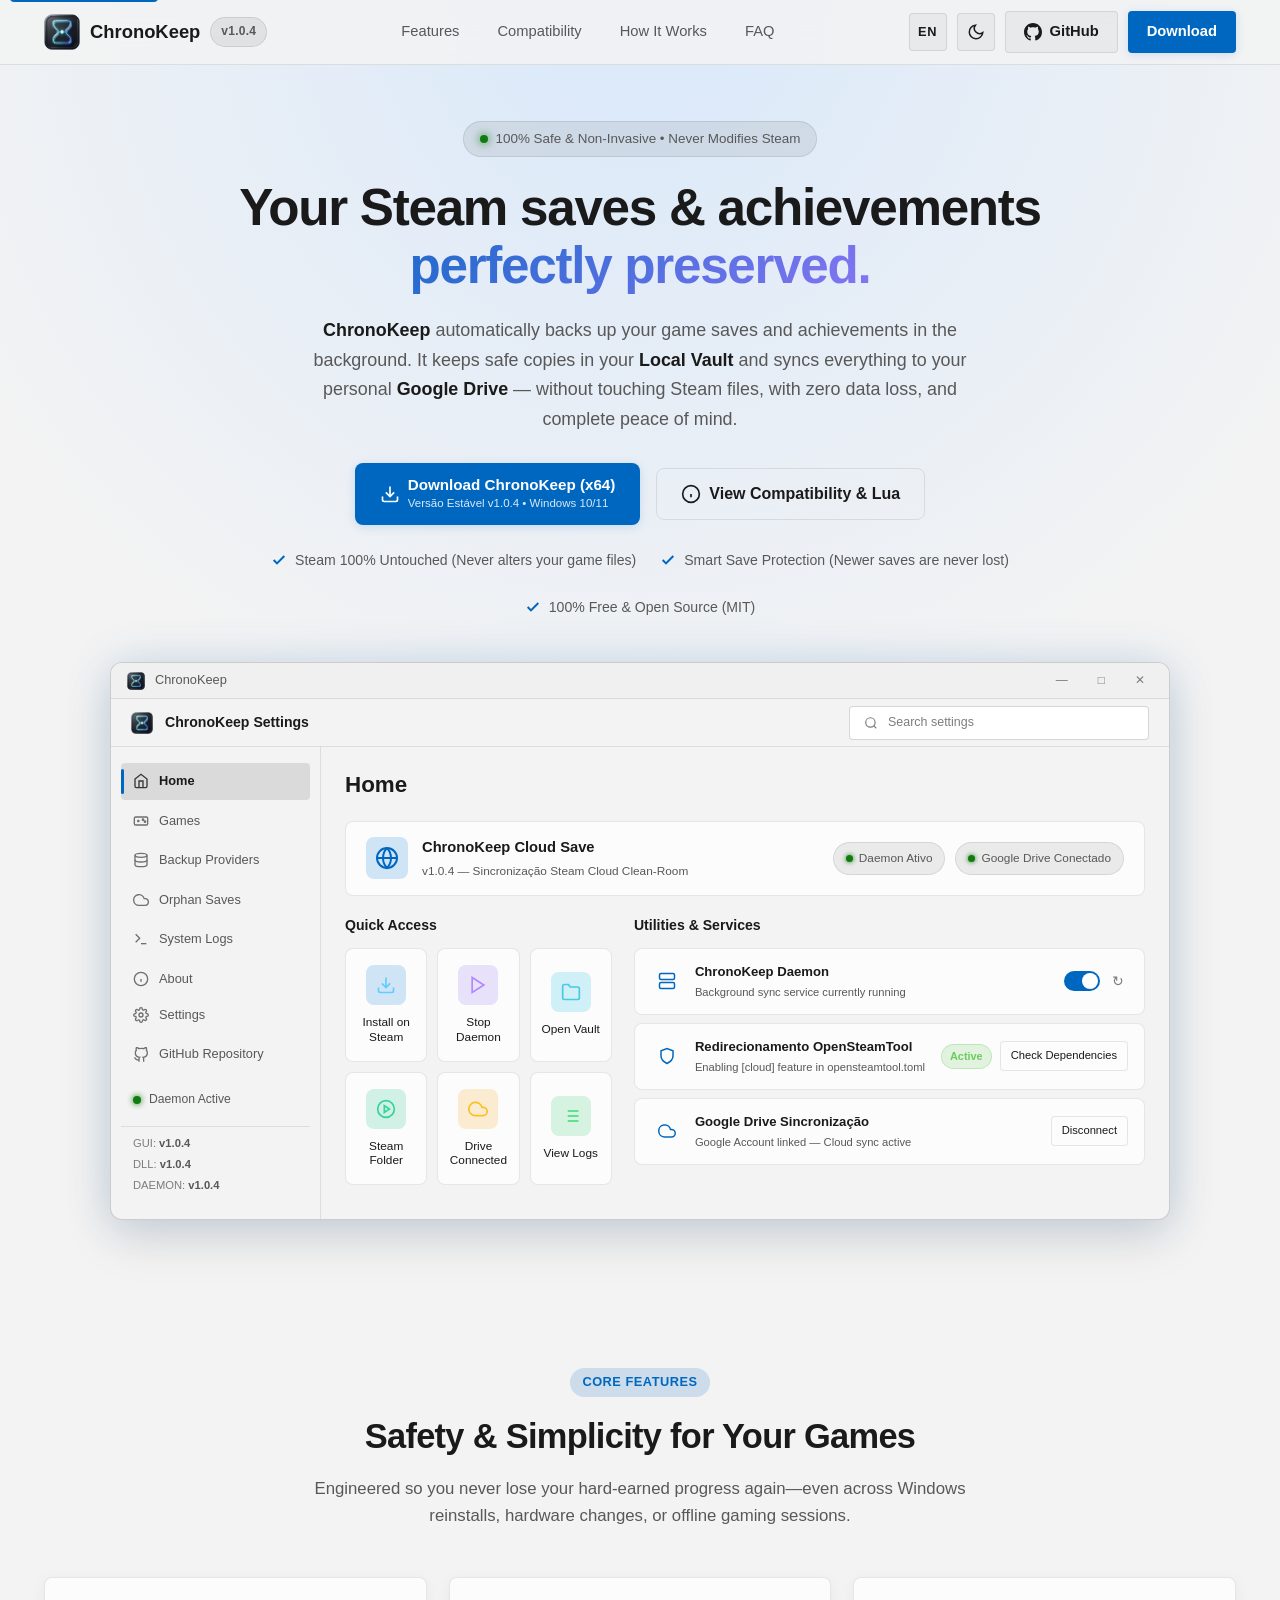
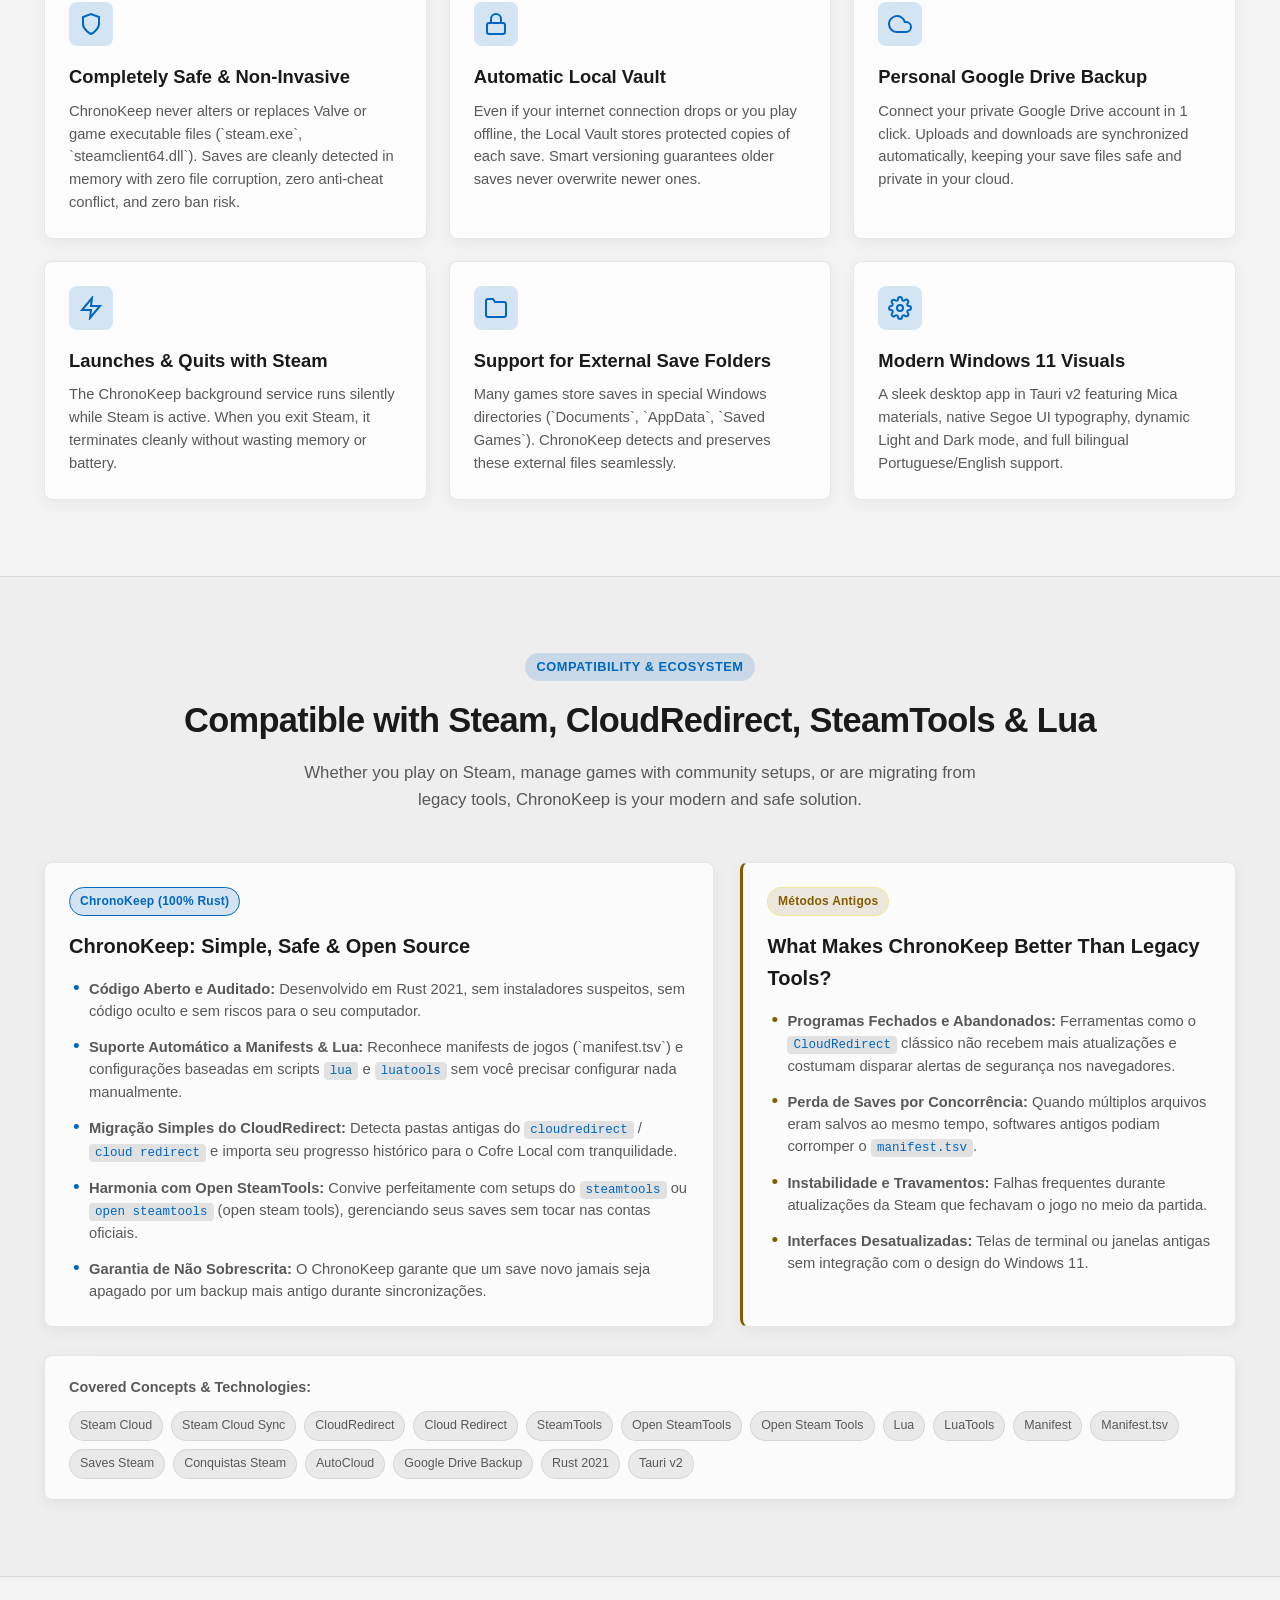
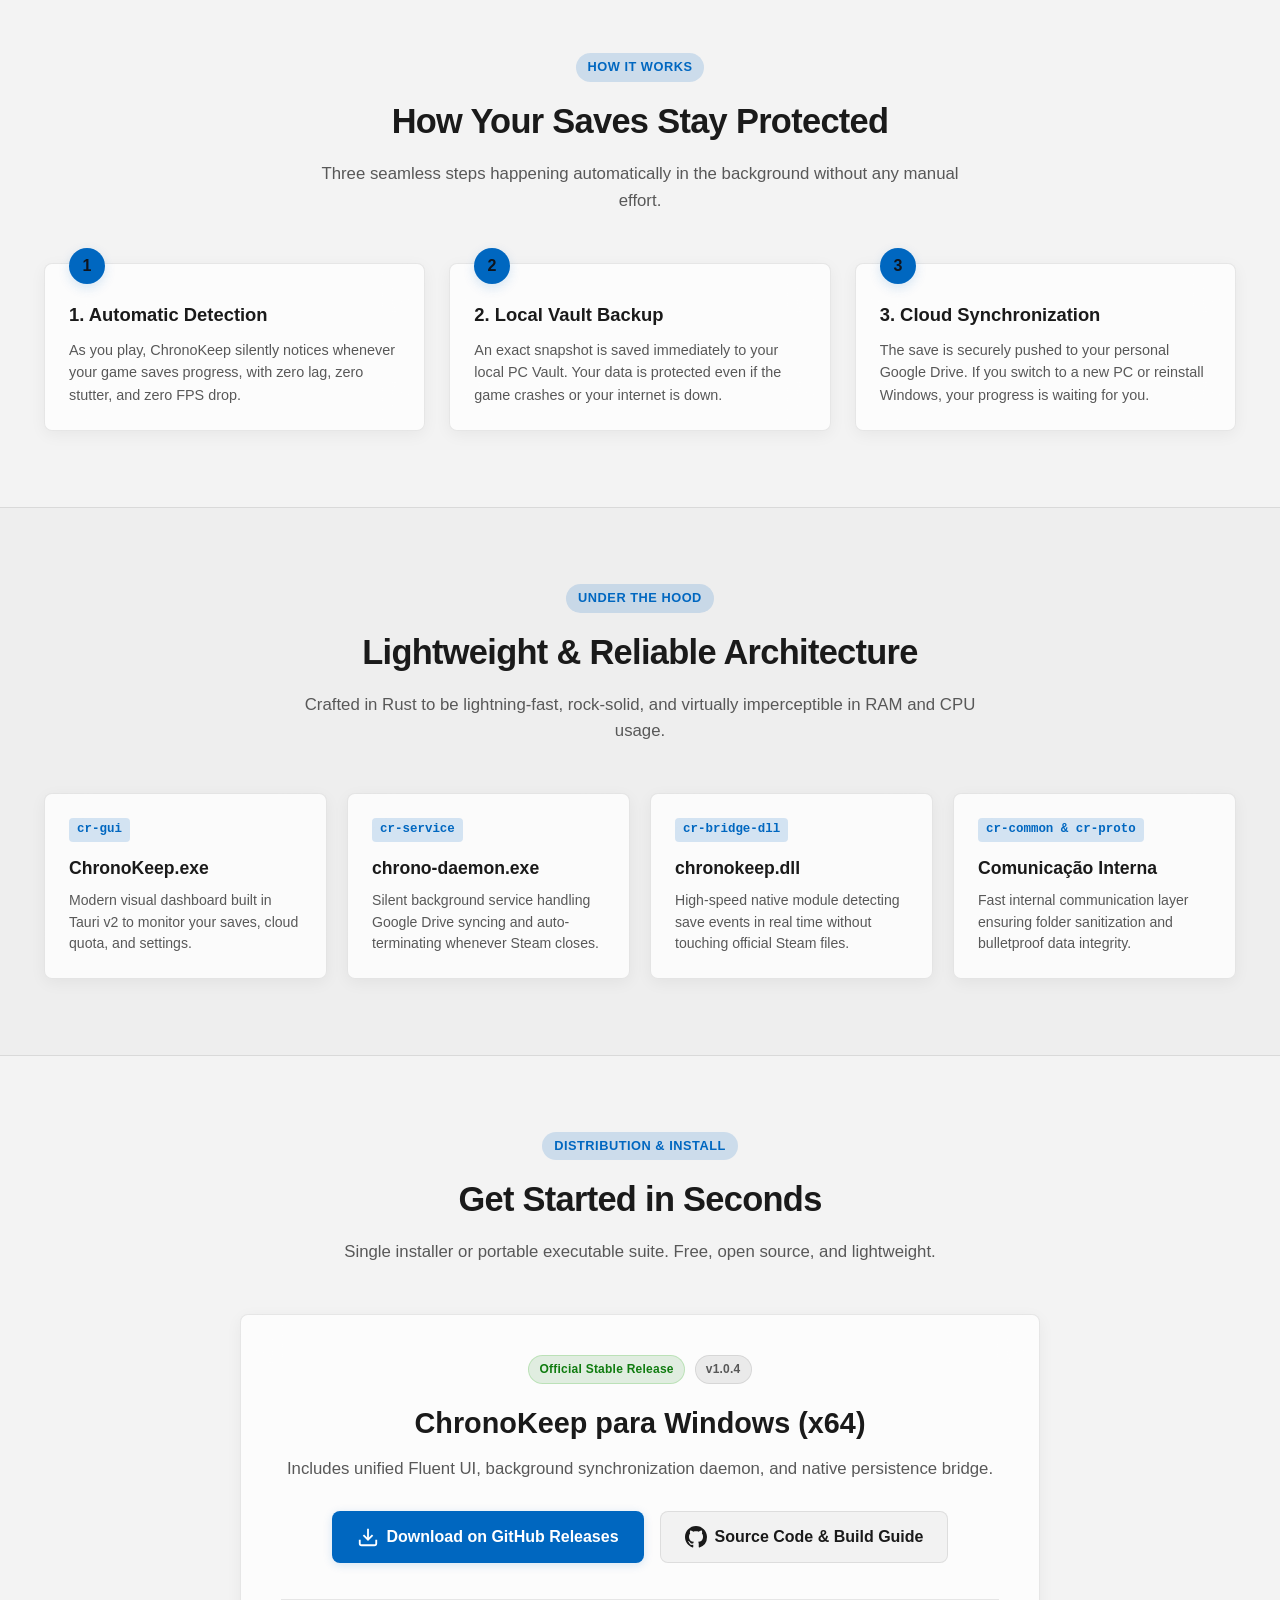
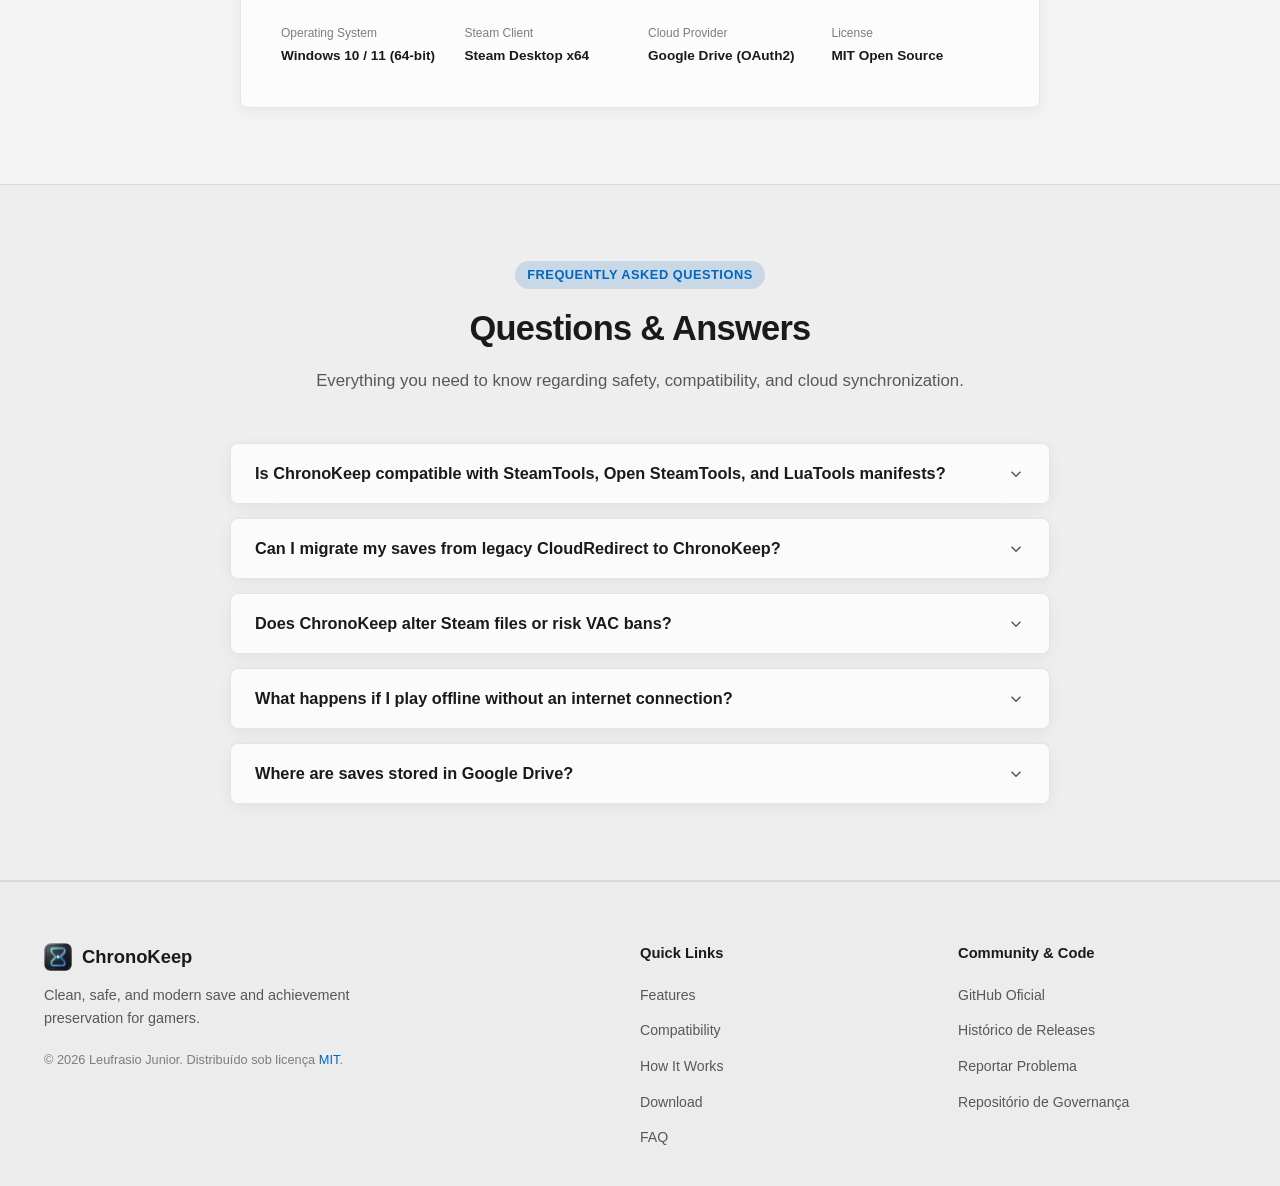
<file: index.html>
<!DOCTYPE html>
<html lang="pt-BR" data-theme="dark">
<head>
  <meta charset="UTF-8">
  <meta name="viewport" content="width=device-width, initial-scale=1.0">
  
  <!-- SEO Primary Meta Tags -->
  <title>ChronoKeep — Preservação & Sincronização Steam Cloud | Alternativa a CloudRedirect, SteamTools e LuaTools</title>
  <meta name="title" content="ChronoKeep — Preservação & Sincronização Steam Cloud | Alternativa a CloudRedirect, SteamTools e LuaTools">
  <meta name="description" content="O ChronoKeep é a solução moderna e segura para sincronizar e preservar seus jogos salvos e conquistas da Steam. Alternativa aberta ao CloudRedirect, SteamTools, Open SteamTools e LuaTools com suporte a scripts Lua, manifests e Google Drive.">
  <meta name="keywords" content="ChronoKeep, steam cloud, steam cloud sync, salvar jogos steam, cloudredirect, cloud redirect, steamtools, open steamtools, open steam tools, luatools, lua, manifest, manifest.tsv, steam save manager, backup steam cloud, conquistas steam, rust tauri">
  <meta name="author" content="Leufrasio Junior">
  <meta name="robots" content="index, follow, max-image-preview:large, max-snippet:-1, max-video-preview:-1">
  <link rel="canonical" href="https://leufrasiojunior.github.io/ChronoKeep/">

  <!-- Open Graph / Facebook -->
  <meta property="og:type" content="website">
  <meta property="og:url" content="https://leufrasiojunior.github.io/ChronoKeep/">
  <meta property="og:title" content="ChronoKeep — Preservação & Sincronização Steam Cloud">
  <meta property="og:description" content="Sincronize e preserve seus saves e conquistas da Steam com total segurança. Alternativa moderna a CloudRedirect e SteamTools. 100% Rust, Cofre Local e Google Drive.">
  <meta property="og:image" content="https://leufrasiojunior.github.io/ChronoKeep/app-logo.png">

  <!-- Twitter Cards -->
  <meta name="twitter:card" content="summary_large_image">
  <meta name="twitter:url" content="https://leufrasiojunior.github.io/ChronoKeep/">
  <meta name="twitter:title" content="ChronoKeep — Steam Cloud Save & Achievement Sync">
  <meta name="twitter:description" content="Steam Cloud and local save preservation suite. Modern open-source alternative to legacy CloudRedirect, Open SteamTools, and LuaTools.">
  <meta name="twitter:image" content="https://leufrasiojunior.github.io/ChronoKeep/app-logo.png">

  <!-- Favicon -->
  <link rel="icon" type="image/x-icon" href="favicon.ico">
  <link rel="apple-touch-icon" href="app-logo.png">

  <!-- Stylesheet -->
  <link rel="stylesheet" href="styles.css">

  <!-- Structured Data (JSON-LD) for Google Search Rich Results -->
  <script type="application/ld+json">
  {
    "@context": "https://schema.org",
    "@type": "SoftwareApplication",
    "name": "ChronoKeep",
    "operatingSystem": "Windows 10, Windows 11 (64-bit)",
    "applicationCategory": "UtilitiesApplication",
    "offers": {
      "@type": "Offer",
      "price": "0",
      "priceCurrency": "USD"
    },
    "description": "Safe, non-invasive Steam Cloud save and achievement synchronization suite developed in Rust and Tauri v2. Modern open-source alternative to CloudRedirect, Open SteamTools, and LuaTools with Lua manifest parsing and Google Drive cloud backup.",
    "softwareVersion": "1.0.4",
    "license": "https://opensource.org/licenses/MIT",
    "url": "https://leufrasiojunior.github.io/ChronoKeep/",
    "downloadUrl": "https://github.com/leufrasiojunior/ChronoKeep/releases/latest",
    "author": {
      "@type": "Person",
      "name": "Leufrasio Junior",
      "url": "https://github.com/leufrasiojunior"
    },
    "keywords": "steam cloud sync, cloudredirect alternative, steamtools, open steamtools, luatools, lua manifest, savegame backup, rust, tauri"
  }
  </script>
</head>
<body class="mica-bg">
  <!-- Skip to content for accessibility -->
  <a href="#main-content" class="skip-link" data-i18n="nav.skip">Pular para o conteúdo</a>

  <!-- Top Glassmorphic Navigation -->
  <header class="navbar-wrapper">
    <nav class="navbar" aria-label="Navegação Principal">
      <div class="nav-brand">
        <a href="#" class="brand-link" aria-label="ChronoKeep Home">
          <img src="app-logo.png" alt="ChronoKeep Logo" class="brand-logo" width="36" height="36">
          <span class="brand-text">ChronoKeep</span>
        </a>
        <span class="badge badge-subtle" id="nav-release-tag">v1.0.4</span>
      </div>

      <!-- Nav Links - Clean & Non-Wrapping -->
      <div class="nav-links" id="nav-links">
        <a href="#features" class="nav-link" data-i18n="nav.features">Recursos</a>
        <a href="#compatibility" class="nav-link" data-i18n="nav.compatibility">Compatibilidade</a>
        <a href="#how-it-works" class="nav-link" data-i18n="nav.how_it_works">Como Funciona</a>
        <a href="#faq" class="nav-link" data-i18n="nav.faq">FAQ</a>
      </div>

      <div class="nav-actions">
        <!-- Language Switcher -->
        <button id="lang-toggle-btn" class="icon-btn" title="Mudar Idioma / Change Language" aria-label="Mudar Idioma">
          <span class="lang-flag" id="lang-current-label">PT</span>
        </button>

        <!-- Theme Toggle -->
        <button id="theme-toggle-btn" class="icon-btn" title="Alternar Tema Claro/Escuro" aria-label="Alternar Tema">
          <svg class="theme-icon-sun" width="18" height="18" viewBox="0 0 24 24" fill="none" stroke="currentColor" stroke-width="2">
            <circle cx="12" cy="12" r="5"></circle>
            <line x1="12" y1="1" x2="12" y2="3"></line>
            <line x1="12" y1="21" x2="12" y2="23"></line>
            <line x1="4.22" y1="4.22" x2="5.64" y2="5.64"></line>
            <line x1="18.36" y1="18.36" x2="19.78" y2="19.78"></line>
            <line x1="1" y1="12" x2="3" y2="12"></line>
            <line x1="21" y1="12" x2="23" y2="12"></line>
            <line x1="4.22" y1="19.78" x2="5.64" y2="18.36"></line>
            <line x1="18.36" y1="5.64" x2="19.78" y2="4.22"></line>
          </svg>
          <svg class="theme-icon-moon" width="18" height="18" viewBox="0 0 24 24" fill="none" stroke="currentColor" stroke-width="2">
            <path d="M21 12.79A9 9 0 1 1 11.21 3 7 7 0 0 0 21 12.79z"></path>
          </svg>
        </button>

        <!-- GitHub Repo -->
        <a href="https://github.com/leufrasiojunior/ChronoKeep" target="_blank" rel="noopener noreferrer" class="btn btn-secondary btn-icon-only-mobile" title="Repositório no GitHub">
          <svg width="18" height="18" viewBox="0 0 24 24" fill="currentColor">
            <path d="M12 0C5.37 0 0 5.37 0 12c0 5.31 3.435 9.795 8.205 11.385.6.105.825-.255.825-.57 0-.285-.015-1.23-.015-2.235-3.015.555-3.795-.735-4.035-1.41-.135-.345-.72-1.41-1.23-1.695-.42-.225-1.02-.78-.015-.795.945-.015 1.62.87 1.845 1.23 1.08 1.815 2.805 1.305 3.495.99.105-.78.42-1.305.765-1.605-2.67-.3-5.46-1.335-5.46-5.925 0-1.305.465-2.385 1.23-3.225-.12-.3-.54-1.53.12-3.18 0 0 1.005-.315 3.3 1.23.96-.27 1.98-.405 3-.405s2.04.135 3 .405c2.295-1.56 3.3-1.23 3.3-1.23.66 1.65.24 2.88.12 3.18.765.84 1.23 1.905 1.23 3.225 0 4.605-2.805 5.625-5.475 5.925.435.375.81 1.095.81 2.22 0 1.605-.015 2.895-.015 3.3 0 .315.225.69.825.57A12.02 12.02 0 0 0 24 12c0-6.63-5.37-12-12-12z"/>
          </svg>
          <span class="btn-text">GitHub</span>
        </a>

        <!-- Download Action -->
        <a href="#download" class="btn btn-primary" data-i18n="nav.download">Baixar</a>

        <!-- Mobile Menu Hamburger -->
        <button id="mobile-menu-btn" class="icon-btn mobile-only" aria-label="Abrir Menu">
          <svg width="22" height="22" viewBox="0 0 24 24" fill="none" stroke="currentColor" stroke-width="2">
            <line x1="3" y1="12" x2="21" y2="12"></line>
            <line x1="3" y1="6" x2="21" y2="6"></line>
            <line x1="3" y1="18" x2="21" y2="18"></line>
          </svg>
        </button>
      </div>
    </nav>
  </header>

  <main id="main-content">
    <!-- Hero Section -->
    <section class="hero-section">
      <div class="container hero-container">
        <div class="hero-content">
          <div class="hero-pill-badge">
            <span class="status-dot"></span>
            <span data-i18n="hero.pill">100% Seguro & Não Invasivo • Sem Modificar a Steam</span>
          </div>
          
          <h1 class="hero-title">
            <span data-i18n="hero.title_part1">Seus saves e conquistas da Steam</span>
            <span class="gradient-text" data-i18n="hero.title_part2">preservados com perfeição.</span>
          </h1>

          <p class="hero-description" data-i18n="hero.desc">
            O <strong>ChronoKeep</strong> salva seus jogos e conquistas automaticamente em segundo plano. Ele guarda cópias seguras no seu <strong>Cofre Local</strong> e sincroniza tudo com o seu <strong>Google Drive</strong> — sem alterar nenhum arquivo da Steam, sem perdas acidentais e com total segurança.
          </p>

          <div class="hero-cta-group">
            <a href="https://github.com/leufrasiojunior/ChronoKeep/releases/latest" id="hero-download-btn" class="btn btn-primary btn-lg" target="_blank" rel="noopener">
              <svg width="20" height="20" viewBox="0 0 24 24" fill="none" stroke="currentColor" stroke-width="2">
                <path d="M21 15v4a2 2 0 0 1-2 2H5a2 2 0 0 1-2-2v-4"></path>
                <polyline points="7 10 12 15 17 10"></polyline>
                <line x1="12" y1="15" x2="12" y2="3"></line>
              </svg>
              <div class="btn-double-text">
                <span class="btn-label" data-i18n="hero.btn_download">Baixar ChronoKeep (x64)</span>
                <span class="btn-subtext" id="hero-version-text">Versão Estável v1.0.4 • Windows 10/11</span>
              </div>
            </a>

            <a href="#compatibility" class="btn btn-subtle btn-lg">
              <svg width="20" height="20" viewBox="0 0 24 24" fill="none" stroke="currentColor" stroke-width="2">
                <circle cx="12" cy="12" r="10"></circle>
                <line x1="12" y1="16" x2="12" y2="12"></line>
                <line x1="12" y1="8" x2="12.01" y2="8"></line>
              </svg>
              <span data-i18n="hero.btn_learn">Ver Compatibilidade & Lua</span>
            </a>
          </div>

          <div class="hero-highlights-row">
            <div class="highlight-item">
              <svg class="check-icon" width="16" height="16" viewBox="0 0 24 24" fill="none" stroke="currentColor" stroke-width="3">
                <polyline points="20 6 9 17 4 12"></polyline>
              </svg>
              <span data-i18n="hero.check1">Steam 100% Intacta (Não altera nenhum arquivo)</span>
            </div>
            <div class="highlight-item">
              <svg class="check-icon" width="16" height="16" viewBox="0 0 24 24" fill="none" stroke="currentColor" stroke-width="3">
                <polyline points="20 6 9 17 4 12"></polyline>
              </svg>
              <span data-i18n="hero.check2">Proteção Inteligente (Saves novos nunca são perdidos)</span>
            </div>
            <div class="highlight-item">
              <svg class="check-icon" width="16" height="16" viewBox="0 0 24 24" fill="none" stroke="currentColor" stroke-width="3">
                <polyline points="20 6 9 17 4 12"></polyline>
              </svg>
              <span data-i18n="hero.check3">100% Gratuito & Código Aberto (MIT)</span>
            </div>
          </div>
        </div>

        <!-- Grand Windows 11 App Window Showcase (1060px Max Width — Full Desktop Space) -->
        <div class="hero-visual" aria-hidden="true">
          <div class="fluent-window-frame">
            <!-- Win11 Titlebar -->
            <div class="window-titlebar">
              <div class="window-info">
                <img src="app-logo.png" alt="" class="window-logo">
                <span class="window-title">ChronoKeep</span>
              </div>
              <div class="window-controls">
                <span class="control-btn minimize">―</span>
                <span class="control-btn maximize">□</span>
                <span class="control-btn close">✕</span>
              </div>
            </div>

            <!-- Integrated App Subheader with Search -->
            <div class="mockup-app-subheader">
              <div class="subheader-brand">
                <img src="app-logo.png" alt="" class="subheader-logo">
                <span class="subheader-title" data-i18n="mockup.app_header">Configurações do ChronoKeep</span>
              </div>
              <div class="mockup-search-box">
                <svg width="14" height="14" viewBox="0 0 24 24" fill="none" stroke="currentColor" stroke-width="2">
                  <circle cx="11" cy="11" r="8"></circle>
                  <line x1="21" y1="21" x2="16.65" y2="16.65"></line>
                </svg>
                <span class="mockup-search-placeholder" data-i18n="mockup.search_placeholder">Pesquisar por configurações</span>
              </div>
            </div>

            <!-- Real App Body Layout -->
            <div class="window-body">
              <!-- Left Sidebar Navigation Rail -->
              <aside class="mockup-sidebar">
                <div class="mockup-nav-group top">
                  <div class="mockup-nav-item active">
                    <span class="mockup-active-bar"></span>
                    <svg width="16" height="16" viewBox="0 0 24 24" fill="none" stroke="currentColor" stroke-width="2">
                      <path d="M3 9l9-7 9 7v11a2 2 0 0 1-2 2H5a2 2 0 0 1-2-2z"></path>
                      <polyline points="9 22 9 12 15 12 15 22"></polyline>
                    </svg>
                    <span data-i18n="mockup.nav_home">Início</span>
                  </div>

                  <div class="mockup-nav-item">
                    <svg width="16" height="16" viewBox="0 0 24 24" fill="none" stroke="currentColor" stroke-width="2">
                      <rect x="2" y="6" width="20" height="12" rx="2"></rect>
                      <path d="M6 12h4m-2-2v4m7-3a1 1 0 1 0 0-2 1 1 0 0 0 0 2zm3 3a1 1 0 1 0 0-2 1 1 0 0 0 0 2z"></path>
                    </svg>
                    <span data-i18n="mockup.nav_games">Jogos</span>
                  </div>

                  <div class="mockup-nav-item">
                    <svg width="16" height="16" viewBox="0 0 24 24" fill="none" stroke="currentColor" stroke-width="2">
                      <ellipse cx="12" cy="5" rx="9" ry="3"></ellipse>
                      <path d="M21 12c0 1.66-4 3-9 3s-9-1.34-9-3"></path>
                      <path d="M3 5v14c0 1.66 4 3 9 3s9-1.34 9-3V5"></path>
                    </svg>
                    <span data-i18n="mockup.nav_providers">Provedores de Backup</span>
                  </div>

                  <div class="mockup-nav-item">
                    <svg width="16" height="16" viewBox="0 0 24 24" fill="none" stroke="currentColor" stroke-width="2">
                      <path d="M18 10h-1.26A8 8 0 1 0 9 20h9a5 5 0 0 0 0-10z"></path>
                    </svg>
                    <span data-i18n="mockup.nav_saves">Saves Órfãos</span>
                  </div>

                  <div class="mockup-nav-item">
                    <svg width="16" height="16" viewBox="0 0 24 24" fill="none" stroke="currentColor" stroke-width="2">
                      <polyline points="4 17 10 11 4 5"></polyline>
                      <line x1="12" y1="19" x2="20" y2="19"></line>
                    </svg>
                    <span data-i18n="mockup.nav_logs">Logs do Sistema</span>
                  </div>

                  <div class="mockup-nav-item">
                    <svg width="16" height="16" viewBox="0 0 24 24" fill="none" stroke="currentColor" stroke-width="2">
                      <circle cx="12" cy="12" r="10"></circle>
                      <line x1="12" y1="16" x2="12" y2="12"></line>
                      <line x1="12" y1="8" x2="12.01" y2="8"></line>
                    </svg>
                    <span data-i18n="mockup.nav_about">Sobre</span>
                  </div>
                </div>

                <div class="mockup-nav-group bottom">
                  <div class="mockup-nav-item">
                    <svg width="16" height="16" viewBox="0 0 24 24" fill="none" stroke="currentColor" stroke-width="2">
                      <circle cx="12" cy="12" r="3"></circle>
                      <path d="M19.4 15a1.65 1.65 0 0 0 .33 1.82l.06.06a2 2 0 0 1 0 2.83 2 2 0 0 1-2.83 0l-.06-.06a1.65 1.65 0 0 0-1.82-.33 1.65 1.65 0 0 0-1 1.51V21a2 2 0 0 1-2 2 2 2 0 0 1-2-2v-.09A1.65 1.65 0 0 0 9 19.4a1.65 1.65 0 0 0-1.82.33l-.06.06a2 2 0 0 1-2.83 0 2 2 0 0 1 0-2.83l.06-.06a1.65 1.65 0 0 0 .33-1.82 1.65 1.65 0 0 0-1.51-1H3a2 2 0 0 1-2-2 2 2 0 0 1 2-2h.09A1.65 1.65 0 0 0 4.6 9a1.65 1.65 0 0 0-.33-1.82l-.06-.06a2 2 0 0 1 0-2.83 2 2 0 0 1 2.83 0l.06.06a1.65 1.65 0 0 0 1.82.33H9a1.65 1.65 0 0 0 1-1.51V3a2 2 0 0 1 2-2 2 2 0 0 1 2 2v.09a1.65 1.65 0 0 0 1 1.51 1.65 1.65 0 0 0 1.82-.33l.06-.06a2 2 0 0 1 2.83 0 2 2 0 0 1 0 2.83l-.06.06a1.65 1.65 0 0 0-.33 1.82V9a1.65 1.65 0 0 0 1.51 1H21a2 2 0 0 1 2 2 2 2 0 0 1-2 2h-.09a1.65 1.65 0 0 0-1.51 1z"></path>
                    </svg>
                    <span data-i18n="mockup.nav_settings">Configurações</span>
                  </div>
                  <div class="mockup-nav-item">
                    <svg width="16" height="16" viewBox="0 0 24 24" fill="none" stroke="currentColor" stroke-width="2">
                      <path d="M9 19c-5 1.5-5-2.5-7-3m14 6v-3.87a3.37 3.37 0 0 0-.94-2.61c3.14-.35 6.44-1.54 6.44-7A5.44 5.44 0 0 0 20 4.77 5.07 5.07 0 0 0 19.91 1S18.73.65 16 2.48a13.38 13.38 0 0 0-7 0C6.27.65 5.09 1 5.09 1A5.07 5.07 0 0 0 5 4.77a5.44 5.44 0 0 0-1.5 3.78c0 5.42 3.3 6.61 6.44 7A3.37 3.37 0 0 0 9 18.13V22"></path>
                    </svg>
                    <span data-i18n="mockup.nav_github">Repositório GitHub</span>
                  </div>

                  <div class="mockup-system-status">
                    <span class="status-dot-mini"></span>
                    <span data-i18n="mockup.daemon_active">Daemon Ativo</span>
                  </div>

                  <div class="mockup-sidebar-versions">
                    <div><span>GUI:</span> <strong>v1.0.4</strong></div>
                    <div><span>DLL:</span> <strong>v1.0.4</strong></div>
                    <div><span>DAEMON:</span> <strong>v1.0.4</strong></div>
                  </div>
                </div>
              </aside>

              <!-- Main Viewport: Exact replica of the Home Screen -->
              <div class="mockup-main">
                <div class="mockup-view-header">
                  <h2 class="mockup-page-title" data-i18n="mockup.page_home">Início</h2>
                </div>

                <!-- Hero Status Card -->
                <div class="mockup-hero-card">
                  <div class="mockup-hero-left">
                    <div class="mockup-globe-icon">
                      <svg width="24" height="24" viewBox="0 0 24 24" fill="none" stroke="currentColor" stroke-width="2">
                        <circle cx="12" cy="12" r="10"></circle>
                        <path d="M12 2a14.5 14.5 0 0 0 0 20 14.5 14.5 0 0 0 0-20"></path>
                        <path d="M2 12h20"></path>
                      </svg>
                    </div>
                    <div>
                      <div class="mockup-hero-title">ChronoKeep Cloud Save</div>
                      <div class="mockup-hero-sub">v1.0.4 — Sincronização Steam Cloud Clean-Room</div>
                    </div>
                  </div>
                  <div class="mockup-hero-badges">
                    <span class="mockup-badge-pill green">
                      <span class="badge-dot-green"></span> Daemon Ativo
                    </span>
                    <span class="mockup-badge-pill green">
                      <span class="badge-dot-green"></span> Google Drive Conectado
                    </span>
                  </div>
                </div>

                <!-- Two-Column Section: Acesso Rápido & Utilitários -->
                <div class="mockup-two-col">
                  <!-- Col 1: Acesso Rápido -->
                  <div class="mockup-col">
                    <div class="mockup-section-heading" data-i18n="mockup.quick_access">Acesso rápido</div>
                    <div class="mockup-quick-grid">
                      <div class="mockup-tile">
                        <div class="tile-icon-box blue">
                          <svg width="20" height="20" viewBox="0 0 24 24" fill="none" stroke="currentColor" stroke-width="2">
                            <path d="M21 15v4a2 2 0 0 1-2 2H5a2 2 0 0 1-2-2v-4"></path>
                            <polyline points="7 10 12 15 17 10"></polyline>
                            <line x1="12" y1="15" x2="12" y2="3"></line>
                          </svg>
                        </div>
                        <span class="mockup-tile-label" data-i18n="mockup.tile_install">Instalar na Steam</span>
                      </div>

                      <div class="mockup-tile">
                        <div class="tile-icon-box purple">
                          <svg width="20" height="20" viewBox="0 0 24 24" fill="none" stroke="currentColor" stroke-width="2">
                            <polygon points="5 3 19 12 5 21 5 3"></polygon>
                          </svg>
                        </div>
                        <span class="mockup-tile-label" data-i18n="mockup.tile_daemon">Parar Daemon</span>
                      </div>

                      <div class="mockup-tile">
                        <div class="tile-icon-box cyan">
                          <svg width="20" height="20" viewBox="0 0 24 24" fill="none" stroke="currentColor" stroke-width="2">
                            <path d="M22 19a2 2 0 0 1-2 2H4a2 2 0 0 1-2-2V5a2 2 0 0 1 2-2h5l2 3h9a2 2 0 0 1 2 2z"></path>
                          </svg>
                        </div>
                        <span class="mockup-tile-label" data-i18n="mockup.tile_vault">Abrir Cofre</span>
                      </div>

                      <div class="mockup-tile">
                        <div class="tile-icon-box teal">
                          <svg width="20" height="20" viewBox="0 0 24 24" fill="none" stroke="currentColor" stroke-width="2">
                            <circle cx="12" cy="12" r="10"></circle>
                            <polygon points="10 8 16 12 10 16 10 8"></polygon>
                          </svg>
                        </div>
                        <span class="mockup-tile-label" data-i18n="mockup.tile_steam">Pasta Steam</span>
                      </div>

                      <div class="mockup-tile">
                        <div class="tile-icon-box orange">
                          <svg width="20" height="20" viewBox="0 0 24 24" fill="none" stroke="currentColor" stroke-width="2">
                            <path d="M18 10h-1.26A8 8 0 1 0 9 20h9a5 5 0 0 0 0-10z"></path>
                          </svg>
                        </div>
                        <span class="mockup-tile-label" data-i18n="mockup.tile_drive">Drive Conectado</span>
                      </div>

                      <div class="mockup-tile">
                        <div class="tile-icon-box green">
                          <svg width="20" height="20" viewBox="0 0 24 24" fill="none" stroke="currentColor" stroke-width="2">
                            <line x1="8" y1="6" x2="21" y2="6"></line>
                            <line x1="8" y1="12" x2="21" y2="12"></line>
                            <line x1="8" y1="18" x2="21" y2="18"></line>
                            <line x1="3" y1="6" x2="3.01" y2="6"></line>
                            <line x1="3" y1="12" x2="3.01" y2="12"></line>
                            <line x1="3" y1="18" x2="3.01" y2="18"></line>
                          </svg>
                        </div>
                        <span class="mockup-tile-label" data-i18n="mockup.tile_logs">Ver Logs</span>
                      </div>
                    </div>
                  </div>

                  <!-- Col 2: Utilitários e Serviços -->
                  <div class="mockup-col">
                    <div class="mockup-section-heading" data-i18n="mockup.utilities">Utilitários e Serviços</div>
                    <div class="mockup-services-list">
                      <!-- Service 1: Daemon -->
                      <div class="mockup-service-card">
                        <div class="service-left">
                          <div class="service-icon-box">
                            <svg width="18" height="18" viewBox="0 0 24 24" fill="none" stroke="currentColor" stroke-width="2">
                              <rect x="2" y="2" width="20" height="8" rx="2" ry="2"></rect>
                              <rect x="2" y="14" width="20" height="8" rx="2" ry="2"></rect>
                              <line x1="6" y1="6" x2="6.01" y2="6"></line>
                              <line x1="6" y1="18" x2="6.01" y2="18"></line>
                            </svg>
                          </div>
                          <div>
                            <div class="service-name">ChronoKeep Daemon</div>
                            <div class="service-desc" data-i18n="mockup.daemon_desc">Serviço de sincronização ativo em segundo plano</div>
                          </div>
                        </div>
                        <div class="service-right">
                          <span class="mockup-switch active"><span class="switch-knob"></span></span>
                          <span class="mockup-refresh-btn">↻</span>
                        </div>
                      </div>

                      <!-- Service 2: OpenSteamTool -->
                      <div class="mockup-service-card">
                        <div class="service-left">
                          <div class="service-icon-box">
                            <svg width="18" height="18" viewBox="0 0 24 24" fill="none" stroke="currentColor" stroke-width="2">
                              <path d="M12 22s8-4 8-10V5l-8-3-8 3v7c0 6 8 10 8 10z"></path>
                            </svg>
                          </div>
                          <div>
                            <div class="service-name">Redirecionamento OpenSteamTool</div>
                            <div class="service-desc" data-i18n="mockup.ost_desc">Habilitação do recurso [cloud] no opensteamtool.toml</div>
                          </div>
                        </div>
                        <div class="service-right">
                          <span class="mockup-pill-active" data-i18n="mockup.active">Ativo</span>
                          <span class="mockup-sm-btn" data-i18n="mockup.check_deps">Verificar Dependências</span>
                        </div>
                      </div>

                      <!-- Service 3: Google Drive -->
                      <div class="mockup-service-card">
                        <div class="service-left">
                          <div class="service-icon-box">
                            <svg width="18" height="18" viewBox="0 0 24 24" fill="none" stroke="currentColor" stroke-width="2">
                              <path d="M18 10h-1.26A8 8 0 1 0 9 20h9a5 5 0 0 0 0-10z"></path>
                            </svg>
                          </div>
                          <div>
                            <div class="service-name">Google Drive Sincronização</div>
                            <div class="service-desc" data-i18n="mockup.gdrive_desc">Conta Google vinculada — Sincronização em nuvem ativa</div>
                          </div>
                        </div>
                        <div class="service-right">
                          <span class="mockup-sm-btn" data-i18n="mockup.disconnect">Desconectar</span>
                        </div>
                      </div>
                    </div>
                  </div>
                </div>

              </div>
            </div>
          </div>
        </div>
      </div>
    </section>

    <!-- Key Features Section -->
    <section class="section" id="features">
      <div class="container">
        <div class="section-header text-center">
          <span class="section-pill" data-i18n="features.pill">Funcionalidades Principais</span>
          <h2 class="section-title" data-i18n="features.title">Segurança e Praticidade para Seus Jogos</h2>
          <p class="section-desc" data-i18n="features.desc">
            Projetado para que você nunca mais perca horas de jogo após formatar o computador, trocar de PC ou jogar sem internet.
          </p>
        </div>

        <div class="features-grid">
          <div class="fluent-card feature-card">
            <div class="feature-icon-wrapper">
              <svg width="24" height="24" viewBox="0 0 24 24" fill="none" stroke="currentColor" stroke-width="2">
                <path d="M12 22s8-4 8-10V5l-8-3-8 3v7c0 6 8 10 8 10z"></path>
              </svg>
            </div>
            <h3 class="feature-title" data-i18n="features.cleanroom_title">Totalmente Seguro e Não Invasivo</h3>
            <p class="feature-text" data-i18n="features.cleanroom_desc">
              O ChronoKeep não altera nem substitui nenhum arquivo da Valve ou dos seus jogos (`steam.exe`, `steamclient64.dll`). O salvamento é detectado de forma limpa na memória, sem risco de corrupção, sem conflitos com anti-cheat e sem banimentos.
            </p>
          </div>

          <div class="fluent-card feature-card">
            <div class="feature-icon-wrapper">
              <svg width="24" height="24" viewBox="0 0 24 24" fill="none" stroke="currentColor" stroke-width="2">
                <rect x="3" y="11" width="18" height="11" rx="2" ry="2"></rect>
                <path d="M7 11V7a5 5 0 0 1 10 0v4"></path>
              </svg>
            </div>
            <h3 class="feature-title" data-i18n="features.vault_title">Cofre Local Automático</h3>
            <p class="feature-text" data-i18n="features.vault_desc">
              Mesmo se sua internet cair ou você jogar offline, o Cofre Local guarda cópias protegidas de cada save. O sistema inteligente impede que um save antigo acabe sobrescrevendo um mais novo.
            </p>
          </div>

          <div class="fluent-card feature-card">
            <div class="feature-icon-wrapper">
              <svg width="24" height="24" viewBox="0 0 24 24" fill="none" stroke="currentColor" stroke-width="2">
                <path d="M18 10h-1.26A8 8 0 1 0 9 20h9a5 5 0 0 0 0-10z"></path>
              </svg>
            </div>
            <h3 class="feature-title" data-i18n="features.gdrive_title">Backup no seu Google Drive</h3>
            <p class="feature-text" data-i18n="features.gdrive_desc">
              Conecte sua própria conta do Google Drive com 1 clique. Os uploads e downloads são organizados automaticamente, garantindo que tudo chegue seguro à sua nuvem pessoal.
            </p>
          </div>

          <div class="fluent-card feature-card">
            <div class="feature-icon-wrapper">
              <svg width="24" height="24" viewBox="0 0 24 24" fill="none" stroke="currentColor" stroke-width="2">
                <polygon points="13 2 3 14 12 14 11 22 21 10 12 10 13 2"></polygon>
              </svg>
            </div>
            <h3 class="feature-title" data-i18n="features.lifecycle_title">Abre e Fecha com a Steam</h3>
            <p class="feature-text" data-i18n="features.lifecycle_desc">
              O serviço do ChronoKeep funciona silenciosamente em segundo plano enquanto a Steam estiver aberta. Quando você fechar a Steam, ele se encerra sozinho sem consumir memória.
            </p>
          </div>

          <div class="fluent-card feature-card">
            <div class="feature-icon-wrapper">
              <svg width="24" height="24" viewBox="0 0 24 24" fill="none" stroke="currentColor" stroke-width="2">
                <path d="M22 19a2 2 0 0 1-2 2H4a2 2 0 0 1-2-2V5a2 2 0 0 1 2-2h5l2 3h9a2 2 0 0 1 2 2z"></path>
              </svg>
            </div>
            <h3 class="feature-title" data-i18n="features.autocloud_title">Suporte a Saves Fora da Pasta Steam</h3>
            <p class="feature-text" data-i18n="features.autocloud_desc">
              Muitos jogos salvam em pastas especiais do Windows (`Documentos`, `AppData`, `Saved Games`). O ChronoKeep localiza e preserva esses arquivos automaticamente.
            </p>
          </div>

          <div class="fluent-card feature-card">
            <div class="feature-icon-wrapper">
              <svg width="24" height="24" viewBox="0 0 24 24" fill="none" stroke="currentColor" stroke-width="2">
                <circle cx="12" cy="12" r="3"></circle>
                <path d="M19.4 15a1.65 1.65 0 0 0 .33 1.82l.06.06a2 2 0 0 1 0 2.83 2 2 0 0 1-2.83 0l-.06-.06a1.65 1.65 0 0 0-1.82-.33 1.65 1.65 0 0 0-1 1.51V21a2 2 0 0 1-2 2 2 2 0 0 1-2-2v-.09A1.65 1.65 0 0 0 9 19.4a1.65 1.65 0 0 0-1.82.33l-.06.06a2 2 0 0 1-2.83 0 2 2 0 0 1 0-2.83l.06-.06a1.65 1.65 0 0 0 .33-1.82 1.65 1.65 0 0 0-1.51-1H3a2 2 0 0 1-2-2 2 2 0 0 1 2-2h.09A1.65 1.65 0 0 0 4.6 9a1.65 1.65 0 0 0-.33-1.82l-.06-.06a2 2 0 0 1 0-2.83 2 2 0 0 1 2.83 0l.06.06a1.65 1.65 0 0 0 1.82.33H9a1.65 1.65 0 0 0 1-1.51V3a2 2 0 0 1 2-2 2 2 0 0 1 2 2v.09a1.65 1.65 0 0 0 1 1.51 1.65 1.65 0 0 0 1.82-.33l.06-.06a2 2 0 0 1 2.83 0 2 2 0 0 1 0 2.83l-.06.06a1.65 1.65 0 0 0-.33 1.82V9a1.65 1.65 0 0 0 1.51 1H21a2 2 0 0 1 2 2 2 2 0 0 1-2 2h-.09a1.65 1.65 0 0 0-1.51 1z"></path>
              </svg>
            </div>
            <h3 class="feature-title" data-i18n="features.ui_title">Visual Moderno do Windows 11</h3>
            <p class="feature-text" data-i18n="features.ui_desc">
              Interface fluida e elegante em Tauri v2 com efeito Mica, fontes nativas do Windows 11, modo Claro e Escuro, e suporte completo em português e inglês.
            </p>
          </div>
        </div>
      </div>
    </section>

    <!-- Compatibility Section: CloudRedirect, SteamTools, Open SteamTools, Lua, Manifests -->
    <section class="section section-alt" id="compatibility">
      <div class="container">
        <div class="section-header text-center">
          <span class="section-pill" data-i18n="compat.pill">Compatibilidade & Termos</span>
          <h2 class="section-title" data-i18n="compat.title">Compatível com Steam, CloudRedirect, SteamTools e Lua</h2>
          <p class="section-desc" data-i18n="compat.desc">
            Se você já utilizava ferramentas comunitárias ou scripts para gerenciar jogos, o ChronoKeep foi construído para ser a sua evolução moderna, transparente e sem riscos.
          </p>
        </div>

        <div class="comparison-grid">
          <div class="fluent-card comparison-card">
            <div class="badge badge-accent">ChronoKeep (100% Rust)</div>
            <h3 class="compat-heading" data-i18n="compat.ck_title">ChronoKeep: Fácil, Seguro e Aberto</h3>
            <ul class="compat-list">
              <li>
                <strong>Código Aberto e Auditado:</strong> Desenvolvido em Rust 2021, sem instaladores suspeitos, sem código oculto e sem riscos para o seu computador.
              </li>
              <li>
                <strong>Suporte Automático a Manifests & Lua:</strong> Reconhece manifests de jogos (`manifest.tsv`) e configurações baseadas em scripts <code>lua</code> e <code>luatools</code> sem você precisar configurar nada manualmente.
              </li>
              <li>
                <strong>Migração Simples do CloudRedirect:</strong> Detecta pastas antigas do <code>cloudredirect</code> / <code>cloud redirect</code> e importa seu progresso histórico para o Cofre Local com tranquilidade.
              </li>
              <li>
                <strong>Harmonia com Open SteamTools:</strong> Convive perfeitamente com setups do <code>steamtools</code> ou <code>open steamtools</code> (open steam tools), gerenciando seus saves sem tocar nas contas oficiais.
              </li>
              <li>
                <strong>Garantia de Não Sobrescrita:</strong> O ChronoKeep garante que um save novo jamais seja apagado por um backup mais antigo durante sincronizações.
              </li>
            </ul>
          </div>

          <div class="fluent-card comparison-card comparison-card-legacy">
            <div class="badge badge-warning">Métodos Antigos</div>
            <h3 class="compat-heading" data-i18n="compat.legacy_title">O Que Muda em Relação a Métodos Antigos?</h3>
            <ul class="compat-list">
              <li>
                <strong>Programas Fechados e Abandonados:</strong> Ferramentas como o <code>CloudRedirect</code> clássico não recebem mais atualizações e costumam disparar alertas de segurança nos navegadores.
              </li>
              <li>
                <strong>Perda de Saves por Concorrência:</strong> Quando múltiplos arquivos eram salvos ao mesmo tempo, softwares antigos podiam corromper o <code>manifest.tsv</code>.
              </li>
              <li>
                <strong>Instabilidade e Travamentos:</strong> Falhas frequentes durante atualizações da Steam que fechavam o jogo no meio da partida.
              </li>
              <li>
                <strong>Interfaces Desatualizadas:</strong> Telas de terminal ou janelas antigas sem integração com o design do Windows 11.
              </li>
            </ul>
          </div>
        </div>

        <!-- Tag Cloud / Search Terms Box for Transparent SEO -->
        <div class="search-keywords-box fluent-card">
          <h4 class="keywords-title" data-i18n="compat.tags_title">Termos & Tecnologias Integradas:</h4>
          <div class="tags-container">
            <span class="tag">Steam Cloud</span>
            <span class="tag">Steam Cloud Sync</span>
            <span class="tag">CloudRedirect</span>
            <span class="tag">Cloud Redirect</span>
            <span class="tag">SteamTools</span>
            <span class="tag">Open SteamTools</span>
            <span class="tag">Open Steam Tools</span>
            <span class="tag">Lua</span>
            <span class="tag">LuaTools</span>
            <span class="tag">Manifest</span>
            <span class="tag">Manifest.tsv</span>
            <span class="tag">Saves Steam</span>
            <span class="tag">Conquistas Steam</span>
            <span class="tag">AutoCloud</span>
            <span class="tag">Google Drive Backup</span>
            <span class="tag">Rust 2021</span>
            <span class="tag">Tauri v2</span>
          </div>
        </div>
      </div>
    </section>

    <!-- How It Works Section -->
    <section class="section" id="how-it-works">
      <div class="container">
        <div class="section-header text-center">
          <span class="section-pill" data-i18n="how.pill">Como Funciona</span>
          <h2 class="section-title" data-i18n="how.title">Como Seus Jogos Ficam Protegidos</h2>
          <p class="section-desc" data-i18n="how.desc">
            Três passos automáticos que acontecem em segundo plano sem que você precise se preocupar com nada.
          </p>
        </div>

        <div class="steps-grid">
          <div class="step-card fluent-card">
            <div class="step-badge">1</div>
            <h3 class="step-title" data-i18n="how.step1_title">1. Detecção Automática</h3>
            <p class="step-text" data-i18n="how.step1_desc">
              Enquanto você joga, o ChronoKeep percebe silenciosamente quando o jogo salva o seu progresso, sem causar travamentos, lentidão ou queda de FPS.
            </p>
          </div>

          <div class="step-card fluent-card">
            <div class="step-badge">2</div>
            <h3 class="step-title" data-i18n="how.step2_title">2. Cópia no Cofre Local</h3>
            <p class="step-text" data-i18n="how.step2_desc">
              Uma cópia exata do save é guardada imediatamente no seu Cofre Local do computador. Seus dados estão seguros mesmo se o jogo travar ou se você estiver sem internet.
            </p>
          </div>

          <div class="step-card fluent-card">
            <div class="step-badge">3</div>
            <h3 class="step-title" data-i18n="how.step3_title">3. Sincronização com a Nuvem</h3>
            <p class="step-text" data-i18n="how.step3_desc">
              O arquivo é enviado para o seu Google Drive pessoal. Se você formatar o PC ou trocar de máquina, seus jogos estarão intactos te esperando.
            </p>
          </div>
        </div>
      </div>
    </section>

    <!-- Architecture Section -->
    <section class="section section-alt" id="architecture">
      <div class="container">
        <div class="section-header text-center">
          <span class="section-pill" data-i18n="arch.pill">Por Dentro do ChronoKeep</span>
          <h2 class="section-title" data-i18n="arch.title">Estrutura Leve e Confiável</h2>
          <p class="section-desc" data-i18n="arch.desc">
            Construído em Rust para ser rápido, estável e gastar praticamente zero de memória RAM e processador.
          </p>
        </div>

        <div class="architecture-grid">
          <div class="fluent-card arch-card">
            <div class="arch-tag">cr-gui</div>
            <h3 class="arch-title">ChronoKeep.exe</h3>
            <p class="arch-desc" data-i18n="arch.gui">
              Painel visual elegante em Tauri v2 para você acompanhar o status dos seus saves, espaço na nuvem e preferências.
            </p>
          </div>

          <div class="fluent-card arch-card">
            <div class="arch-tag">cr-service</div>
            <h3 class="arch-title">chrono-daemon.exe</h3>
            <p class="arch-desc" data-i18n="arch.daemon">
              Serviço em segundo plano que cuida dos backups com o Google Drive e se desliga automaticamente junto com a Steam.
            </p>
          </div>

          <div class="fluent-card arch-card">
            <div class="arch-tag">cr-bridge-dll</div>
            <h3 class="arch-title">chronokeep.dll</h3>
            <p class="arch-desc" data-i18n="arch.bridge">
              Módulo de conexão de alta velocidade que detecta os salvamentos em tempo real sem tocar nos arquivos da Steam.
            </p>
          </div>

          <div class="fluent-card arch-card">
            <div class="arch-tag">cr-common & cr-proto</div>
            <h3 class="arch-title">Comunicação Interna</h3>
            <p class="arch-desc" data-i18n="arch.proto">
              Comunicação interna ultrarrápida que organiza as pastas e garante a integridade de cada save.
            </p>
          </div>
        </div>
      </div>
    </section>

    <!-- Download & Installation Section -->
    <section class="section" id="download">
      <div class="container">
        <div class="section-header text-center">
          <span class="section-pill" data-i18n="dl.pill">Download</span>
          <h2 class="section-title" data-i18n="dl.title">Comece a Usar Gratuitamente</h2>
          <p class="section-desc" data-i18n="dl.desc">
            Baixe e use em poucos segundos. Sem instaladores pesados, sem anúncios e com código aberto.
          </p>
        </div>

        <div class="download-box-wrapper">
          <div class="fluent-card download-card">
            <div class="download-badge-row">
              <span class="badge badge-success" data-i18n="dl.official_badge">Versão Oficial Estável</span>
              <span class="badge badge-subtle" id="dl-tag-badge">v1.0.4</span>
            </div>

            <h3 class="download-product-name">ChronoKeep para Windows (x64)</h3>
            <p class="download-product-desc" data-i18n="dl.summary">
              Inclui o aplicativo visual, serviço de segundo plano e sincronização com o Google Drive.
            </p>

            <div class="download-actions-row">
              <a href="https://github.com/leufrasiojunior/ChronoKeep/releases/latest" id="primary-dl-link" class="btn btn-primary btn-lg" target="_blank" rel="noopener">
                <svg width="22" height="22" viewBox="0 0 24 24" fill="none" stroke="currentColor" stroke-width="2">
                  <path d="M21 15v4a2 2 0 0 1-2 2H5a2 2 0 0 1-2-2v-4"></path>
                  <polyline points="7 10 12 15 17 10"></polyline>
                  <line x1="12" y1="15" x2="12" y2="3"></line>
                </svg>
                <span data-i18n="dl.btn_download_now">Baixar no GitHub Releases</span>
              </a>

              <a href="https://github.com/leufrasiojunior/ChronoKeep" class="btn btn-secondary btn-lg" target="_blank" rel="noopener">
                <svg width="22" height="22" viewBox="0 0 24 24" fill="currentColor">
                  <path d="M12 0C5.37 0 0 5.37 0 12c0 5.31 3.435 9.795 8.205 11.385.6.105.825-.255.825-.57 0-.285-.015-1.23-.015-2.235-3.015.555-3.795-.735-4.035-1.41-.135-.345-.72-1.41-1.23-1.695-.42-.225-1.02-.78-.015-.795.945-.015 1.62.87 1.845 1.23 1.08 1.815 2.805 1.305 3.495.99.105-.78.42-1.305.765-1.605-2.67-.3-5.46-1.335-5.46-5.925 0-1.305.465-2.385 1.23-3.225-.12-.3-.54-1.53.12-3.18 0 0 1.005-.315 3.3 1.23.96-.27 1.98-.405 3-.405s2.04.135 3 .405c2.295-1.56 3.3-1.23 3.3-1.23.66 1.65.24 2.88.12 3.18.765.84 1.23 1.905 1.23 3.225 0 4.605-2.805 5.625-5.475 5.925.435.375.81 1.095.81 2.22 0 1.605-.015 2.895-.015 3.3 0 .315.225.69.825.57A12.02 12.02 0 0 0 24 12c0-6.63-5.37-12-12-12z"/>
                </svg>
                <span data-i18n="dl.btn_source">Código Fonte & Compilação</span>
              </a>
            </div>

            <!-- Requirements details -->
            <div class="dl-requirements-grid">
              <div class="req-item">
                <span class="req-label" data-i18n="dl.req_os">Sistema Operacional</span>
                <span class="req-val">Windows 10 / 11 (64-bit)</span>
              </div>
              <div class="req-item">
                <span class="req-label" data-i18n="dl.req_steam">Steam</span>
                <span class="req-val">Steam Desktop x64</span>
              </div>
              <div class="req-item">
                <span class="req-label" data-i18n="dl.req_cloud">Nuvem Suportada</span>
                <span class="req-val">Google Drive (OAuth2)</span>
              </div>
              <div class="req-item">
                <span class="req-label" data-i18n="dl.req_license">Licença</span>
                <span class="req-val">MIT Open Source</span>
              </div>
            </div>
          </div>
        </div>
      </div>
    </section>

    <!-- FAQ Section -->
    <section class="section section-alt" id="faq">
      <div class="container">
        <div class="section-header text-center">
          <span class="section-pill" data-i18n="faq.pill">Dúvidas Frequentes</span>
          <h2 class="section-title" data-i18n="faq.title">Perguntas & Respostas</h2>
          <p class="section-desc" data-i18n="faq.desc">
            Tudo o que você precisa saber sobre a segurança e o funcionamento do ChronoKeep.
          </p>
        </div>

        <div class="faq-accordion">
          <div class="fluent-card faq-item">
            <button class="faq-question" aria-expanded="false">
              <span data-i18n="faq.q1">O ChronoKeep é compatível com manifests de SteamTools, Open SteamTools e LuaTools?</span>
              <svg class="faq-chevron" width="18" height="18" viewBox="0 0 24 24" fill="none" stroke="currentColor" stroke-width="2">
                <polyline points="6 9 12 15 18 9"></polyline>
              </svg>
            </button>
            <div class="faq-answer">
              <p data-i18n="faq.a1">
                Sim! O ChronoKeep entende automaticamente manifests de jogos (`manifest.tsv`), scripts Lua (`lua` e ferramentas como `luatools`) e pastas personalizadas. Ele atua como um gerenciador de backup confiável que funciona perfeitamente ao lado de ferramentas comunitárias abertas como Open SteamTools (`open steam tools` / `steamtools`).
              </p>
            </div>
          </div>

          <div class="fluent-card faq-item">
            <button class="faq-question" aria-expanded="false">
              <span data-i18n="faq.q2">Posso migrar meus saves do antigo CloudRedirect para o ChronoKeep?</span>
              <svg class="faq-chevron" width="18" height="18" viewBox="0 0 24 24" fill="none" stroke="currentColor" stroke-width="2">
                <polyline points="6 9 12 15 18 9"></polyline>
              </svg>
            </button>
            <div class="faq-answer">
              <p data-i18n="faq.a2">
                Sim, a migração é simples e automática. O ChronoKeep detecta as pastas criadas pelo CloudRedirect (`cloudredirect` / `cloud redirect`), importa seus saves anteriores para o Cofre Local e envia os manifests atualizados para o seu Google Drive sem perder nada.
              </p>
            </div>
          </div>

          <div class="fluent-card faq-item">
            <button class="faq-question" aria-expanded="false">
              <span data-i18n="faq.q3">O ChronoKeep altera arquivos da Steam ou pode causar ban no VAC?</span>
              <svg class="faq-chevron" width="18" height="18" viewBox="0 0 24 24" fill="none" stroke="currentColor" stroke-width="2">
                <polyline points="6 9 12 15 18 9"></polyline>
              </svg>
            </button>
            <div class="faq-answer">
              <p data-i18n="faq.a3">
                Não. O ChronoKeep é 100% não invasivo. Ele jamais altera arquivos executáveis da Steam (`steam.exe`, `steamclient64.dll`) ou dos seus jogos. Jogos oficiais e proteções anti-cheat continuam funcionando normalmente sem qualquer interferência.
              </p>
            </div>
          </div>

          <div class="fluent-card faq-item">
            <button class="faq-question" aria-expanded="false">
              <span data-i18n="faq.q4">O que acontece se eu jogar sem internet (modo offline)?</span>
              <svg class="faq-chevron" width="18" height="18" viewBox="0 0 24 24" fill="none" stroke="currentColor" stroke-width="2">
                <polyline points="6 9 12 15 18 9"></polyline>
              </svg>
            </button>
            <div class="faq-answer">
              <p data-i18n="faq.a4">
                Seus saves continuam 100% seguros! O Cofre Local armazena o progresso no seu próprio disco rígido. Assim que você se conectar à internet novamente, o ChronoKeep faz o envio para o Google Drive automaticamente sem sobrescrever arquivos mais novos.
              </p>
            </div>
          </div>

          <div class="fluent-card faq-item">
            <button class="faq-question" aria-expanded="false">
              <span data-i18n="faq.q5">Onde os saves ficam guardados no Google Drive?</span>
              <svg class="faq-chevron" width="18" height="18" viewBox="0 0 24 24" fill="none" stroke="currentColor" stroke-width="2">
                <polyline points="6 9 12 15 18 9"></polyline>
              </svg>
            </button>
            <div class="faq-answer">
              <p data-i18n="faq.a5">
                Eles ficam salvos diretamente na sua conta particular do Google Drive, dentro de uma pasta segura chamada ChronoKeep, organizada por jogo e conta. Só você tem acesso aos seus arquivos.
              </p>
            </div>
          </div>
        </div>
      </div>
    </section>
  </main>

  <!-- Footer -->
  <footer class="app-footer">
    <div class="container footer-container">
      <div class="footer-brand">
        <div class="brand-link">
          <img src="app-logo.png" alt="ChronoKeep Logo" class="brand-logo" width="28" height="28">
          <span class="brand-text">ChronoKeep</span>
        </div>
        <p class="footer-tagline" data-i18n="footer.tagline">
          Preservação limpa, segura e moderna de saves e conquistas para quem ama jogar.
        </p>
        <p class="footer-copyright">
          © 2026 Leufrasio Junior. Distribuído sob licença <a href="https://opensource.org/licenses/MIT" target="_blank" rel="noopener">MIT</a>.
        </p>
      </div>

      <div class="footer-col">
        <h4 class="footer-heading" data-i18n="footer.links_title">Links Rápidos</h4>
        <ul class="footer-links">
          <li><a href="#features" data-i18n="nav.features">Recursos</a></li>
          <li><a href="#compatibility" data-i18n="nav.compatibility">Compatibilidade</a></li>
          <li><a href="#how-it-works" data-i18n="nav.how_it_works">Como Funciona</a></li>
          <li><a href="#download" data-i18n="nav.download">Baixar</a></li>
          <li><a href="#faq" data-i18n="nav.faq">FAQ</a></li>
        </ul>
      </div>

      <div class="footer-col">
        <h4 class="footer-heading" data-i18n="footer.community_title">Comunidade & Código</h4>
        <ul class="footer-links">
          <li><a href="https://github.com/leufrasiojunior/ChronoKeep" target="_blank" rel="noopener">GitHub Oficial</a></li>
          <li><a href="https://github.com/leufrasiojunior/ChronoKeep/releases" target="_blank" rel="noopener">Histórico de Releases</a></li>
          <li><a href="https://github.com/leufrasiojunior/ChronoKeep/issues" target="_blank" rel="noopener">Reportar Problema</a></li>
          <li><a href="https://github.com/leufrasiojunior/ChronoKeep-Context" target="_blank" rel="noopener">Repositório de Governança</a></li>
        </ul>
      </div>
    </div>
  </footer>

  <!-- Core Javascript -->
  <script src="app.js"></script>
</body>
</html>
</file>
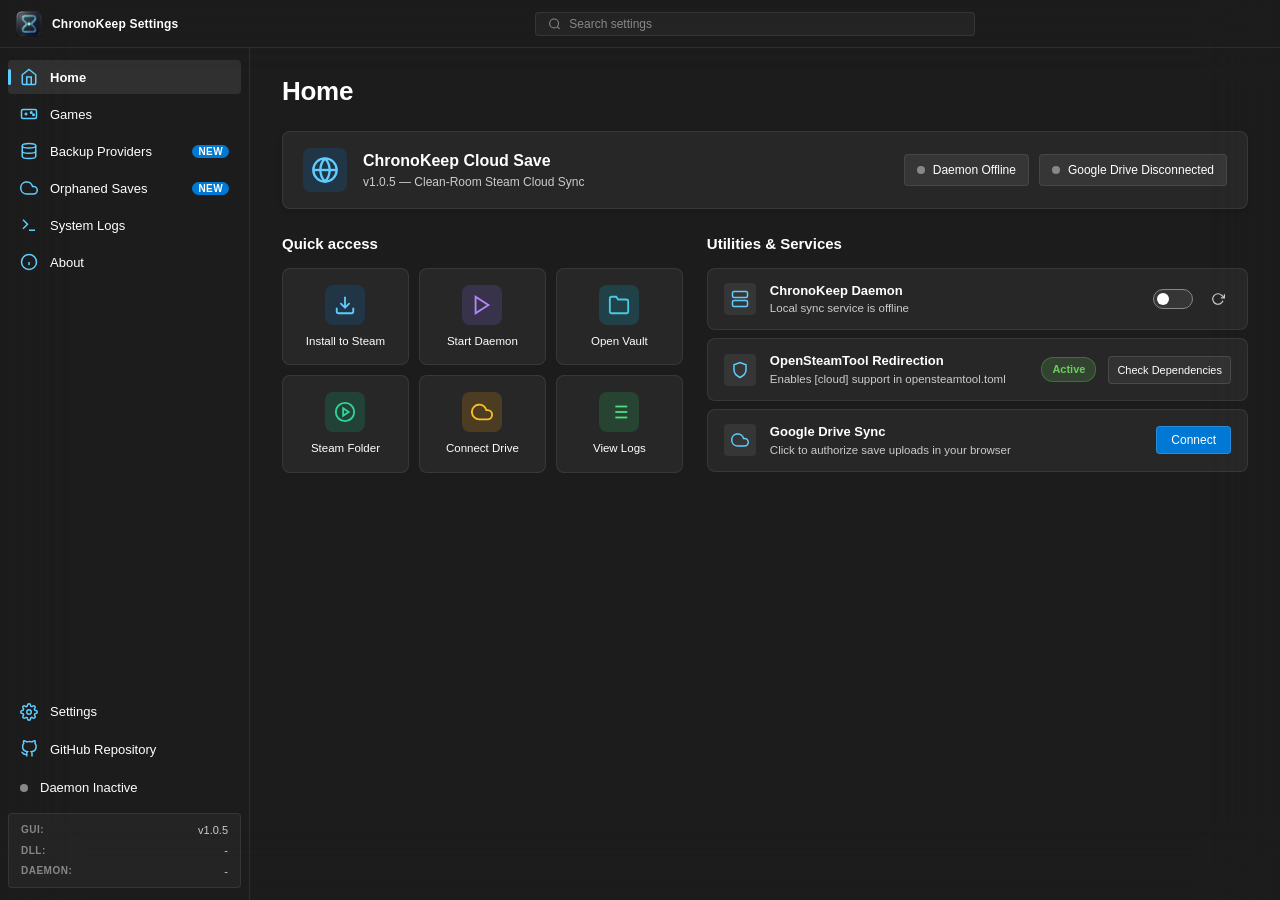
<file: crates/cr-gui/ui/index.html>
<!DOCTYPE html>
<html lang="en-US" data-theme="dark">
<head>
  <meta charset="UTF-8">
  <meta name="viewport" content="width=device-width, initial-scale=1.0">
  <title>ChronoKeep Settings</title>
  <link rel="icon" type="image/x-icon" href="favicon.ico">
  <link rel="stylesheet" href="styles.css">
</head>
<body class="mica-bg">
  <!-- Top App Header / Integrated Titlebar -->
  <header class="app-header">
    <div class="header-left">
      <div class="app-logo">
        <img src="app-logo.png" alt="ChronoKeep Logo" class="app-logo-img">
      </div>
      <span class="app-title" data-i18n="app.title">Configurações do ChronoKeep</span>
    </div>

    <div class="header-center">
      <div class="search-box">
        <svg class="search-icon" width="14" height="14" viewBox="0 0 24 24" fill="none" stroke="currentColor" stroke-width="2">
          <circle cx="11" cy="11" r="8"></circle>
          <line x1="21" y1="21" x2="16.65" y2="16.65"></line>
        </svg>
        <input type="text" id="global-search" data-i18n-placeholder="app.search_placeholder" placeholder="Pesquisar por configurações" autocomplete="off">
      </div>
    </div>

    <div class="header-right">
      <!-- Window controls handled by OS decorations -->
    </div>
  </header>

  <div class="app-layout">
    <!-- Left Navigation Rail (NavigationView) -->
    <nav class="nav-rail">
      <div class="nav-group top-group">
        <button class="nav-item active" data-page="home">
          <div class="nav-indicator"></div>
          <svg class="nav-icon" width="18" height="18" viewBox="0 0 24 24" fill="none" stroke="currentColor" stroke-width="2">
            <path d="M3 9l9-7 9 7v11a2 2 0 0 1-2 2H5a2 2 0 0 1-2-2z"></path>
            <polyline points="9 22 9 12 15 12 15 22"></polyline>
          </svg>
          <span class="nav-label" data-i18n="nav.home">Início</span>
        </button>

        <button class="nav-item" data-page="games">
          <div class="nav-indicator"></div>
          <svg class="nav-icon" width="18" height="18" viewBox="0 0 24 24" fill="none" stroke="currentColor" stroke-width="2">
            <rect x="2" y="6" width="20" height="12" rx="2"></rect>
            <path d="M6 12h4m-2-2v4m7-3a1 1 0 1 0 0-2 1 1 0 0 0 0 2zm3 3a1 1 0 1 0 0-2 1 1 0 0 0 0 2z"></path>
          </svg>
          <span class="nav-label" data-i18n="nav.games">Jogos</span>
        </button>

        <button class="nav-item" data-page="providers">
          <div class="nav-indicator"></div>
          <svg class="nav-icon" width="18" height="18" viewBox="0 0 24 24" fill="none" stroke="currentColor" stroke-width="2">
            <ellipse cx="12" cy="5" rx="9" ry="3"></ellipse>
            <path d="M21 12c0 1.66-4 3-9 3s-9-1.34-9-3"></path>
            <path d="M3 5v14c0 1.66 4 3 9 3s9-1.34 9-3V5"></path>
          </svg>
          <span class="nav-label" data-i18n="nav.providers">Provedores de Backup</span>
          <span class="badge-pill" data-i18n="common.new_badge">NOVO</span>
        </button>

        <button class="nav-item" data-page="cloud-saves">
          <div class="nav-indicator"></div>
          <svg class="nav-icon" width="18" height="18" viewBox="0 0 24 24" fill="none" stroke="currentColor" stroke-width="2">
            <path d="M18 10h-1.26A8 8 0 1 0 9 20h9a5 5 0 0 0 0-10z"></path>
          </svg>
          <span class="nav-label" data-i18n="nav.saves">Saves Órfãos</span>
          <span class="badge-pill" data-i18n="common.new_badge">NOVO</span>
        </button>

        <button class="nav-item" data-page="logs">
          <div class="nav-indicator"></div>
          <svg class="nav-icon" width="18" height="18" viewBox="0 0 24 24" fill="none" stroke="currentColor" stroke-width="2">
            <polyline points="4 17 10 11 4 5"></polyline>
            <line x1="12" y1="19" x2="20" y2="19"></line>
          </svg>
          <span class="nav-label" data-i18n="nav.logs">Logs do Sistema</span>
        </button>

        <button class="nav-item" data-page="about">
          <div class="nav-indicator"></div>
          <svg class="nav-icon" width="18" height="18" viewBox="0 0 24 24" fill="none" stroke="currentColor" stroke-width="2">
            <circle cx="12" cy="12" r="10"></circle>
            <line x1="12" y1="16" x2="12" y2="12"></line>
            <line x1="12" y1="8" x2="12.01" y2="8"></line>
          </svg>
          <span class="nav-label" data-i18n="nav.about">Sobre</span>
        </button>
      </div>

      <div class="nav-group bottom-group">
        <button class="nav-item" data-page="settings">
          <div class="nav-indicator"></div>
          <svg class="nav-icon" width="18" height="18" viewBox="0 0 24 24" fill="none" stroke="currentColor" stroke-width="2">
            <circle cx="12" cy="12" r="3"></circle>
            <path d="M19.4 15a1.65 1.65 0 0 0 .33 1.82l.06.06a2 2 0 0 1 0 2.83 2 2 0 0 1-2.83 0l-.06-.06a1.65 1.65 0 0 0-1.82-.33 1.65 1.65 0 0 0-1 1.51V21a2 2 0 0 1-2 2 2 2 0 0 1-2-2v-.09A1.65 1.65 0 0 0 9 19.4a1.65 1.65 0 0 0-1.82.33l-.06.06a2 2 0 0 1-2.83 0 2 2 0 0 1 0-2.83l.06-.06a1.65 1.65 0 0 0 .33-1.82 1.65 1.65 0 0 0-1.51-1H3a2 2 0 0 1-2-2 2 2 0 0 1 2-2h.09A1.65 1.65 0 0 0 4.6 9a1.65 1.65 0 0 0-.33-1.82l-.06-.06a2 2 0 0 1 0-2.83 2 2 0 0 1 2.83 0l.06.06a1.65 1.65 0 0 0 1.82.33H9a1.65 1.65 0 0 0 1-1.51V3a2 2 0 0 1 2-2 2 2 0 0 1 2 2v.09a1.65 1.65 0 0 0 1 1.51 1.65 1.65 0 0 0 1.82-.33l.06-.06a2 2 0 0 1 2.83 0 2 2 0 0 1 0 2.83l-.06.06a1.65 1.65 0 0 0-.33 1.82V9a1.65 1.65 0 0 0 1.51 1H21a2 2 0 0 1 2 2 2 2 0 0 1-2 2h-.09a1.65 1.65 0 0 0-1.51 1z"></path>
          </svg>
          <span class="nav-label" data-i18n="nav.settings">Configurações</span>
        </button>

        <a href="https://github.com/leufrasiojunior/ChronoKeep" id="nav-github-link" class="nav-item external">
          <svg class="nav-icon" width="18" height="18" viewBox="0 0 24 24" fill="none" stroke="currentColor" stroke-width="2">
            <path d="M9 19c-5 1.5-5-2.5-7-3m14 6v-3.87a3.37 3.37 0 0 0-.94-2.61c3.14-.35 6.44-1.54 6.44-7A5.44 5.44 0 0 0 20 4.77 5.07 5.07 0 0 0 19.91 1S18.73.65 16 2.48a13.38 13.38 0 0 0-7 0C6.27.65 5.09 1 5.09 1A5.07 5.07 0 0 0 5 4.77a5.44 5.44 0 0 0-1.5 3.78c0 5.42 3.3 6.61 6.44 7A3.37 3.37 0 0 0 9 18.13V22"></path>
          </svg>
          <span class="nav-label" data-i18n="nav.github">Repositório GitHub</span>
        </a>

        <div class="nav-item" id="nav-system-status">
          <div class="status-dot online" id="global-status-dot"></div>
          <span class="nav-label" id="global-status-text" data-i18n="status.daemon_active">Daemon Ativo</span>
        </div>

        <div class="sidebar-versions" id="sidebar-versions">
          <div class="sidebar-version-item">
            <span class="sidebar-ver-key">GUI:</span>
            <span class="sidebar-ver-val" id="sidebar-ver-gui">v1.0.5</span>
          </div>
          <div class="sidebar-version-item">
            <span class="sidebar-ver-key">DLL:</span>
            <span class="sidebar-ver-val" id="sidebar-ver-dll">-</span>
          </div>
          <div class="sidebar-version-item">
            <span class="sidebar-ver-key">DAEMON:</span>
            <span class="sidebar-ver-val" id="sidebar-ver-daemon">-</span>
          </div>
        </div>
      </div>
    </nav>

    <!-- Main Content Viewport -->
    <main class="content-viewport">
      <!-- PAGE 1: INÍCIO (Home) -->
      <section class="page active" id="page-home">
        <div class="page-title-row">
          <h1 class="page-title" data-i18n="home.title">Início</h1>
        </div>

        <!-- Hero / Banner Row -->
        <div class="hero-card">
          <div class="hero-left">
            <div class="hero-icon-box">
              <svg width="28" height="28" viewBox="0 0 24 24" fill="none" stroke="currentColor" stroke-width="2">
                <circle cx="12" cy="12" r="10"></circle>
                <path d="M12 2a14.5 14.5 0 0 0 0 20 14.5 14.5 0 0 0 0-20"></path>
                <path d="M2 12h20"></path>
              </svg>
            </div>
            <div class="hero-info">
              <h3 class="hero-title" data-i18n="home.hero_title">ChronoKeep Cloud Save</h3>
              <p class="hero-version" id="hero-version">v1.0.5 — Sincronização Steam Cloud Clean-Room</p>
            </div>
          </div>

          <div class="hero-badges">
            <div class="status-badge" id="hero-daemon-badge">
              <span class="badge-dot online"></span>
              <span class="badge-text" id="hero-daemon-text" data-i18n="status.daemon_active">Daemon Ativo</span>
            </div>
            <div class="status-badge" id="hero-gdrive-badge">
              <span class="badge-dot offline"></span>
              <span class="badge-text" id="hero-gdrive-text" data-i18n="status.gdrive_connected_badge">Google Drive Conectado</span>
            </div>
          </div>
        </div>

        <!-- Banner de Incompatibilidade / DLL Legada Detectada -->
        <div class="home-alert-banner warning" id="home-legacy-bridge-banner" style="display: none;">
          <div class="home-alert-content">
            <div class="home-alert-icon">
              <svg width="20" height="20" viewBox="0 0 24 24" fill="none" stroke="currentColor" stroke-width="2">
                <path d="M10.29 3.86L1.82 18a2 2 0 0 0 1.71 3h16.94a2 2 0 0 0 1.71-3L13.71 3.86a2 2 0 0 0-3.42 0z"></path>
                <line x1="12" y1="9" x2="12" y2="13"></line>
                <line x1="12" y1="17" x2="12.01" y2="17"></line>
              </svg>
            </div>
            <div class="home-alert-texts">
              <span class="home-alert-title" data-i18n="home.legacy_bridge_banner_title">Incompatibilidade Detectada na Steam</span>
              <span class="home-alert-desc" data-i18n="home.legacy_bridge_banner_desc">Foi detectada uma versão antiga de outra ferramenta (cloud_redirect.dll legada). Os saves não sincronizarão com a nuvem até que o ChronoKeep seja restaurado por cima.</span>
            </div>
          </div>
          <button class="btn btn-sm btn-primary" id="btn-repair-legacy-bridge" style="background: #D97706; border-color: #F59E0B;" data-i18n="home.legacy_bridge_banner_btn">Reparar e Instalar por Cima</button>
        </div>

        <!-- Banner de Atualização Disponível no Início -->
        <div class="home-update-banner" id="home-update-banner" style="display: none;">
          <div class="home-update-content">
            <div class="home-update-icon">
              <svg width="20" height="20" viewBox="0 0 24 24" fill="none" stroke="currentColor" stroke-width="2">
                <path d="M21 15v4a2 2 0 0 1-2 2H5a2 2 0 0 1-2-2v-4"></path>
                <polyline points="7 10 12 15 17 10"></polyline>
                <line x1="12" y1="15" x2="12" y2="3"></line>
              </svg>
            </div>
            <div class="home-update-texts">
              <span class="home-update-title" data-i18n="home.update_banner_title">Atualizações disponíveis</span>
              <span class="home-update-desc" id="home-update-desc" data-i18n="home.update_banner_desc_default">Novas versões de componentes do ChronoKeep estão prontas para download.</span>
            </div>
          </div>
          <button class="btn btn-sm btn-primary" id="btn-home-check-updates" data-i18n="home.update_banner_btn">Conferir</button>
        </div>

        <!-- 2-Column Section (Acesso Rápido & Utilitários) -->
        <div class="two-column-grid">
          <!-- Coluna 1: Acesso Rápido (Tiles) -->
          <div class="column-block">
            <h2 class="section-title" data-i18n="home.quick_access">Acesso rápido</h2>
            <div class="quick-access-grid">
              <div class="quick-tile" id="tile-install">
                <div class="tile-icon-box blue">
                  <svg width="22" height="22" viewBox="0 0 24 24" fill="none" stroke="currentColor" stroke-width="2">
                    <path d="M21 15v4a2 2 0 0 1-2 2H5a2 2 0 0 1-2-2v-4"></path>
                    <polyline points="7 10 12 15 17 10"></polyline>
                    <line x1="12" y1="15" x2="12" y2="3"></line>
                  </svg>
                </div>
                <span class="tile-label" data-i18n="home.tile_install">Instalar na Steam</span>
              </div>

              <div class="quick-tile" id="tile-daemon">
                <div class="tile-icon-box purple">
                  <svg width="22" height="22" viewBox="0 0 24 24" fill="none" stroke="currentColor" stroke-width="2">
                    <polygon points="5 3 19 12 5 21 5 3"></polygon>
                  </svg>
                </div>
                <span class="tile-label" id="tile-daemon-label" data-i18n="home.tile_start_daemon">Iniciar Daemon</span>
              </div>

              <div class="quick-tile" id="tile-open-vault">
                <div class="tile-icon-box cyan">
                  <svg width="22" height="22" viewBox="0 0 24 24" fill="none" stroke="currentColor" stroke-width="2">
                    <path d="M22 19a2 2 0 0 1-2 2H4a2 2 0 0 1-2-2V5a2 2 0 0 1 2-2h5l2 3h9a2 2 0 0 1 2 2z"></path>
                  </svg>
                </div>
                <span class="tile-label" data-i18n="home.tile_open_vault">Abrir Cofre</span>
              </div>

              <div class="quick-tile" id="tile-open-steam">
                <div class="tile-icon-box teal">
                  <svg width="22" height="22" viewBox="0 0 24 24" fill="none" stroke="currentColor" stroke-width="2">
                    <circle cx="12" cy="12" r="10"></circle>
                    <polygon points="10 8 16 12 10 16 10 8"></polygon>
                  </svg>
                </div>
                <span class="tile-label" data-i18n="home.tile_open_steam">Pasta Steam</span>
              </div>

              <div class="quick-tile" id="tile-gdrive-login">
                <div class="tile-icon-box orange">
                  <svg width="22" height="22" viewBox="0 0 24 24" fill="none" stroke="currentColor" stroke-width="2">
                    <path d="M18 10h-1.26A8 8 0 1 0 9 20h9a5 5 0 0 0 0-10z"></path>
                  </svg>
                </div>
                <span class="tile-label" id="tile-gdrive-label" data-i18n="home.tile_connect_drive">Conectar Drive</span>
              </div>

              <div class="quick-tile" id="tile-view-logs">
                <div class="tile-icon-box green">
                  <svg width="22" height="22" viewBox="0 0 24 24" fill="none" stroke="currentColor" stroke-width="2">
                    <line x1="8" y1="6" x2="21" y2="6"></line>
                    <line x1="8" y1="12" x2="21" y2="12"></line>
                    <line x1="8" y1="18" x2="21" y2="18"></line>
                    <line x1="3" y1="6" x2="3.01" y2="6"></line>
                    <line x1="3" y1="12" x2="3.01" y2="12"></line>
                    <line x1="3" y1="18" x2="3.01" y2="18"></line>
                  </svg>
                </div>
                <span class="tile-label" data-i18n="home.tile_view_logs">Ver Logs</span>
              </div>
            </div>
          </div>

          <!-- Coluna 2: Utilitários (SettingsCard list) -->
          <div class="column-block">
            <div class="section-header-row">
              <h2 class="section-title" data-i18n="home.utilities_title">Utilitários e Serviços</h2>
            </div>

            <div class="settings-card-list">
              <!-- Card 1: ChronoKeep Daemon Service -->
              <div class="settings-card">
                <div class="card-left">
                  <div class="card-icon-box">
                    <svg width="18" height="18" viewBox="0 0 24 24" fill="none" stroke="currentColor" stroke-width="2">
                      <rect x="2" y="2" width="20" height="8" rx="2" ry="2"></rect>
                      <rect x="2" y="14" width="20" height="8" rx="2" ry="2"></rect>
                      <line x1="6" y1="6" x2="6.01" y2="6"></line>
                      <line x1="6" y1="18" x2="6.01" y2="18"></line>
                    </svg>
                  </div>
                  <div class="card-text">
                    <div class="card-name" data-i18n="home.daemon_card_title">ChronoKeep Daemon</div>
                    <div class="card-desc" id="card-desc-daemon" data-i18n="home.daemon_desc_offline">Serviço de sincronização local desligado</div>
                  </div>
                </div>
                <div class="card-right">
                  <label class="toggle-switch">
                    <input type="checkbox" id="toggle-daemon">
                    <span class="slider"></span>
                  </label>
                  <button class="card-chevron" id="btn-restart-daemon" data-i18n-title="home.daemon_restart_title" title="Reiniciar Daemon">
                    <svg width="14" height="14" viewBox="0 0 24 24" fill="none" stroke="currentColor" stroke-width="2">
                      <polyline points="23 4 23 10 17 10"></polyline>
                      <path d="M20.49 15a9 9 0 1 1-2.12-9.36L23 10"></path>
                    </svg>
                  </button>
                </div>
              </div>

              <!-- Card 2: OpenSteamTool Cloud Mode -->
              <div class="settings-card">
                <div class="card-left">
                  <div class="card-icon-box">
                    <svg width="18" height="18" viewBox="0 0 24 24" fill="none" stroke="currentColor" stroke-width="2">
                      <path d="M12 22s8-4 8-10V5l-8-3-8 3v7c0 6 8 10 8 10z"></path>
                    </svg>
                  </div>
                  <div class="card-text">
                    <div class="card-name" data-i18n="home.ost_card_title">Redirecionamento OpenSteamTool</div>
                    <div class="card-desc" id="card-desc-ost" data-i18n="home.ost_card_desc">Habilitação do recurso [cloud] no opensteamtool.toml</div>
                  </div>
                </div>
                <div class="card-right">
                  <span class="status-pill active" id="ost-status-pill" data-i18n="status.ost_active">Ativo</span>
                  <button class="btn btn-primary btn-sm" id="btn-home-enable-ost" data-i18n="home.btn_enable_ost" style="font-size: 11px; padding: 4px 8px; display: none;">Ativar Nuvem</button>
                  <button class="btn btn-secondary btn-sm" id="btn-home-check-deps" data-i18n="home.btn_check_deps" style="font-size: 11px; padding: 4px 8px;">Verificar Dependências</button>
                </div>
              </div>

              <!-- Card 3: Google Drive Sincronização -->
              <div class="settings-card">
                <div class="card-left">
                  <div class="card-icon-box">
                    <svg width="18" height="18" viewBox="0 0 24 24" fill="none" stroke="currentColor" stroke-width="2">
                      <path d="M18 10h-1.26A8 8 0 1 0 9 20h9a5 5 0 0 0 0-10z"></path>
                    </svg>
                  </div>
                  <div class="card-text">
                    <div class="card-name" data-i18n="home.gdrive_card_title">Google Drive Sincronização</div>
                    <div class="card-desc" id="card-desc-gdrive" data-i18n="home.gdrive_desc_disconnected">Clique para autorizar upload de saves no navegador</div>
                  </div>
                </div>
                <div class="card-right">
                  <button class="btn btn-secondary" id="btn-gdrive-action" data-i18n="home.btn_connect">Conectar</button>
                </div>
              </div>

            </div>
          </div>
        </div>
      </section>

      <!-- PAGE: PROVEDORES DE BACKUP -->
      <section class="page" id="page-providers">
        <div class="page-title-row">
          <h1 class="page-title" data-i18n="providers.title">Provedores de Backup</h1>
        </div>

        <div class="sub-header-desc" data-i18n="providers.subtitle">
          Configure para onde seus saves serão sincronizados: nuvem externa (Google Drive) ou cofre local no seu computador.
        </div>

        <div class="settings-group">
          <!-- Dropdown Seleção de Provedor -->
          <div class="settings-card highlight-card">
            <div class="card-left">
              <div class="card-icon-box accent">
                <svg width="18" height="18" viewBox="0 0 24 24" fill="none" stroke="currentColor" stroke-width="2">
                  <ellipse cx="12" cy="5" rx="9" ry="3"></ellipse>
                  <path d="M21 12c0 1.66-4 3-9 3s-9-1.34-9-3"></path>
                  <path d="M3 5v14c0 1.66 4 3 9 3s9-1.34 9-3V5"></path>
                </svg>
              </div>
              <div class="card-text">
                <div class="card-name" data-i18n="providers.active_card_title">Provedor Ativo de Backup</div>
                <div class="card-desc" data-i18n="providers.active_card_desc">Selecione o destino de sincronização para os saves do Steam</div>
              </div>
            </div>
            <div class="card-right">
              <select id="select-backup-provider" class="select-input">
                <option value="gdrive" selected data-i18n="providers.opt_gdrive">Google Drive (Nuvem)</option>
                <option value="local" data-i18n="providers.opt_local">Armazenamento Local (Cofre)</option>
              </select>
            </div>
          </div>

          <!-- PAINEL 1: GOOGLE DRIVE -->
          <div id="panel-provider-gdrive" class="provider-panel">
            <h2 class="group-title" data-i18n="providers.gdrive_group_title">Configurações do Google Drive</h2>

            <!-- Card Conexão Google -->
            <div class="settings-card">
              <div class="card-left">
                <div class="card-icon-box orange">
                  <svg width="18" height="18" viewBox="0 0 24 24" fill="none" stroke="currentColor" stroke-width="2">
                    <path d="M18 10h-1.26A8 8 0 1 0 9 20h9a5 5 0 0 0 0-10z"></path>
                  </svg>
                </div>
                <div class="card-text">
                  <div class="card-name" data-i18n="providers.gdrive_auth_title">Autenticação Google Drive</div>
                  <div class="card-desc" id="provider-card-desc-gdrive" data-i18n="providers.gdrive_auth_desc_disconnected">Conecte sua conta para envio automático de saves e manifestos na nuvem</div>
                </div>
              </div>
              <div class="card-right">
                <span class="status-pill" id="provider-gdrive-status-pill" data-i18n="status.disconnected">Desconectado</span>
                <button class="btn btn-primary" id="btn-provider-gdrive-action" data-i18n="providers.btn_google_login">Fazer Login no Google</button>
              </div>
            </div>

            <!-- Card Limite de Upload Manual (movido de Geral) -->
            <div class="settings-card">
              <div class="card-left">
                <div class="card-icon-box">
                  <svg width="18" height="18" viewBox="0 0 24 24" fill="none" stroke="currentColor" stroke-width="2">
                    <path d="M21 15v4a2 2 0 0 1-2 2H5a2 2 0 0 1-2-2v-4"></path>
                    <polyline points="17 8 12 3 7 8"></polyline>
                    <line x1="12" y1="3" x2="12" y2="15"></line>
                  </svg>
                </div>
                <div class="card-text">
                  <div class="card-name card-name-row">
                    <span data-i18n="providers.upload_limit_title">Limite de Upload Manual por Arquivo</span>
                    <button type="button" class="info-help-btn" id="btn-upload-limit-help" data-i18n-title="common.view_details" title="Ver mais detalhes" aria-label="Ver mais detalhes">
                      <svg width="13" height="13" viewBox="0 0 24 24" fill="none" stroke="currentColor" stroke-width="2.3" stroke-linecap="round" stroke-linejoin="round">
                        <circle cx="12" cy="12" r="10"></circle>
                        <path d="M9.09 9a3 3 0 0 1 5.83 1c0 2-3 3-3 3"></path>
                        <line x1="12" y1="17" x2="12.01" y2="17"></line>
                      </svg>
                    </button>
                  </div>
                  <div class="card-desc" data-i18n="providers.upload_limit_desc">Na sincronização manual, saves maiores que este limite são preservados apenas no Cofre local</div>
                </div>
              </div>
              <div class="card-right">
                <select id="select-max-upload" class="select-input">
                  <option value="128">128 MB</option>
                  <option value="256">256 MB</option>
                  <option value="512" selected data-i18n="providers.opt_512mb_default">512 MB (Padrão)</option>
                  <option value="1024" data-i18n="providers.opt_1024mb">1024 MB (1 GB)</option>
                </select>
              </div>
            </div>
          </div>

          <!-- PAINEL 2: ARMAZENAMENTO LOCAL (COFRE) -->
          <div id="panel-provider-local" class="provider-panel" style="display: none;">
            <h2 class="group-title" data-i18n="providers.local_group_title">Configurações do Cofre Local</h2>

            <!-- Card Pasta do Cofre Local (movido de Geral) -->
            <div class="settings-card">
              <div class="card-left">
                <div class="card-icon-box cyan">
                  <svg width="18" height="18" viewBox="0 0 24 24" fill="none" stroke="currentColor" stroke-width="2">
                    <path d="M22 19a2 2 0 0 1-2 2H4a2 2 0 0 1-2-2V5a2 2 0 0 1 2-2h5l2 3h9a2 2 0 0 1 2 2z"></path>
                  </svg>
                </div>
                <div class="card-text">
                  <div class="card-name" data-i18n="providers.vault_dir_title">Pasta do Cofre Local</div>
                  <div class="card-desc" data-i18n="providers.vault_dir_desc">Diretório onde cópias dos saves e manifestos são preservados localmente</div>
                </div>
              </div>
              <div class="card-right input-group">
                <input type="text" id="input-vault-dir" class="text-input" placeholder="%USERPROFILE%\Saved Games\ChronoKeepVault">
                <button class="btn btn-secondary btn-sm" id="btn-reset-vault-default" data-i18n="providers.vault_reset_btn" data-i18n-title="providers.vault_reset_title" title="Restaurar pasta padrão (%USERPROFILE%\Saved Games\ChronoKeepVault)">
                  Restaurar Padrão
                </button>
                <button class="btn btn-icon" id="btn-explore-vault" data-i18n-title="common.open_in_explorer" title="Abrir pasta no Explorer">
                  <svg width="16" height="16" viewBox="0 0 24 24" fill="none" stroke="currentColor" stroke-width="2">
                    <path d="M22 19a2 2 0 0 1-2 2H4a2 2 0 0 1-2-2V5a2 2 0 0 1 2-2h5l2 3h9a2 2 0 0 1 2 2z"></path>
                  </svg>
                </button>
              </div>
            </div>
          </div>

          <!-- Ações do Formulário de Provedores -->
          <div class="form-actions-row">
            <button class="btn btn-primary" id="btn-save-providers">
              <svg width="16" height="16" viewBox="0 0 24 24" fill="none" stroke="currentColor" stroke-width="2">
                <path d="M19 21H5a2 2 0 0 1-2-2V5a2 2 0 0 1 2-2h11l5 5v11a2 2 0 0 1-2 2z"></path>
                <polyline points="17 21 17 13 7 13 7 21"></polyline>
                <polyline points="7 3 7 8 15 8"></polyline>
              </svg>
              <span data-i18n="common.save_settings">Salvar Configurações</span>
            </button>
            <span class="action-feedback" id="providers-feedback"></span>
          </div>
        </div>
      </section>

      <!-- PAGE: CONFIGURAÇÕES -->
      <section class="page" id="page-settings">
        <div class="page-title-row">
          <h1 class="page-title" data-i18n="settings.title">Configurações</h1>
        </div>

        <div class="settings-group">
          <h2 class="group-title" data-i18n="settings.general_group">Configurações Gerais</h2>

          <!-- Steam Path -->
          <div class="settings-card">
            <div class="card-left">
              <div class="card-icon-box">
                <svg width="18" height="18" viewBox="0 0 24 24" fill="none" stroke="currentColor" stroke-width="2">
                  <circle cx="12" cy="12" r="10"></circle>
                  <polygon points="10 8 16 12 10 16 10 8"></polygon>
                </svg>
              </div>
              <div class="card-text">
                <div class="card-name" data-i18n="settings.steam_dir_title">Pasta de Instalação da Steam</div>
                <div class="card-desc" data-i18n="settings.steam_dir_desc">Local onde se encontra o executável steam.exe e a bridge DLL</div>
              </div>
            </div>
            <div class="card-right input-group">
              <input type="text" id="input-steam-dir" class="text-input" placeholder="C:\Program Files (x86)\Steam">
              <button class="btn btn-icon" id="btn-explore-steam" data-i18n-title="common.open_in_explorer" title="Abrir pasta no Explorer">
                <svg width="16" height="16" viewBox="0 0 24 24" fill="none" stroke="currentColor" stroke-width="2">
                  <path d="M22 19a2 2 0 0 1-2 2H4a2 2 0 0 1-2-2V5a2 2 0 0 1 2-2h5l2 3h9a2 2 0 0 1 2 2z"></path>
                </svg>
              </button>
            </div>
          </div>

          <!-- Language Selector -->
          <div class="settings-card" id="card-language">
            <div class="card-left">
              <div class="card-icon-box">
                <svg width="18" height="18" viewBox="0 0 24 24" fill="none" stroke="currentColor" stroke-width="2">
                  <circle cx="12" cy="12" r="10"></circle>
                  <line x1="2" y1="12" x2="22" y2="12"></line>
                  <path d="M12 2a15.3 15.3 0 0 1 4 10 15.3 15.3 0 0 1-4 10 15.3 15.3 0 0 1-4-10 15.3 15.3 0 0 1 4-10z"></path>
                </svg>
              </div>
              <div class="card-text">
                <div class="card-name" data-i18n="settings.lang_title">Idioma da Interface</div>
                <div class="card-desc" data-i18n="settings.lang_desc">Escolha o idioma de exibição do ChronoKeep (aplicado imediatamente)</div>
              </div>
            </div>
            <div class="card-right">
              <select id="select-language" class="select-input">
                <option value="system" selected data-i18n="settings.lang_system">Seguir Sistema (Automático)</option>
                <option value="pt-BR" data-i18n="settings.lang_pt_br">Português (Brasil)</option>
                <option value="en-US" data-i18n="settings.lang_en_us">English (United States)</option>
              </select>
            </div>
          </div>

          <!-- Theme Selector -->
          <div class="settings-card">
            <div class="card-left">
              <div class="card-icon-box">
                <svg width="18" height="18" viewBox="0 0 24 24" fill="none" stroke="currentColor" stroke-width="2">
                  <circle cx="12" cy="12" r="5"></circle>
                  <line x1="12" y1="1" x2="12" y2="3"></line>
                  <line x1="12" y1="21" x2="12" y2="23"></line>
                  <line x1="4.22" y1="4.22" x2="5.64" y2="5.64"></line>
                  <line x1="18.36" y1="18.36" x2="19.78" y2="19.78"></line>
                  <line x1="1" y1="12" x2="3" y2="12"></line>
                  <line x1="21" y1="12" x2="23" y2="12"></line>
                  <line x1="4.22" y1="19.78" x2="5.64" y2="18.36"></line>
                  <line x1="18.36" y1="5.64" x2="19.78" y2="4.22"></line>
                </svg>
              </div>
              <div class="card-text">
                <div class="card-name" data-i18n="settings.theme_title">Tema da Interface</div>
                <div class="card-desc" data-i18n="settings.theme_desc">Ajuste de cores e contraste do Fluent Design</div>
              </div>
            </div>
            <div class="card-right">
              <select id="select-theme" class="select-input">
                <option value="system" data-i18n="settings.theme_system">Seguir Sistema</option>
                <option value="dark" selected data-i18n="settings.theme_dark">Modo Escuro (Dark)</option>
                <option value="light" data-i18n="settings.theme_light">Modo Claro (Light)</option>
              </select>
            </div>
          </div>

          <!-- Windows Notifications -->
          <div class="settings-card">
            <div class="card-left">
              <div class="card-icon-box blue">
                <svg width="18" height="18" viewBox="0 0 24 24" fill="none" stroke="currentColor" stroke-width="2">
                  <path d="M18 8A6 6 0 0 0 6 8c0 7-3 9-3 9h18s-3-2-3-9"></path>
                  <path d="M13.73 21a2 2 0 0 1-3.46 0"></path>
                </svg>
              </div>
              <div class="card-text">
                <div class="card-name" data-i18n="settings.notifications_title">Notificações do Windows</div>
                <div class="card-desc" data-i18n="settings.notifications_desc">Exibir notificação nativa ao conectar a sincronização Steam Cloud</div>
              </div>
            </div>
            <div class="card-right">
              <label class="toggle-switch">
                <input type="checkbox" id="check-notifications" checked>
                <span class="toggle-slider"></span>
              </label>
            </div>
          </div>

          <!-- Guardian Mode (Auto-Heal & System Tray) -->
          <div class="settings-card">
            <div class="card-left">
              <div class="card-icon-box teal">
                <svg width="18" height="18" viewBox="0 0 24 24" fill="none" stroke="currentColor" stroke-width="2">
                  <path d="M12 22s8-4 8-10V5l-8-3-8 3v7c0 6 8 10 8 10z"></path>
                </svg>
              </div>
              <div class="card-text">
                <div class="card-name" data-i18n="settings.guardian_title">Modo Guardião (Auto-Cura e Bandeja)</div>
                <div class="card-desc" data-i18n="settings.guardian_desc">Minimiza para a bandeja ao fechar e restaura automaticamente a DLL e o opensteamtool.toml caso apps externos (ex: LuaTools) os sobrescrevam</div>
              </div>
            </div>
            <div class="card-right">
              <label class="toggle-switch">
                <input type="checkbox" id="check-guardian" checked>
                <span class="toggle-slider"></span>
              </label>
            </div>
          </div>

          <!-- Windows Autostart -->
          <div class="settings-card">
            <div class="card-left">
              <div class="card-icon-box purple">
                <svg width="18" height="18" viewBox="0 0 24 24" fill="none" stroke="currentColor" stroke-width="2">
                  <polygon points="13 2 3 14 12 14 11 22 21 10 12 10 13 2"></polygon>
                </svg>
              </div>
              <div class="card-text">
                <div class="card-name" data-i18n="settings.autostart_title">Iniciar com o Windows (Minimizado)</div>
                <div class="card-desc" data-i18n="settings.autostart_desc">Inicia o Guardião silenciosamente na bandeja do sistema junto com o Windows</div>
              </div>
            </div>
            <div class="card-right">
              <label class="toggle-switch">
                <input type="checkbox" id="check-autostart">
                <span class="toggle-slider"></span>
              </label>
            </div>
          </div>

          <!-- Steam Web API Key -->
          <div class="settings-card">
            <div class="card-left">
              <div class="card-icon-box amber">
                <svg width="18" height="18" viewBox="0 0 24 24" fill="none" stroke="currentColor" stroke-width="2">
                  <path d="M21 2l-2 2m-7.61 7.61a5.5 5.5 0 1 1-7.778 7.778 5.5 5.5 0 0 1 7.777-7.777zm0 0L15.5 7.5m0 0l3 3L22 7l-3-3m-3.5 3.5L19 4"></path>
                </svg>
              </div>
              <div class="card-text">
                <div class="card-name card-name-row">
                  <span data-i18n="settings.steam_api_key_title">Chave da Steam Web API</span>
                  <a href="https://steamcommunity.com/dev/apikey" id="link-settings-get-key" class="info-help-btn" data-i18n-title="settings.steam_api_key_get" title="Obter chave gratuita na Valve" target="_blank">
                    <svg width="13" height="13" viewBox="0 0 24 24" fill="none" stroke="currentColor" stroke-width="2.3">
                      <circle cx="12" cy="12" r="10"></circle>
                      <path d="M9.09 9a3 3 0 0 1 5.83 1c0 2-3 3-3 3"></path>
                      <line x1="12" y1="17" x2="12.01" y2="17"></line>
                    </svg>
                  </a>
                </div>
                <div class="card-desc" data-i18n="settings.steam_api_key_desc">Utilizada para consultar conquistas e detalhes oficiais na aba Jogos</div>
              </div>
            </div>
            <div class="card-right input-group">
              <input type="password" id="input-settings-steam-api-key" class="text-input" placeholder="Cole sua Steam Web API Key aqui...">
              <button class="btn btn-secondary btn-sm" id="btn-toggle-key-visibility" data-i18n-title="common.toggle_visibility" title="Mostrar/Ocultar chave">
                <svg width="14" height="14" viewBox="0 0 24 24" fill="none" stroke="currentColor" stroke-width="2">
                  <path d="M1 12s4-8 11-8 11 8 11 8-4 8-11 8-11-8-11-8z"></path>
                  <circle cx="12" cy="12" r="3"></circle>
                </svg>
              </button>
              <button class="btn btn-secondary btn-sm" id="btn-test-settings-steam-api-key" data-i18n-title="settings.steam_api_key_test" title="Testar conexão">
                <svg width="14" height="14" viewBox="0 0 24 24" fill="none" stroke="currentColor" stroke-width="2">
                  <path d="M22 11.08V12a10 10 0 1 1-5.93-9.14"></path>
                  <polyline points="22 4 12 14.01 9 11.01"></polyline>
                </svg>
              </button>
              <button class="btn btn-secondary btn-sm" id="btn-clear-settings-steam-api-key" data-i18n-title="settings.steam_api_key_clear" title="Apagar chave">
                <svg width="14" height="14" viewBox="0 0 24 24" fill="none" stroke="currentColor" stroke-width="2">
                  <polyline points="3 6 5 6 21 6"></polyline>
                  <path d="M19 6v14a2 2 0 0 1-2 2H7a2 2 0 0 1-2-2V6m3 0V4a2 2 0 0 1 2-2h4a2 2 0 0 1 2 2v2"></path>
                </svg>
              </button>
            </div>
          </div>

          <div class="form-actions-row">
            <button class="btn btn-primary" id="btn-save-config">
              <svg width="16" height="16" viewBox="0 0 24 24" fill="none" stroke="currentColor" stroke-width="2">
                <path d="M19 21H5a2 2 0 0 1-2-2V5a2 2 0 0 1 2-2h11l5 5v11a2 2 0 0 1-2 2z"></path>
                <polyline points="17 21 17 13 7 13 7 21"></polyline>
                <polyline points="7 3 7 8 15 8"></polyline>
              </svg>
              <span data-i18n="common.save_settings">Salvar Configurações</span>
            </button>
            <span class="action-feedback" id="config-feedback"></span>
          </div>
        </div>

        <!-- Settings Group: Atualizações de Componentes -->
        <div class="settings-group" style="margin-top: 28px;">
          <h2 class="group-title" data-i18n="settings.updates_group">Atualizações de Componentes</h2>

          <div class="update-card" id="card-updates">
            <div class="update-card-header">
              <div>
                <h3 class="card-title" data-i18n="settings.updates_status_title">Status dos Componentes</h3>
                <p class="card-subtitle" data-i18n="settings.updates_status_desc">Verifique e atualize individualmente o Painel, o Serviço Daemon e a Bridge Steam Cloud.</p>
              </div>
              <div class="update-header-actions">
                <button class="btn btn-secondary" id="btn-check-updates">
                  <svg id="icon-check-updates" width="14" height="14" viewBox="0 0 24 24" fill="none" stroke="currentColor" stroke-width="2">
                    <path d="M21.5 2v6h-6M2.5 22v-6h6M2 11.5a10 10 0 0 1 18.8-4.3M22 12.5a10 10 0 0 1-18.8 4.3"/>
                  </svg>
                  <span id="text-check-updates" data-i18n="settings.updates_btn_check">Verificar Atualizações</span>
                </button>
                <button class="btn btn-primary" id="btn-update-all" style="display: none;">
                  <span data-i18n="settings.updates_btn_all">Atualizar Todos</span>
                </button>
              </div>
            </div>

            <div id="update-status-banner" class="update-banner" style="display: none;">
              <span id="update-banner-icon"></span>
              <span id="update-banner-text"></span>
            </div>

            <div class="update-components-list">
              <!-- Item 1: ChronoKeep (GUI) -->
              <div class="update-item" id="update-item-gui">
                <div class="update-item-icon">
                  <svg width="20" height="20" viewBox="0 0 24 24" fill="none" stroke="currentColor" stroke-width="2">
                    <rect x="2" y="3" width="20" height="14" rx="2" ry="2"></rect>
                    <line x1="8" y1="21" x2="16" y2="21"></line>
                    <line x1="12" y1="17" x2="12" y2="21"></line>
                  </svg>
                </div>
                <div class="update-item-info">
                  <div class="update-item-title" data-i18n="settings.comp_gui_title">ChronoKeep (Painel Interface)</div>
                  <div class="update-item-meta">
                    <span class="meta-label" data-i18n="settings.meta_installed_ver">Versão instalada:</span>
                    <span class="meta-val" id="meta-gui-cur">v1.0.5</span>
                    <span class="meta-sep">•</span>
                    <span class="meta-label" data-i18n="settings.meta_latest">Mais recente:</span>
                    <span class="meta-val" id="meta-gui-latest">-</span>
                  </div>
                </div>
                <div class="update-item-action">
                  <span class="badge-tag neutral" id="badge-gui" data-i18n="settings.badge_not_checked">Não Verificado</span>
                  <button class="btn btn-sm btn-primary" id="btn-update-gui" style="display: none;" data-i18n="settings.updates_btn_update">Atualizar</button>
                </div>
              </div>

              <!-- Item 2: chrono-daemon (Serviço) -->
              <div class="update-item" id="update-item-daemon">
                <div class="update-item-icon">
                  <svg width="20" height="20" viewBox="0 0 24 24" fill="none" stroke="currentColor" stroke-width="2">
                    <rect x="2" y="2" width="20" height="8" rx="2" ry="2"></rect>
                    <rect x="2" y="14" width="20" height="8" rx="2" ry="2"></rect>
                    <line x1="6" y1="6" x2="6.01" y2="6"></line>
                    <line x1="6" y1="18" x2="6.01" y2="18"></line>
                  </svg>
                </div>
                <div class="update-item-info">
                  <div class="update-item-title" data-i18n="settings.comp_daemon_title">chrono-daemon (Serviço de Sincronização)</div>
                  <div class="update-item-meta">
                    <span class="meta-label" data-i18n="settings.meta_local_status">Status local:</span>
                    <span class="meta-val" id="meta-daemon-cur">-</span>
                    <span class="meta-sep">•</span>
                    <span class="meta-label" data-i18n="settings.meta_latest">Mais recente:</span>
                    <span class="meta-val" id="meta-daemon-latest">-</span>
                  </div>
                </div>
                <div class="update-item-action">
                  <span class="badge-tag neutral" id="badge-daemon" data-i18n="settings.badge_not_checked">Não Verificado</span>
                  <button class="btn btn-sm btn-primary" id="btn-update-daemon" style="display: none;" data-i18n="settings.updates_btn_update">Atualizar</button>
                </div>
              </div>

              <!-- Item 3: chronokeep.dll (Bridge Steam Cloud) -->
              <div class="update-item" id="update-item-bridge">
                <div class="update-item-icon">
                  <svg width="20" height="20" viewBox="0 0 24 24" fill="none" stroke="currentColor" stroke-width="2">
                    <polygon points="12 2 2 7 12 12 22 7 12 2"></polygon>
                    <polyline points="2 17 12 22 22 17"></polyline>
                    <polyline points="2 12 12 17 22 12"></polyline>
                  </svg>
                </div>
                <div class="update-item-info">
                  <div class="update-item-title" data-i18n="settings.comp_bridge_title">chronokeep.dll (Bridge Steam Cloud)</div>
                  <div class="update-item-meta">
                    <span class="meta-label" data-i18n="settings.meta_local_status">Status local:</span>
                    <span class="meta-val" id="meta-bridge-cur">-</span>
                    <span class="meta-sep">•</span>
                    <span class="meta-label" data-i18n="settings.meta_latest">Mais recente:</span>
                    <span class="meta-val" id="meta-bridge-latest">-</span>
                  </div>
                </div>
                <div class="update-item-action">
                  <span class="badge-tag neutral" id="badge-bridge" data-i18n="settings.badge_not_checked">Não Verificado</span>
                  <button class="btn btn-sm btn-primary" id="btn-update-bridge" style="display: none;" data-i18n="settings.updates_btn_update">Atualizar</button>
                </div>
              </div>
            </div>
          </div>
        </div>

        <!-- Settings Group: Desinstalação / Zona de Perigo -->
        <div class="settings-group" style="margin-top: 28px;">
          <h2 class="group-title" style="color: var(--error-color);" data-i18n="settings.danger_group">Zona de Desinstalação</h2>

          <div class="settings-card" style="border-color: rgba(255, 99, 132, 0.3);">
            <div class="card-left">
              <div class="card-title" data-i18n="settings.uninstall_card_title">Desinstalar ChronoKeep da Steam</div>
              <div class="card-desc" data-i18n="settings.uninstall_card_desc">Remove as DLLs, o serviço de sincronização e desativa os redirecionamentos. Seus saves no Cofre local e no Google Drive são preservados.</div>
            </div>
            <div class="card-right">
              <button class="btn btn-secondary" id="btn-open-uninstall-modal" style="color: var(--error-color); border-color: rgba(255, 99, 132, 0.4);" data-i18n="settings.uninstall_btn">
                Desinstalar ChronoKeep...
              </button>
            </div>
          </div>
        </div>
      </section>

      <!-- PAGE 3: SAVES ÓRFÃOS -->
      <section class="page" id="page-cloud-saves">
        <div class="page-title-row">
          <h1 class="page-title" data-i18n="saves.title">Saves Órfãos</h1>
          <div class="page-actions">
            <button class="btn btn-secondary" id="btn-sync-selected" disabled>
              <svg width="16" height="16" viewBox="0 0 24 24" fill="none" stroke="currentColor" stroke-width="2">
                <path d="M21 15v4a2 2 0 0 1-2 2H5a2 2 0 0 1-2-2v-4"></path>
                <polyline points="17 8 12 3 7 8"></polyline>
                <line x1="12" y1="3" x2="12" y2="15"></line>
              </svg>
              <span data-i18n="saves.btn_sync_selected">Sincronizar Selecionados</span> (<span id="selected-count">0</span>)
            </button>
            <button class="btn btn-primary" id="btn-scan-saves">
              <svg width="16" height="16" viewBox="0 0 24 24" fill="none" stroke="currentColor" stroke-width="2">
                <circle cx="11" cy="11" r="8"></circle>
                <line x1="21" y1="21" x2="16.65" y2="16.65"></line>
              </svg>
              <span data-i18n="saves.btn_scan">Escanear Saves no PC</span>
            </button>
          </div>
        </div>

        <div class="sub-header-desc" data-i18n="saves.subtitle">
          Varre os diretórios locais do Steam userdata e do Cofre para catalogar saves existentes que ainda não foram sincronizados com o Google Drive.
        </div>

        <!-- Barra de Abas: Tools (Padrão), Steam Oficial, Todos -->
        <div class="saves-tabs-bar">
          <div class="saves-tab-buttons">
            <button class="saves-tab-btn active" id="tab-btn-tools" data-tab="tools">
              <span data-i18n="saves.tab_tools">🎮 Tools</span>
              <span class="tab-badge" id="count-tools">0</span>
            </button>
            <button class="saves-tab-btn" id="tab-btn-official" data-tab="official">
              <span data-i18n="saves.tab_official">🛡️ Steam Oficial</span>
              <span class="tab-badge" id="count-official">0</span>
            </button>
            <button class="saves-tab-btn" id="tab-btn-all" data-tab="all">
              <span data-i18n="saves.tab_all">📂 Todos</span>
              <span class="tab-badge" id="count-all">0</span>
            </button>
          </div>

          <div class="saves-search-wrapper">
            <div class="search-box">
              <span class="search-icon">🔍</span>
              <input type="text" id="input-search-saves" data-i18n-placeholder="saves.search_placeholder" placeholder="Filtrar por nome ou AppID...">
            </div>
          </div>
        </div>

        <!-- Card de Legenda e Referência Fluent -->
        <div class="saves-legend-card">
          <div class="legend-header">
            <span class="legend-icon">ℹ️</span>
            <strong data-i18n="saves.legend_title">Entenda as origens dos jogos e o papel do ChronoKeep:</strong>
          </div>
          <div class="legend-grid">
            <div class="legend-item">
              <span class="badge badge-tools" data-i18n="saves.legend_badge_tools">Tools</span>
              <span class="legend-desc" data-i18n-html="saves.legend_tools_html"><strong>SteamTools / GreenLuma:</strong> A nuvem da Valve não suporta esses títulos. O ChronoKeep é a <em>nuvem principal</em> e sincroniza seus saves com o Google Drive e Cofre local.</span>
            </div>
            <div class="legend-item">
              <span class="badge badge-official" data-i18n="saves.legend_badge_official">Steam Oficial</span>
              <span class="legend-desc" data-i18n-html="saves.legend_official_html"><strong>Biblioteca Oficial Steam:</strong> A <em>Valve Steam Cloud</em> opera com prioridade total. O ChronoKeep atua como <em>backup de redundância</em> seguro caso deseje manter cópias extras.</span>
            </div>
          </div>
        </div>

        <!-- Barra de Progresso de Sincronização Fluent -->
        <div id="sync-progress-card" class="sync-progress-card" style="display: none;">
          <div class="progress-info-row">
            <div class="progress-header-left">
              <div class="fluent-spinner" id="sync-spinner"></div>
              <div class="progress-text-group">
                <span class="progress-status-title" id="progress-status-title" data-i18n="saves.progress_preparing">Preparando sincronização...</span>
                <span class="progress-status-detail" id="progress-status-detail" data-i18n="saves.progress_zero">0 de 0 jogos • 0 B de 0 B</span>
              </div>
            </div>
            <div class="progress-percent-badge" id="progress-percent-text">0%</div>
          </div>
          <div class="fluent-progress-track">
            <div class="fluent-progress-bar" id="fluent-progress-bar" style="width: 0%;"></div>
          </div>
        </div>

        <div class="saves-table-container">
          <table class="fluent-table" id="table-saves">
            <thead>
              <tr>
                <th style="width: 40px; text-align: center;">
                  <input type="checkbox" id="check-all-orphans" data-i18n-title="saves.select_all" title="Selecionar todos">
                </th>
                <th style="width: 85px;" data-i18n="saves.col_appid">AppID</th>
                <th data-i18n="saves.col_game">Jogo</th>
                <th style="width: 140px;" data-i18n="saves.col_origin">Origem</th>
                <th style="width: 110px;" data-i18n="saves.col_files">Arquivos</th>
                <th style="width: 110px;" data-i18n="saves.col_size">Tamanho</th>
                <th style="width: 150px;" data-i18n="saves.col_local">No Cofre / Local</th>
                <th style="width: 130px;" data-i18n="saves.col_cloud">Na Nuvem</th>
                <th style="width: 120px; text-align: center;" data-i18n="saves.col_actions">Ações</th>
              </tr>
            </thead>
            <tbody id="tbody-saves">
              <tr>
                <td colspan="9" class="empty-state" data-i18n="saves.empty_initial">Clique em "Escanear Saves no PC" para listar os jogos detectados.</td>
              </tr>
            </tbody>
          </table>
        </div>
      </section>

      <!-- PAGE: JOGOS -->
      <section class="page" id="page-games">
        <div class="page-title-row">
          <div class="title-with-desc">
            <h1 class="page-title" data-i18n="games.title">Jogos</h1>
            <p class="page-subtitle" data-i18n="games.subtitle">Catálogo unificado de jogos gerenciados por ferramentas (Tools) e oficiais da Steam</p>
          </div>
          <div class="page-actions">
            <button class="btn btn-secondary" id="btn-refresh-games">
              <svg width="14" height="14" viewBox="0 0 24 24" fill="none" stroke="currentColor" stroke-width="2">
                <polyline points="23 4 23 10 17 10"></polyline>
                <path d="M20.49 15a9 9 0 1 1-2.12-9.36L23 10"></path>
              </svg>
              <span data-i18n="games.btn_refresh">Atualizar</span>
            </button>
          </div>
        </div>

        <!-- Filter & Search Toolbar -->
        <div class="games-toolbar">
          <div class="games-filters-group">
            <button class="filter-chip active" data-filter="tools">
              <span data-i18n="games.filter_tools">Tools (stplug-in / AppList)</span>
              <span class="chip-count" id="games-count-tools">0</span>
            </button>
            <button class="filter-chip" data-filter="official">
              <span data-i18n="games.filter_official">Oficiais</span>
              <span class="chip-count" id="games-count-official">0</span>
            </button>
            <button class="filter-chip" data-filter="all">
              <span data-i18n="games.filter_all">Todos</span>
              <span class="chip-count" id="games-count-all">0</span>
            </button>
          </div>

          <div class="games-search-box">
            <svg class="search-icon" width="15" height="15" viewBox="0 0 24 24" fill="none" stroke="currentColor" stroke-width="2">
              <circle cx="11" cy="11" r="8"></circle>
              <line x1="21" y1="21" x2="16.65" y2="16.65"></line>
            </svg>
            <input type="text" id="games-search-input" class="text-input games-search-input" placeholder="Buscar por título ou AppID..." data-i18n-placeholder="games.search_placeholder" />
            <button id="btn-clear-games-search" class="search-clear-btn" style="display: none;" title="Limpar busca">&times;</button>
          </div>

          <!-- View Mode Switcher (Grid vs List) -->
          <div class="games-view-switcher">
            <button class="view-switch-btn active" id="btn-view-grid" data-i18n-title="games.view_grid" title="Visualização em grade" aria-label="Visualização em grade">
              <svg width="15" height="15" viewBox="0 0 24 24" fill="none" stroke="currentColor" stroke-width="2">
                <rect x="3" y="3" width="7" height="7"></rect>
                <rect x="14" y="3" width="7" height="7"></rect>
                <rect x="14" y="14" width="7" height="7"></rect>
                <rect x="3" y="14" width="7" height="7"></rect>
              </svg>
            </button>
            <button class="view-switch-btn" id="btn-view-list" data-i18n-title="games.view_list" title="Visualização em lista" aria-label="Visualização em lista">
              <svg width="15" height="15" viewBox="0 0 24 24" fill="none" stroke="currentColor" stroke-width="2">
                <line x1="8" y1="6" x2="21" y2="6"></line>
                <line x1="8" y1="12" x2="21" y2="12"></line>
                <line x1="8" y1="18" x2="21" y2="18"></line>
                <line x1="3" y1="6" x2="3.01" y2="6"></line>
                <line x1="3" y1="12" x2="3.01" y2="12"></line>
                <line x1="3" y1="18" x2="3.01" y2="18"></line>
              </svg>
            </button>
          </div>
        </div>

        <!-- Games Container (Grid & List Views) -->
        <div class="games-content-container">
          <!-- Loading state -->
          <div id="games-loading-state" class="state-placeholder" style="display: none;">
            <div class="spinner"></div>
            <p data-i18n="games.loading">Carregando catálogo de jogos...</p>
          </div>

          <!-- Empty state -->
          <div id="games-empty-state" class="state-placeholder" style="display: none;">
            <div class="empty-icon">🎮</div>
            <h3 data-i18n="games.empty_title">Nenhum jogo encontrado</h3>
            <p id="games-empty-desc" data-i18n="games.empty_desc">Nenhum jogo corresponde ao filtro ou busca selecionada.</p>
          </div>

          <!-- Responsive Grid View -->
          <div id="games-grid" class="games-grid"></div>

          <!-- Responsive List / Table View -->
          <div id="games-list-view" class="games-list-container" style="display: none;">
            <table class="games-table">
              <thead>
                <tr>
                  <th style="width: 72px;"></th>
                  <th data-i18n="games.th_game">Jogo</th>
                  <th data-i18n="games.th_origin">Origem</th>
                  <th data-i18n="games.th_status">Status de Sincronização</th>
                  <th data-i18n="games.th_playtime">Tempo de Jogo</th>
                  <th data-i18n="games.detail_saves_label">Arquivos de Save</th>
                  <th style="text-align: right;" data-i18n="games.th_actions">Ações</th>
                </tr>
              </thead>
              <tbody id="games-table-tbody"></tbody>
            </table>
          </div>
        </div>
      </section>

      <!-- PAGE 4: LOGS DO SISTEMA -->
      <section class="page" id="page-logs">
        <div class="page-title-row">
          <h1 class="page-title" data-i18n="logs.title">Logs do Sistema</h1>
          <div class="page-actions log-page-actions">
            <select id="select-log-target" class="select-input">
              <option value="daemon" selected data-i18n="logs.opt_daemon">chrono_daemon.log (Serviço)</option>
              <option value="bridge" data-i18n="logs.opt_bridge">chronokeep_bridge.log (DLL Bridge)</option>
            </select>

            <div class="log-switch-item" title="Ativar detalhamento de depuração no log">
              <label class="toggle-switch">
                <input type="checkbox" id="check-log-debug-mode">
                <span class="slider"></span>
              </label>
              <span class="log-switch-label" data-i18n="logs.switch_debug">Modo Debug</span>
            </div>

            <div class="log-switch-item" title="Atualizar logs automaticamente a cada 2.5s">
              <label class="toggle-switch">
                <input type="checkbox" id="check-log-auto-refresh" checked>
                <span class="slider"></span>
              </label>
              <span class="log-switch-label" data-i18n="logs.switch_auto_refresh">Auto-atualizar</span>
              <span id="log-live-dot" class="live-pulse-dot" title="Auto-refresh ativo"></span>
            </div>

            <button class="btn btn-secondary" id="btn-copy-log" data-i18n="logs.btn_copy">Copiar</button>
            <button class="btn btn-secondary" id="btn-refresh-log" data-i18n="logs.btn_refresh">Atualizar</button>
            <button class="btn btn-secondary" id="btn-clear-log" data-i18n="logs.btn_clear">Limpar</button>
          </div>
        </div>

        <div class="terminal-container">
          <div class="terminal-header-bar">
            <div class="terminal-header-left">
              <span class="terminal-badge" id="terminal-target-badge">chrono_daemon.log</span>
              <span class="terminal-stat" id="terminal-lines-count">0 linhas</span>
            </div>
            <div class="terminal-header-right">
              <span class="terminal-timestamp" id="terminal-last-updated">-</span>
            </div>
          </div>
          <pre id="log-output" class="terminal-body" data-i18n="logs.loading">Carregando logs...</pre>
        </div>
      </section>

      <!-- PAGE 5: SOBRE -->
      <section class="page" id="page-about">
        <div class="page-title-row">
          <h1 class="page-title" data-i18n="about.title">Sobre o ChronoKeep</h1>
        </div>

        <div class="about-card">
          <div class="about-header">
            <div class="app-logo large">
              <img src="app-logo.png" alt="ChronoKeep Logo" class="app-logo-img">
            </div>
            <div>
              <h2 class="about-name">ChronoKeep</h2>
              <p class="about-desc" id="about-version">v1.0.5</p>
            </div>
          </div>

          <div class="about-actions">
            <button class="btn btn-secondary" id="btn-about-github">
              <svg width="16" height="16" viewBox="0 0 24 24" fill="none" stroke="currentColor" stroke-width="2">
                <path d="M9 19c-5 1.5-5-2.5-7-3m14 6v-3.87a3.37 3.37 0 0 0-.94-2.61c3.14-.35 6.44-1.54 6.44-7A5.44 5.44 0 0 0 20 4.77 5.07 5.07 0 0 0 19.91 1S18.73.65 16 2.48a13.38 13.38 0 0 0-7 0C6.27.65 5.09 1 5.09 1A5.07 5.07 0 0 0 5 4.77a5.44 5.44 0 0 0-1.5 3.78c0 5.42 3.3 6.61 6.44 7A3.37 3.37 0 0 0 9 18.13V22"></path>
              </svg>
              <span data-i18n="about.btn_github">Repositório no GitHub</span>
            </button>
          </div>
        </div>
      </section>
    </main>
  </div>

  <!-- Notification Toast Container -->
  <div id="toast" class="toast"></div>

  <!-- ContentDialog: Termo de Isenção e Responsabilidade -->
  <div id="disclaimer-modal" class="fluent-dialog-overlay" style="display: none;">
    <div class="fluent-dialog" role="dialog" aria-modal="true" aria-labelledby="disclaimer-title">
      <div class="dialog-header">
        <div class="dialog-logo-center">
          <img src="app-logo.png" alt="ChronoKeep Logo" class="dialog-logo-img">
        </div>
        <h2 id="disclaimer-title" class="dialog-title" data-i18n="modal.disclaimer_title">Aviso Importante & Isenção de Responsabilidade</h2>
        <p class="dialog-subtitle" data-i18n="modal.disclaimer_subtitle">Por favor, leia atentamente antes de continuar</p>
      </div>

      <div class="dialog-body">
        <p data-i18n-html="modal.disclaimer_p1_html">O <strong>ChronoKeep</strong> é um software livre e open-source criado por um desenvolvedor independente, desenvolvido para gerenciar e preservar seus saves, conquistas e tempo de jogo conforme a sua necessidade.</p>

        <p data-i18n="modal.disclaimer_p2">O aplicativo atua redirecionando as operações de sincronização em nuvem da Steam para o provedor de sua escolha (como o Google Drive) e permitindo resgatar saves antigos.</p>

        <div class="dialog-callout safe">
          <div class="callout-icon">🛡️</div>
          <div class="callout-text">
            <strong data-i18n="modal.disclaimer_safe_title">Armazenamento Local Seguro (ChronoKeep Vault):</strong>
            <p data-i18n="modal.disclaimer_safe_desc">Na prática, o risco de perda ou corrupção de arquivos é muito baixo, pois todos os dados são sempre guardados diretamente em seu disco local.</p>
          </div>
        </div>

        <div class="dialog-callout warning">
          <div class="callout-icon">⚠️</div>
          <div class="callout-text">
            <strong data-i18n="modal.disclaimer_warn_title">Ressalvas e Limitações:</strong>
            <p data-i18n="modal.disclaimer_warn_desc">Se você se preocupa com a integridade dos saves locais, o software preserva cópias no disco, mas como qualquer utilitário de sistema:</p>
            <ul>
              <li data-i18n="modal.disclaimer_li1">Podem ocorrer corrupções em situações anômalas;</li>
              <li data-i18n="modal.disclaimer_li2">Risco residual de perda ou divergência de dados;</li>
              <li data-i18n="modal.disclaimer_li3">Não há garantia de sincronização com todos os jogos (alguns utilizam padrões proprietários fora da API Steam Cloud).</li>
            </ul>
          </div>
        </div>

        <p data-i18n-html="modal.disclaimer_p3_html"><strong>Isenção de Responsabilidade:</strong> O desenvolvedor não se responsabiliza caso qualquer perda venha a ocorrer, mas caso note qualquer anormalidade, por favor <a href="https://github.com/leufrasiojunior/ChronoKeep/issues" class="dialog-link" id="link-disclaimer-issue">abra uma issue no GitHub</a> explicando o mais detalhado possível o ocorrido (informando o jogo e AppID se possuir) para que possamos investigar e solucionar.</p>

        <p data-i18n="modal.disclaimer_p4">O ChronoKeep pode te ajudar caso precise reinstalar o Windows sem backup prévio, após falhas de software ou hardware, ou caso queira iniciar o jogo em um PC e continuar em outro com máxima confiabilidade.</p>

        <p class="dialog-highlight-choice" data-i18n="modal.disclaimer_choice">A escolha de continuar é sua.</p>
      </div>

      <div class="dialog-footer">
        <button id="btn-disclaimer-cancel" class="btn btn-secondary" data-i18n="common.cancel">Cancelar</button>
        <button id="btn-disclaimer-accept" class="btn btn-primary" data-i18n="modal.disclaimer_accept">Eu entendo os riscos</button>
      </div>
    </div>
  </div>

  <!-- ContentDialog: Confirmação de Reinício da Steam -->
  <div id="steam-restart-modal" class="fluent-dialog-overlay" style="display: none;">
    <div class="fluent-dialog" role="dialog" aria-modal="true" aria-labelledby="steam-restart-title">
      <div class="dialog-header">
        <div class="dialog-logo-center">
          <img src="app-logo.png" alt="ChronoKeep Logo" class="dialog-logo-img">
        </div>
        <h2 id="steam-restart-title" class="dialog-title" data-i18n="modal.steam_restart_title">Reinicialização da Steam Necessária</h2>
        <p class="dialog-subtitle" data-i18n="modal.steam_restart_subtitle">Atualização de componentes do ChronoKeep</p>
      </div>

      <div class="dialog-body">
        <p data-i18n-html="modal.steam_restart_body_html">A Steam está aberta no momento. Para aplicar a atualização de <strong id="steam-restart-component-name">componente</strong>, a Steam precisa ser encerrada temporariamente e será reaberta de forma automática ao concluir.</p>

        <div class="dialog-callout warning">
          <div class="callout-icon">⚠️</div>
          <div class="callout-text">
            <strong data-i18n="modal.steam_restart_warn_title">Atenção ao progresso de jogos:</strong>
            <p data-i18n="modal.steam_restart_warn_desc">Certifique-se de salvar o progresso dos seus jogos antes de continuar. Todos os processos da Steam serão finalizados para permitir a substituição segura dos arquivos.</p>
          </div>
        </div>

        <p class="dialog-highlight-choice" data-i18n="modal.steam_restart_choice">Deseja prosseguir com o fechamento e reinicialização da Steam?</p>
      </div>

      <div class="dialog-footer">
        <button id="btn-steam-restart-cancel" class="btn btn-secondary" data-i18n="common.cancel">Cancelar</button>
        <button id="btn-steam-restart-confirm" class="btn btn-primary" data-i18n="modal.steam_restart_confirm">Continuar e Reiniciar Steam</button>
      </div>
    </div>
  </div>

  <!-- ContentDialog: Confirmação de Desinstalação -->
  <div id="uninstall-modal" class="fluent-dialog-overlay" style="display: none;">
    <div class="fluent-dialog" role="dialog" aria-modal="true" aria-labelledby="uninstall-title">
      <div class="dialog-header">
        <div class="dialog-logo-center">
          <img src="app-logo.png" alt="ChronoKeep Logo" class="dialog-logo-img">
        </div>
        <h2 id="uninstall-title" class="dialog-title" data-i18n="modal.uninstall_title">Desinstalar ChronoKeep da Steam</h2>
        <p class="dialog-subtitle" data-i18n="modal.uninstall_subtitle">Remoção de componentes e restauração de arquivos</p>
      </div>

      <div class="dialog-body">
        <div class="dialog-callout safe">
          <div class="callout-icon">🛡️</div>
          <div class="callout-text">
            <strong data-i18n="modal.uninstall_safe_title">Seus saves estão protegidos:</strong>
            <p data-i18n-html="modal.uninstall_safe_desc_html">Todos os seus arquivos de save salvos no <strong>Cofre Local (Vault)</strong> e no <strong>Google Drive</strong> serão <strong>mantidos intactos</strong> e não serão apagados.</p>
            <p style="margin: 6px 0 0 0; font-size: 12px; color: var(--text-secondary);"><span data-i18n="modal.uninstall_vault_location_label">Localização do Cofre:</span> <code id="uninstall-vault-location" style="word-break: break-all;"></code></p>
          </div>
        </div>

        <div class="dialog-callout warning">
          <div class="callout-icon">⚠️</div>
          <div class="callout-text">
            <strong data-i18n="modal.uninstall_warn_title">O que acontecerá:</strong>
            <p data-i18n="modal.uninstall_step1">1. A Steam será temporariamente encerrada para descarregar as DLLs.</p>
            <p data-i18n-html="modal.uninstall_step2_html">2. Os arquivos <code>chronokeep.dll</code>, <code>cloud_redirect.dll</code> e <code>chrono-daemon.exe</code> serão excluídos da pasta da Steam.</p>
            <p data-i18n="modal.uninstall_step3">3. Todos os redirecionamentos de nuvem serão desativados e a Steam voltará ao estado original da Valve.</p>
          </div>
        </div>

        <div style="margin: 16px 0; padding: 14px; background: var(--bg-subtle); border-radius: var(--radius-sm); border: 1px solid var(--card-border);">
          <label style="display: flex; align-items: flex-start; gap: 10px; cursor: pointer; font-size: 13px;">
            <input type="checkbox" id="check-restore-saves-on-uninstall" style="margin-top: 3px; accent-color: var(--accent-color);">
            <div>
              <strong data-i18n="modal.uninstall_restore_title">Restaurar saves do Cofre para a pasta local da Steam (userdata)</strong>
              <p style="margin: 4px 0 0 0; color: var(--text-secondary); font-size: 12px; line-height: 1.4;" data-i18n-html="modal.uninstall_restore_desc_html">Opcional. Se marcado, copia os saves mais recentes preservados no Cofre de volta para <code>Steam\userdata\...\remote</code>. Se desmarcado, seus saves permanecem seguros apenas no Cofre local.</p>
            </div>
          </label>
        </div>

        <p class="dialog-highlight-choice" style="color: var(--error-color);" data-i18n="modal.uninstall_choice">Tem certeza de que deseja desinstalar o ChronoKeep da Steam?</p>
      </div>

      <div class="dialog-footer">
        <button id="btn-uninstall-cancel" class="btn btn-secondary" data-i18n="common.cancel">Cancelar</button>
        <button id="btn-uninstall-confirm" class="btn btn-primary" style="background: #E81123; border-color: #E81123;" data-i18n="modal.uninstall_confirm">Sim, Desinstalar ChronoKeep</button>
      </div>
    </div>
  </div>

  <!-- ContentDialog: Confirmação de Desconexão do Google Drive -->
  <div id="gdrive-disconnect-modal" class="fluent-dialog-overlay" style="display: none;">
    <div class="fluent-dialog" role="dialog" aria-modal="true" aria-labelledby="gdrive-disconnect-title">
      <div class="dialog-header">
        <div class="dialog-logo-center">
          <img src="app-logo.png" alt="ChronoKeep Logo" class="dialog-logo-img">
        </div>
        <h2 id="gdrive-disconnect-title" class="dialog-title" data-i18n="modal.gdrive_disconnect_title">Desconectar Google Drive</h2>
        <p class="dialog-subtitle" data-i18n="modal.gdrive_disconnect_subtitle">Desconexão da sincronização em nuvem</p>
      </div>

      <div class="dialog-body">
        <p data-i18n-html="modal.gdrive_disconnect_body_html">Ao desconectar sua conta, a sincronização em nuvem e os backups automáticos com o Google Drive serão <strong>interrompidos temporariamente</strong> neste computador.</p>

        <div class="dialog-callout safe">
          <div class="callout-icon">🛡️</div>
          <div class="callout-text">
            <strong data-i18n="modal.gdrive_disconnect_safe_title">Seus saves estão seguros:</strong>
            <p data-i18n-html="modal.gdrive_disconnect_safe_desc_html">Nenhum arquivo no seu computador ou no <strong>Cofre Local (Vault)</strong> será apagado. Os arquivos já salvos no seu Google Drive também permanecerão intactos.</p>
          </div>
        </div>

        <p class="dialog-highlight-choice" data-i18n="modal.gdrive_disconnect_choice">Deseja realmente desconectar a conta do Google Drive?</p>
      </div>

      <div class="dialog-footer">
        <button id="btn-gdrive-disconnect-cancel" class="btn btn-secondary" data-i18n="common.cancel">Cancelar</button>
        <button id="btn-gdrive-disconnect-confirm" class="btn btn-primary" style="background: #E81123; border-color: #E81123;" data-i18n="modal.gdrive_disconnect_confirm">Sim, Desconectar</button>
      </div>
    </div>
  </div>

  <!-- ContentDialog: Informações do Limite de Upload Manual -->
  <div id="upload-limit-modal" class="fluent-dialog-overlay" style="display: none;">
    <div class="fluent-dialog" role="dialog" aria-modal="true" aria-labelledby="upload-limit-title">
      <div class="dialog-header">
        <div class="dialog-logo-center">
          <img src="app-logo.png" alt="ChronoKeep Logo" class="dialog-logo-img">
        </div>
        <h2 id="upload-limit-title" class="dialog-title" data-i18n="modal.upload_limit_title">Limite de Upload Manual por Arquivo</h2>
        <p class="dialog-subtitle" data-i18n="modal.upload_limit_subtitle">Como funciona e para que serve esta configuração</p>
      </div>

      <div class="dialog-body">
        <p data-i18n-html="modal.upload_limit_p1_html">Esta configuração define o <strong>tamanho individual máximo</strong> aceito por arquivo durante a sincronização manual e upload de órfãos para a nuvem (Google Drive).</p>

        <div class="dialog-callout safe">
          <div class="callout-icon">🛡️</div>
          <div class="callout-text">
            <strong data-i18n="modal.upload_limit_safe_title">Seus saves locais nunca são perdidos:</strong>
            <p data-i18n-html="modal.upload_limit_safe_desc_html">Caso um arquivo de save seja maior que o limite selecionado (ex: 512 MB), ele <strong>não será descartado nem apagado</strong>. Ele continuará armazenado e seguro em seu disco local no <strong>Cofre (Vault)</strong> do ChronoKeep. Apenas o envio deste arquivo específico para a nuvem será ignorado.</p>
          </div>
        </div>

        <div class="dialog-callout warning">
          <div class="callout-icon">💡</div>
          <div class="callout-text">
            <strong data-i18n="modal.upload_limit_why_title">Por que existe este limite?</strong>
            <p data-i18n="modal.upload_limit_why_desc">Serve como barreira de segurança para evitar que pastas de saves enviem acidentalmente arquivos gigantescos (como mods pesados, texturas 4K, instaladores ou ISOs) que consumiriam todo o espaço do seu Google Drive ou congelariam a rede.</p>
          </div>
        </div>

        <p style="margin-top: 4px; font-size: 12px; color: var(--text-secondary); line-height: 1.4;" data-i18n-html="modal.upload_limit_ingame_note_html"><strong>Nota sobre jogos:</strong> Durante a execução dos jogos, o daemon gerencia o tráfego em lote e a proteção de conexão em voo automaticamente em segundo plano para garantir máxima estabilidade.</p>
      </div>

      <div class="dialog-footer">
        <button id="btn-upload-limit-close" class="btn btn-primary" data-i18n="common.understand">Entendi</button>
      </div>
    </div>
  </div>

  <!-- ContentDialog: Verificação de Dependências & Pré-Requisitos -->
  <div id="dependencies-modal" class="fluent-dialog-overlay" style="display: none;">
    <div class="fluent-dialog" role="dialog" aria-modal="true" aria-labelledby="dep-modal-title" style="max-width: 660px;">
      <div class="dialog-header">
        <div class="dialog-logo-center">
          <img src="app-logo.png" alt="ChronoKeep Logo" class="dialog-logo-img">
        </div>
        <h2 id="dep-modal-title" class="dialog-title" data-i18n="modal.dep_title">Verificação de Dependências</h2>
        <p class="dialog-subtitle" data-i18n="modal.dep_subtitle">Diagnóstico de pré-requisitos antes da instalação do ChronoKeep</p>
      </div>

      <div class="dialog-body" style="gap: 14px;">
        <!-- Banner de Status Principal -->
        <div id="dep-banner-callout" class="dialog-callout warning">
          <div class="callout-icon" id="dep-banner-icon">⚠️</div>
          <div class="callout-text">
            <strong id="dep-banner-title" data-i18n="modal.dep_banner_missing_req_title">Dependências Obrigatórias Ausentes</strong>
            <p id="dep-banner-desc" data-i18n="modal.dep_banner_missing_req_desc">A instalação está bloqueada até que os componentes obrigatórios listados abaixo sejam instalados no computador.</p>
          </div>
        </div>

        <!-- Lista dinâmica de dependências -->
        <div id="dep-items-list" style="display: flex; flex-direction: column; gap: 10px;"></div>
      </div>

      <div class="dialog-footer" style="display: flex; justify-content: space-between; align-items: center;">
        <button id="btn-dep-refresh" class="btn btn-secondary" style="display: inline-flex; align-items: center; gap: 6px;">
          <svg width="14" height="14" viewBox="0 0 24 24" fill="none" stroke="currentColor" stroke-width="2">
            <polyline points="23 4 23 10 17 10"></polyline>
            <path d="M20.49 15a9 9 0 1 1-2.12-9.36L23 10"></path>
          </svg>
          <span data-i18n="modal.dep_btn_refresh">Verificar Novamente</span>
        </button>

        <div style="display: flex; gap: 8px;">
          <button id="btn-dep-cancel" class="btn btn-secondary" data-i18n="common.cancel">Cancelar</button>
          <button id="btn-dep-proceed" class="btn btn-primary" data-i18n="modal.dep_btn_proceed">Continuar Instalação</button>
        </div>
      </div>
    </div>
  </div>

  <!-- MODAL: DETALHES DO JOGO -->
  <div id="modal-game-detail" class="fluent-dialog-overlay" style="display: none;">
    <div class="fluent-dialog game-detail-dialog" role="dialog" aria-modal="true" aria-labelledby="modal-detail-title">
      <!-- Hero Banner Top -->
      <div class="game-detail-hero" id="detail-hero-banner">
        <div class="game-detail-hero-overlay"></div>
        <button class="dialog-close-btn" id="btn-close-detail-modal" title="Fechar">&times;</button>
        <div class="game-detail-hero-content">
          <div class="game-detail-hero-badges">
            <span class="badge-pill badge-origin" id="detail-badge-origin">SteamTools</span>
            <button class="copy-badge-pill" id="btn-copy-detail-appid" data-i18n-title="common.copy_appid" title="Copiar AppID" aria-label="Copiar AppID">
              <span id="detail-badge-appid">AppID 2868840</span>
              <svg class="copy-pill-icon" width="11" height="11" viewBox="0 0 24 24" fill="none" stroke="currentColor" stroke-width="2.2">
                <rect x="9" y="9" width="13" height="13" rx="2" ry="2"></rect>
                <path d="M5 15H4a2 2 0 0 1-2-2V4a2 2 0 0 1 2-2h9a2 2 0 0 1 2 2v1"></path>
              </svg>
            </button>
          </div>
          <div class="game-detail-title-wrapper">
            <h2 class="game-detail-title select-text" id="modal-detail-title">Título do Jogo</h2>
            <button class="btn-copy-icon" id="btn-copy-detail-title" data-i18n-title="common.copy_title" title="Copiar Título" aria-label="Copiar Título">
              <svg width="15" height="15" viewBox="0 0 24 24" fill="none" stroke="currentColor" stroke-width="2.2">
                <rect x="9" y="9" width="13" height="13" rx="2" ry="2"></rect>
                <path d="M5 15H4a2 2 0 0 1-2-2V4a2 2 0 0 1 2-2h9a2 2 0 0 1 2 2v1"></path>
              </svg>
            </button>
          </div>
        </div>
      </div>

      <div class="dialog-body game-detail-body">
        <!-- Status & Stats Row -->
        <div class="detail-stats-grid">
          <!-- Cloud Status Card -->
          <div class="detail-stat-card">
            <div class="detail-stat-icon-box" id="detail-cloud-icon-box">
              <svg width="20" height="20" viewBox="0 0 24 24" fill="none" stroke="currentColor" stroke-width="2">
                <path d="M18 10h-1.26A8 8 0 1 0 9 20h9a5 5 0 0 0 0-10z"></path>
              </svg>
            </div>
            <div class="detail-stat-texts">
              <span class="detail-stat-label" data-i18n="games.detail_cloud_label">Sincronização na Nuvem</span>
              <span class="detail-stat-value" id="detail-cloud-status">Sincronizado</span>
              <span class="detail-stat-sub" id="detail-cloud-last-sync">Última atualização: -</span>
            </div>
          </div>

          <!-- Playtime Card -->
          <div class="detail-stat-card">
            <div class="detail-stat-icon-box purple">
              <svg width="20" height="20" viewBox="0 0 24 24" fill="none" stroke="currentColor" stroke-width="2">
                <circle cx="12" cy="12" r="10"></circle>
                <polyline points="12 6 12 12 16 14"></polyline>
              </svg>
            </div>
            <div class="detail-stat-texts">
              <span class="detail-stat-label" data-i18n="games.detail_playtime_label">Tempo de Jogo</span>
              <span class="detail-stat-value" id="detail-playtime-val">0 horas</span>
              <span class="detail-stat-sub" id="detail-last-played">Última sessão: -</span>
            </div>
          </div>

          <!-- Local Saves Card -->
          <div class="detail-stat-card">
            <div class="detail-stat-icon-box cyan">
              <svg width="20" height="20" viewBox="0 0 24 24" fill="none" stroke="currentColor" stroke-width="2">
                <path d="M19 21H5a2 2 0 0 1-2-2V5a2 2 0 0 1 2-2h11l5 5v11a2 2 0 0 1-2 2z"></path>
                <polyline points="17 21 17 13 7 13 7 21"></polyline>
                <polyline points="7 3 7 8 15 8"></polyline>
              </svg>
            </div>
            <div class="detail-stat-texts">
              <span class="detail-stat-label" data-i18n="games.detail_saves_label">Arquivos de Save</span>
              <span class="detail-stat-value" id="detail-saves-count">0 arquivos</span>
              <span class="detail-stat-sub" id="detail-saves-size">Tamanho: 0 KB</span>
            </div>
          </div>
        </div>

        <!-- Inline sync progress banner inside Game Detail modal -->
        <div id="detail-sync-banner" style="display: none; margin-bottom: 16px;" class="dialog-callout info"></div>

        <!-- Actions / Navigation Links Bar -->
        <div class="detail-actions-row">
          <button class="btn btn-secondary" id="btn-detail-open-steam">
            <svg width="16" height="16" viewBox="0 0 24 24" fill="currentColor">
              <path d="M11.979 0C5.678 0 .511 4.86.022 11.037l6.432 2.658c.545-.371 1.203-.59 1.912-.59.063 0 .125.004.188.006l2.861-4.142V8.91c0-2.495 2.028-4.524 4.524-4.524 2.494 0 4.524 2.031 4.524 4.527s-2.03 4.525-4.524 4.525h-.105l-4.076 2.911c0 .052.005.105.005.159 0 1.875-1.515 3.396-3.39 3.396-1.635 0-3.016-1.173-3.331-2.727L.436 15.27C1.862 20.307 6.486 24 11.979 24c6.627 0 12-5.373 12-12s-5.373-12-12-12zM8.54 18.067c-.266.907-1.099 1.567-2.086 1.567-1.206 0-2.184-.979-2.184-2.184 0-.356.087-.691.239-.988l3.606 1.491c.14.041.282.079.425.114zm7.4-6.848c-1.261 0-2.284-1.023-2.284-2.284 0-1.261 1.023-2.284 2.284-2.284 1.261 0 2.284 1.023 2.284 2.284 0 1.261-1.023 2.284-2.284 2.284zm-7.398 6.095c-.804 0-1.455-.651-1.455-1.455 0-.804.651-1.455 1.455-1.455.19 0 .368.037.534.103l-1.029 1.492c-.035.051-.06.108-.073.169l.568.235v-.544zm7.398-7.551c-.804 0-1.455-.651-1.455-1.455 0-.804.651-1.455 1.455-1.455.804 0 1.455.651 1.455 1.455 0 .804-.651 1.455-1.455 1.455z"/>
            </svg>
            <span data-i18n="games.btn_steam_store">Abrir na Loja Steam</span>
          </button>

          <button class="btn btn-secondary" id="btn-detail-open-steamdb">
            <svg width="15" height="15" viewBox="0 0 24 24" fill="none" stroke="currentColor" stroke-width="2">
              <path d="M18 13v6a2 2 0 0 1-2 2H5a2 2 0 0 1-2-2V8a2 2 0 0 1 2-2h6"></path>
              <polyline points="15 3 21 3 21 9"></polyline>
              <line x1="10" y1="14" x2="21" y2="3"></line>
            </svg>
            <span>SteamDB</span>
          </button>
        </div>
      </div>

      <div class="dialog-footer footer-actions-split">
        <div class="dialog-footer-left">
          <div class="fluent-dropdown-wrapper" id="detail-sync-dropdown-wrapper">
            <button class="btn btn-primary" id="btn-detail-sync-stats">
              <span id="btn-detail-sync-icon">
                <svg width="15" height="15" viewBox="0 0 24 24" fill="none" stroke="currentColor" stroke-width="2">
                  <path d="M21.5 2v6h-6M21.34 15.57a10 10 0 1 1-.57-8.38l5.67-5.67"></path>
                </svg>
              </span>
              <span id="btn-detail-sync-label" data-i18n="games.btn_sync_game">Sincronizar</span>
              <svg width="10" height="10" viewBox="0 0 24 24" fill="none" stroke="currentColor" stroke-width="2.5" style="margin-left: 2px; opacity: 0.7;">
                <polyline points="6 9 12 15 18 9"></polyline>
              </svg>
            </button>
            <div class="fluent-menu-popup menu-popup-up" id="menu-detail-sync" style="display: none;">
              <button class="fluent-menu-item" id="opt-detail-sync-achievements">
                <svg width="14" height="14" viewBox="0 0 24 24" fill="none" stroke="currentColor" stroke-width="2">
                  <polygon points="12 2 15.09 8.26 22 9.27 17 14.14 18.18 21.02 12 17.77 5.82 21.02 7 14.14 2 9.27 8.91 8.26 12 2"></polygon>
                </svg>
                <span data-i18n="achievements.sync_opt_achievements">Sincronizar Conquistas</span>
              </button>
              <button class="fluent-menu-item" id="opt-detail-sync-saves">
                <svg width="14" height="14" viewBox="0 0 24 24" fill="none" stroke="currentColor" stroke-width="2">
                  <path d="M19 21H5a2 2 0 0 1-2-2V5a2 2 0 0 1 2-2h11l5 5v11a2 2 0 0 1-2 2z"></path>
                  <polyline points="17 21 17 13 7 13 7 21"></polyline>
                  <polyline points="7 3 7 8 15 8"></polyline>
                </svg>
                <span data-i18n="achievements.sync_opt_saves">Sincronizar Saves</span>
              </button>
              <div class="fluent-menu-divider"></div>
              <button class="fluent-menu-item" id="opt-detail-sync-all">
                <svg width="14" height="14" viewBox="0 0 24 24" fill="none" stroke="currentColor" stroke-width="2">
                  <path d="M21.5 2v6h-6M21.34 15.57a10 10 0 1 1-.57-8.38l5.67-5.67"></path>
                </svg>
                <span data-i18n="achievements.sync_opt_all">Sincronizar Tudo</span>
              </button>
            </div>
          </div>

          <button class="btn btn-secondary" id="btn-detail-open-achievements">
            <svg width="16" height="16" viewBox="0 0 24 24" fill="none" stroke="currentColor" stroke-width="2">
              <polygon points="12 2 15.09 8.26 22 9.27 17 14.14 18.18 21.02 12 17.77 5.82 21.02 7 14.14 2 9.27 8.91 8.26 12 2"></polygon>
            </svg>
            <span data-i18n="games.btn_view_achievements">Ver Conquistas</span>
          </button>
        </div>

        <div class="dialog-footer-right">
          <button class="btn btn-secondary" id="btn-detail-close" data-i18n="common.close">Fechar</button>
        </div>
      </div>
    </div>
  </div>

  <!-- MODAL: CONQUISTAS -->
  <div id="modal-achievements" class="fluent-dialog-overlay" style="display: none;">
    <div class="fluent-dialog achievements-dialog" role="dialog" aria-modal="true" aria-labelledby="modal-ach-title">
      <div class="dialog-header">
        <div class="ach-header-content">
          <div class="dialog-logo-center">
            <span class="ach-trophy-icon">🏆</span>
          </div>
          <div class="ach-title-block">
            <h2 id="modal-ach-title" class="dialog-title select-text" data-i18n="achievements.title">Conquistas</h2>
            <div class="ach-game-subtitle-row">
              <p id="modal-ach-game-name" class="dialog-subtitle select-text">Nome do Jogo</p>
              <button class="copy-badge-pill btn-copy-ach-appid" id="btn-copy-ach-appid" data-i18n-title="common.copy_appid" title="Copiar AppID">
                <span id="ach-badge-appid">AppID</span>
                <svg width="10" height="10" viewBox="0 0 24 24" fill="none" stroke="currentColor" stroke-width="2.2">
                  <rect x="9" y="9" width="13" height="13" rx="2" ry="2"></rect>
                  <path d="M5 15H4a2 2 0 0 1-2-2V4a2 2 0 0 1 2-2h9a2 2 0 0 1 2 2v1"></path>
                </svg>
              </button>
            </div>
          </div>
        </div>
        <div class="ach-header-actions">
          <button class="dialog-close-btn" id="btn-close-ach-modal" title="Fechar">&times;</button>
        </div>
      </div>

      <div class="dialog-body ach-dialog-body">
        <!-- Summary / Progress Bar -->
        <div id="ach-progress-container" class="ach-progress-box" style="display: none;">
          <div class="ach-progress-labels">
            <span class="ach-progress-text" id="ach-progress-text">0 de 0 conquistas (0%)</span>
            <span class="ach-progress-percent" id="ach-progress-percent">0%</span>
          </div>
          <div class="ach-progress-bar-bg">
            <div class="ach-progress-bar-fill" id="ach-progress-fill" style="width: 0%;"></div>
          </div>
        </div>

        <!-- Filter Tabs (Todas, Conquistadas, Bloqueadas) -->
        <div class="ach-tabs-row" id="ach-tabs-row" style="display: none;">
          <button class="ach-tab-btn active" id="tab-ach-all" data-filter="all">
            <span data-i18n="achievements.tab_all">Todas</span>
            <span class="ach-tab-badge" id="ach-badge-all">0</span>
          </button>
          <button class="ach-tab-btn" id="tab-ach-unlocked" data-filter="unlocked">
            <span data-i18n="achievements.tab_unlocked">Conquistadas</span>
            <span class="ach-tab-badge success" id="ach-badge-unlocked">0</span>
          </button>
          <button class="ach-tab-btn" id="tab-ach-locked" data-filter="locked">
            <span data-i18n="achievements.tab_locked">Bloqueadas</span>
            <span class="ach-tab-badge" id="ach-badge-locked">0</span>
          </button>
        </div>

        <!-- State 1: Missing API Key Tutorial Card -->
        <div id="ach-key-missing-card" class="ach-tutorial-card" style="display: none;">
          <div class="dialog-callout warning">
            <div class="callout-icon">🔑</div>
            <div class="callout-text">
              <strong data-i18n="achievements.tutorial_title">Chave da Steam Web API Necessária</strong>
              <p data-i18n="achievements.tutorial_desc">Para consultar suas conquistas e status oficiais na Valve, é necessário cadastrar uma chave gratuita da Steam Web API.</p>
            </div>
          </div>

          <div class="tutorial-steps-list">
            <div class="step-item">
              <span class="step-number">1</span>
              <div class="step-content">
                <span data-i18n="achievements.step1_text">Acesse a página oficial da Valve:</span>
                <a href="https://steamcommunity.com/dev/apikey" id="link-open-apikey" class="dialog-link" target="_blank">https://steamcommunity.com/dev/apikey</a>
              </div>
            </div>
            <div class="step-item">
              <span class="step-number">2</span>
              <div class="step-content">
                <span data-i18n="achievements.step2_text">No campo <strong>Nome de Domínio</strong> (Domain Name), digite <code>localhost</code> ou <code>chronokeep</code> e confirme.</span>
              </div>
            </div>
            <div class="step-item">
              <span class="step-number">3</span>
              <div class="step-content">
                <span data-i18n="achievements.step3_text">Copie a chave (Key) de 32 caracteres gerada e cole no campo abaixo:</span>
              </div>
            </div>
          </div>

          <div class="api-key-input-row">
            <input type="text" id="input-modal-api-key" class="text-input" placeholder="Cole sua Steam Web API Key aqui..." data-i18n-placeholder="achievements.key_placeholder" />
            <button class="btn btn-secondary" id="btn-test-modal-api-key" data-i18n="achievements.btn_test_key">Testar Chave</button>
            <button class="btn btn-primary" id="btn-save-modal-api-key" data-i18n="achievements.btn_save_key">Salvar e Carregar</button>
            <button class="btn btn-secondary" id="btn-clear-modal-api-key" data-i18n="achievements.btn_clear_key" style="display: none;">Apagar Chave</button>
          </div>
          <span class="action-feedback" id="modal-api-key-feedback"></span>
        </div>

        <!-- State 2: Loading Spinner -->
        <div id="ach-loading-state" class="state-placeholder" style="display: none;">
          <div class="spinner"></div>
          <p data-i18n="achievements.loading">Consultando conquistas na Steam API...</p>
        </div>

        <!-- State 3: Error Message -->
        <div id="ach-error-state" class="dialog-callout warning" style="display: none;">
          <div class="callout-icon">⚠️</div>
          <div class="callout-text">
            <strong data-i18n="achievements.error_title">Erro ao carregar conquistas</strong>
            <p id="ach-error-message" class="select-text">Detalhes do erro...</p>
            <div style="display: flex; gap: 8px; margin-top: 10px;">
              <button class="btn btn-secondary btn-sm" id="btn-ach-edit-key" data-i18n="achievements.btn_change_key">Trocar Chave da API</button>
              <button class="btn btn-secondary btn-sm" id="btn-ach-retry" data-i18n="common.retry">Tentar Novamente</button>
            </div>
          </div>
        </div>

        <!-- State 4: No Achievements for this Game -->
        <div id="ach-empty-state" class="state-placeholder" style="display: none;">
          <div class="empty-icon">🎮</div>
          <h3 data-i18n="achievements.no_achievements_title">Sem Conquistas</h3>
          <p data-i18n="achievements.no_achievements_desc">Este jogo não possui conquistas registradas na Steam.</p>
        </div>

        <!-- State 5: Achievements List -->
        <div id="ach-list-container" class="achievements-list"></div>
      </div>

      <div class="dialog-footer footer-actions-split">
        <div class="dialog-footer-left">
          <div class="fluent-dropdown-wrapper" id="sync-ach-dropdown-wrapper">
            <button class="btn btn-primary" id="btn-sync-achievements" data-i18n-title="achievements.btn_sync_tooltip" title="Sincronizar">
              <span id="btn-sync-ach-icon">
                <svg width="14" height="14" viewBox="0 0 24 24" fill="none" stroke="currentColor" stroke-width="2">
                  <path d="M21.5 2v6h-6M21.34 15.57a10 10 0 1 1-.57-8.38l5.67-5.67"></path>
                </svg>
              </span>
              <span id="btn-sync-ach-label" data-i18n="achievements.btn_sync">Sincronizar</span>
              <svg width="10" height="10" viewBox="0 0 24 24" fill="none" stroke="currentColor" stroke-width="2.5" style="margin-left: 2px; opacity: 0.7;">
                <polyline points="6 9 12 15 18 9"></polyline>
              </svg>
            </button>
            <div class="fluent-menu-popup menu-popup-up" id="menu-sync-achievements" style="display: none;">
              <button class="fluent-menu-item" id="opt-sync-achievements">
                <svg width="14" height="14" viewBox="0 0 24 24" fill="none" stroke="currentColor" stroke-width="2">
                  <polygon points="12 2 15.09 8.26 22 9.27 17 14.14 18.18 21.02 12 17.77 5.82 21.02 7 14.14 2 9.27 8.91 8.26 12 2"></polygon>
                </svg>
                <span data-i18n="achievements.sync_opt_achievements">Sincronizar Conquistas</span>
              </button>
              <button class="fluent-menu-item" id="opt-sync-saves">
                <svg width="14" height="14" viewBox="0 0 24 24" fill="none" stroke="currentColor" stroke-width="2">
                  <path d="M19 21H5a2 2 0 0 1-2-2V5a2 2 0 0 1 2-2h11l5 5v11a2 2 0 0 1-2 2z"></path>
                  <polyline points="17 21 17 13 7 13 7 21"></polyline>
                  <polyline points="7 3 7 8 15 8"></polyline>
                </svg>
                <span data-i18n="achievements.sync_opt_saves">Sincronizar Saves</span>
              </button>
              <div class="fluent-menu-divider"></div>
              <button class="fluent-menu-item" id="opt-sync-all">
                <svg width="14" height="14" viewBox="0 0 24 24" fill="none" stroke="currentColor" stroke-width="2">
                  <path d="M21.5 2v6h-6M21.34 15.57a10 10 0 1 1-.57-8.38l5.67-5.67"></path>
                </svg>
                <span data-i18n="achievements.sync_opt_all">Sincronizar Tudo</span>
              </button>
            </div>
          </div>
        </div>
        <div class="dialog-footer-right">
          <button class="btn btn-secondary" id="btn-ach-close" data-i18n="common.close">Fechar</button>
        </div>
      </div>
    </div>
  </div>

  <script src="i18n.js"></script>
  <script src="app.js"></script>
</body>
</html>
</file>
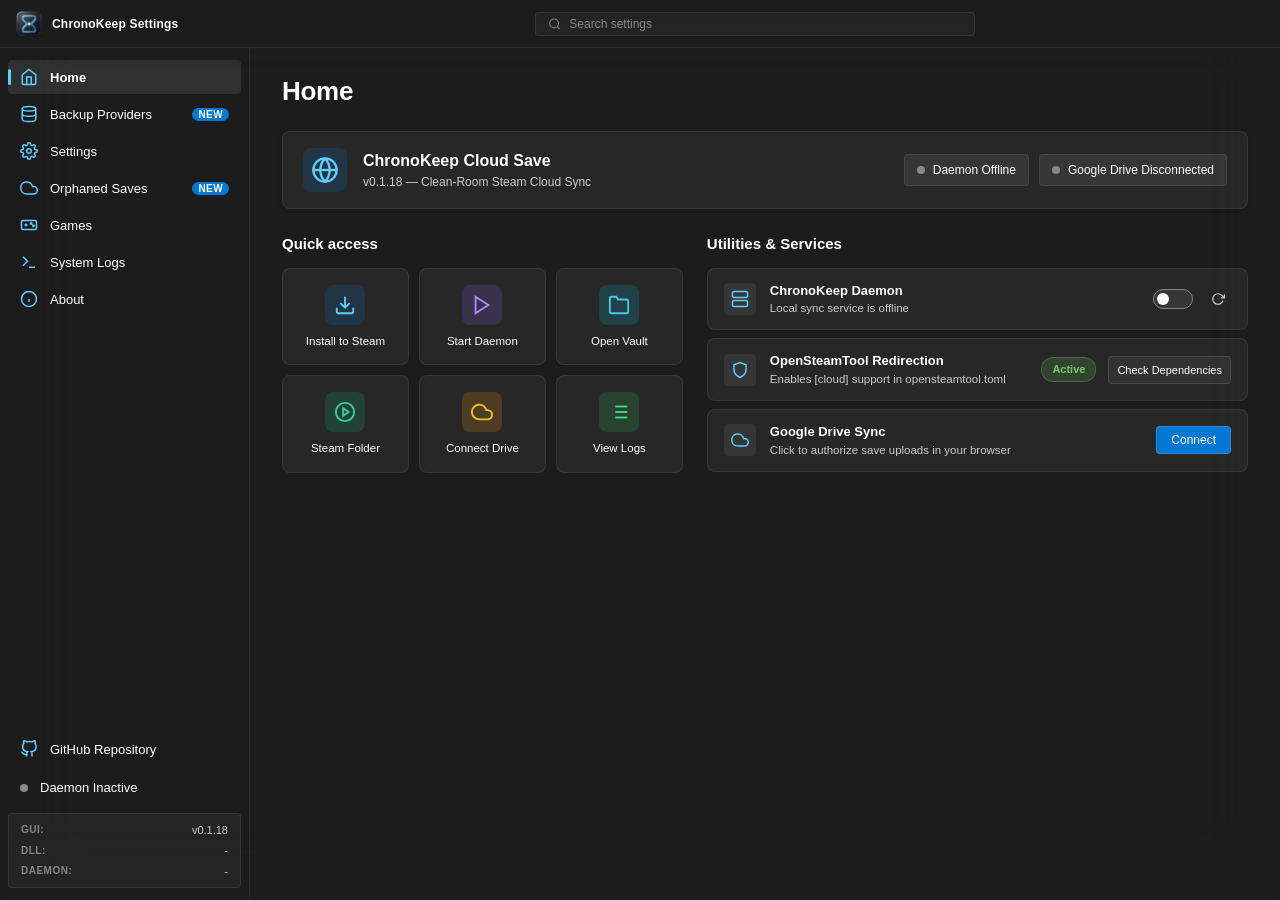
<file: rust-workspace/crates/cr-gui/ui/index.html>
<!DOCTYPE html>
<html lang="en-US" data-theme="dark">
<head>
  <meta charset="UTF-8">
  <meta name="viewport" content="width=device-width, initial-scale=1.0">
  <title>ChronoKeep Settings</title>
  <link rel="icon" type="image/x-icon" href="favicon.ico">
  <link rel="stylesheet" href="styles.css">
</head>
<body class="mica-bg">
  <!-- Top App Header / Integrated Titlebar -->
  <header class="app-header">
    <div class="header-left">
      <div class="app-logo">
        <img src="app-logo.png" alt="ChronoKeep Logo" class="app-logo-img">
      </div>
      <span class="app-title" data-i18n="app.title">Configurações do ChronoKeep</span>
    </div>

    <div class="header-center">
      <div class="search-box">
        <svg class="search-icon" width="14" height="14" viewBox="0 0 24 24" fill="none" stroke="currentColor" stroke-width="2">
          <circle cx="11" cy="11" r="8"></circle>
          <line x1="21" y1="21" x2="16.65" y2="16.65"></line>
        </svg>
        <input type="text" id="global-search" data-i18n-placeholder="app.search_placeholder" placeholder="Pesquisar por configurações" autocomplete="off">
      </div>
    </div>

    <div class="header-right">
      <!-- Window controls handled by OS decorations -->
    </div>
  </header>

  <div class="app-layout">
    <!-- Left Navigation Rail (NavigationView) -->
    <nav class="nav-rail">
      <div class="nav-group top-group">
        <button class="nav-item active" data-page="home">
          <div class="nav-indicator"></div>
          <svg class="nav-icon" width="18" height="18" viewBox="0 0 24 24" fill="none" stroke="currentColor" stroke-width="2">
            <path d="M3 9l9-7 9 7v11a2 2 0 0 1-2 2H5a2 2 0 0 1-2-2z"></path>
            <polyline points="9 22 9 12 15 12 15 22"></polyline>
          </svg>
          <span class="nav-label" data-i18n="nav.home">Início</span>
        </button>

        <button class="nav-item" data-page="providers">
          <div class="nav-indicator"></div>
          <svg class="nav-icon" width="18" height="18" viewBox="0 0 24 24" fill="none" stroke="currentColor" stroke-width="2">
            <ellipse cx="12" cy="5" rx="9" ry="3"></ellipse>
            <path d="M21 12c0 1.66-4 3-9 3s-9-1.34-9-3"></path>
            <path d="M3 5v14c0 1.66 4 3 9 3s9-1.34 9-3V5"></path>
          </svg>
          <span class="nav-label" data-i18n="nav.providers">Provedores de Backup</span>
          <span class="badge-pill" data-i18n="common.new_badge">NOVO</span>
        </button>

        <button class="nav-item" data-page="settings">
          <div class="nav-indicator"></div>
          <svg class="nav-icon" width="18" height="18" viewBox="0 0 24 24" fill="none" stroke="currentColor" stroke-width="2">
            <circle cx="12" cy="12" r="3"></circle>
            <path d="M19.4 15a1.65 1.65 0 0 0 .33 1.82l.06.06a2 2 0 0 1 0 2.83 2 2 0 0 1-2.83 0l-.06-.06a1.65 1.65 0 0 0-1.82-.33 1.65 1.65 0 0 0-1 1.51V21a2 2 0 0 1-2 2 2 2 0 0 1-2-2v-.09A1.65 1.65 0 0 0 9 19.4a1.65 1.65 0 0 0-1.82.33l-.06.06a2 2 0 0 1-2.83 0 2 2 0 0 1 0-2.83l.06-.06a1.65 1.65 0 0 0 .33-1.82 1.65 1.65 0 0 0-1.51-1H3a2 2 0 0 1-2-2 2 2 0 0 1 2-2h.09A1.65 1.65 0 0 0 4.6 9a1.65 1.65 0 0 0-.33-1.82l-.06-.06a2 2 0 0 1 0-2.83 2 2 0 0 1 2.83 0l.06.06a1.65 1.65 0 0 0 1.82.33H9a1.65 1.65 0 0 0 1-1.51V3a2 2 0 0 1 2-2 2 2 0 0 1 2 2v.09a1.65 1.65 0 0 0 1 1.51 1.65 1.65 0 0 0 1.82-.33l.06-.06a2 2 0 0 1 2.83 0 2 2 0 0 1 0 2.83l-.06.06a1.65 1.65 0 0 0-.33 1.82V9a1.65 1.65 0 0 0 1.51 1H21a2 2 0 0 1 2 2 2 2 0 0 1-2 2h-.09a1.65 1.65 0 0 0-1.51 1z"></path>
          </svg>
          <span class="nav-label" data-i18n="nav.settings">Configurações</span>
        </button>

        <button class="nav-item" data-page="cloud-saves">
          <div class="nav-indicator"></div>
          <svg class="nav-icon" width="18" height="18" viewBox="0 0 24 24" fill="none" stroke="currentColor" stroke-width="2">
            <path d="M18 10h-1.26A8 8 0 1 0 9 20h9a5 5 0 0 0 0-10z"></path>
          </svg>
          <span class="nav-label" data-i18n="nav.saves">Saves Órfãos</span>
          <span class="badge-pill" data-i18n="common.new_badge">NOVO</span>
        </button>

        <button class="nav-item" data-page="games">
          <div class="nav-indicator"></div>
          <svg class="nav-icon" width="18" height="18" viewBox="0 0 24 24" fill="none" stroke="currentColor" stroke-width="2">
            <rect x="2" y="6" width="20" height="12" rx="2"></rect>
            <path d="M6 12h4m-2-2v4m7-3a1 1 0 1 0 0-2 1 1 0 0 0 0 2zm3 3a1 1 0 1 0 0-2 1 1 0 0 0 0 2z"></path>
          </svg>
          <span class="nav-label" data-i18n="nav.games">Jogos</span>
        </button>

        <button class="nav-item" data-page="logs">
          <div class="nav-indicator"></div>
          <svg class="nav-icon" width="18" height="18" viewBox="0 0 24 24" fill="none" stroke="currentColor" stroke-width="2">
            <polyline points="4 17 10 11 4 5"></polyline>
            <line x1="12" y1="19" x2="20" y2="19"></line>
          </svg>
          <span class="nav-label" data-i18n="nav.logs">Logs do Sistema</span>
        </button>

        <button class="nav-item" data-page="about">
          <div class="nav-indicator"></div>
          <svg class="nav-icon" width="18" height="18" viewBox="0 0 24 24" fill="none" stroke="currentColor" stroke-width="2">
            <circle cx="12" cy="12" r="10"></circle>
            <line x1="12" y1="16" x2="12" y2="12"></line>
            <line x1="12" y1="8" x2="12.01" y2="8"></line>
          </svg>
          <span class="nav-label" data-i18n="nav.about">Sobre</span>
        </button>
      </div>

      <div class="nav-group bottom-group">
        <a href="https://github.com/leufrasiojunior/ChronoKeep" id="nav-github-link" class="nav-item external">
          <svg class="nav-icon" width="18" height="18" viewBox="0 0 24 24" fill="none" stroke="currentColor" stroke-width="2">
            <path d="M9 19c-5 1.5-5-2.5-7-3m14 6v-3.87a3.37 3.37 0 0 0-.94-2.61c3.14-.35 6.44-1.54 6.44-7A5.44 5.44 0 0 0 20 4.77 5.07 5.07 0 0 0 19.91 1S18.73.65 16 2.48a13.38 13.38 0 0 0-7 0C6.27.65 5.09 1 5.09 1A5.07 5.07 0 0 0 5 4.77a5.44 5.44 0 0 0-1.5 3.78c0 5.42 3.3 6.61 6.44 7A3.37 3.37 0 0 0 9 18.13V22"></path>
          </svg>
          <span class="nav-label" data-i18n="nav.github">Repositório GitHub</span>
        </a>

        <div class="nav-item" id="nav-system-status">
          <div class="status-dot online" id="global-status-dot"></div>
          <span class="nav-label" id="global-status-text" data-i18n="status.daemon_active">Daemon Ativo</span>
        </div>

        <div class="sidebar-versions" id="sidebar-versions">
          <div class="sidebar-version-item">
            <span class="sidebar-ver-key">GUI:</span>
            <span class="sidebar-ver-val" id="sidebar-ver-gui">v0.1.18</span>
          </div>
          <div class="sidebar-version-item">
            <span class="sidebar-ver-key">DLL:</span>
            <span class="sidebar-ver-val" id="sidebar-ver-dll">-</span>
          </div>
          <div class="sidebar-version-item">
            <span class="sidebar-ver-key">DAEMON:</span>
            <span class="sidebar-ver-val" id="sidebar-ver-daemon">-</span>
          </div>
        </div>
      </div>
    </nav>

    <!-- Main Content Viewport -->
    <main class="content-viewport">
      <!-- PAGE 1: INÍCIO (Home) -->
      <section class="page active" id="page-home">
        <div class="page-title-row">
          <h1 class="page-title" data-i18n="home.title">Início</h1>
        </div>

        <!-- Hero / Banner Row -->
        <div class="hero-card">
          <div class="hero-left">
            <div class="hero-icon-box">
              <svg width="28" height="28" viewBox="0 0 24 24" fill="none" stroke="currentColor" stroke-width="2">
                <circle cx="12" cy="12" r="10"></circle>
                <path d="M12 2a14.5 14.5 0 0 0 0 20 14.5 14.5 0 0 0 0-20"></path>
                <path d="M2 12h20"></path>
              </svg>
            </div>
            <div class="hero-info">
              <h3 class="hero-title" data-i18n="home.hero_title">ChronoKeep Cloud Save</h3>
              <p class="hero-version" id="hero-version">v0.1.18 — Sincronização Steam Cloud Clean-Room</p>
            </div>
          </div>

          <div class="hero-badges">
            <div class="status-badge" id="hero-daemon-badge">
              <span class="badge-dot online"></span>
              <span class="badge-text" id="hero-daemon-text" data-i18n="status.daemon_active">Daemon Ativo</span>
            </div>
            <div class="status-badge" id="hero-gdrive-badge">
              <span class="badge-dot offline"></span>
              <span class="badge-text" id="hero-gdrive-text" data-i18n="status.gdrive_connected_badge">Google Drive Conectado</span>
            </div>
          </div>
        </div>

        <!-- Banner de Atualização Disponível no Início -->
        <div class="home-update-banner" id="home-update-banner" style="display: none;">
          <div class="home-update-content">
            <div class="home-update-icon">
              <svg width="20" height="20" viewBox="0 0 24 24" fill="none" stroke="currentColor" stroke-width="2">
                <path d="M21 15v4a2 2 0 0 1-2 2H5a2 2 0 0 1-2-2v-4"></path>
                <polyline points="7 10 12 15 17 10"></polyline>
                <line x1="12" y1="15" x2="12" y2="3"></line>
              </svg>
            </div>
            <div class="home-update-texts">
              <span class="home-update-title" data-i18n="home.update_banner_title">Atualizações disponíveis</span>
              <span class="home-update-desc" id="home-update-desc" data-i18n="home.update_banner_desc_default">Novas versões de componentes do ChronoKeep estão prontas para download.</span>
            </div>
          </div>
          <button class="btn btn-sm btn-primary" id="btn-home-check-updates" data-i18n="home.update_banner_btn">Conferir</button>
        </div>

        <!-- 2-Column Section (Acesso Rápido & Utilitários) -->
        <div class="two-column-grid">
          <!-- Coluna 1: Acesso Rápido (Tiles) -->
          <div class="column-block">
            <h2 class="section-title" data-i18n="home.quick_access">Acesso rápido</h2>
            <div class="quick-access-grid">
              <div class="quick-tile" id="tile-install">
                <div class="tile-icon-box blue">
                  <svg width="22" height="22" viewBox="0 0 24 24" fill="none" stroke="currentColor" stroke-width="2">
                    <path d="M21 15v4a2 2 0 0 1-2 2H5a2 2 0 0 1-2-2v-4"></path>
                    <polyline points="7 10 12 15 17 10"></polyline>
                    <line x1="12" y1="15" x2="12" y2="3"></line>
                  </svg>
                </div>
                <span class="tile-label" data-i18n="home.tile_install">Instalar na Steam</span>
              </div>

              <div class="quick-tile" id="tile-daemon">
                <div class="tile-icon-box purple">
                  <svg width="22" height="22" viewBox="0 0 24 24" fill="none" stroke="currentColor" stroke-width="2">
                    <polygon points="5 3 19 12 5 21 5 3"></polygon>
                  </svg>
                </div>
                <span class="tile-label" id="tile-daemon-label" data-i18n="home.tile_start_daemon">Iniciar Daemon</span>
              </div>

              <div class="quick-tile" id="tile-open-vault">
                <div class="tile-icon-box cyan">
                  <svg width="22" height="22" viewBox="0 0 24 24" fill="none" stroke="currentColor" stroke-width="2">
                    <path d="M22 19a2 2 0 0 1-2 2H4a2 2 0 0 1-2-2V5a2 2 0 0 1 2-2h5l2 3h9a2 2 0 0 1 2 2z"></path>
                  </svg>
                </div>
                <span class="tile-label" data-i18n="home.tile_open_vault">Abrir Cofre</span>
              </div>

              <div class="quick-tile" id="tile-open-steam">
                <div class="tile-icon-box teal">
                  <svg width="22" height="22" viewBox="0 0 24 24" fill="none" stroke="currentColor" stroke-width="2">
                    <circle cx="12" cy="12" r="10"></circle>
                    <polygon points="10 8 16 12 10 16 10 8"></polygon>
                  </svg>
                </div>
                <span class="tile-label" data-i18n="home.tile_open_steam">Pasta Steam</span>
              </div>

              <div class="quick-tile" id="tile-gdrive-login">
                <div class="tile-icon-box orange">
                  <svg width="22" height="22" viewBox="0 0 24 24" fill="none" stroke="currentColor" stroke-width="2">
                    <path d="M18 10h-1.26A8 8 0 1 0 9 20h9a5 5 0 0 0 0-10z"></path>
                  </svg>
                </div>
                <span class="tile-label" id="tile-gdrive-label" data-i18n="home.tile_connect_drive">Conectar Drive</span>
              </div>

              <div class="quick-tile" id="tile-view-logs">
                <div class="tile-icon-box green">
                  <svg width="22" height="22" viewBox="0 0 24 24" fill="none" stroke="currentColor" stroke-width="2">
                    <line x1="8" y1="6" x2="21" y2="6"></line>
                    <line x1="8" y1="12" x2="21" y2="12"></line>
                    <line x1="8" y1="18" x2="21" y2="18"></line>
                    <line x1="3" y1="6" x2="3.01" y2="6"></line>
                    <line x1="3" y1="12" x2="3.01" y2="12"></line>
                    <line x1="3" y1="18" x2="3.01" y2="18"></line>
                  </svg>
                </div>
                <span class="tile-label" data-i18n="home.tile_view_logs">Ver Logs</span>
              </div>
            </div>
          </div>

          <!-- Coluna 2: Utilitários (SettingsCard list) -->
          <div class="column-block">
            <div class="section-header-row">
              <h2 class="section-title" data-i18n="home.utilities_title">Utilitários e Serviços</h2>
            </div>

            <div class="settings-card-list">
              <!-- Card 1: ChronoKeep Daemon Service -->
              <div class="settings-card">
                <div class="card-left">
                  <div class="card-icon-box">
                    <svg width="18" height="18" viewBox="0 0 24 24" fill="none" stroke="currentColor" stroke-width="2">
                      <rect x="2" y="2" width="20" height="8" rx="2" ry="2"></rect>
                      <rect x="2" y="14" width="20" height="8" rx="2" ry="2"></rect>
                      <line x1="6" y1="6" x2="6.01" y2="6"></line>
                      <line x1="6" y1="18" x2="6.01" y2="18"></line>
                    </svg>
                  </div>
                  <div class="card-text">
                    <div class="card-name" data-i18n="home.daemon_card_title">ChronoKeep Daemon</div>
                    <div class="card-desc" id="card-desc-daemon" data-i18n="home.daemon_desc_offline">Serviço de sincronização local desligado</div>
                  </div>
                </div>
                <div class="card-right">
                  <label class="toggle-switch">
                    <input type="checkbox" id="toggle-daemon">
                    <span class="slider"></span>
                  </label>
                  <button class="card-chevron" id="btn-restart-daemon" data-i18n-title="home.daemon_restart_title" title="Reiniciar Daemon">
                    <svg width="14" height="14" viewBox="0 0 24 24" fill="none" stroke="currentColor" stroke-width="2">
                      <polyline points="23 4 23 10 17 10"></polyline>
                      <path d="M20.49 15a9 9 0 1 1-2.12-9.36L23 10"></path>
                    </svg>
                  </button>
                </div>
              </div>

              <!-- Card 2: OpenSteamTool Cloud Mode -->
              <div class="settings-card">
                <div class="card-left">
                  <div class="card-icon-box">
                    <svg width="18" height="18" viewBox="0 0 24 24" fill="none" stroke="currentColor" stroke-width="2">
                      <path d="M12 22s8-4 8-10V5l-8-3-8 3v7c0 6 8 10 8 10z"></path>
                    </svg>
                  </div>
                  <div class="card-text">
                    <div class="card-name" data-i18n="home.ost_card_title">Redirecionamento OpenSteamTool</div>
                    <div class="card-desc" id="card-desc-ost" data-i18n="home.ost_card_desc">Habilitação do recurso [cloud] no opensteamtool.toml</div>
                  </div>
                </div>
                <div class="card-right">
                  <span class="status-pill active" id="ost-status-pill" data-i18n="status.ost_active">Ativo</span>
                  <button class="btn btn-secondary btn-sm" id="btn-home-check-deps" data-i18n="home.btn_check_deps" style="font-size: 11px; padding: 4px 8px;">Verificar Dependências</button>
                </div>
              </div>

              <!-- Card 3: Google Drive Sincronização -->
              <div class="settings-card">
                <div class="card-left">
                  <div class="card-icon-box">
                    <svg width="18" height="18" viewBox="0 0 24 24" fill="none" stroke="currentColor" stroke-width="2">
                      <path d="M18 10h-1.26A8 8 0 1 0 9 20h9a5 5 0 0 0 0-10z"></path>
                    </svg>
                  </div>
                  <div class="card-text">
                    <div class="card-name" data-i18n="home.gdrive_card_title">Google Drive Sincronização</div>
                    <div class="card-desc" id="card-desc-gdrive" data-i18n="home.gdrive_desc_disconnected">Clique para autorizar upload de saves no navegador</div>
                  </div>
                </div>
                <div class="card-right">
                  <button class="btn btn-secondary" id="btn-gdrive-action" data-i18n="home.btn_connect">Conectar</button>
                </div>
              </div>

            </div>
          </div>
        </div>
      </section>

      <!-- PAGE: PROVEDORES DE BACKUP -->
      <section class="page" id="page-providers">
        <div class="page-title-row">
          <h1 class="page-title" data-i18n="providers.title">Provedores de Backup</h1>
        </div>

        <div class="sub-header-desc" data-i18n="providers.subtitle">
          Configure para onde seus saves serão sincronizados: nuvem externa (Google Drive) ou cofre local no seu computador.
        </div>

        <div class="settings-group">
          <!-- Dropdown Seleção de Provedor -->
          <div class="settings-card highlight-card">
            <div class="card-left">
              <div class="card-icon-box accent">
                <svg width="18" height="18" viewBox="0 0 24 24" fill="none" stroke="currentColor" stroke-width="2">
                  <ellipse cx="12" cy="5" rx="9" ry="3"></ellipse>
                  <path d="M21 12c0 1.66-4 3-9 3s-9-1.34-9-3"></path>
                  <path d="M3 5v14c0 1.66 4 3 9 3s9-1.34 9-3V5"></path>
                </svg>
              </div>
              <div class="card-text">
                <div class="card-name" data-i18n="providers.active_card_title">Provedor Ativo de Backup</div>
                <div class="card-desc" data-i18n="providers.active_card_desc">Selecione o destino de sincronização para os saves do Steam</div>
              </div>
            </div>
            <div class="card-right">
              <select id="select-backup-provider" class="select-input">
                <option value="gdrive" selected data-i18n="providers.opt_gdrive">Google Drive (Nuvem)</option>
                <option value="local" data-i18n="providers.opt_local">Armazenamento Local (Cofre)</option>
              </select>
            </div>
          </div>

          <!-- PAINEL 1: GOOGLE DRIVE -->
          <div id="panel-provider-gdrive" class="provider-panel">
            <h2 class="group-title" data-i18n="providers.gdrive_group_title">Configurações do Google Drive</h2>

            <!-- Card Conexão Google -->
            <div class="settings-card">
              <div class="card-left">
                <div class="card-icon-box orange">
                  <svg width="18" height="18" viewBox="0 0 24 24" fill="none" stroke="currentColor" stroke-width="2">
                    <path d="M18 10h-1.26A8 8 0 1 0 9 20h9a5 5 0 0 0 0-10z"></path>
                  </svg>
                </div>
                <div class="card-text">
                  <div class="card-name" data-i18n="providers.gdrive_auth_title">Autenticação Google Drive</div>
                  <div class="card-desc" id="provider-card-desc-gdrive" data-i18n="providers.gdrive_auth_desc_disconnected">Conecte sua conta para envio automático de saves e manifestos na nuvem</div>
                </div>
              </div>
              <div class="card-right">
                <span class="status-pill" id="provider-gdrive-status-pill" data-i18n="status.disconnected">Desconectado</span>
                <button class="btn btn-primary" id="btn-provider-gdrive-action" data-i18n="providers.btn_google_login">Fazer Login no Google</button>
              </div>
            </div>

            <!-- Card Limite de Upload Manual (movido de Geral) -->
            <div class="settings-card">
              <div class="card-left">
                <div class="card-icon-box">
                  <svg width="18" height="18" viewBox="0 0 24 24" fill="none" stroke="currentColor" stroke-width="2">
                    <path d="M21 15v4a2 2 0 0 1-2 2H5a2 2 0 0 1-2-2v-4"></path>
                    <polyline points="17 8 12 3 7 8"></polyline>
                    <line x1="12" y1="3" x2="12" y2="15"></line>
                  </svg>
                </div>
                <div class="card-text">
                  <div class="card-name card-name-row">
                    <span data-i18n="providers.upload_limit_title">Limite de Upload Manual por Arquivo</span>
                    <button type="button" class="info-help-btn" id="btn-upload-limit-help" data-i18n-title="common.view_details" title="Ver mais detalhes" aria-label="Ver mais detalhes">
                      <svg width="13" height="13" viewBox="0 0 24 24" fill="none" stroke="currentColor" stroke-width="2.3" stroke-linecap="round" stroke-linejoin="round">
                        <circle cx="12" cy="12" r="10"></circle>
                        <path d="M9.09 9a3 3 0 0 1 5.83 1c0 2-3 3-3 3"></path>
                        <line x1="12" y1="17" x2="12.01" y2="17"></line>
                      </svg>
                    </button>
                  </div>
                  <div class="card-desc" data-i18n="providers.upload_limit_desc">Na sincronização manual, saves maiores que este limite são preservados apenas no Cofre local</div>
                </div>
              </div>
              <div class="card-right">
                <select id="select-max-upload" class="select-input">
                  <option value="128">128 MB</option>
                  <option value="256">256 MB</option>
                  <option value="512" selected data-i18n="providers.opt_512mb_default">512 MB (Padrão)</option>
                  <option value="1024" data-i18n="providers.opt_1024mb">1024 MB (1 GB)</option>
                </select>
              </div>
            </div>
          </div>

          <!-- PAINEL 2: ARMAZENAMENTO LOCAL (COFRE) -->
          <div id="panel-provider-local" class="provider-panel" style="display: none;">
            <h2 class="group-title" data-i18n="providers.local_group_title">Configurações do Cofre Local</h2>

            <!-- Card Pasta do Cofre Local (movido de Geral) -->
            <div class="settings-card">
              <div class="card-left">
                <div class="card-icon-box cyan">
                  <svg width="18" height="18" viewBox="0 0 24 24" fill="none" stroke="currentColor" stroke-width="2">
                    <path d="M22 19a2 2 0 0 1-2 2H4a2 2 0 0 1-2-2V5a2 2 0 0 1 2-2h5l2 3h9a2 2 0 0 1 2 2z"></path>
                  </svg>
                </div>
                <div class="card-text">
                  <div class="card-name" data-i18n="providers.vault_dir_title">Pasta do Cofre Local</div>
                  <div class="card-desc" data-i18n="providers.vault_dir_desc">Diretório onde cópias dos saves e manifestos são preservados localmente</div>
                </div>
              </div>
              <div class="card-right input-group">
                <input type="text" id="input-vault-dir" class="text-input" placeholder="%USERPROFILE%\Saved Games\ChronoKeepVault">
                <button class="btn btn-secondary btn-sm" id="btn-reset-vault-default" data-i18n="providers.vault_reset_btn" data-i18n-title="providers.vault_reset_title" title="Restaurar pasta padrão (%USERPROFILE%\Saved Games\ChronoKeepVault)">
                  Restaurar Padrão
                </button>
                <button class="btn btn-icon" id="btn-explore-vault" data-i18n-title="common.open_in_explorer" title="Abrir pasta no Explorer">
                  <svg width="16" height="16" viewBox="0 0 24 24" fill="none" stroke="currentColor" stroke-width="2">
                    <path d="M22 19a2 2 0 0 1-2 2H4a2 2 0 0 1-2-2V5a2 2 0 0 1 2-2h5l2 3h9a2 2 0 0 1 2 2z"></path>
                  </svg>
                </button>
              </div>
            </div>
          </div>

          <!-- Ações do Formulário de Provedores -->
          <div class="form-actions-row">
            <button class="btn btn-primary" id="btn-save-providers">
              <svg width="16" height="16" viewBox="0 0 24 24" fill="none" stroke="currentColor" stroke-width="2">
                <path d="M19 21H5a2 2 0 0 1-2-2V5a2 2 0 0 1 2-2h11l5 5v11a2 2 0 0 1-2 2z"></path>
                <polyline points="17 21 17 13 7 13 7 21"></polyline>
                <polyline points="7 3 7 8 15 8"></polyline>
              </svg>
              <span data-i18n="common.save_settings">Salvar Configurações</span>
            </button>
            <span class="action-feedback" id="providers-feedback"></span>
          </div>
        </div>
      </section>

      <!-- PAGE: CONFIGURAÇÕES -->
      <section class="page" id="page-settings">
        <div class="page-title-row">
          <h1 class="page-title" data-i18n="settings.title">Configurações</h1>
        </div>

        <div class="settings-group">
          <h2 class="group-title" data-i18n="settings.general_group">Configurações Gerais</h2>

          <!-- Steam Path -->
          <div class="settings-card">
            <div class="card-left">
              <div class="card-icon-box">
                <svg width="18" height="18" viewBox="0 0 24 24" fill="none" stroke="currentColor" stroke-width="2">
                  <circle cx="12" cy="12" r="10"></circle>
                  <polygon points="10 8 16 12 10 16 10 8"></polygon>
                </svg>
              </div>
              <div class="card-text">
                <div class="card-name" data-i18n="settings.steam_dir_title">Pasta de Instalação da Steam</div>
                <div class="card-desc" data-i18n="settings.steam_dir_desc">Local onde se encontra o executável steam.exe e a bridge DLL</div>
              </div>
            </div>
            <div class="card-right input-group">
              <input type="text" id="input-steam-dir" class="text-input" placeholder="C:\Program Files (x86)\Steam">
              <button class="btn btn-icon" id="btn-explore-steam" data-i18n-title="common.open_in_explorer" title="Abrir pasta no Explorer">
                <svg width="16" height="16" viewBox="0 0 24 24" fill="none" stroke="currentColor" stroke-width="2">
                  <path d="M22 19a2 2 0 0 1-2 2H4a2 2 0 0 1-2-2V5a2 2 0 0 1 2-2h5l2 3h9a2 2 0 0 1 2 2z"></path>
                </svg>
              </button>
            </div>
          </div>

          <!-- Language Selector -->
          <div class="settings-card" id="card-language">
            <div class="card-left">
              <div class="card-icon-box">
                <svg width="18" height="18" viewBox="0 0 24 24" fill="none" stroke="currentColor" stroke-width="2">
                  <circle cx="12" cy="12" r="10"></circle>
                  <line x1="2" y1="12" x2="22" y2="12"></line>
                  <path d="M12 2a15.3 15.3 0 0 1 4 10 15.3 15.3 0 0 1-4 10 15.3 15.3 0 0 1-4-10 15.3 15.3 0 0 1 4-10z"></path>
                </svg>
              </div>
              <div class="card-text">
                <div class="card-name" data-i18n="settings.lang_title">Idioma da Interface</div>
                <div class="card-desc" data-i18n="settings.lang_desc">Escolha o idioma de exibição do ChronoKeep (aplicado imediatamente)</div>
              </div>
            </div>
            <div class="card-right">
              <select id="select-language" class="select-input">
                <option value="system" selected data-i18n="settings.lang_system">Seguir Sistema (Automático)</option>
                <option value="pt-BR" data-i18n="settings.lang_pt_br">Português (Brasil)</option>
                <option value="en-US" data-i18n="settings.lang_en_us">English (United States)</option>
              </select>
            </div>
          </div>

          <!-- Theme Selector -->
          <div class="settings-card">
            <div class="card-left">
              <div class="card-icon-box">
                <svg width="18" height="18" viewBox="0 0 24 24" fill="none" stroke="currentColor" stroke-width="2">
                  <circle cx="12" cy="12" r="5"></circle>
                  <line x1="12" y1="1" x2="12" y2="3"></line>
                  <line x1="12" y1="21" x2="12" y2="23"></line>
                  <line x1="4.22" y1="4.22" x2="5.64" y2="5.64"></line>
                  <line x1="18.36" y1="18.36" x2="19.78" y2="19.78"></line>
                  <line x1="1" y1="12" x2="3" y2="12"></line>
                  <line x1="21" y1="12" x2="23" y2="12"></line>
                  <line x1="4.22" y1="19.78" x2="5.64" y2="18.36"></line>
                  <line x1="18.36" y1="5.64" x2="19.78" y2="4.22"></line>
                </svg>
              </div>
              <div class="card-text">
                <div class="card-name" data-i18n="settings.theme_title">Tema da Interface</div>
                <div class="card-desc" data-i18n="settings.theme_desc">Ajuste de cores e contraste do Fluent Design</div>
              </div>
            </div>
            <div class="card-right">
              <select id="select-theme" class="select-input">
                <option value="system" data-i18n="settings.theme_system">Seguir Sistema</option>
                <option value="dark" selected data-i18n="settings.theme_dark">Modo Escuro (Dark)</option>
                <option value="light" data-i18n="settings.theme_light">Modo Claro (Light)</option>
              </select>
            </div>
          </div>

          <!-- Steam Web API Key -->
          <div class="settings-card">
            <div class="card-left">
              <div class="card-icon-box amber">
                <svg width="18" height="18" viewBox="0 0 24 24" fill="none" stroke="currentColor" stroke-width="2">
                  <path d="M21 2l-2 2m-7.61 7.61a5.5 5.5 0 1 1-7.778 7.778 5.5 5.5 0 0 1 7.777-7.777zm0 0L15.5 7.5m0 0l3 3L22 7l-3-3m-3.5 3.5L19 4"></path>
                </svg>
              </div>
              <div class="card-text">
                <div class="card-name card-name-row">
                  <span data-i18n="settings.steam_api_key_title">Chave da Steam Web API</span>
                  <a href="https://steamcommunity.com/dev/apikey" id="link-settings-get-key" class="info-help-btn" data-i18n-title="settings.steam_api_key_get" title="Obter chave gratuita na Valve" target="_blank">
                    <svg width="13" height="13" viewBox="0 0 24 24" fill="none" stroke="currentColor" stroke-width="2.3">
                      <circle cx="12" cy="12" r="10"></circle>
                      <path d="M9.09 9a3 3 0 0 1 5.83 1c0 2-3 3-3 3"></path>
                      <line x1="12" y1="17" x2="12.01" y2="17"></line>
                    </svg>
                  </a>
                </div>
                <div class="card-desc" data-i18n="settings.steam_api_key_desc">Utilizada para consultar conquistas e detalhes oficiais na aba Jogos</div>
              </div>
            </div>
            <div class="card-right input-group">
              <input type="password" id="input-settings-steam-api-key" class="text-input" placeholder="Cole sua Steam Web API Key aqui...">
              <button class="btn btn-secondary btn-sm" id="btn-toggle-key-visibility" data-i18n-title="common.toggle_visibility" title="Mostrar/Ocultar chave">
                <svg width="14" height="14" viewBox="0 0 24 24" fill="none" stroke="currentColor" stroke-width="2">
                  <path d="M1 12s4-8 11-8 11 8 11 8-4 8-11 8-11-8-11-8z"></path>
                  <circle cx="12" cy="12" r="3"></circle>
                </svg>
              </button>
              <button class="btn btn-secondary btn-sm" id="btn-clear-settings-steam-api-key" data-i18n-title="settings.steam_api_key_clear" title="Apagar chave">
                <svg width="14" height="14" viewBox="0 0 24 24" fill="none" stroke="currentColor" stroke-width="2">
                  <polyline points="3 6 5 6 21 6"></polyline>
                  <path d="M19 6v14a2 2 0 0 1-2 2H7a2 2 0 0 1-2-2V6m3 0V4a2 2 0 0 1 2-2h4a2 2 0 0 1 2 2v2"></path>
                </svg>
              </button>
            </div>
          </div>

          <div class="form-actions-row">
            <button class="btn btn-primary" id="btn-save-config">
              <svg width="16" height="16" viewBox="0 0 24 24" fill="none" stroke="currentColor" stroke-width="2">
                <path d="M19 21H5a2 2 0 0 1-2-2V5a2 2 0 0 1 2-2h11l5 5v11a2 2 0 0 1-2 2z"></path>
                <polyline points="17 21 17 13 7 13 7 21"></polyline>
                <polyline points="7 3 7 8 15 8"></polyline>
              </svg>
              <span data-i18n="common.save_settings">Salvar Configurações</span>
            </button>
            <span class="action-feedback" id="config-feedback"></span>
          </div>
        </div>

        <!-- Settings Group: Atualizações de Componentes -->
        <div class="settings-group" style="margin-top: 28px;">
          <h2 class="group-title" data-i18n="settings.updates_group">Atualizações de Componentes</h2>

          <div class="update-card" id="card-updates">
            <div class="update-card-header">
              <div>
                <h3 class="card-title" data-i18n="settings.updates_status_title">Status dos Componentes</h3>
                <p class="card-subtitle" data-i18n="settings.updates_status_desc">Verifique e atualize individualmente o Painel, o Serviço Daemon e a Bridge Steam Cloud.</p>
              </div>
              <div class="update-header-actions">
                <button class="btn btn-secondary" id="btn-check-updates">
                  <svg id="icon-check-updates" width="14" height="14" viewBox="0 0 24 24" fill="none" stroke="currentColor" stroke-width="2">
                    <path d="M21.5 2v6h-6M2.5 22v-6h6M2 11.5a10 10 0 0 1 18.8-4.3M22 12.5a10 10 0 0 1-18.8 4.3"/>
                  </svg>
                  <span id="text-check-updates" data-i18n="settings.updates_btn_check">Verificar Atualizações</span>
                </button>
                <button class="btn btn-primary" id="btn-update-all" style="display: none;">
                  <span data-i18n="settings.updates_btn_all">Atualizar Todos</span>
                </button>
              </div>
            </div>

            <div id="update-status-banner" class="update-banner" style="display: none;">
              <span id="update-banner-icon"></span>
              <span id="update-banner-text"></span>
            </div>

            <div class="update-components-list">
              <!-- Item 1: ChronoKeep (GUI) -->
              <div class="update-item" id="update-item-gui">
                <div class="update-item-icon">
                  <svg width="20" height="20" viewBox="0 0 24 24" fill="none" stroke="currentColor" stroke-width="2">
                    <rect x="2" y="3" width="20" height="14" rx="2" ry="2"></rect>
                    <line x1="8" y1="21" x2="16" y2="21"></line>
                    <line x1="12" y1="17" x2="12" y2="21"></line>
                  </svg>
                </div>
                <div class="update-item-info">
                  <div class="update-item-title" data-i18n="settings.comp_gui_title">ChronoKeep (Painel Interface)</div>
                  <div class="update-item-meta">
                    <span class="meta-label" data-i18n="settings.meta_installed_ver">Versão instalada:</span>
                    <span class="meta-val" id="meta-gui-cur">v0.1.18</span>
                    <span class="meta-sep">•</span>
                    <span class="meta-label" data-i18n="settings.meta_latest">Mais recente:</span>
                    <span class="meta-val" id="meta-gui-latest">-</span>
                  </div>
                </div>
                <div class="update-item-action">
                  <span class="badge-tag neutral" id="badge-gui" data-i18n="settings.badge_not_checked">Não Verificado</span>
                  <button class="btn btn-sm btn-primary" id="btn-update-gui" style="display: none;" data-i18n="settings.updates_btn_update">Atualizar</button>
                </div>
              </div>

              <!-- Item 2: chrono-daemon (Serviço) -->
              <div class="update-item" id="update-item-daemon">
                <div class="update-item-icon">
                  <svg width="20" height="20" viewBox="0 0 24 24" fill="none" stroke="currentColor" stroke-width="2">
                    <rect x="2" y="2" width="20" height="8" rx="2" ry="2"></rect>
                    <rect x="2" y="14" width="20" height="8" rx="2" ry="2"></rect>
                    <line x1="6" y1="6" x2="6.01" y2="6"></line>
                    <line x1="6" y1="18" x2="6.01" y2="18"></line>
                  </svg>
                </div>
                <div class="update-item-info">
                  <div class="update-item-title" data-i18n="settings.comp_daemon_title">chrono-daemon (Serviço de Sincronização)</div>
                  <div class="update-item-meta">
                    <span class="meta-label" data-i18n="settings.meta_local_status">Status local:</span>
                    <span class="meta-val" id="meta-daemon-cur">-</span>
                    <span class="meta-sep">•</span>
                    <span class="meta-label" data-i18n="settings.meta_latest">Mais recente:</span>
                    <span class="meta-val" id="meta-daemon-latest">-</span>
                  </div>
                </div>
                <div class="update-item-action">
                  <span class="badge-tag neutral" id="badge-daemon" data-i18n="settings.badge_not_checked">Não Verificado</span>
                  <button class="btn btn-sm btn-primary" id="btn-update-daemon" style="display: none;" data-i18n="settings.updates_btn_update">Atualizar</button>
                </div>
              </div>

              <!-- Item 3: chronokeep.dll (Bridge Steam Cloud) -->
              <div class="update-item" id="update-item-bridge">
                <div class="update-item-icon">
                  <svg width="20" height="20" viewBox="0 0 24 24" fill="none" stroke="currentColor" stroke-width="2">
                    <polygon points="12 2 2 7 12 12 22 7 12 2"></polygon>
                    <polyline points="2 17 12 22 22 17"></polyline>
                    <polyline points="2 12 12 17 22 12"></polyline>
                  </svg>
                </div>
                <div class="update-item-info">
                  <div class="update-item-title" data-i18n="settings.comp_bridge_title">chronokeep.dll (Bridge Steam Cloud)</div>
                  <div class="update-item-meta">
                    <span class="meta-label" data-i18n="settings.meta_local_status">Status local:</span>
                    <span class="meta-val" id="meta-bridge-cur">-</span>
                    <span class="meta-sep">•</span>
                    <span class="meta-label" data-i18n="settings.meta_latest">Mais recente:</span>
                    <span class="meta-val" id="meta-bridge-latest">-</span>
                  </div>
                </div>
                <div class="update-item-action">
                  <span class="badge-tag neutral" id="badge-bridge" data-i18n="settings.badge_not_checked">Não Verificado</span>
                  <button class="btn btn-sm btn-primary" id="btn-update-bridge" style="display: none;" data-i18n="settings.updates_btn_update">Atualizar</button>
                </div>
              </div>
            </div>
          </div>
        </div>

        <!-- Settings Group: Desinstalação / Zona de Perigo -->
        <div class="settings-group" style="margin-top: 28px;">
          <h2 class="group-title" style="color: var(--error-color);" data-i18n="settings.danger_group">Zona de Desinstalação</h2>

          <div class="settings-card" style="border-color: rgba(255, 99, 132, 0.3);">
            <div class="card-left">
              <div class="card-title" data-i18n="settings.uninstall_card_title">Desinstalar ChronoKeep da Steam</div>
              <div class="card-desc" data-i18n="settings.uninstall_card_desc">Remove as DLLs, o serviço de sincronização e desativa os redirecionamentos. Seus saves no Cofre local e no Google Drive são preservados.</div>
            </div>
            <div class="card-right">
              <button class="btn btn-secondary" id="btn-open-uninstall-modal" style="color: var(--error-color); border-color: rgba(255, 99, 132, 0.4);" data-i18n="settings.uninstall_btn">
                Desinstalar ChronoKeep...
              </button>
            </div>
          </div>
        </div>
      </section>

      <!-- PAGE 3: SAVES ÓRFÃOS -->
      <section class="page" id="page-cloud-saves">
        <div class="page-title-row">
          <h1 class="page-title" data-i18n="saves.title">Saves Órfãos</h1>
          <div class="page-actions">
            <button class="btn btn-secondary" id="btn-sync-selected" disabled>
              <svg width="16" height="16" viewBox="0 0 24 24" fill="none" stroke="currentColor" stroke-width="2">
                <path d="M21 15v4a2 2 0 0 1-2 2H5a2 2 0 0 1-2-2v-4"></path>
                <polyline points="17 8 12 3 7 8"></polyline>
                <line x1="12" y1="3" x2="12" y2="15"></line>
              </svg>
              <span data-i18n="saves.btn_sync_selected">Sincronizar Selecionados</span> (<span id="selected-count">0</span>)
            </button>
            <button class="btn btn-primary" id="btn-scan-saves">
              <svg width="16" height="16" viewBox="0 0 24 24" fill="none" stroke="currentColor" stroke-width="2">
                <circle cx="11" cy="11" r="8"></circle>
                <line x1="21" y1="21" x2="16.65" y2="16.65"></line>
              </svg>
              <span data-i18n="saves.btn_scan">Escanear Saves no PC</span>
            </button>
          </div>
        </div>

        <div class="sub-header-desc" data-i18n="saves.subtitle">
          Varre os diretórios locais do Steam userdata e do Cofre para catalogar saves existentes que ainda não foram sincronizados com o Google Drive.
        </div>

        <!-- Barra de Abas: Tools (Padrão), Steam Oficial, Todos -->
        <div class="saves-tabs-bar">
          <div class="saves-tab-buttons">
            <button class="saves-tab-btn active" id="tab-btn-tools" data-tab="tools">
              <span data-i18n="saves.tab_tools">🎮 Tools</span>
              <span class="tab-badge" id="count-tools">0</span>
            </button>
            <button class="saves-tab-btn" id="tab-btn-official" data-tab="official">
              <span data-i18n="saves.tab_official">🛡️ Steam Oficial</span>
              <span class="tab-badge" id="count-official">0</span>
            </button>
            <button class="saves-tab-btn" id="tab-btn-all" data-tab="all">
              <span data-i18n="saves.tab_all">📂 Todos</span>
              <span class="tab-badge" id="count-all">0</span>
            </button>
          </div>

          <div class="saves-search-wrapper">
            <div class="search-box">
              <span class="search-icon">🔍</span>
              <input type="text" id="input-search-saves" data-i18n-placeholder="saves.search_placeholder" placeholder="Filtrar por nome ou AppID...">
            </div>
          </div>
        </div>

        <!-- Card de Legenda e Referência Fluent -->
        <div class="saves-legend-card">
          <div class="legend-header">
            <span class="legend-icon">ℹ️</span>
            <strong data-i18n="saves.legend_title">Entenda as origens dos jogos e o papel do ChronoKeep:</strong>
          </div>
          <div class="legend-grid">
            <div class="legend-item">
              <span class="badge badge-tools" data-i18n="saves.legend_badge_tools">Tools</span>
              <span class="legend-desc" data-i18n-html="saves.legend_tools_html"><strong>SteamTools / GreenLuma:</strong> A nuvem da Valve não suporta esses títulos. O ChronoKeep é a <em>nuvem principal</em> e sincroniza seus saves com o Google Drive e Cofre local.</span>
            </div>
            <div class="legend-item">
              <span class="badge badge-official" data-i18n="saves.legend_badge_official">Steam Oficial</span>
              <span class="legend-desc" data-i18n-html="saves.legend_official_html"><strong>Biblioteca Oficial Steam:</strong> A <em>Valve Steam Cloud</em> opera com prioridade total. O ChronoKeep atua como <em>backup de redundância</em> seguro caso deseje manter cópias extras.</span>
            </div>
          </div>
        </div>

        <!-- Barra de Progresso de Sincronização Fluent -->
        <div id="sync-progress-card" class="sync-progress-card" style="display: none;">
          <div class="progress-info-row">
            <div class="progress-header-left">
              <div class="fluent-spinner" id="sync-spinner"></div>
              <div class="progress-text-group">
                <span class="progress-status-title" id="progress-status-title" data-i18n="saves.progress_preparing">Preparando sincronização...</span>
                <span class="progress-status-detail" id="progress-status-detail" data-i18n="saves.progress_zero">0 de 0 jogos • 0 B de 0 B</span>
              </div>
            </div>
            <div class="progress-percent-badge" id="progress-percent-text">0%</div>
          </div>
          <div class="fluent-progress-track">
            <div class="fluent-progress-bar" id="fluent-progress-bar" style="width: 0%;"></div>
          </div>
        </div>

        <div class="saves-table-container">
          <table class="fluent-table" id="table-saves">
            <thead>
              <tr>
                <th style="width: 40px; text-align: center;">
                  <input type="checkbox" id="check-all-orphans" data-i18n-title="saves.select_all" title="Selecionar todos">
                </th>
                <th style="width: 85px;" data-i18n="saves.col_appid">AppID</th>
                <th data-i18n="saves.col_game">Jogo</th>
                <th style="width: 140px;" data-i18n="saves.col_origin">Origem</th>
                <th style="width: 110px;" data-i18n="saves.col_files">Arquivos</th>
                <th style="width: 110px;" data-i18n="saves.col_size">Tamanho</th>
                <th style="width: 150px;" data-i18n="saves.col_local">No Cofre / Local</th>
                <th style="width: 130px;" data-i18n="saves.col_cloud">Na Nuvem</th>
                <th style="width: 120px; text-align: center;" data-i18n="saves.col_actions">Ações</th>
              </tr>
            </thead>
            <tbody id="tbody-saves">
              <tr>
                <td colspan="9" class="empty-state" data-i18n="saves.empty_initial">Clique em "Escanear Saves no PC" para listar os jogos detectados.</td>
              </tr>
            </tbody>
          </table>
        </div>
      </section>

      <!-- PAGE: JOGOS -->
      <section class="page" id="page-games">
        <div class="page-title-row">
          <div class="title-with-desc">
            <h1 class="page-title" data-i18n="games.title">Jogos</h1>
            <p class="page-subtitle" data-i18n="games.subtitle">Catálogo unificado de jogos gerenciados por ferramentas (Tools) e oficiais da Steam</p>
          </div>
          <div class="page-actions">
            <button class="btn btn-secondary" id="btn-refresh-games">
              <svg width="14" height="14" viewBox="0 0 24 24" fill="none" stroke="currentColor" stroke-width="2">
                <polyline points="23 4 23 10 17 10"></polyline>
                <path d="M20.49 15a9 9 0 1 1-2.12-9.36L23 10"></path>
              </svg>
              <span data-i18n="games.btn_refresh">Atualizar</span>
            </button>
          </div>
        </div>

        <!-- Filter & Search Toolbar -->
        <div class="games-toolbar">
          <div class="games-filters-group">
            <button class="filter-chip active" data-filter="tools">
              <span data-i18n="games.filter_tools">Tools (stplug-in / AppList)</span>
              <span class="chip-count" id="games-count-tools">0</span>
            </button>
            <button class="filter-chip" data-filter="official">
              <span data-i18n="games.filter_official">Oficiais</span>
              <span class="chip-count" id="games-count-official">0</span>
            </button>
            <button class="filter-chip" data-filter="all">
              <span data-i18n="games.filter_all">Todos</span>
              <span class="chip-count" id="games-count-all">0</span>
            </button>
          </div>

          <div class="games-search-box">
            <svg class="search-icon" width="15" height="15" viewBox="0 0 24 24" fill="none" stroke="currentColor" stroke-width="2">
              <circle cx="11" cy="11" r="8"></circle>
              <line x1="21" y1="21" x2="16.65" y2="16.65"></line>
            </svg>
            <input type="text" id="games-search-input" class="text-input games-search-input" placeholder="Buscar por título ou AppID..." data-i18n-placeholder="games.search_placeholder" />
            <button id="btn-clear-games-search" class="search-clear-btn" style="display: none;" title="Limpar busca">&times;</button>
          </div>

          <!-- View Mode Switcher (Grid vs List) -->
          <div class="games-view-switcher">
            <button class="view-switch-btn active" id="btn-view-grid" data-i18n-title="games.view_grid" title="Visualização em grade" aria-label="Visualização em grade">
              <svg width="15" height="15" viewBox="0 0 24 24" fill="none" stroke="currentColor" stroke-width="2">
                <rect x="3" y="3" width="7" height="7"></rect>
                <rect x="14" y="3" width="7" height="7"></rect>
                <rect x="14" y="14" width="7" height="7"></rect>
                <rect x="3" y="14" width="7" height="7"></rect>
              </svg>
            </button>
            <button class="view-switch-btn" id="btn-view-list" data-i18n-title="games.view_list" title="Visualização em lista" aria-label="Visualização em lista">
              <svg width="15" height="15" viewBox="0 0 24 24" fill="none" stroke="currentColor" stroke-width="2">
                <line x1="8" y1="6" x2="21" y2="6"></line>
                <line x1="8" y1="12" x2="21" y2="12"></line>
                <line x1="8" y1="18" x2="21" y2="18"></line>
                <line x1="3" y1="6" x2="3.01" y2="6"></line>
                <line x1="3" y1="12" x2="3.01" y2="12"></line>
                <line x1="3" y1="18" x2="3.01" y2="18"></line>
              </svg>
            </button>
          </div>
        </div>

        <!-- Games Container (Grid & List Views) -->
        <div class="games-content-container">
          <!-- Loading state -->
          <div id="games-loading-state" class="state-placeholder" style="display: none;">
            <div class="spinner"></div>
            <p data-i18n="games.loading">Carregando catálogo de jogos...</p>
          </div>

          <!-- Empty state -->
          <div id="games-empty-state" class="state-placeholder" style="display: none;">
            <div class="empty-icon">🎮</div>
            <h3 data-i18n="games.empty_title">Nenhum jogo encontrado</h3>
            <p id="games-empty-desc" data-i18n="games.empty_desc">Nenhum jogo corresponde ao filtro ou busca selecionada.</p>
          </div>

          <!-- Responsive Grid View -->
          <div id="games-grid" class="games-grid"></div>

          <!-- Responsive List / Table View -->
          <div id="games-list-view" class="games-list-container" style="display: none;">
            <table class="games-table">
              <thead>
                <tr>
                  <th style="width: 72px;"></th>
                  <th data-i18n="games.th_game">Jogo</th>
                  <th data-i18n="games.th_origin">Origem</th>
                  <th data-i18n="games.th_status">Status de Sincronização</th>
                  <th data-i18n="games.th_playtime">Tempo de Jogo</th>
                  <th data-i18n="games.detail_saves_label">Arquivos de Save</th>
                  <th style="text-align: right;" data-i18n="games.th_actions">Ações</th>
                </tr>
              </thead>
              <tbody id="games-table-tbody"></tbody>
            </table>
          </div>
        </div>
      </section>

      <!-- PAGE 4: LOGS DO SISTEMA -->
      <section class="page" id="page-logs">
        <div class="page-title-row">
          <h1 class="page-title" data-i18n="logs.title">Logs do Sistema</h1>
          <div class="page-actions log-page-actions">
            <select id="select-log-target" class="select-input">
              <option value="daemon" selected data-i18n="logs.opt_daemon">chrono_daemon.log (Serviço)</option>
              <option value="bridge" data-i18n="logs.opt_bridge">chronokeep_bridge.log (DLL Bridge)</option>
            </select>

            <div class="log-switch-item" title="Ativar detalhamento de depuração no log">
              <label class="toggle-switch">
                <input type="checkbox" id="check-log-debug-mode">
                <span class="slider"></span>
              </label>
              <span class="log-switch-label" data-i18n="logs.switch_debug">Modo Debug</span>
            </div>

            <div class="log-switch-item" title="Atualizar logs automaticamente a cada 2.5s">
              <label class="toggle-switch">
                <input type="checkbox" id="check-log-auto-refresh" checked>
                <span class="slider"></span>
              </label>
              <span class="log-switch-label" data-i18n="logs.switch_auto_refresh">Auto-atualizar</span>
              <span id="log-live-dot" class="live-pulse-dot" title="Auto-refresh ativo"></span>
            </div>

            <button class="btn btn-secondary" id="btn-copy-log" data-i18n="logs.btn_copy">Copiar</button>
            <button class="btn btn-secondary" id="btn-refresh-log" data-i18n="logs.btn_refresh">Atualizar</button>
            <button class="btn btn-secondary" id="btn-clear-log" data-i18n="logs.btn_clear">Limpar</button>
          </div>
        </div>

        <div class="terminal-container">
          <div class="terminal-header-bar">
            <div class="terminal-header-left">
              <span class="terminal-badge" id="terminal-target-badge">chrono_daemon.log</span>
              <span class="terminal-stat" id="terminal-lines-count">0 linhas</span>
            </div>
            <div class="terminal-header-right">
              <span class="terminal-timestamp" id="terminal-last-updated">-</span>
            </div>
          </div>
          <pre id="log-output" class="terminal-body" data-i18n="logs.loading">Carregando logs...</pre>
        </div>
      </section>

      <!-- PAGE 5: SOBRE -->
      <section class="page" id="page-about">
        <div class="page-title-row">
          <h1 class="page-title" data-i18n="about.title">Sobre o ChronoKeep</h1>
        </div>

        <div class="about-card">
          <div class="about-header">
            <div class="app-logo large">
              <img src="app-logo.png" alt="ChronoKeep Logo" class="app-logo-img">
            </div>
            <div>
              <h2 class="about-name">ChronoKeep</h2>
              <p class="about-desc" id="about-version">v0.1.18</p>
            </div>
          </div>

          <div class="about-actions">
            <button class="btn btn-secondary" id="btn-about-github">
              <svg width="16" height="16" viewBox="0 0 24 24" fill="none" stroke="currentColor" stroke-width="2">
                <path d="M9 19c-5 1.5-5-2.5-7-3m14 6v-3.87a3.37 3.37 0 0 0-.94-2.61c3.14-.35 6.44-1.54 6.44-7A5.44 5.44 0 0 0 20 4.77 5.07 5.07 0 0 0 19.91 1S18.73.65 16 2.48a13.38 13.38 0 0 0-7 0C6.27.65 5.09 1 5.09 1A5.07 5.07 0 0 0 5 4.77a5.44 5.44 0 0 0-1.5 3.78c0 5.42 3.3 6.61 6.44 7A3.37 3.37 0 0 0 9 18.13V22"></path>
              </svg>
              <span data-i18n="about.btn_github">Repositório no GitHub</span>
            </button>
          </div>
        </div>
      </section>
    </main>
  </div>

  <!-- Notification Toast Container -->
  <div id="toast" class="toast"></div>

  <!-- ContentDialog: Termo de Isenção e Responsabilidade -->
  <div id="disclaimer-modal" class="fluent-dialog-overlay" style="display: none;">
    <div class="fluent-dialog" role="dialog" aria-modal="true" aria-labelledby="disclaimer-title">
      <div class="dialog-header">
        <div class="dialog-logo-center">
          <img src="app-logo.png" alt="ChronoKeep Logo" class="dialog-logo-img">
        </div>
        <h2 id="disclaimer-title" class="dialog-title" data-i18n="modal.disclaimer_title">Aviso Importante & Isenção de Responsabilidade</h2>
        <p class="dialog-subtitle" data-i18n="modal.disclaimer_subtitle">Por favor, leia atentamente antes de continuar</p>
      </div>

      <div class="dialog-body">
        <p data-i18n-html="modal.disclaimer_p1_html">O <strong>ChronoKeep</strong> é um software livre e open-source criado por um desenvolvedor independente, desenvolvido para gerenciar e preservar seus saves, conquistas e tempo de jogo conforme a sua necessidade.</p>

        <p data-i18n="modal.disclaimer_p2">O aplicativo atua redirecionando as operações de sincronização em nuvem da Steam para o provedor de sua escolha (como o Google Drive) e permitindo resgatar saves antigos.</p>

        <div class="dialog-callout safe">
          <div class="callout-icon">🛡️</div>
          <div class="callout-text">
            <strong data-i18n="modal.disclaimer_safe_title">Armazenamento Local Seguro (ChronoKeep Vault):</strong>
            <p data-i18n="modal.disclaimer_safe_desc">Na prática, o risco de perda ou corrupção de arquivos é muito baixo, pois todos os dados são sempre guardados diretamente em seu disco local.</p>
          </div>
        </div>

        <div class="dialog-callout warning">
          <div class="callout-icon">⚠️</div>
          <div class="callout-text">
            <strong data-i18n="modal.disclaimer_warn_title">Ressalvas e Limitações:</strong>
            <p data-i18n="modal.disclaimer_warn_desc">Se você se preocupa com a integridade dos saves locais, o software preserva cópias no disco, mas como qualquer utilitário de sistema:</p>
            <ul>
              <li data-i18n="modal.disclaimer_li1">Podem ocorrer corrupções em situações anômalas;</li>
              <li data-i18n="modal.disclaimer_li2">Risco residual de perda ou divergência de dados;</li>
              <li data-i18n="modal.disclaimer_li3">Não há garantia de sincronização com todos os jogos (alguns utilizam padrões proprietários fora da API Steam Cloud).</li>
            </ul>
          </div>
        </div>

        <p data-i18n-html="modal.disclaimer_p3_html"><strong>Isenção de Responsabilidade:</strong> O desenvolvedor não se responsabiliza caso qualquer perda venha a ocorrer, mas caso note qualquer anormalidade, por favor <a href="https://github.com/leufrasiojunior/ChronoKeep/issues" class="dialog-link" id="link-disclaimer-issue">abra uma issue no GitHub</a> explicando o mais detalhado possível o ocorrido (informando o jogo e AppID se possuir) para que possamos investigar e solucionar.</p>

        <p data-i18n="modal.disclaimer_p4">O ChronoKeep pode te ajudar caso precise reinstalar o Windows sem backup prévio, após falhas de software ou hardware, ou caso queira iniciar o jogo em um PC e continuar em outro com máxima confiabilidade.</p>

        <p class="dialog-highlight-choice" data-i18n="modal.disclaimer_choice">A escolha de continuar é sua.</p>
      </div>

      <div class="dialog-footer">
        <button id="btn-disclaimer-cancel" class="btn btn-secondary" data-i18n="common.cancel">Cancelar</button>
        <button id="btn-disclaimer-accept" class="btn btn-primary" data-i18n="modal.disclaimer_accept">Eu entendo os riscos</button>
      </div>
    </div>
  </div>

  <!-- ContentDialog: Confirmação de Reinício da Steam -->
  <div id="steam-restart-modal" class="fluent-dialog-overlay" style="display: none;">
    <div class="fluent-dialog" role="dialog" aria-modal="true" aria-labelledby="steam-restart-title">
      <div class="dialog-header">
        <div class="dialog-logo-center">
          <img src="app-logo.png" alt="ChronoKeep Logo" class="dialog-logo-img">
        </div>
        <h2 id="steam-restart-title" class="dialog-title" data-i18n="modal.steam_restart_title">Reinicialização da Steam Necessária</h2>
        <p class="dialog-subtitle" data-i18n="modal.steam_restart_subtitle">Atualização de componentes do ChronoKeep</p>
      </div>

      <div class="dialog-body">
        <p data-i18n-html="modal.steam_restart_body_html">A Steam está aberta no momento. Para aplicar a atualização de <strong id="steam-restart-component-name">componente</strong>, a Steam precisa ser encerrada temporariamente e será reaberta de forma automática ao concluir.</p>

        <div class="dialog-callout warning">
          <div class="callout-icon">⚠️</div>
          <div class="callout-text">
            <strong data-i18n="modal.steam_restart_warn_title">Atenção ao progresso de jogos:</strong>
            <p data-i18n="modal.steam_restart_warn_desc">Certifique-se de salvar o progresso dos seus jogos antes de continuar. Todos os processos da Steam serão finalizados para permitir a substituição segura dos arquivos.</p>
          </div>
        </div>

        <p class="dialog-highlight-choice" data-i18n="modal.steam_restart_choice">Deseja prosseguir com o fechamento e reinicialização da Steam?</p>
      </div>

      <div class="dialog-footer">
        <button id="btn-steam-restart-cancel" class="btn btn-secondary" data-i18n="common.cancel">Cancelar</button>
        <button id="btn-steam-restart-confirm" class="btn btn-primary" data-i18n="modal.steam_restart_confirm">Continuar e Reiniciar Steam</button>
      </div>
    </div>
  </div>

  <!-- ContentDialog: Confirmação de Desinstalação -->
  <div id="uninstall-modal" class="fluent-dialog-overlay" style="display: none;">
    <div class="fluent-dialog" role="dialog" aria-modal="true" aria-labelledby="uninstall-title">
      <div class="dialog-header">
        <div class="dialog-logo-center">
          <img src="app-logo.png" alt="ChronoKeep Logo" class="dialog-logo-img">
        </div>
        <h2 id="uninstall-title" class="dialog-title" data-i18n="modal.uninstall_title">Desinstalar ChronoKeep da Steam</h2>
        <p class="dialog-subtitle" data-i18n="modal.uninstall_subtitle">Remoção de componentes e restauração de arquivos</p>
      </div>

      <div class="dialog-body">
        <div class="dialog-callout safe">
          <div class="callout-icon">🛡️</div>
          <div class="callout-text">
            <strong data-i18n="modal.uninstall_safe_title">Seus saves estão protegidos:</strong>
            <p data-i18n-html="modal.uninstall_safe_desc_html">Todos os seus arquivos de save salvos no <strong>Cofre Local (Vault)</strong> e no <strong>Google Drive</strong> serão <strong>mantidos intactos</strong> e não serão apagados.</p>
            <p style="margin: 6px 0 0 0; font-size: 12px; color: var(--text-secondary);"><span data-i18n="modal.uninstall_vault_location_label">Localização do Cofre:</span> <code id="uninstall-vault-location" style="word-break: break-all;"></code></p>
          </div>
        </div>

        <div class="dialog-callout warning">
          <div class="callout-icon">⚠️</div>
          <div class="callout-text">
            <strong data-i18n="modal.uninstall_warn_title">O que acontecerá:</strong>
            <p data-i18n="modal.uninstall_step1">1. A Steam será temporariamente encerrada para descarregar as DLLs.</p>
            <p data-i18n-html="modal.uninstall_step2_html">2. Os arquivos <code>chronokeep.dll</code>, <code>cloud_redirect.dll</code> e <code>chrono-daemon.exe</code> serão excluídos da pasta da Steam.</p>
            <p data-i18n="modal.uninstall_step3">3. Todos os redirecionamentos de nuvem serão desativados e a Steam voltará ao estado original da Valve.</p>
          </div>
        </div>

        <div style="margin: 16px 0; padding: 14px; background: var(--bg-subtle); border-radius: var(--radius-sm); border: 1px solid var(--card-border);">
          <label style="display: flex; align-items: flex-start; gap: 10px; cursor: pointer; font-size: 13px;">
            <input type="checkbox" id="check-restore-saves-on-uninstall" style="margin-top: 3px; accent-color: var(--accent-color);">
            <div>
              <strong data-i18n="modal.uninstall_restore_title">Restaurar saves do Cofre para a pasta local da Steam (userdata)</strong>
              <p style="margin: 4px 0 0 0; color: var(--text-secondary); font-size: 12px; line-height: 1.4;" data-i18n-html="modal.uninstall_restore_desc_html">Opcional. Se marcado, copia os saves mais recentes preservados no Cofre de volta para <code>Steam\userdata\...\remote</code>. Se desmarcado, seus saves permanecem seguros apenas no Cofre local.</p>
            </div>
          </label>
        </div>

        <p class="dialog-highlight-choice" style="color: var(--error-color);" data-i18n="modal.uninstall_choice">Tem certeza de que deseja desinstalar o ChronoKeep da Steam?</p>
      </div>

      <div class="dialog-footer">
        <button id="btn-uninstall-cancel" class="btn btn-secondary" data-i18n="common.cancel">Cancelar</button>
        <button id="btn-uninstall-confirm" class="btn btn-primary" style="background: #E81123; border-color: #E81123;" data-i18n="modal.uninstall_confirm">Sim, Desinstalar ChronoKeep</button>
      </div>
    </div>
  </div>

  <!-- ContentDialog: Informações do Limite de Upload Manual -->
  <div id="upload-limit-modal" class="fluent-dialog-overlay" style="display: none;">
    <div class="fluent-dialog" role="dialog" aria-modal="true" aria-labelledby="upload-limit-title">
      <div class="dialog-header">
        <div class="dialog-logo-center">
          <img src="app-logo.png" alt="ChronoKeep Logo" class="dialog-logo-img">
        </div>
        <h2 id="upload-limit-title" class="dialog-title" data-i18n="modal.upload_limit_title">Limite de Upload Manual por Arquivo</h2>
        <p class="dialog-subtitle" data-i18n="modal.upload_limit_subtitle">Como funciona e para que serve esta configuração</p>
      </div>

      <div class="dialog-body">
        <p data-i18n-html="modal.upload_limit_p1_html">Esta configuração define o <strong>tamanho individual máximo</strong> aceito por arquivo durante a sincronização manual e upload de órfãos para a nuvem (Google Drive).</p>

        <div class="dialog-callout safe">
          <div class="callout-icon">🛡️</div>
          <div class="callout-text">
            <strong data-i18n="modal.upload_limit_safe_title">Seus saves locais nunca são perdidos:</strong>
            <p data-i18n-html="modal.upload_limit_safe_desc_html">Caso um arquivo de save seja maior que o limite selecionado (ex: 512 MB), ele <strong>não será descartado nem apagado</strong>. Ele continuará armazenado e seguro em seu disco local no <strong>Cofre (Vault)</strong> do ChronoKeep. Apenas o envio deste arquivo específico para a nuvem será ignorado.</p>
          </div>
        </div>

        <div class="dialog-callout warning">
          <div class="callout-icon">💡</div>
          <div class="callout-text">
            <strong data-i18n="modal.upload_limit_why_title">Por que existe este limite?</strong>
            <p data-i18n="modal.upload_limit_why_desc">Serve como barreira de segurança para evitar que pastas de saves enviem acidentalmente arquivos gigantescos (como mods pesados, texturas 4K, instaladores ou ISOs) que consumiriam todo o espaço do seu Google Drive ou congelariam a rede.</p>
          </div>
        </div>

        <p style="margin-top: 4px; font-size: 12px; color: var(--text-secondary); line-height: 1.4;" data-i18n-html="modal.upload_limit_ingame_note_html"><strong>Nota sobre jogos:</strong> Durante a execução dos jogos, o daemon gerencia o tráfego em lote e a proteção de conexão em voo automaticamente em segundo plano para garantir máxima estabilidade.</p>
      </div>

      <div class="dialog-footer">
        <button id="btn-upload-limit-close" class="btn btn-primary" data-i18n="common.understand">Entendi</button>
      </div>
    </div>
  </div>

  <!-- ContentDialog: Verificação de Dependências & Pré-Requisitos -->
  <div id="dependencies-modal" class="fluent-dialog-overlay" style="display: none;">
    <div class="fluent-dialog" role="dialog" aria-modal="true" aria-labelledby="dep-modal-title" style="max-width: 660px;">
      <div class="dialog-header">
        <div class="dialog-logo-center">
          <img src="app-logo.png" alt="ChronoKeep Logo" class="dialog-logo-img">
        </div>
        <h2 id="dep-modal-title" class="dialog-title" data-i18n="modal.dep_title">Verificação de Dependências</h2>
        <p class="dialog-subtitle" data-i18n="modal.dep_subtitle">Diagnóstico de pré-requisitos antes da instalação do ChronoKeep</p>
      </div>

      <div class="dialog-body" style="gap: 14px;">
        <!-- Banner de Status Principal -->
        <div id="dep-banner-callout" class="dialog-callout warning">
          <div class="callout-icon" id="dep-banner-icon">⚠️</div>
          <div class="callout-text">
            <strong id="dep-banner-title" data-i18n="modal.dep_banner_missing_req_title">Dependências Obrigatórias Ausentes</strong>
            <p id="dep-banner-desc" data-i18n="modal.dep_banner_missing_req_desc">A instalação está bloqueada até que os componentes obrigatórios listados abaixo sejam instalados no computador.</p>
          </div>
        </div>

        <!-- Lista dinâmica de dependências -->
        <div id="dep-items-list" style="display: flex; flex-direction: column; gap: 10px;"></div>
      </div>

      <div class="dialog-footer" style="display: flex; justify-content: space-between; align-items: center;">
        <button id="btn-dep-refresh" class="btn btn-secondary" style="display: inline-flex; align-items: center; gap: 6px;">
          <svg width="14" height="14" viewBox="0 0 24 24" fill="none" stroke="currentColor" stroke-width="2">
            <polyline points="23 4 23 10 17 10"></polyline>
            <path d="M20.49 15a9 9 0 1 1-2.12-9.36L23 10"></path>
          </svg>
          <span data-i18n="modal.dep_btn_refresh">Verificar Novamente</span>
        </button>

        <div style="display: flex; gap: 8px;">
          <button id="btn-dep-cancel" class="btn btn-secondary" data-i18n="common.cancel">Cancelar</button>
          <button id="btn-dep-proceed" class="btn btn-primary" data-i18n="modal.dep_btn_proceed">Continuar Instalação</button>
        </div>
      </div>
    </div>
  </div>

  <!-- MODAL: DETALHES DO JOGO -->
  <div id="modal-game-detail" class="fluent-dialog-overlay" style="display: none;">
    <div class="fluent-dialog game-detail-dialog" role="dialog" aria-modal="true" aria-labelledby="modal-detail-title">
      <!-- Hero Banner Top -->
      <div class="game-detail-hero" id="detail-hero-banner">
        <div class="game-detail-hero-overlay"></div>
        <button class="dialog-close-btn" id="btn-close-detail-modal" title="Fechar">&times;</button>
        <div class="game-detail-hero-content">
          <div class="game-detail-hero-badges">
            <span class="badge-pill badge-origin" id="detail-badge-origin">SteamTools</span>
            <button class="copy-badge-pill" id="btn-copy-detail-appid" data-i18n-title="common.copy_appid" title="Copiar AppID" aria-label="Copiar AppID">
              <span id="detail-badge-appid">AppID 2868840</span>
              <svg class="copy-pill-icon" width="11" height="11" viewBox="0 0 24 24" fill="none" stroke="currentColor" stroke-width="2.2">
                <rect x="9" y="9" width="13" height="13" rx="2" ry="2"></rect>
                <path d="M5 15H4a2 2 0 0 1-2-2V4a2 2 0 0 1 2-2h9a2 2 0 0 1 2 2v1"></path>
              </svg>
            </button>
          </div>
          <div class="game-detail-title-wrapper">
            <h2 class="game-detail-title select-text" id="modal-detail-title">Título do Jogo</h2>
            <button class="btn-copy-icon" id="btn-copy-detail-title" data-i18n-title="common.copy_title" title="Copiar Título" aria-label="Copiar Título">
              <svg width="15" height="15" viewBox="0 0 24 24" fill="none" stroke="currentColor" stroke-width="2.2">
                <rect x="9" y="9" width="13" height="13" rx="2" ry="2"></rect>
                <path d="M5 15H4a2 2 0 0 1-2-2V4a2 2 0 0 1 2-2h9a2 2 0 0 1 2 2v1"></path>
              </svg>
            </button>
          </div>
        </div>
      </div>

      <div class="dialog-body game-detail-body">
        <!-- Status & Stats Row -->
        <div class="detail-stats-grid">
          <!-- Cloud Status Card -->
          <div class="detail-stat-card">
            <div class="detail-stat-icon-box" id="detail-cloud-icon-box">
              <svg width="20" height="20" viewBox="0 0 24 24" fill="none" stroke="currentColor" stroke-width="2">
                <path d="M18 10h-1.26A8 8 0 1 0 9 20h9a5 5 0 0 0 0-10z"></path>
              </svg>
            </div>
            <div class="detail-stat-texts">
              <span class="detail-stat-label" data-i18n="games.detail_cloud_label">Sincronização na Nuvem</span>
              <span class="detail-stat-value" id="detail-cloud-status">Sincronizado</span>
              <span class="detail-stat-sub" id="detail-cloud-last-sync">Última atualização: -</span>
            </div>
          </div>

          <!-- Playtime Card -->
          <div class="detail-stat-card">
            <div class="detail-stat-icon-box purple">
              <svg width="20" height="20" viewBox="0 0 24 24" fill="none" stroke="currentColor" stroke-width="2">
                <circle cx="12" cy="12" r="10"></circle>
                <polyline points="12 6 12 12 16 14"></polyline>
              </svg>
            </div>
            <div class="detail-stat-texts">
              <span class="detail-stat-label" data-i18n="games.detail_playtime_label">Tempo de Jogo</span>
              <span class="detail-stat-value" id="detail-playtime-val">0 horas</span>
              <span class="detail-stat-sub" id="detail-last-played">Última sessão: -</span>
            </div>
          </div>

          <!-- Local Saves Card -->
          <div class="detail-stat-card">
            <div class="detail-stat-icon-box cyan">
              <svg width="20" height="20" viewBox="0 0 24 24" fill="none" stroke="currentColor" stroke-width="2">
                <path d="M19 21H5a2 2 0 0 1-2-2V5a2 2 0 0 1 2-2h11l5 5v11a2 2 0 0 1-2 2z"></path>
                <polyline points="17 21 17 13 7 13 7 21"></polyline>
                <polyline points="7 3 7 8 15 8"></polyline>
              </svg>
            </div>
            <div class="detail-stat-texts">
              <span class="detail-stat-label" data-i18n="games.detail_saves_label">Arquivos de Save</span>
              <span class="detail-stat-value" id="detail-saves-count">0 arquivos</span>
              <span class="detail-stat-sub" id="detail-saves-size">Tamanho: 0 KB</span>
            </div>
          </div>
        </div>

        <!-- Actions / Navigation Links Bar -->
        <div class="detail-actions-row">
          <button class="btn btn-primary" id="btn-detail-open-steam">
            <svg width="16" height="16" viewBox="0 0 24 24" fill="currentColor">
              <path d="M11.979 0C5.678 0 .511 4.86.022 11.037l6.432 2.658c.545-.371 1.203-.59 1.912-.59.063 0 .125.004.188.006l2.861-4.142V8.91c0-2.495 2.028-4.524 4.524-4.524 2.494 0 4.524 2.031 4.524 4.527s-2.03 4.525-4.524 4.525h-.105l-4.076 2.911c0 .052.005.105.005.159 0 1.875-1.515 3.396-3.39 3.396-1.635 0-3.016-1.173-3.331-2.727L.436 15.27C1.862 20.307 6.486 24 11.979 24c6.627 0 12-5.373 12-12s-5.373-12-12-12zM8.54 18.067c-.266.907-1.099 1.567-2.086 1.567-1.206 0-2.184-.979-2.184-2.184 0-.356.087-.691.239-.988l3.606 1.491c.14.041.282.079.425.114zm7.4-6.848c-1.261 0-2.284-1.023-2.284-2.284 0-1.261 1.023-2.284 2.284-2.284 1.261 0 2.284 1.023 2.284 2.284 0 1.261-1.023 2.284-2.284 2.284zm-7.398 6.095c-.804 0-1.455-.651-1.455-1.455 0-.804.651-1.455 1.455-1.455.19 0 .368.037.534.103l-1.029 1.492c-.035.051-.06.108-.073.169l.568.235v-.544zm7.398-7.551c-.804 0-1.455-.651-1.455-1.455 0-.804.651-1.455 1.455-1.455.804 0 1.455.651 1.455 1.455 0 .804-.651 1.455-1.455 1.455z"/>
            </svg>
            <span data-i18n="games.btn_steam_store">Abrir na Loja Steam</span>
          </button>

          <button class="btn btn-secondary" id="btn-detail-open-steamdb">
            <svg width="15" height="15" viewBox="0 0 24 24" fill="none" stroke="currentColor" stroke-width="2">
              <path d="M18 13v6a2 2 0 0 1-2 2H5a2 2 0 0 1-2-2V8a2 2 0 0 1 2-2h6"></path>
              <polyline points="15 3 21 3 21 9"></polyline>
              <line x1="10" y1="14" x2="21" y2="3"></line>
            </svg>
            <span>SteamDB</span>
          </button>

          <button class="btn btn-secondary" id="btn-detail-open-achievements">
            <svg width="16" height="16" viewBox="0 0 24 24" fill="none" stroke="currentColor" stroke-width="2">
              <polygon points="12 2 15.09 8.26 22 9.27 17 14.14 18.18 21.02 12 17.77 5.82 21.02 7 14.14 2 9.27 8.91 8.26 12 2"></polygon>
            </svg>
            <span data-i18n="games.btn_view_achievements">Ver Conquistas</span>
          </button>
        </div>
      </div>

      <div class="dialog-footer">
        <button class="btn btn-secondary" id="btn-detail-close" data-i18n="common.close">Fechar</button>
      </div>
    </div>
  </div>

  <!-- MODAL: CONQUISTAS -->
  <div id="modal-achievements" class="fluent-dialog-overlay" style="display: none;">
    <div class="fluent-dialog achievements-dialog" role="dialog" aria-modal="true" aria-labelledby="modal-ach-title">
      <div class="dialog-header">
        <div class="ach-header-content">
          <div class="dialog-logo-center">
            <span class="ach-trophy-icon">🏆</span>
          </div>
          <div class="ach-title-block">
            <h2 id="modal-ach-title" class="dialog-title select-text" data-i18n="achievements.title">Conquistas</h2>
            <div class="ach-game-subtitle-row">
              <p id="modal-ach-game-name" class="dialog-subtitle select-text">Nome do Jogo</p>
              <button class="copy-badge-pill btn-copy-ach-appid" id="btn-copy-ach-appid" data-i18n-title="common.copy_appid" title="Copiar AppID">
                <span id="ach-badge-appid">AppID</span>
                <svg width="10" height="10" viewBox="0 0 24 24" fill="none" stroke="currentColor" stroke-width="2.2">
                  <rect x="9" y="9" width="13" height="13" rx="2" ry="2"></rect>
                  <path d="M5 15H4a2 2 0 0 1-2-2V4a2 2 0 0 1 2-2h9a2 2 0 0 1 2 2v1"></path>
                </svg>
              </button>
              <button class="copy-badge-pill btn-ach-manage-key" id="btn-ach-manage-key" data-i18n-title="achievements.btn_manage_key" title="Gerenciar Chave da API">
                <svg width="11" height="11" viewBox="0 0 24 24" fill="none" stroke="currentColor" stroke-width="2">
                  <path d="M21 2l-2 2m-7.61 7.61a5.5 5.5 0 1 1-7.778 7.778 5.5 5.5 0 0 1 7.777-7.777zm0 0L15.5 7.5m0 0l3 3L22 7l-3-3m-3.5 3.5L19 4"></path>
                </svg>
                <span data-i18n="achievements.key_badge">Chave API</span>
              </button>
            </div>
          </div>
        </div>
        <button class="dialog-close-btn" id="btn-close-ach-modal" title="Fechar">&times;</button>
      </div>

      <div class="dialog-body ach-dialog-body">
        <!-- Summary / Progress Bar -->
        <div id="ach-progress-container" class="ach-progress-box" style="display: none;">
          <div class="ach-progress-labels">
            <span class="ach-progress-text" id="ach-progress-text">0 de 0 conquistas (0%)</span>
            <span class="ach-progress-percent" id="ach-progress-percent">0%</span>
          </div>
          <div class="ach-progress-bar-bg">
            <div class="ach-progress-bar-fill" id="ach-progress-fill" style="width: 0%;"></div>
          </div>
        </div>

        <!-- Filter Tabs (Todas, Conquistadas, Bloqueadas) -->
        <div class="ach-tabs-row" id="ach-tabs-row" style="display: none;">
          <button class="ach-tab-btn active" id="tab-ach-all" data-filter="all">
            <span data-i18n="achievements.tab_all">Todas</span>
            <span class="ach-tab-badge" id="ach-badge-all">0</span>
          </button>
          <button class="ach-tab-btn" id="tab-ach-unlocked" data-filter="unlocked">
            <span data-i18n="achievements.tab_unlocked">Conquistadas</span>
            <span class="ach-tab-badge success" id="ach-badge-unlocked">0</span>
          </button>
          <button class="ach-tab-btn" id="tab-ach-locked" data-filter="locked">
            <span data-i18n="achievements.tab_locked">Bloqueadas</span>
            <span class="ach-tab-badge" id="ach-badge-locked">0</span>
          </button>
        </div>

        <!-- State 1: Missing API Key Tutorial Card -->
        <div id="ach-key-missing-card" class="ach-tutorial-card" style="display: none;">
          <div class="dialog-callout warning">
            <div class="callout-icon">🔑</div>
            <div class="callout-text">
              <strong data-i18n="achievements.tutorial_title">Chave da Steam Web API Necessária</strong>
              <p data-i18n="achievements.tutorial_desc">Para consultar suas conquistas e status oficiais na Valve, é necessário cadastrar uma chave gratuita da Steam Web API.</p>
            </div>
          </div>

          <div class="tutorial-steps-list">
            <div class="step-item">
              <span class="step-number">1</span>
              <div class="step-content">
                <span data-i18n="achievements.step1_text">Acesse a página oficial da Valve:</span>
                <a href="https://steamcommunity.com/dev/apikey" id="link-open-apikey" class="dialog-link" target="_blank">https://steamcommunity.com/dev/apikey</a>
              </div>
            </div>
            <div class="step-item">
              <span class="step-number">2</span>
              <div class="step-content">
                <span data-i18n="achievements.step2_text">No campo <strong>Nome de Domínio</strong> (Domain Name), digite <code>localhost</code> ou <code>chronokeep</code> e confirme.</span>
              </div>
            </div>
            <div class="step-item">
              <span class="step-number">3</span>
              <div class="step-content">
                <span data-i18n="achievements.step3_text">Copie a chave (Key) de 32 caracteres gerada e cole no campo abaixo:</span>
              </div>
            </div>
          </div>

          <div class="api-key-input-row">
            <input type="text" id="input-modal-api-key" class="text-input" placeholder="Cole sua Steam Web API Key aqui..." data-i18n-placeholder="achievements.key_placeholder" />
            <button class="btn btn-primary" id="btn-save-modal-api-key" data-i18n="achievements.btn_save_key">Salvar e Carregar</button>
            <button class="btn btn-secondary" id="btn-clear-modal-api-key" data-i18n="achievements.btn_clear_key" style="display: none;">Apagar Chave</button>
          </div>
          <span class="action-feedback" id="modal-api-key-feedback"></span>
        </div>
          <span class="action-feedback" id="modal-api-key-feedback"></span>
        </div>

        <!-- State 2: Loading Spinner -->
        <div id="ach-loading-state" class="state-placeholder" style="display: none;">
          <div class="spinner"></div>
          <p data-i18n="achievements.loading">Consultando conquistas na Steam API...</p>
        </div>

        <!-- State 3: Error Message -->
        <div id="ach-error-state" class="dialog-callout warning" style="display: none;">
          <div class="callout-icon">⚠️</div>
          <div class="callout-text">
            <strong data-i18n="achievements.error_title">Erro ao carregar conquistas</strong>
            <p id="ach-error-message">Detalhes do erro...</p>
            <button class="btn btn-secondary btn-sm" id="btn-ach-edit-key" style="margin-top: 8px;" data-i18n="achievements.btn_change_key">Trocar Chave da API</button>
          </div>
        </div>

        <!-- State 4: No Achievements for this Game -->
        <div id="ach-empty-state" class="state-placeholder" style="display: none;">
          <div class="empty-icon">🎮</div>
          <h3 data-i18n="achievements.no_achievements_title">Sem Conquistas</h3>
          <p data-i18n="achievements.no_achievements_desc">Este jogo não possui conquistas registradas na Steam.</p>
        </div>

        <!-- State 5: Achievements List -->
        <div id="ach-list-container" class="achievements-list"></div>
      </div>

      <div class="dialog-footer">
        <button class="btn btn-secondary" id="btn-ach-close" data-i18n="common.close">Fechar</button>
      </div>
    </div>
  </div>

  <script src="i18n.js"></script>
  <script src="app.js"></script>
</body>
</html>
</file>
<file: styles.css>
/* ==========================================================================
   ChronoKeep Landing Page — Windows 11 Fluent Design (Mica & Acrylic)
   ========================================================================== */

:root {
  color-scheme: dark;
  --font-family: "Segoe UI Variable Display", "Segoe UI Variable Text", "Segoe UI", -apple-system, BlinkMacSystemFont, Roboto, sans-serif;
  
  /* Dark Theme Palette (Default) */
  --bg-color: #1a1a1a;
  --bg-mica: radial-gradient(circle at 50% 0%, rgba(38, 50, 70, 0.45) 0%, rgba(26, 26, 26, 0.95) 75%), #141414;
  --bg-subtle: rgba(255, 255, 255, 0.04);
  --bg-subtle-hover: rgba(255, 255, 255, 0.08);
  --bg-subtle-active: rgba(255, 255, 255, 0.12);
  
  --card-bg: rgba(36, 36, 36, 0.7);
  --card-bg-hover: rgba(45, 45, 45, 0.85);
  --card-border: rgba(255, 255, 255, 0.09);
  --card-border-strong: rgba(255, 255, 255, 0.16);

  --text-primary: #FFFFFF;
  --text-secondary: #C8C8C8;
  --text-tertiary: #8E8E8E;
  
  --accent-color: #60CDFF;
  --accent-hover: #78D5FF;
  --accent-pressed: #48B7EB;
  --accent-glow: rgba(96, 205, 255, 0.22);
  --accent-bg: #0078D4;
  
  --success-color: #6CCB5F;
  --success-bg: rgba(108, 203, 95, 0.15);
  --warning-color: #FCE100;
  --warning-bg: rgba(252, 225, 0, 0.12);
  --error-color: #FF99A4;

  --nav-height: 64px;
  --radius-sm: 4px;
  --radius-md: 8px;
  --radius-lg: 12px;
  --radius-xl: 18px;
  
  --shadow-fluent: 0 24px 64px rgba(0, 0, 0, 0.55);
  --shadow-card: 0 4px 16px rgba(0, 0, 0, 0.25);
  --transition-fast: 0.15s cubic-bezier(0, 0, 0, 1);
  --transition-smooth: 0.25s cubic-bezier(0.16, 1, 0.3, 1);
}

[data-theme="light"] {
  color-scheme: light;
  --bg-color: #F3F3F3;
  --bg-mica: radial-gradient(circle at 50% 0%, rgba(200, 225, 255, 0.6) 0%, rgba(243, 243, 243, 0.95) 70%), #F3F3F3;
  --bg-subtle: rgba(0, 0, 0, 0.04);
  --bg-subtle-hover: rgba(0, 0, 0, 0.07);
  --bg-subtle-active: rgba(0, 0, 0, 0.1);
  
  --card-bg: rgba(255, 255, 255, 0.75);
  --card-bg-hover: rgba(255, 255, 255, 0.95);
  --card-border: rgba(0, 0, 0, 0.09);
  --card-border-strong: rgba(0, 0, 0, 0.16);

  --text-primary: #1A1A1A;
  --text-secondary: #585858;
  --text-tertiary: #7D7D7D;
  
  --accent-color: #0067C0;
  --accent-hover: #1879CD;
  --accent-pressed: #005A9E;
  --accent-glow: rgba(0, 103, 192, 0.16);
  --accent-bg: #0067C0;
  
  --success-color: #107C10;
  --success-bg: rgba(16, 124, 16, 0.12);
  --warning-color: #835C00;
  --warning-bg: rgba(131, 92, 0, 0.12);
  --error-color: #C42B1C;

  --shadow-fluent: 0 20px 50px rgba(0, 0, 0, 0.1);
  --shadow-card: 0 4px 16px rgba(0, 0, 0, 0.05);
}

/* Base Reset */
*, *::before, *::after {
  box-sizing: border-box;
  margin: 0;
  padding: 0;
}

html {
  scroll-behavior: smooth;
}

body {
  font-family: var(--font-family);
  background: var(--bg-mica);
  background-attachment: fixed;
  color: var(--text-primary);
  line-height: 1.6;
  -webkit-font-smoothing: antialiased;
  -moz-osx-font-smoothing: grayscale;
  min-height: 100vh;
  overflow-x: hidden;
  transition: background 0.3s ease, color 0.3s ease;
}

/* Accessibility Skip Link */
.skip-link {
  position: absolute;
  top: -40px;
  left: 10px;
  background: var(--accent-color);
  color: #000;
  padding: 8px 16px;
  border-radius: var(--radius-sm);
  font-weight: 600;
  z-index: 1000;
  transition: top 0.2s ease;
}
.skip-link:focus {
  top: 10px;
}

/* Container */
.container {
  width: 100%;
  max-width: 1240px;
  margin: 0 auto;
  padding: 0 24px;
}

/* Top Glassmorphic Navigation */
.navbar-wrapper {
  position: sticky;
  top: 0;
  z-index: 100;
  backdrop-filter: blur(20px);
  -webkit-backdrop-filter: blur(20px);
  background: rgba(26, 26, 26, 0.72);
  border-bottom: 1px solid var(--card-border);
  transition: background 0.3s ease;
}

[data-theme="light"] .navbar-wrapper {
  background: rgba(243, 243, 243, 0.82);
}

.navbar {
  display: flex;
  align-items: center;
  justify-content: space-between;
  height: var(--nav-height);
  max-width: 1240px;
  margin: 0 auto;
  padding: 0 24px;
  gap: 16px;
}

.nav-brand {
  display: flex;
  align-items: center;
  gap: 10px;
  flex-shrink: 0;
}

.brand-link {
  display: flex;
  align-items: center;
  gap: 10px;
  text-decoration: none;
  color: var(--text-primary);
  font-weight: 700;
  font-size: 1.15rem;
}

.brand-logo {
  border-radius: 6px;
  transition: transform var(--transition-smooth);
}

.brand-link:hover .brand-logo {
  transform: scale(1.06);
}

/* Nav Links - Guaranteed No Wrapping */
.nav-links {
  display: flex;
  align-items: center;
  gap: 14px;
  flex-shrink: 0;
  white-space: nowrap;
}

.nav-link {
  color: var(--text-secondary);
  text-decoration: none;
  font-size: 0.92rem;
  font-weight: 500;
  padding: 6px 12px;
  border-radius: var(--radius-sm);
  white-space: nowrap;
  transition: color var(--transition-fast), background var(--transition-fast);
}

.nav-link:hover {
  color: var(--text-primary);
  background: var(--bg-subtle-hover);
}

.nav-actions {
  display: flex;
  align-items: center;
  gap: 10px;
  flex-shrink: 0;
}

/* Badges */
.badge {
  display: inline-flex;
  align-items: center;
  gap: 6px;
  padding: 4px 10px;
  font-size: 0.75rem;
  font-weight: 600;
  border-radius: 999px;
  letter-spacing: 0.02em;
  white-space: nowrap;
}

.badge-subtle {
  background: var(--bg-subtle-hover);
  color: var(--text-secondary);
  border: 1px solid var(--card-border);
}

.badge-success {
  background: var(--success-bg);
  color: var(--success-color);
  border: 1px solid rgba(108, 203, 95, 0.3);
}

.badge-accent {
  background: var(--accent-glow);
  color: var(--accent-color);
  border: 1px solid var(--accent-color);
}

.badge-warning {
  background: var(--warning-bg);
  color: var(--warning-color);
  border: 1px solid rgba(252, 225, 0, 0.3);
}

/* Buttons */
.btn {
  display: inline-flex;
  align-items: center;
  justify-content: center;
  gap: 8px;
  padding: 8px 18px;
  font-size: 0.92rem;
  font-weight: 600;
  border-radius: var(--radius-sm);
  text-decoration: none;
  cursor: pointer;
  border: 1px solid transparent;
  white-space: nowrap;
  transition: all var(--transition-smooth);
}

.btn-primary {
  background: var(--accent-bg);
  color: #FFFFFF;
  box-shadow: 0 2px 10px var(--accent-glow);
}

[data-theme="dark"] .btn-primary {
  background: var(--accent-color);
  color: #0F141C;
}

.btn-primary:hover {
  filter: brightness(1.1);
  transform: translateY(-1px);
  box-shadow: 0 4px 16px var(--accent-glow);
}

.btn-secondary {
  background: var(--bg-subtle);
  color: var(--text-primary);
  border-color: var(--card-border);
}

.btn-secondary:hover {
  background: var(--bg-subtle-hover);
  border-color: var(--card-border-strong);
}

.btn-subtle {
  background: transparent;
  color: var(--text-primary);
  border-color: var(--card-border);
}

.btn-subtle:hover {
  background: var(--bg-subtle-hover);
}

.btn-lg {
  padding: 12px 24px;
  font-size: 1rem;
  border-radius: var(--radius-md);
}

.btn-double-text {
  display: flex;
  flex-direction: column;
  align-items: flex-start;
  text-align: left;
}

.btn-label {
  font-size: 0.95rem;
  line-height: 1.2;
}

.btn-subtext {
  font-size: 0.72rem;
  opacity: 0.85;
  font-weight: 400;
}

.icon-btn {
  display: inline-flex;
  align-items: center;
  justify-content: center;
  width: 38px;
  height: 38px;
  border-radius: var(--radius-sm);
  background: var(--bg-subtle);
  border: 1px solid var(--card-border);
  color: var(--text-primary);
  cursor: pointer;
  transition: background var(--transition-fast);
}

.icon-btn:hover {
  background: var(--bg-subtle-hover);
  border-color: var(--card-border-strong);
}

.lang-flag {
  font-size: 0.8rem;
  font-weight: 700;
  letter-spacing: 0.05em;
}

/* Theme Icon morph */
[data-theme="dark"] .theme-icon-sun { display: block; }
[data-theme="dark"] .theme-icon-moon { display: none; }
[data-theme="light"] .theme-icon-sun { display: none; }
[data-theme="light"] .theme-icon-moon { display: block; }

.mobile-only {
  display: none;
}

/* ==========================================================================
   Hero Section — Centered Modern SaaS Layout
   ========================================================================== */
.hero-section {
  padding: 56px 0 72px;
  position: relative;
}

.hero-container {
  display: flex;
  flex-direction: column;
  align-items: center;
  text-align: center;
}

.hero-content {
  max-width: 860px;
  margin: 0 auto;
  display: flex;
  flex-direction: column;
  align-items: center;
}

.hero-pill-badge {
  display: inline-flex;
  align-items: center;
  gap: 8px;
  padding: 6px 16px;
  background: var(--bg-subtle-hover);
  border: 1px solid var(--card-border);
  border-radius: 999px;
  font-size: 0.84rem;
  font-weight: 500;
  color: var(--text-secondary);
  margin-bottom: 22px;
}

.status-dot {
  width: 8px;
  height: 8px;
  border-radius: 50%;
  background: var(--success-color);
  box-shadow: 0 0 10px var(--success-color);
  animation: pulse 2s infinite;
}

@keyframes pulse {
  0% { transform: scale(0.95); opacity: 0.8; }
  50% { transform: scale(1.15); opacity: 1; }
  100% { transform: scale(0.95); opacity: 0.8; }
}

.hero-title {
  font-size: 3.2rem;
  line-height: 1.15;
  font-weight: 700;
  letter-spacing: -0.025em;
  margin-bottom: 20px;
  max-width: 820px;
}

.gradient-text {
  display: block;
  background: linear-gradient(135deg, var(--accent-color) 0%, #A578FF 100%);
  -webkit-background-clip: text;
  -webkit-text-fill-color: transparent;
}

.hero-description {
  font-size: 1.12rem;
  color: var(--text-secondary);
  margin-bottom: 28px;
  max-width: 680px;
  line-height: 1.65;
}

.hero-description strong {
  color: var(--text-primary);
}

.hero-cta-group {
  display: flex;
  align-items: center;
  justify-content: center;
  gap: 16px;
  margin-bottom: 24px;
  flex-wrap: wrap;
}

.hero-highlights-row {
  display: flex;
  align-items: center;
  justify-content: center;
  gap: 24px;
  flex-wrap: wrap;
  margin-bottom: 44px;
}

.highlight-item {
  display: flex;
  align-items: center;
  gap: 8px;
  font-size: 0.88rem;
  color: var(--text-secondary);
}

.check-icon {
  color: var(--accent-color);
  flex-shrink: 0;
}

/* ==========================================================================
   Widescreen Windows 11 App Showcase (1060px Max Width — Full Desktop Space)
   ========================================================================== */
.hero-visual {
  width: 100%;
  max-width: 1060px;
  margin: 0 auto;
}

.fluent-window-frame {
  width: 100%;
  background: #202020;
  border: 1px solid var(--card-border-strong);
  border-radius: var(--radius-lg);
  box-shadow: var(--shadow-fluent), 0 0 45px var(--accent-glow);
  overflow: hidden;
  text-align: left;
  transition: transform var(--transition-smooth), box-shadow var(--transition-smooth);
}

[data-theme="light"] .fluent-window-frame {
  background: #F3F3F3;
}

.fluent-window-frame:hover {
  transform: translateY(-2px);
  box-shadow: var(--shadow-fluent), 0 0 55px var(--accent-glow);
}

/* Win11 Titlebar */
.window-titlebar {
  display: flex;
  align-items: center;
  justify-content: space-between;
  height: 36px;
  padding: 0 16px;
  background: rgba(18, 18, 18, 0.6);
  border-bottom: 1px solid var(--card-border);
  user-select: none;
}

[data-theme="light"] .window-titlebar {
  background: rgba(240, 240, 240, 0.8);
}

.window-info {
  display: flex;
  align-items: center;
  gap: 10px;
}

.window-logo {
  width: 18px;
  height: 18px;
}

.window-title {
  font-size: 0.8rem;
  color: var(--text-secondary);
  font-weight: 500;
}

.window-controls {
  display: flex;
  align-items: center;
  gap: 14px;
  font-size: 0.75rem;
  color: var(--text-tertiary);
}

.control-btn {
  cursor: pointer;
  padding: 2px 8px;
  border-radius: 3px;
  transition: background var(--transition-fast);
}

.control-btn:hover {
  background: var(--bg-subtle-hover);
  color: var(--text-primary);
}

.control-btn.close:hover {
  background: #C42B1C;
  color: #fff;
}

/* App Subheader with Search */
.mockup-app-subheader {
  display: flex;
  align-items: center;
  justify-content: space-between;
  height: 48px;
  padding: 0 20px;
  background: rgba(255, 255, 255, 0.02);
  border-bottom: 1px solid var(--card-border);
}

.subheader-brand {
  display: flex;
  align-items: center;
  gap: 12px;
}

.subheader-logo {
  width: 22px;
  height: 22px;
}

.subheader-title {
  font-size: 0.88rem;
  font-weight: 600;
  color: var(--text-primary);
}

.mockup-search-box {
  display: flex;
  align-items: center;
  gap: 10px;
  background: #2B2B2B;
  border: 1px solid rgba(255, 255, 255, 0.16);
  border-radius: var(--radius-sm);
  padding: 6px 14px;
  font-size: 0.78rem;
  color: var(--text-tertiary);
  width: 300px;
}

[data-theme="light"] .mockup-search-box {
  background: #FFFFFF;
  border-color: rgba(0, 0, 0, 0.16);
}

/* Real App Body */
.window-body {
  display: grid;
  grid-template-columns: 210px 1fr;
  min-height: 460px;
}

/* Left Sidebar Rail */
.mockup-sidebar {
  background: rgba(255, 255, 255, 0.02);
  border-right: 1px solid var(--card-border);
  padding: 16px 10px;
  display: flex;
  flex-direction: column;
  justify-content: space-between;
}

.mockup-nav-group {
  display: flex;
  flex-direction: column;
  gap: 3px;
}

.mockup-nav-item {
  display: flex;
  align-items: center;
  gap: 10px;
  padding: 8px 12px;
  border-radius: var(--radius-sm);
  font-size: 0.8rem;
  color: var(--text-secondary);
  cursor: pointer;
  position: relative;
  transition: background var(--transition-fast);
  white-space: nowrap;
}

.mockup-nav-item svg {
  flex-shrink: 0;
  opacity: 0.85;
}

.mockup-nav-item.active {
  background: var(--bg-subtle-active);
  color: var(--text-primary);
  font-weight: 600;
}

.mockup-active-bar {
  position: absolute;
  left: 0;
  top: 6px;
  bottom: 6px;
  width: 3px;
  border-radius: 2px;
  background: var(--accent-color);
}

.mockup-system-status {
  display: flex;
  align-items: center;
  gap: 8px;
  padding: 8px 12px;
  font-size: 0.76rem;
  font-weight: 500;
  color: var(--text-secondary);
  margin-top: 6px;
}

.status-dot-mini {
  width: 8px;
  height: 8px;
  border-radius: 50%;
  background: var(--success-color);
  box-shadow: 0 0 6px var(--success-color);
}

.mockup-sidebar-versions {
  padding: 8px 12px;
  font-size: 0.7rem;
  color: var(--text-tertiary);
  border-top: 1px solid var(--card-border);
  margin-top: 6px;
  display: flex;
  flex-direction: column;
  gap: 3px;
}

.mockup-sidebar-versions strong {
  color: var(--text-secondary);
}

/* Main Real Content Viewport */
.mockup-main {
  padding: 20px 24px;
  display: flex;
  flex-direction: column;
  gap: 18px;
}

.mockup-page-title {
  font-size: 1.4rem;
  font-weight: 700;
  color: var(--text-primary);
}

/* Hero Status Banner */
.mockup-hero-card {
  display: flex;
  align-items: center;
  justify-content: space-between;
  padding: 14px 20px;
  background: var(--card-bg);
  border: 1px solid var(--card-border);
  border-radius: var(--radius-md);
  gap: 16px;
}

.mockup-hero-left {
  display: flex;
  align-items: center;
  gap: 14px;
}

.mockup-globe-icon {
  width: 42px;
  height: 42px;
  border-radius: var(--radius-md);
  background: rgba(0, 120, 212, 0.18);
  color: var(--accent-color);
  display: flex;
  align-items: center;
  justify-content: center;
  flex-shrink: 0;
}

.mockup-hero-title {
  font-size: 0.92rem;
  font-weight: 600;
  color: var(--text-primary);
}

.mockup-hero-sub {
  font-size: 0.74rem;
  color: var(--text-secondary);
  margin-top: 2px;
}

.mockup-hero-badges {
  display: flex;
  gap: 10px;
  flex-shrink: 0;
}

.mockup-badge-pill {
  display: inline-flex;
  align-items: center;
  gap: 6px;
  padding: 6px 12px;
  border-radius: 999px;
  font-size: 0.74rem;
  font-weight: 500;
  background: var(--bg-subtle-hover);
  border: 1px solid var(--card-border);
  color: var(--text-secondary);
  white-space: nowrap;
}

.badge-dot-green {
  width: 7px;
  height: 7px;
  border-radius: 50%;
  background: var(--success-color);
  box-shadow: 0 0 5px var(--success-color);
}

/* Two-Column Grid: Acesso Rápido & Utilitários */
.mockup-two-col {
  display: grid;
  grid-template-columns: 1fr 1.35fr;
  gap: 22px;
}

.mockup-section-heading {
  font-size: 0.88rem;
  font-weight: 600;
  color: var(--text-primary);
  margin-bottom: 12px;
}

/* Quick Access Grid Tiles (3x2) - Spacious & Proportional */
.mockup-quick-grid {
  display: grid;
  grid-template-columns: repeat(3, 1fr);
  gap: 10px;
}

.mockup-tile {
  background: var(--card-bg);
  border: 1px solid var(--card-border);
  border-radius: var(--radius-md);
  padding: 16px 10px;
  min-height: 98px;
  display: flex;
  flex-direction: column;
  align-items: center;
  justify-content: center;
  gap: 10px;
  text-align: center;
  cursor: pointer;
  transition: all 0.12s ease;
}

.mockup-tile:hover {
  background: var(--card-bg-hover);
  border-color: var(--card-border-strong);
  transform: translateY(-2px);
  box-shadow: 0 4px 10px rgba(0, 0, 0, 0.2);
}

.tile-icon-box {
  width: 40px;
  height: 40px;
  border-radius: var(--radius-md);
  display: flex;
  align-items: center;
  justify-content: center;
}

.tile-icon-box.blue { background: rgba(0, 120, 212, 0.18); color: #60CDFF; }
.tile-icon-box.purple { background: rgba(135, 100, 230, 0.18); color: #B388FF; }
.tile-icon-box.cyan { background: rgba(0, 180, 216, 0.18); color: #48CAE4; }
.tile-icon-box.teal { background: rgba(16, 185, 129, 0.18); color: #34D399; }
.tile-icon-box.orange { background: rgba(245, 158, 11, 0.18); color: #FBBF24; }
.tile-icon-box.green { background: rgba(34, 197, 94, 0.18); color: #4ADE80; }

.mockup-tile-label {
  font-size: 0.74rem;
  font-weight: 500;
  color: var(--text-primary);
  line-height: 1.25;
}

/* Utilitários e Serviços List */
.mockup-services-list {
  display: flex;
  flex-direction: column;
  gap: 8px;
}

.mockup-service-card {
  background: var(--card-bg);
  border: 1px solid var(--card-border);
  border-radius: var(--radius-md);
  padding: 12px 16px;
  display: flex;
  align-items: center;
  justify-content: space-between;
  gap: 16px;
  transition: all 0.12s ease;
}

.mockup-service-card:hover {
  background: var(--card-bg-hover);
  border-color: var(--card-border-strong);
}

.service-left {
  display: flex;
  align-items: center;
  gap: 12px;
  min-width: 0;
}

.service-icon-box {
  width: 32px;
  height: 32px;
  border-radius: var(--radius-sm);
  background: rgba(255, 255, 255, 0.04);
  color: var(--accent-color);
  display: flex;
  align-items: center;
  justify-content: center;
  flex-shrink: 0;
}

.service-name {
  font-size: 0.82rem;
  font-weight: 600;
  color: var(--text-primary);
  white-space: nowrap;
}

.service-desc {
  font-size: 0.7rem;
  color: var(--text-secondary);
  margin-top: 2px;
  white-space: nowrap;
  overflow: hidden;
  text-overflow: ellipsis;
}

.service-right {
  display: flex;
  align-items: center;
  gap: 8px;
  flex-shrink: 0;
}

/* Controls inside service cards */
.mockup-switch {
  width: 36px;
  height: 20px;
  border-radius: 999px;
  background: var(--accent-bg);
  display: inline-flex;
  align-items: center;
  padding: 2px;
  cursor: pointer;
}

.mockup-switch .switch-knob {
  width: 16px;
  height: 16px;
  border-radius: 50%;
  background: #FFFFFF;
  transform: translateX(16px);
}

.mockup-refresh-btn {
  font-size: 0.9rem;
  color: var(--text-tertiary);
  cursor: pointer;
  padding: 4px;
}

.mockup-pill-active {
  background: rgba(108, 203, 95, 0.18);
  color: #6CCB5F;
  border: 1px solid rgba(108, 203, 95, 0.3);
  font-size: 0.68rem;
  font-weight: 600;
  padding: 3px 8px;
  border-radius: 999px;
}

.mockup-sm-btn {
  background: rgba(255, 255, 255, 0.08);
  border: 1px solid var(--card-border);
  color: var(--text-primary);
  font-size: 0.7rem;
  font-weight: 500;
  padding: 5px 10px;
  border-radius: var(--radius-sm);
  white-space: nowrap;
}

/* ==========================================================================
   Sections Common
   ========================================================================== */
.section {
  padding: 76px 0;
}

.section-alt {
  background: rgba(0, 0, 0, 0.2);
  border-top: 1px solid var(--card-border);
  border-bottom: 1px solid var(--card-border);
}

[data-theme="light"] .section-alt {
  background: rgba(0, 0, 0, 0.02);
}

.section-header {
  margin-bottom: 48px;
}

.text-center {
  text-align: center;
}

.section-pill {
  display: inline-block;
  padding: 4px 12px;
  background: var(--accent-glow);
  color: var(--accent-color);
  font-size: 0.8rem;
  font-weight: 600;
  border-radius: 999px;
  margin-bottom: 12px;
  letter-spacing: 0.04em;
  text-transform: uppercase;
}

.section-title {
  font-size: 2.15rem;
  font-weight: 700;
  letter-spacing: -0.02em;
  margin-bottom: 12px;
}

.section-desc {
  font-size: 1.05rem;
  color: var(--text-secondary);
  max-width: 680px;
  margin: 0 auto;
}

/* Fluent Card Component */
.fluent-card {
  background: var(--card-bg);
  backdrop-filter: blur(20px);
  -webkit-backdrop-filter: blur(20px);
  border: 1px solid var(--card-border);
  border-radius: var(--radius-md);
  padding: 24px;
  box-shadow: var(--shadow-card);
  transition: all var(--transition-smooth);
}

.fluent-card:hover {
  background: var(--card-bg-hover);
  border-color: var(--card-border-strong);
  transform: translateY(-2px);
}

/* Features Grid */
.features-grid {
  display: grid;
  grid-template-columns: repeat(auto-fit, minmax(320px, 1fr));
  gap: 22px;
}

.feature-card {
  display: flex;
  flex-direction: column;
}

.feature-icon-wrapper {
  width: 44px;
  height: 44px;
  border-radius: var(--radius-md);
  background: var(--accent-glow);
  color: var(--accent-color);
  display: flex;
  align-items: center;
  justify-content: center;
  margin-bottom: 16px;
}

.feature-title {
  font-size: 1.15rem;
  font-weight: 600;
  margin-bottom: 8px;
}

.feature-text {
  font-size: 0.92rem;
  color: var(--text-secondary);
  line-height: 1.55;
}

/* Comparison Section (SEO: CloudRedirect, SteamTools, Open SteamTools, Lua) */
.comparison-grid {
  display: grid;
  grid-template-columns: 1.15fr 0.85fr;
  gap: 26px;
  margin-bottom: 28px;
}

.comparison-card {
  position: relative;
}

.comparison-card-legacy {
  border-left: 3px solid var(--warning-color);
}

.compat-heading {
  font-size: 1.25rem;
  font-weight: 700;
  margin: 14px 0 16px;
}

.compat-list {
  list-style: none;
  display: flex;
  flex-direction: column;
  gap: 14px;
}

.compat-list li {
  font-size: 0.92rem;
  color: var(--text-secondary);
  line-height: 1.5;
  position: relative;
  padding-left: 20px;
}

.compat-list li::before {
  content: "•";
  position: absolute;
  left: 4px;
  color: var(--accent-color);
  font-size: 1.2rem;
  line-height: 1;
}

.comparison-card-legacy .compat-list li::before {
  color: var(--warning-color);
}

.compat-list code {
  background: var(--bg-subtle-active);
  padding: 2px 6px;
  border-radius: 4px;
  font-size: 0.85em;
  font-family: Consolas, monospace;
  color: var(--accent-color);
}

/* Tag Cloud / Keywords SEO box */
.search-keywords-box {
  padding: 20px 24px;
}

.keywords-title {
  font-size: 0.9rem;
  color: var(--text-secondary);
  margin-bottom: 12px;
  font-weight: 600;
}

.tags-container {
  display: flex;
  flex-wrap: wrap;
  gap: 8px;
}

.tag {
  background: var(--bg-subtle-hover);
  border: 1px solid var(--card-border);
  color: var(--text-secondary);
  font-size: 0.78rem;
  padding: 4px 10px;
  border-radius: 999px;
  transition: all var(--transition-fast);
}

.tag:hover {
  border-color: var(--accent-color);
  color: var(--accent-color);
  background: var(--accent-glow);
}

/* How It Works Steps */
.steps-grid {
  display: grid;
  grid-template-columns: repeat(3, 1fr);
  gap: 24px;
}

.step-card {
  position: relative;
  padding-top: 36px;
}

.step-badge {
  position: absolute;
  top: -16px;
  left: 24px;
  width: 36px;
  height: 36px;
  border-radius: 50%;
  background: var(--accent-color);
  color: #0F141C;
  font-weight: 700;
  display: flex;
  align-items: center;
  justify-content: center;
  box-shadow: 0 4px 12px var(--accent-glow);
}

.step-title {
  font-size: 1.15rem;
  font-weight: 600;
  margin-bottom: 10px;
}

.step-text {
  font-size: 0.9rem;
  color: var(--text-secondary);
  line-height: 1.55;
}

/* Architecture Grid */
.architecture-grid {
  display: grid;
  grid-template-columns: repeat(auto-fit, minmax(260px, 1fr));
  gap: 20px;
}

.arch-card {
  display: flex;
  flex-direction: column;
}

.arch-tag {
  font-family: Consolas, monospace;
  font-size: 0.78rem;
  font-weight: 600;
  color: var(--accent-color);
  background: var(--accent-glow);
  padding: 2px 8px;
  border-radius: 4px;
  align-self: flex-start;
  margin-bottom: 12px;
}

.arch-title {
  font-size: 1.1rem;
  font-weight: 600;
  margin-bottom: 8px;
}

.arch-desc {
  font-size: 0.88rem;
  color: var(--text-secondary);
  line-height: 1.5;
}

/* Download Section */
.download-box-wrapper {
  max-width: 800px;
  margin: 0 auto;
}

.download-card {
  padding: 40px;
  text-align: center;
}

.download-badge-row {
  display: flex;
  align-items: center;
  justify-content: center;
  gap: 10px;
  margin-bottom: 16px;
}

.download-product-name {
  font-size: 1.8rem;
  font-weight: 700;
  margin-bottom: 10px;
}

.download-product-desc {
  font-size: 1.05rem;
  color: var(--text-secondary);
  margin-bottom: 28px;
}

.download-actions-row {
  display: flex;
  justify-content: center;
  gap: 16px;
  flex-wrap: wrap;
  margin-bottom: 36px;
}

.dl-requirements-grid {
  display: grid;
  grid-template-columns: repeat(4, 1fr);
  gap: 16px;
  border-top: 1px solid var(--card-border);
  padding-top: 24px;
  text-align: left;
}

.req-item {
  display: flex;
  flex-direction: column;
}

.req-label {
  font-size: 0.75rem;
  color: var(--text-tertiary);
  margin-bottom: 2px;
}

.req-val {
  font-size: 0.85rem;
  font-weight: 600;
  color: var(--text-primary);
}

/* FAQ Accordion */
.faq-accordion {
  max-width: 820px;
  margin: 0 auto;
  display: flex;
  flex-direction: column;
  gap: 14px;
}

.faq-item {
  padding: 0;
  overflow: hidden;
}

.faq-question {
  width: 100%;
  padding: 20px 24px;
  display: flex;
  align-items: center;
  justify-content: space-between;
  gap: 16px;
  background: transparent;
  border: none;
  color: var(--text-primary);
  font-family: inherit;
  font-size: 1.02rem;
  font-weight: 600;
  text-align: left;
  cursor: pointer;
  transition: background var(--transition-fast);
}

.faq-question:hover {
  background: var(--bg-subtle-hover);
}

.faq-chevron {
  transition: transform var(--transition-smooth);
  flex-shrink: 0;
  color: var(--text-secondary);
}

.faq-item.active .faq-chevron {
  transform: rotate(180deg);
  color: var(--accent-color);
}

.faq-answer {
  max-height: 0;
  overflow: hidden;
  transition: max-height var(--transition-smooth), padding var(--transition-smooth);
}

.faq-item.active .faq-answer {
  max-height: 250px;
  padding: 0 24px 20px;
}

.faq-answer p {
  font-size: 0.92rem;
  color: var(--text-secondary);
  line-height: 1.6;
}

/* Footer */
.app-footer {
  border-top: 1px solid var(--card-border);
  padding: 60px 0 40px;
  background: rgba(18, 18, 18, 0.7);
}

[data-theme="light"] .app-footer {
  background: rgba(235, 235, 235, 0.8);
}

.footer-container {
  display: grid;
  grid-template-columns: 2fr 1fr 1fr;
  gap: 40px;
}

.footer-brand {
  display: flex;
  flex-direction: column;
  gap: 12px;
}

.footer-tagline {
  font-size: 0.9rem;
  color: var(--text-secondary);
  max-width: 320px;
}

.footer-copyright {
  font-size: 0.8rem;
  color: var(--text-tertiary);
  margin-top: 8px;
}

.footer-copyright a {
  color: var(--accent-color);
  text-decoration: none;
}

.footer-heading {
  font-size: 0.92rem;
  font-weight: 600;
  color: var(--text-primary);
  margin-bottom: 16px;
}

.footer-links {
  list-style: none;
  display: flex;
  flex-direction: column;
  gap: 10px;
}

.footer-links a {
  font-size: 0.88rem;
  color: var(--text-secondary);
  text-decoration: none;
  transition: color var(--transition-fast);
}

.footer-links a:hover {
  color: var(--accent-color);
}

/* ==========================================================================
   Responsive Breakpoints
   ========================================================================== */
@media (max-width: 1060px) {
  .hero-title {
    font-size: 2.7rem;
  }

  .window-body {
    grid-template-columns: 180px 1fr;
  }

  .mockup-two-col {
    grid-template-columns: 1fr;
    gap: 16px;
  }

  .comparison-grid {
    grid-template-columns: 1fr;
  }

  .steps-grid {
    grid-template-columns: 1fr;
    gap: 36px;
  }

  .dl-requirements-grid {
    grid-template-columns: repeat(2, 1fr);
  }

  .footer-container {
    grid-template-columns: 1fr 1fr;
  }
}

@media (max-width: 820px) {
  .nav-links {
    display: none;
    position: absolute;
    top: var(--nav-height);
    left: 0;
    right: 0;
    background: var(--card-bg);
    backdrop-filter: blur(25px);
    -webkit-backdrop-filter: blur(25px);
    border-bottom: 1px solid var(--card-border);
    padding: 20px 24px;
    flex-direction: column;
    align-items: flex-start;
    gap: 16px;
  }

  .nav-links.active {
    display: flex;
  }

  .mobile-only {
    display: inline-flex;
  }

  .btn-icon-only-mobile .btn-text {
    display: none;
  }

  .hero-title {
    font-size: 2.2rem;
  }

  .window-body {
    grid-template-columns: 1fr;
  }

  .mockup-sidebar {
    display: none;
  }

  .mockup-search-box {
    display: none;
  }

  .hero-highlights-row {
    flex-direction: column;
    gap: 10px;
    align-items: center;
  }

  .dl-requirements-grid {
    grid-template-columns: 1fr;
  }

  .footer-container {
    grid-template-columns: 1fr;
  }
}
</file>
<file: crates/cr-gui/ui/styles.css>
/* ==========================================================================
   ChronoKeep — Windows 11 Fluent Design (Mica Material & PowerToys Theme)
   ========================================================================== */

:root {
  color-scheme: dark;
  --font-family: "Segoe UI Variable Text", "Segoe UI", -apple-system, BlinkMacSystemFont, Roboto, sans-serif;
  
  /* Dark Theme Palette (Default) */
  --bg-color: rgba(32, 32, 32, 0.75);
  --bg-solid: #202020;
  --bg-subtle: rgba(255, 255, 255, 0.04);
  --bg-subtle-hover: rgba(255, 255, 255, 0.07);
  --bg-subtle-active: rgba(255, 255, 255, 0.09);
  
  --card-bg: rgba(255, 255, 255, 0.05);
  --card-bg-hover: rgba(255, 255, 255, 0.08);
  --card-border: rgba(255, 255, 255, 0.08);
  --card-border-strong: rgba(255, 255, 255, 0.12);

  --input-bg: #2B2B2B;
  --input-border: rgba(255, 255, 255, 0.16);
  
  --text-primary: #FFFFFF;
  --text-secondary: #CCCCCC;
  --text-tertiary: #888888;
  
  --accent-color: #60CDFF;
  --accent-hover: #78D5FF;
  --accent-pressed: #48B7EB;
  --accent-bg: #0078D4;
  
  --success-color: #6CCB5F;
  --warning-color: #FCE100;
  --error-color: #FF99A4;
  
  --nav-width: 250px;
  --header-height: 48px;
  
  --radius-sm: 4px;
  --radius-md: 8px;
  --radius-lg: 12px;

  --dialog-bg: #282828;
  --dialog-header-bg: #202020;
  --dialog-footer-bg: #202020;
  --dialog-border: rgba(255, 255, 255, 0.16);
}

[data-theme="light"] {
  color-scheme: light;
  --bg-color: rgba(243, 243, 243, 0.85);
  --bg-solid: #F3F3F3;
  --bg-subtle: rgba(0, 0, 0, 0.03);
  --bg-subtle-hover: rgba(0, 0, 0, 0.06);
  --bg-subtle-active: rgba(0, 0, 0, 0.09);
  
  --card-bg: rgba(255, 255, 255, 0.7);
  --card-bg-hover: rgba(255, 255, 255, 0.9);
  --card-border: rgba(0, 0, 0, 0.08);
  --card-border-strong: rgba(0, 0, 0, 0.14);

  --input-bg: #FFFFFF;
  --input-border: rgba(0, 0, 0, 0.18);
  
  --text-primary: #1A1A1A;
  --text-secondary: #5C5C5C;
  --text-tertiary: #8A8A8A;
  
  --accent-color: #0067C0;
  --accent-hover: #1879CD;
  --accent-pressed: #005A9E;
  --accent-bg: #0067C0;
  
  --success-color: #107C10;
  --warning-color: #835C00;
  --error-color: #C42B1C;

  --dialog-bg: #FFFFFF;
  --dialog-header-bg: #F8F9FA;
  --dialog-footer-bg: #F8F9FA;
  --dialog-border: rgba(0, 0, 0, 0.15);
}

/* Reset & Base */
* {
  box-sizing: border-box;
  margin: 0;
  padding: 0;
  user-select: none;
  -webkit-user-select: none;
}

body {
  font-family: var(--font-family);
  background-color: var(--bg-solid);
  color: var(--text-primary);
  font-size: 13px;
  line-height: 1.5;
  height: 100vh;
  display: flex;
  flex-direction: column;
  overflow: hidden;
}

.mica-bg {
  background-color: var(--bg-color);
  backdrop-filter: blur(35px) saturate(125%);
  -webkit-backdrop-filter: blur(35px) saturate(125%);
}

/* ==========================================================================
   Header / Integrated Titlebar
   ========================================================================== */
.app-header {
  height: var(--header-height);
  display: flex;
  align-items: center;
  justify-content: space-between;
  padding: 0 16px;
  border-bottom: 1px solid var(--card-border);
  flex-shrink: 0;
}

.header-left {
  display: flex;
  align-items: center;
  gap: 10px;
  min-width: 230px;
}

.app-logo {
  width: 26px;
  height: 26px;
  display: flex;
  align-items: center;
  justify-content: center;
  overflow: hidden;
  background: transparent;
}

.app-logo-img {
  width: 100%;
  height: 100%;
  object-fit: contain;
  display: block;
  filter: drop-shadow(0 2px 4px rgba(0, 0, 0, 0.25));
}

.app-logo.large {
  width: 52px;
  height: 52px;
}

.app-title {
  font-size: 12px;
  font-weight: 600;
  letter-spacing: 0.2px;
  color: var(--text-primary);
}

.header-center {
  flex: 1;
  max-width: 440px;
}

.search-box {
  display: flex;
  align-items: center;
  gap: 8px;
  background: var(--bg-subtle);
  border: 1px solid var(--card-border);
  border-radius: var(--radius-sm);
  padding: 4px 12px;
  transition: all 0.15s ease;
}

.search-box:focus-within {
  background: var(--card-bg-hover);
  border-color: var(--accent-color);
  box-shadow: 0 0 0 1px var(--accent-color);
}

.search-icon {
  color: var(--text-tertiary);
}

.search-box input {
  border: none;
  background: transparent;
  color: var(--text-primary);
  font-family: inherit;
  font-size: 12px;
  width: 100%;
  outline: none;
}

.search-box input::placeholder {
  color: var(--text-tertiary);
}

/* ==========================================================================
   Main Layout & Navigation Rail
   ========================================================================== */
.app-layout {
  display: flex;
  flex: 1;
  overflow: hidden;
}

.nav-rail {
  width: var(--nav-width);
  display: flex;
  flex-direction: column;
  justify-content: space-between;
  padding: 12px 8px;
  border-right: 1px solid var(--card-border);
  flex-shrink: 0;
}

.nav-group {
  display: flex;
  flex-direction: column;
  gap: 3px;
}

.nav-item {
  position: relative;
  display: flex;
  align-items: center;
  gap: 12px;
  padding: 8px 12px;
  border-radius: var(--radius-sm);
  background: transparent;
  border: none;
  color: var(--text-primary);
  font-family: inherit;
  font-size: 13px;
  font-weight: 400;
  text-align: left;
  cursor: pointer;
  text-decoration: none;
  transition: background 0.12s ease;
}

.nav-item:hover {
  background: var(--bg-subtle-hover);
}

.nav-item:active {
  background: var(--bg-subtle-active);
}

.nav-item.active {
  background: var(--bg-subtle-active);
  font-weight: 600;
}

.nav-indicator {
  display: none;
  position: absolute;
  left: 0;
  top: 50%;
  transform: translateY(-50%);
  width: 3px;
  height: 16px;
  border-radius: 2px;
  background: var(--accent-color);
}

.nav-item.active .nav-indicator {
  display: block;
}

.nav-icon {
  color: var(--accent-color);
  flex-shrink: 0;
}

.nav-label {
  flex: 1;
  white-space: nowrap;
  overflow: hidden;
  text-overflow: ellipsis;
}

.badge-pill {
  font-size: 10px;
  font-weight: 700;
  padding: 1px 6px;
  border-radius: 10px;
  background: var(--accent-bg);
  color: #FFF;
  letter-spacing: 0.4px;
}

.status-dot {
  width: 8px;
  height: 8px;
  border-radius: 50%;
  background: var(--text-tertiary);
}

.status-dot.online {
  background: var(--success-color);
  box-shadow: 0 0 6px var(--success-color);
}

.status-dot.offline {
  background: var(--text-tertiary);
}

.sidebar-versions {
  display: flex;
  flex-direction: column;
  gap: 4px;
  padding: 8px 12px;
  margin-top: 4px;
  border-radius: var(--radius-sm);
  background: var(--bg-subtle, rgba(255, 255, 255, 0.03));
  border: 1px solid var(--card-border, rgba(255, 255, 255, 0.06));
  font-size: 11px;
}

.sidebar-version-item {
  display: flex;
  justify-content: space-between;
  align-items: center;
}

.sidebar-ver-key {
  color: var(--text-tertiary);
  font-weight: 600;
  letter-spacing: 0.5px;
  font-size: 10px;
}

.sidebar-ver-val {
  color: var(--text-secondary);
  font-weight: 500;
  font-size: 11px;
  font-family: inherit;
}

/* ==========================================================================
   Content Viewport & Pages
   ========================================================================== */
.content-viewport {
  flex: 1;
  padding: 24px 32px;
  overflow-y: auto;
  overflow-x: hidden;
  display: flex;
  flex-direction: column;
}

.page {
  display: none;
  animation: fadeIn 0.18s ease-out;
}

.page.active {
  display: block;
}

#page-saves.page.active {
  display: flex;
  flex-direction: column;
  flex: 1;
}

@keyframes fadeIn {
  from { opacity: 0; transform: translateY(4px); }
  to { opacity: 1; transform: translateY(0); }
}

.page-title-row {
  display: flex;
  align-items: center;
  justify-content: space-between;
  margin-bottom: 20px;
}

.page-title {
  font-size: 26px;
  font-weight: 600;
  letter-spacing: -0.3px;
}

.sub-header-desc {
  color: var(--text-secondary);
  font-size: 13px;
  margin-bottom: 16px;
}

/* ==========================================================================
   Hero Banner Card
   ========================================================================== */
.hero-card {
  background: var(--card-bg);
  border: 1px solid var(--card-border);
  border-radius: var(--radius-md);
  padding: 16px 20px;
  display: flex;
  align-items: center;
  justify-content: space-between;
  margin-bottom: 24px;
  box-shadow: 0 2px 6px rgba(0, 0, 0, 0.15);
}

.hero-left {
  display: flex;
  align-items: center;
  gap: 16px;
}

.hero-icon-box {
  width: 44px;
  height: 44px;
  border-radius: var(--radius-md);
  background: rgba(0, 120, 212, 0.18);
  color: var(--accent-color);
  display: flex;
  align-items: center;
  justify-content: center;
}

.hero-title {
  font-size: 16px;
  font-weight: 600;
  color: var(--text-primary);
}

.hero-version {
  font-size: 12px;
  color: var(--text-secondary);
}

.hero-badges {
  display: flex;
  gap: 10px;
}

.status-badge {
  display: flex;
  align-items: center;
  gap: 8px;
  background: var(--bg-subtle-hover);
  border: 1px solid var(--card-border);
  border-radius: var(--radius-sm);
  padding: 6px 12px;
  font-size: 12px;
}

.badge-dot {
  width: 8px;
  height: 8px;
  border-radius: 50%;
}

.badge-dot.online {
  background: var(--success-color);
  box-shadow: 0 0 5px var(--success-color);
}

.badge-dot.offline {
  background: var(--text-tertiary);
}

/* ==========================================================================
   Two-Column Grid (PowerToys Style)
   ========================================================================== */
.two-column-grid {
  display: grid;
  grid-template-columns: 1fr 1.35fr;
  gap: 24px;
}

.section-title {
  font-size: 15px;
  font-weight: 600;
  margin-bottom: 12px;
  color: var(--text-primary);
}

/* Quick Access Grid Tiles */
.quick-access-grid {
  display: grid;
  grid-template-columns: repeat(3, 1fr);
  gap: 10px;
}

.quick-tile {
  background: var(--card-bg);
  border: 1px solid var(--card-border);
  border-radius: var(--radius-md);
  padding: 16px 8px;
  display: flex;
  flex-direction: column;
  align-items: center;
  gap: 10px;
  text-align: center;
  cursor: pointer;
  transition: all 0.12s ease;
}

.quick-tile:hover {
  background: var(--card-bg-hover);
  border-color: var(--card-border-strong);
  transform: translateY(-2px);
  box-shadow: 0 4px 10px rgba(0, 0, 0, 0.2);
}

.quick-tile:active {
  transform: translateY(0);
}

.tile-icon-box {
  width: 40px;
  height: 40px;
  border-radius: var(--radius-md);
  display: flex;
  align-items: center;
  justify-content: center;
}

.tile-icon-box.blue { background: rgba(0, 120, 212, 0.18); color: #60CDFF; }
.tile-icon-box.purple { background: rgba(135, 100, 230, 0.18); color: #B388FF; }
.tile-icon-box.cyan { background: rgba(0, 180, 216, 0.18); color: #48CAE4; }
.tile-icon-box.teal { background: rgba(16, 185, 129, 0.18); color: #34D399; }
.tile-icon-box.orange { background: rgba(245, 158, 11, 0.18); color: #FBBF24; }
.tile-icon-box.green { background: rgba(34, 197, 94, 0.18); color: #4ADE80; }

.tile-label {
  font-size: 11.5px;
  font-weight: 500;
  color: var(--text-primary);
  line-height: 1.2;
}

/* ==========================================================================
   Settings Card (WinUI 3 / PowerToys SettingsCard)
   ========================================================================== */
.settings-card-list {
  display: flex;
  flex-direction: column;
  gap: 8px;
}

.settings-card {
  background: var(--card-bg);
  border: 1px solid var(--card-border);
  border-radius: var(--radius-md);
  padding: 12px 16px;
  display: flex;
  align-items: center;
  justify-content: space-between;
  gap: 16px;
  transition: all 0.12s ease;
}

.settings-card.highlight-card {
  border-color: rgba(96, 205, 255, 0.3);
  background: var(--card-bg);
}

.settings-card:hover {
  background: var(--card-bg-hover);
  border-color: var(--card-border-strong);
}

.provider-panel {
  display: flex;
  flex-direction: column;
  gap: 10px;
}

.card-left {
  display: flex;
  align-items: center;
  gap: 14px;
  flex: 1;
}

.card-icon-box {
  width: 32px;
  height: 32px;
  border-radius: var(--radius-sm);
  background: var(--bg-subtle-hover);
  color: var(--accent-color);
  display: flex;
  align-items: center;
  justify-content: center;
  flex-shrink: 0;
}

.card-icon-box.orange { background: rgba(245, 158, 11, 0.18); color: #FBBF24; }
.card-icon-box.cyan { background: rgba(0, 180, 216, 0.18); color: #48CAE4; }
.card-icon-box.accent { background: rgba(96, 205, 255, 0.18); color: var(--accent-color); }
.card-icon-box.teal { background: rgba(16, 185, 129, 0.18); color: #34D399; }
.card-icon-box.purple { background: rgba(168, 85, 247, 0.18); color: #C084FC; }

.card-name {
  font-size: 13px;
  font-weight: 600;
  color: var(--text-primary);
}

.card-name-row {
  display: inline-flex;
  align-items: center;
  gap: 6px;
}

.info-help-btn {
  display: inline-flex;
  align-items: center;
  justify-content: center;
  width: 17px;
  height: 17px;
  border-radius: 50%;
  border: 1px solid var(--card-border-strong);
  background: var(--card-bg);
  color: var(--text-secondary);
  cursor: pointer;
  padding: 0;
  transition: all 0.15s cubic-bezier(0.1, 0.9, 0.2, 1);
  flex-shrink: 0;
}

.info-help-btn:hover {
  background: var(--card-bg-hover);
  color: var(--accent-color);
  border-color: var(--accent-color);
  transform: scale(1.1);
}

.info-help-btn svg {
  pointer-events: none;
}

.card-desc {
  font-size: 11.5px;
  color: var(--text-secondary);
}

.card-right {
  display: flex;
  align-items: center;
  gap: 12px;
}

.card-chevron {
  background: transparent;
  border: none;
  color: var(--text-secondary);
  cursor: pointer;
  padding: 6px;
  border-radius: var(--radius-sm);
  display: flex;
  align-items: center;
  justify-content: center;
}

.card-chevron:hover {
  background: var(--bg-subtle-hover);
  color: var(--text-primary);
}

/* Status Pill */
.status-pill {
  display: inline-flex;
  align-items: center;
  justify-content: center;
  white-space: nowrap;
  font-size: 11px;
  font-weight: 600;
  padding: 3px 10px;
  border-radius: 12px;
  background: var(--bg-subtle-hover);
  color: var(--text-secondary);
}

.status-pill.active {
  background: rgba(108, 203, 95, 0.18);
  color: var(--success-color);
  border: 1px solid rgba(108, 203, 95, 0.3);
}

.status-pill.error {
  background: rgba(255, 99, 132, 0.18);
  color: var(--error-color);
  border: 1px solid rgba(255, 99, 132, 0.3);
}

.status-pill.warning {
  background: rgba(245, 158, 11, 0.18);
  color: #F59E0B;
  border: 1px solid rgba(245, 158, 11, 0.3);
}

/* ==========================================================================
   Windows 11 Toggle Switch
   ========================================================================== */
.toggle-switch {
  position: relative;
  display: inline-block;
  width: 40px;
  height: 20px;
  cursor: pointer;
}

.toggle-switch input {
  opacity: 0;
  width: 0;
  height: 0;
}

.slider {
  position: absolute;
  top: 0;
  left: 0;
  right: 0;
  bottom: 0;
  background-color: var(--bg-subtle-hover);
  border: 1px solid var(--text-tertiary);
  border-radius: 20px;
  transition: all 0.18s cubic-bezier(0.4, 0, 0.2, 1);
}

.slider:before {
  position: absolute;
  content: "";
  height: 12px;
  width: 12px;
  left: 3px;
  bottom: 3px;
  background-color: var(--text-primary);
  border-radius: 50%;
  transition: all 0.18s cubic-bezier(0.4, 0, 0.2, 1);
}

input:checked + .slider {
  background-color: var(--accent-bg);
  border-color: var(--accent-bg);
}

input:checked + .slider:before {
  transform: translateX(20px);
  background-color: #FFF;
}

/* ==========================================================================
   Buttons & Inputs
   ========================================================================== */
.btn {
  display: inline-flex;
  align-items: center;
  gap: 8px;
  padding: 6px 14px;
  font-family: inherit;
  font-size: 12px;
  font-weight: 500;
  border-radius: var(--radius-sm);
  cursor: pointer;
  border: 1px solid transparent;
  transition: all 0.12s ease;
  white-space: nowrap;
}

.btn-primary {
  background: var(--accent-bg);
  color: #FFF;
  border-color: rgba(255, 255, 255, 0.15);
}

.btn-primary:hover {
  background: var(--accent-hover);
}

.btn-primary:active {
  background: var(--accent-pressed);
}

.btn-secondary {
  background: var(--card-bg);
  color: var(--text-primary);
  border-color: var(--card-border-strong);
}

.btn-secondary:hover {
  background: var(--card-bg-hover);
}

.btn-sm {
  padding: 4px 10px;
  font-size: 11px;
}

.btn-icon {
  background: var(--card-bg);
  color: var(--text-primary);
  border: 1px solid var(--card-border);
  padding: 6px 8px;
  border-radius: var(--radius-sm);
  cursor: pointer;
}

.btn-icon:hover {
  background: var(--card-bg-hover);
}

.input-group {
  display: flex;
  align-items: center;
  gap: 8px;
  min-width: 340px;
}

.text-input, .number-input, .select-input {
  background-color: var(--input-bg);
  border: 1px solid var(--input-border);
  color: var(--text-primary);
  font-family: inherit;
  font-size: 12px;
  padding: 6px 10px;
  border-radius: var(--radius-sm);
  outline: none;
  width: 100%;
}

.text-input:focus, .number-input:focus, .select-input:focus {
  border-color: var(--accent-color);
  box-shadow: 0 0 0 1px var(--accent-color);
}

.number-input {
  width: 100px;
}

.select-input {
  min-width: 180px;
  cursor: pointer;
  background-color: var(--input-bg);
  color: var(--text-primary);
  color-scheme: dark;
}

[data-theme="light"] .select-input {
  color-scheme: light;
}

.select-input option {
  background-color: var(--input-bg);
  color: var(--text-primary);
  padding: 6px 10px;
}

.settings-group {
  display: flex;
  flex-direction: column;
  gap: 10px;
}

.group-title {
  font-size: 14px;
  font-weight: 600;
  margin: 12px 0 4px 0;
}

.form-actions-row {
  display: flex;
  align-items: center;
  gap: 16px;
  margin-top: 16px;
}

.action-feedback {
  font-size: 12px;
  color: var(--success-color);
}

/* ==========================================================================
   Fluent Progress Card & Bar
   ========================================================================== */
.sync-progress-card {
  background: var(--card-bg);
  border: 1px solid var(--card-border);
  border-radius: var(--radius-md);
  padding: 14px 18px;
  margin-bottom: 14px;
  display: flex;
  flex-direction: column;
  gap: 10px;
  box-shadow: 0 2px 8px rgba(0, 0, 0, 0.06);
  animation: fadeIn 0.2s ease-in-out;
}

.progress-info-row {
  display: flex;
  justify-content: space-between;
  align-items: center;
  gap: 12px;
}

.progress-header-left {
  display: flex;
  align-items: center;
  gap: 12px;
}

/* Windows 11 Fluent Circular Progress Ring / Spinner */
.fluent-spinner {
  width: 20px;
  height: 20px;
  border: 2.5px solid var(--card-border-strong);
  border-top-color: var(--accent-color);
  border-radius: 50%;
  animation: fluent-spin 0.75s cubic-bezier(0.4, 0, 0.2, 1) infinite;
  flex-shrink: 0;
}

.fluent-spinner-sm {
  display: inline-block;
  width: 12px;
  height: 12px;
  border: 2px solid rgba(255, 255, 255, 0.3);
  border-top-color: currentColor;
  border-radius: 50%;
  animation: fluent-spin 0.75s linear infinite;
  vertical-align: middle;
  margin-right: 6px;
  flex-shrink: 0;
}

@keyframes fluent-spin {
  0% { transform: rotate(0deg); }
  100% { transform: rotate(360deg); }
}

.progress-text-group {
  display: flex;
  flex-wrap: wrap;
  align-items: baseline;
  gap: 8px;
}

.progress-status-title {
  font-size: 13px;
  font-weight: 600;
  color: var(--text-primary);
}

.progress-status-detail {
  font-size: 12px;
  color: var(--text-secondary);
}

.progress-percent-badge {
  font-size: 12px;
  font-weight: 700;
  color: var(--accent-bg);
  background: rgba(96, 205, 255, 0.12);
  padding: 2px 8px;
  border-radius: 10px;
}

.fluent-progress-track {
  width: 100%;
  height: 6px;
  background: var(--bg-subtle-hover);
  border-radius: 3px;
  overflow: hidden;
  position: relative;
}

.fluent-progress-bar {
  height: 100%;
  background: var(--accent-bg);
  border-radius: 3px;
  width: 0%;
  transition: width 0.35s cubic-bezier(0.4, 0, 0.2, 1);
}

@keyframes fadeIn {
  from { opacity: 0; transform: translateY(-4px); }
  to { opacity: 1; transform: translateY(0); }
}

/* ==========================================================================
   Badges (Tools, Steam Oficial, Arquivado)
   ========================================================================== */
.badge {
  display: inline-flex;
  align-items: center;
  gap: 5px;
  padding: 3px 9px;
  border-radius: 12px;
  font-size: 11px;
  font-weight: 600;
  line-height: 1.3;
  letter-spacing: 0.2px;
  white-space: nowrap;
}

.badge-tools {
  background: rgba(155, 81, 224, 0.18);
  color: #D6A4FF;
  border: 1px solid rgba(155, 81, 224, 0.35);
}

.badge-official {
  background: rgba(46, 160, 67, 0.16);
  color: #7EE787;
  border: 1px solid rgba(46, 160, 67, 0.35);
}

.badge-vault {
  background: rgba(210, 153, 34, 0.16);
  color: #F1E05A;
  border: 1px solid rgba(210, 153, 34, 0.35);
}

[data-theme="light"] .badge-tools {
  background: #F3E8FF;
  color: #7928CA;
  border-color: #D8B4FE;
}

[data-theme="light"] .badge-official {
  background: #DCFCE7;
  color: #15803D;
  border-color: #86EFAC;
}

[data-theme="light"] .badge-vault {
  background: #FEF3C7;
  color: #B45309;
  border-color: #FDE68A;
}

/* ==========================================================================
   Saves Tabs Bar & Legend Card
   ========================================================================== */
.saves-tabs-bar {
  display: flex;
  align-items: center;
  justify-content: space-between;
  gap: 16px;
  margin: 16px 0 12px 0;
  flex-wrap: wrap;
  flex-shrink: 0;
}

.saves-tab-buttons {
  display: flex;
  align-items: center;
  gap: 6px;
  background: var(--bg-subtle);
  padding: 4px;
  border-radius: var(--radius-md);
  border: 1px solid var(--card-border);
}

.saves-tab-btn {
  display: flex;
  align-items: center;
  gap: 8px;
  padding: 6px 14px;
  background: transparent;
  border: none;
  border-radius: var(--radius-sm);
  color: var(--text-secondary);
  font-family: inherit;
  font-size: 12.5px;
  font-weight: 500;
  cursor: pointer;
  transition: all 0.15s ease;
}

.saves-tab-btn:hover {
  color: var(--text-primary);
  background: var(--bg-subtle-hover);
}

.saves-tab-btn.active {
  background: var(--card-bg-hover);
  color: var(--text-primary);
  font-weight: 600;
  box-shadow: 0 1px 4px rgba(0, 0, 0, 0.2);
}

.tab-badge {
  background: var(--bg-subtle-active);
  color: var(--text-secondary);
  font-size: 11px;
  padding: 1px 7px;
  border-radius: 10px;
  font-weight: 600;
}

.saves-tab-btn.active .tab-badge {
  background: var(--accent-color);
  color: #000;
}

.saves-search-wrapper {
  min-width: 260px;
}

/* Card de Legenda e Referência Fluent */
.saves-legend-card {
  background: var(--card-bg);
  border: 1px solid var(--card-border);
  border-radius: var(--radius-md);
  padding: 12px 16px;
  margin-bottom: 14px;
  font-size: 12px;
  line-height: 1.5;
  flex-shrink: 0;
}

.legend-header {
  display: flex;
  align-items: center;
  gap: 8px;
  margin-bottom: 8px;
  color: var(--text-primary);
  font-size: 12.5px;
}

.legend-grid {
  display: grid;
  grid-template-columns: 1fr 1fr;
  gap: 12px;
}

@media (max-width: 860px) {
  .legend-grid {
    grid-template-columns: 1fr;
  }
}

.legend-item {
  display: flex;
  align-items: flex-start;
  gap: 10px;
}

.legend-desc {
  color: var(--text-secondary);
  font-size: 11.5px;
}

/* ==========================================================================
   Tables (Fluent DataGrid - Responsive & Sticky)
   ========================================================================== */
.saves-table-container {
  background: var(--card-bg);
  border: 1px solid var(--card-border);
  border-radius: var(--radius-md);
  flex: 1;
  min-height: 340px;
  max-height: none;
  overflow: auto;
}

.fluent-table {
  width: 100%;
  min-width: 840px;
  border-collapse: collapse;
  font-size: 12px;
  text-align: left;
}

.fluent-table thead {
  position: sticky;
  top: 0;
  z-index: 2;
}

.fluent-table th {
  background: var(--bg-solid);
  padding: 10px 14px;
  font-weight: 600;
  color: var(--text-secondary);
  border-bottom: 1px solid var(--card-border-strong);
  white-space: nowrap;
}

.fluent-table td {
  padding: 10px 14px;
  border-bottom: 1px solid var(--card-border);
  color: var(--text-primary);
  white-space: nowrap;
}

.fluent-table td:nth-child(3) {
  white-space: normal;
  min-width: 140px;
}

.fluent-table tr:hover td {
  background: var(--bg-subtle-hover);
}

.empty-state {
  text-align: center;
  color: var(--text-tertiary);
  padding: 40px !important;
}

/* ==========================================================================
   Terminal / Logs Viewer
   ========================================================================== */
.page-actions {
  display: flex;
  align-items: center;
  gap: 8px;
}

.log-page-actions {
  display: flex;
  align-items: center;
  gap: 12px;
  flex-wrap: wrap;
}

.log-switch-item {
  display: inline-flex;
  align-items: center;
  gap: 8px;
  background: var(--bg-subtle);
  border: 1px solid var(--card-border);
  border-radius: var(--radius-sm);
  padding: 4px 10px;
  user-select: none;
}

.log-switch-label {
  font-size: 12px;
  font-weight: 500;
  color: var(--text-secondary);
}

.live-pulse-dot {
  width: 7px;
  height: 7px;
  background-color: #107C41;
  border-radius: 50%;
  display: inline-block;
  box-shadow: 0 0 0 0 rgba(16, 124, 65, 0.7);
  animation: livePulse 1.8s infinite;
}

@keyframes livePulse {
  0% {
    transform: scale(0.95);
    box-shadow: 0 0 0 0 rgba(16, 124, 65, 0.7);
  }
  70% {
    transform: scale(1.1);
    box-shadow: 0 0 0 6px rgba(16, 124, 65, 0);
  }
  100% {
    transform: scale(0.95);
    box-shadow: 0 0 0 0 rgba(16, 124, 65, 0);
  }
}

.terminal-container {
  background: #141414;
  border: 1px solid var(--card-border);
  border-radius: var(--radius-md);
  height: calc(100vh - 195px);
  min-height: 420px;
  overflow: hidden;
  display: flex;
  flex-direction: column;
}

.terminal-header-bar {
  display: flex;
  align-items: center;
  justify-content: space-between;
  padding: 8px 16px;
  background: rgba(255, 255, 255, 0.03);
  border-bottom: 1px solid var(--card-border);
  font-size: 11.5px;
}

.terminal-header-left {
  display: flex;
  align-items: center;
  gap: 10px;
}

.terminal-badge {
  display: inline-block;
  padding: 2px 8px;
  background: rgba(255, 255, 255, 0.08);
  border-radius: var(--radius-sm);
  font-family: "Consolas", monospace;
  font-size: 11px;
  color: var(--accent-light, #60CDFF);
}

.terminal-stat {
  color: var(--text-secondary);
  font-size: 11.5px;
}

.terminal-timestamp {
  color: var(--text-tertiary);
  font-size: 11px;
}

.terminal-body {
  flex: 1;
  padding: 14px 16px;
  font-family: "Consolas", "Cascadia Code", monospace;
  font-size: 11.5px;
  line-height: 1.6;
  color: #D4D4D4;
  background: #111111;
  overflow-y: auto;
  white-space: pre-wrap;
  word-break: break-all;
  margin: 0;
}

/* Syntax tags in log viewer */
.log-line {
  display: block;
  padding: 1px 0;
}
.log-line:hover {
  background: rgba(255, 255, 255, 0.02);
}
.log-ts {
  color: #71717A;
  margin-right: 6px;
}
.log-tag-debug {
  background: rgba(192, 132, 252, 0.15);
  color: #C084FC;
  border-radius: 3px;
  padding: 0 4px;
  font-weight: 600;
  margin-right: 6px;
}
.log-tag-info {
  background: rgba(56, 189, 248, 0.12);
  color: #38BDF8;
  border-radius: 3px;
  padding: 0 4px;
  margin-right: 6px;
}
.log-tag-warn {
  background: rgba(245, 158, 11, 0.15);
  color: #FBBF24;
  border-radius: 3px;
  padding: 0 4px;
  font-weight: 600;
  margin-right: 6px;
}
.log-tag-error {
  background: rgba(239, 68, 68, 0.2);
  color: #F87171;
  border-radius: 3px;
  padding: 0 4px;
  font-weight: 600;
  margin-right: 6px;
}
.log-param-key {
  color: #93C5FD;
}
.log-param-val {
  color: #FCD34D;
}

/* ==========================================================================
   About Card
   ========================================================================== */
.about-card {
  background: var(--card-bg);
  border: 1px solid var(--card-border);
  border-radius: var(--radius-md);
  padding: 24px;
  display: flex;
  flex-direction: column;
  gap: 20px;
}

.about-header {
  display: flex;
  align-items: center;
  gap: 16px;
}

.about-name {
  font-size: 18px;
  font-weight: 600;
}

.about-desc {
  font-size: 13px;
  color: var(--text-secondary);
}

.about-section h3 {
  font-size: 13px;
  font-weight: 600;
  margin-bottom: 8px;
}

.features-list {
  list-style: none;
  display: flex;
  flex-direction: column;
  gap: 8px;
}

.features-list li {
  font-size: 12px;
  color: var(--text-secondary);
}

.about-footer {
  font-size: 11.5px;
  color: var(--text-tertiary);
  border-top: 1px solid var(--card-border);
  padding-top: 14px;
}

/* ==========================================================================
   Toast Notification
   ========================================================================== */
.toast {
  position: fixed;
  bottom: 20px;
  right: 20px;
  background: #2D2D2D;
  color: #FFF;
  border: 1px solid var(--card-border-strong);
  border-radius: var(--radius-sm);
  padding: 10px 18px;
  font-size: 12.5px;
  box-shadow: 0 4px 12px rgba(0, 0, 0, 0.35);
  opacity: 0;
  transform: translateY(10px);
  pointer-events: none;
  transition: all 0.2s cubic-bezier(0.16, 1, 0.3, 1);
  z-index: 100000;
}

.toast.show {
  opacity: 1;
  transform: translateY(0);
  pointer-events: auto;
}

/* ==========================================================================
   Status pill warning & Game Title
   ========================================================================== */
.status-pill.warning {
  background: rgba(255, 185, 0, 0.15);
  color: #e09600;
  border-color: rgba(255, 185, 0, 0.3);
}

.game-title {
  font-weight: 500;
  color: var(--text-primary);
}

/* ==========================================================================
   Under Construction View
   ========================================================================== */
.construction-container {
  display: flex;
  justify-content: center;
  align-items: center;
  min-height: 380px;
  padding: 40px 20px;
}

.construction-card {
  max-width: 500px;
  background: var(--card-bg);
  border: 1px solid var(--card-border);
  border-radius: var(--radius-lg);
  padding: 36px 30px;
  text-align: center;
  box-shadow: 0 4px 16px rgba(0, 0, 0, 0.1);
}

.construction-icon {
  font-size: 48px;
  margin-bottom: 16px;
}

.construction-card h2 {
  font-size: 18px;
  font-weight: 600;
  margin-bottom: 12px;
  color: var(--text-primary);
}

.construction-card p {
  font-size: 13px;
  color: var(--text-secondary);
  line-height: 1.6;
  margin-bottom: 20px;
}

/* ==========================================================================
   Fluent ContentDialog (Terms & Disclaimer Modal)
   ========================================================================== */
.fluent-dialog-overlay {
  position: fixed;
  inset: 0;
  background: rgba(0, 0, 0, 0.75);
  backdrop-filter: blur(12px);
  -webkit-backdrop-filter: blur(12px);
  z-index: 9999;
  display: flex;
  align-items: center;
  justify-content: center;
  padding: 24px;
  animation: fadeIn 0.18s ease-out;
}

.fluent-dialog {
  background-color: var(--dialog-bg);
  border: 1px solid var(--dialog-border);
  border-radius: var(--radius-lg);
  width: 100%;
  max-width: 620px;
  max-height: 88vh;
  display: flex;
  flex-direction: column;
  box-shadow: 0 24px 64px rgba(0, 0, 0, 0.75), 0 4px 20px rgba(0, 0, 0, 0.4);
  animation: dialogScaleUp 0.22s cubic-bezier(0.1, 0.9, 0.2, 1);
  overflow: hidden;
  opacity: 1;
}

@keyframes dialogScaleUp {
  0% { transform: scale(0.95); opacity: 0; }
  100% { transform: scale(1); opacity: 1; }
}

.dialog-header {
  padding: 22px 28px 16px 28px;
  text-align: center;
  border-bottom: 1px solid var(--dialog-border);
  background-color: var(--dialog-header-bg);
  flex-shrink: 0;
}

.dialog-logo-center {
  margin: 0 auto 10px auto;
  width: 52px;
  height: 52px;
  display: flex;
  align-items: center;
  justify-content: center;
}

.dialog-logo-img {
  width: 52px;
  height: 52px;
  object-fit: contain;
  filter: drop-shadow(0 2px 8px rgba(0, 0, 0, 0.3));
}

.dialog-title {
  font-size: 17px;
  font-weight: 600;
  color: var(--text-primary);
  margin: 0 0 4px 0;
}

.dialog-subtitle {
  font-size: 12.5px;
  color: var(--text-secondary);
  margin: 0;
}

.dialog-body {
  padding: 20px 28px;
  overflow-y: auto;
  font-size: 13px;
  line-height: 1.6;
  color: var(--text-primary);
  background-color: var(--dialog-bg);
  display: flex;
  flex-direction: column;
  gap: 12px;
}

.dialog-body::-webkit-scrollbar {
  width: 6px;
}

.dialog-body::-webkit-scrollbar-thumb {
  background: var(--card-border-strong);
  border-radius: 3px;
}

.dialog-body p {
  margin: 0;
}

.dialog-callout {
  display: flex;
  align-items: flex-start;
  gap: 12px;
  padding: 12px 14px;
  border-radius: var(--radius-sm);
  border: 1px solid;
  margin: 2px 0;
}

.dialog-callout .callout-icon {
  font-size: 18px;
  line-height: 1.2;
  flex-shrink: 0;
  margin-top: 1px;
}

.dialog-callout .callout-text {
  flex: 1;
}

.dialog-callout .callout-text strong {
  display: block;
  font-size: 12.5px;
  margin-bottom: 3px;
}

.dialog-callout .callout-text p {
  font-size: 12px;
  margin: 0;
  line-height: 1.5;
}

.dialog-callout.safe {
  background: rgba(108, 203, 95, 0.12);
  border-color: rgba(108, 203, 95, 0.35);
}

.dialog-callout.safe strong {
  color: var(--success-color);
}

.dialog-callout.warning {
  background: rgba(245, 158, 11, 0.12);
  border-color: rgba(245, 158, 11, 0.4);
}

.dialog-callout.warning strong {
  color: #FBBF24;
}

.dialog-callout.info {
  background: rgba(0, 120, 212, 0.12);
  border-color: rgba(0, 120, 212, 0.4);
}

.dialog-callout.info strong {
  color: var(--accent-color);
}

.dialog-callout ul {
  margin: 6px 0 0 16px;
  padding: 0;
  font-size: 12px;
}

.dialog-callout li {
  margin-bottom: 4px;
  color: var(--text-secondary);
}

.dialog-link {
  color: var(--accent-color);
  text-decoration: underline;
  cursor: pointer;
}

.dialog-link:hover {
  text-decoration: none;
}

.dialog-highlight-choice {
  text-align: center;
  font-size: 13.5px;
  font-weight: 600;
  color: var(--accent-color);
  margin-top: 6px;
}

.dialog-footer {
  position: relative;
  z-index: 100;
  padding: 16px 28px;
  border-top: 1px solid var(--dialog-border);
  background-color: var(--dialog-footer-bg);
  display: flex;
  justify-content: flex-end;
  gap: 12px;
  flex-shrink: 0;
}

.dialog-footer.footer-actions-split {
  justify-content: space-between;
  align-items: center;
}

.dialog-footer-left,
.dialog-footer-right {
  display: flex;
  align-items: center;
  gap: 10px;
}

/* ==========================================================================
   Component Updates Card & List
   ========================================================================== */
.update-card {
  margin-top: 16px;
  background: var(--card-bg);
  border: 1px solid var(--card-border);
  border-radius: var(--radius-md);
  padding: 20px;
  display: flex;
  flex-direction: column;
  gap: 16px;
}

.update-card-header {
  display: flex;
  align-items: center;
  justify-content: space-between;
  gap: 16px;
  flex-wrap: wrap;
}

.update-header-actions {
  display: flex;
  align-items: center;
  gap: 8px;
}

.home-alert-banner {
  display: flex;
  align-items: center;
  justify-content: space-between;
  gap: 16px;
  padding: 14px 18px;
  margin-bottom: 24px;
  border-radius: var(--radius-md);
  box-shadow: 0 4px 14px rgba(0, 0, 0, 0.12);
  animation: fadeInBanner 0.3s cubic-bezier(0.16, 1, 0.3, 1);
}

.home-alert-banner.warning {
  background: linear-gradient(135deg, rgba(245, 158, 11, 0.15) 0%, rgba(217, 119, 6, 0.08) 100%);
  border: 1px solid rgba(245, 158, 11, 0.45);
}

.home-alert-content {
  display: flex;
  align-items: center;
  gap: 14px;
}

.home-alert-icon {
  display: flex;
  align-items: center;
  justify-content: center;
  width: 38px;
  height: 38px;
  border-radius: var(--radius-sm);
  background: rgba(245, 158, 11, 0.25);
  color: #FBBF24;
  flex-shrink: 0;
}

.home-alert-texts {
  display: flex;
  flex-direction: column;
  gap: 2px;
}

.home-alert-title {
  font-size: 13.5px;
  font-weight: 600;
  color: var(--text-primary);
}

.home-alert-desc {
  font-size: 12px;
  color: var(--text-secondary);
}

.home-update-banner {
  display: flex;
  align-items: center;
  justify-content: space-between;
  gap: 16px;
  padding: 14px 18px;
  margin-bottom: 24px;
  border-radius: var(--radius-md);
  background: linear-gradient(135deg, rgba(0, 120, 212, 0.15) 0%, rgba(96, 205, 255, 0.08) 100%);
  border: 1px solid rgba(96, 205, 255, 0.35);
  box-shadow: 0 4px 14px rgba(0, 0, 0, 0.12);
  animation: fadeInBanner 0.3s cubic-bezier(0.16, 1, 0.3, 1);
}

@keyframes fadeInBanner {
  from { opacity: 0; transform: translateY(-6px); }
  to { opacity: 1; transform: translateY(0); }
}

.home-update-content {
  display: flex;
  align-items: center;
  gap: 14px;
}

.home-update-icon {
  display: flex;
  align-items: center;
  justify-content: center;
  width: 38px;
  height: 38px;
  border-radius: var(--radius-sm);
  background: rgba(96, 205, 255, 0.2);
  color: #60cdff;
  flex-shrink: 0;
}

.home-update-texts {
  display: flex;
  flex-direction: column;
  gap: 2px;
}

.home-update-title {
  font-size: 13.5px;
  font-weight: 600;
  color: var(--text-color);
}

.home-update-desc {
  font-size: 12px;
  color: var(--text-secondary);
}

.highlight-card {
  outline: 2px solid var(--accent-bg);
  box-shadow: 0 0 16px rgba(96, 205, 255, 0.4);
  transition: outline 0.3s, box-shadow 0.3s;
}

.update-banner {
  display: flex;
  align-items: center;
  gap: 10px;
  padding: 10px 14px;
  border-radius: var(--radius-sm);
  font-size: 13px;
  font-weight: 500;
}

.update-banner.info {
  background: rgba(96, 205, 255, 0.12);
  border: 1px solid rgba(96, 205, 255, 0.3);
  color: var(--accent-bg);
}

.update-banner.success {
  background: rgba(16, 185, 129, 0.12);
  border: 1px solid rgba(16, 185, 129, 0.3);
  color: var(--success-color);
}

.update-banner.error {
  background: rgba(239, 68, 68, 0.12);
  border: 1px solid rgba(239, 68, 68, 0.3);
  color: #f87171;
}

.update-components-list {
  display: flex;
  flex-direction: column;
  gap: 10px;
}

.update-item {
  display: flex;
  align-items: center;
  gap: 14px;
  padding: 12px 16px;
  background: var(--bg-subtle-hover);
  border: 1px solid var(--card-border);
  border-radius: var(--radius-sm);
  transition: background 0.2s, border-color 0.2s;
}

.update-item:hover {
  background: var(--card-bg-hover);
  border-color: var(--border-color);
}

.update-item-icon {
  display: flex;
  align-items: center;
  justify-content: center;
  width: 36px;
  height: 36px;
  border-radius: var(--radius-sm);
  background: rgba(255, 255, 255, 0.05);
  color: var(--accent-bg);
  flex-shrink: 0;
}

.update-item-info {
  flex: 1;
  min-width: 0;
}

.update-item-title {
  font-size: 13.5px;
  font-weight: 600;
  color: var(--text-primary);
  margin-bottom: 2px;
}

.update-item-meta {
  font-size: 12px;
  color: var(--text-secondary);
  display: flex;
  align-items: center;
  gap: 6px;
  flex-wrap: wrap;
}

.meta-val {
  font-weight: 500;
  color: var(--text-primary);
}

.meta-sep {
  color: var(--text-tertiary);
}

.update-item-action {
  display: flex;
  align-items: center;
  gap: 10px;
  flex-shrink: 0;
}

.badge-tag {
  font-size: 11px;
  font-weight: 600;
  padding: 3px 8px;
  border-radius: 12px;
  text-transform: uppercase;
  letter-spacing: 0.3px;
}

.badge-tag.up-to-date {
  background: rgba(16, 185, 129, 0.15);
  color: #10b981;
  border: 1px solid rgba(16, 185, 129, 0.3);
}

.badge-tag.update-available {
  background: rgba(96, 205, 255, 0.18);
  color: var(--accent-bg);
  border: 1px solid rgba(96, 205, 255, 0.4);
}

.badge-tag.not-installed {
  background: rgba(245, 158, 11, 0.15);
  color: #f59e0b;
  border: 1px solid rgba(245, 158, 11, 0.3);
}

.badge-tag.neutral {
  background: rgba(255, 255, 255, 0.08);
  color: var(--text-secondary);
  border: 1px solid var(--card-border);
}

.badge-tag.error {
  background: rgba(239, 68, 68, 0.15);
  color: #ef4444;
  border: 1px solid rgba(239, 68, 68, 0.3);
}

.btn-sm {
  padding: 5px 12px;
  font-size: 12px;
  height: 28px;
}

.spin-icon {
  animation: spin 1s linear infinite;
}

@keyframes spin {
  from { transform: rotate(0deg); }
  to { transform: rotate(360deg); }
}

/* ==========================================================================
   Games Catalog & Grid (Fluent Design)
   ========================================================================== */

.games-toolbar {
  display: flex;
  justify-content: space-between;
  align-items: center;
  gap: 16px;
  flex-wrap: wrap;
  margin-bottom: 20px;
}

.games-filters-group {
  display: flex;
  gap: 8px;
  flex-wrap: wrap;
}

.filter-chip {
  display: inline-flex;
  align-items: center;
  padding: 6px 14px;
  border-radius: 20px;
  background: var(--card-bg);
  border: 1px solid var(--card-border);
  color: var(--text-secondary);
  font-size: 12.5px;
  font-weight: 500;
  cursor: pointer;
  transition: all 0.18s ease;
  user-select: none;
}

.filter-chip:hover {
  background: var(--hover-bg);
  color: var(--text-primary);
  border-color: rgba(255, 255, 255, 0.18);
}

.filter-chip.active {
  background: var(--accent-color, #0078D4);
  color: #ffffff;
  border-color: var(--accent-color, #0078D4);
  box-shadow: 0 2px 8px rgba(0, 120, 212, 0.35);
}

.chip-count {
  margin-left: 6px;
  font-size: 11px;
  padding: 1px 6px;
  border-radius: 10px;
  background: rgba(255, 255, 255, 0.12);
  color: inherit;
}

.games-search-box {
  position: relative;
  display: flex;
  align-items: center;
  min-width: 240px;
  flex: 1;
  max-width: 340px;
}

.games-search-box .search-icon {
  position: absolute;
  left: 10px;
  pointer-events: none;
  color: var(--text-tertiary);
}

.games-search-input {
  width: 100%;
  padding-left: 32px !important;
  padding-right: 28px !important;
}

.search-clear-btn {
  position: absolute;
  right: 8px;
  background: transparent;
  border: none;
  color: var(--text-secondary);
  font-size: 16px;
  cursor: pointer;
  padding: 0 4px;
  line-height: 1;
}

.search-clear-btn:hover {
  color: var(--text-primary);
}

/* View Mode Switcher */
.games-view-switcher {
  display: flex;
  align-items: center;
  background: var(--card-bg);
  border: 1px solid var(--card-border);
  border-radius: var(--radius-sm);
  padding: 2px;
  gap: 2px;
}

.view-switch-btn {
  border: none;
  background: transparent;
  color: var(--text-secondary);
  width: 32px;
  height: 30px;
  border-radius: 4px;
  display: flex;
  align-items: center;
  justify-content: center;
  cursor: pointer;
  transition: all 0.15s ease;
}

.view-switch-btn:hover {
  color: var(--text-primary);
  background: var(--hover-bg);
}

.view-switch-btn.active {
  background: var(--accent-color, #0078D4);
  color: #ffffff;
  box-shadow: 0 1px 4px rgba(0, 120, 212, 0.35);
}

.games-content-container {
  min-height: 320px;
}

.games-grid {
  display: grid;
  grid-template-columns: repeat(auto-fill, minmax(168px, 1fr));
  gap: 16px;
  padding-bottom: 30px;
}

/* ==========================================================================
   Games List / Table View
   ========================================================================== */

.games-list-container {
  background: var(--card-bg);
  border: 1px solid var(--card-border);
  border-radius: var(--radius-md);
  overflow: hidden;
  margin-bottom: 30px;
}

.games-table {
  width: 100%;
  border-collapse: collapse;
}

.games-table th {
  padding: 12px 16px;
  font-size: 11px;
  text-transform: uppercase;
  color: var(--text-tertiary);
  font-weight: 600;
  letter-spacing: 0.3px;
  border-bottom: 1px solid var(--card-border);
  background: rgba(255, 255, 255, 0.02);
  user-select: none;
}

.games-table td {
  padding: 10px 16px;
  font-size: 13px;
  color: var(--text-primary);
  border-bottom: 1px solid rgba(255, 255, 255, 0.04);
  vertical-align: middle;
}

.game-list-row {
  cursor: pointer;
  transition: background 0.15s ease;
}

.game-list-row:hover {
  background: var(--hover-bg, rgba(255, 255, 255, 0.04));
}

.game-list-thumb-wrap {
  position: relative;
  width: 64px;
  height: 36px;
  border-radius: 4px;
  overflow: hidden;
  background: #141414;
  display: flex;
  align-items: center;
  justify-content: center;
  flex-shrink: 0;
}

.fluent-art-thumb {
  position: absolute;
  inset: 0;
  width: 100%;
  height: 100%;
  display: flex;
  align-items: center;
  justify-content: center;
  user-select: none;
}

.game-list-thumb {
  width: 100%;
  height: 100%;
  object-fit: cover;
  display: block;
}

.game-list-title-cell {
  display: flex;
  flex-direction: column;
  gap: 3px;
}

.game-list-name {
  font-size: 13.5px;
  font-weight: 600;
  color: var(--text-primary);
}

.btn-copy-appid-cell {
  align-self: flex-start;
  font-size: 10.5px;
  padding: 1px 7px;
  border-radius: 10px;
}

/* Fluent Art Cover for Games with Missing Store Art */
.fluent-art-cover {
  position: absolute;
  inset: 0;
  width: 100%;
  height: 100%;
  display: flex;
  flex-direction: column;
  align-items: center;
  justify-content: center;
  padding: 14px;
  text-align: center;
  gap: 8px;
  box-sizing: border-box;
}

.art-icon-circle {
  width: 44px;
  height: 44px;
  border-radius: 50%;
  background: rgba(255, 255, 255, 0.12);
  backdrop-filter: blur(8px);
  -webkit-backdrop-filter: blur(8px);
  display: flex;
  align-items: center;
  justify-content: center;
  font-size: 20px;
  box-shadow: 0 4px 12px rgba(0, 0, 0, 0.3);
}

.art-game-title {
  font-size: 13.5px;
  font-weight: 700;
  color: #ffffff;
  text-shadow: 0 2px 6px rgba(0, 0, 0, 0.9);
  line-height: 1.3;
  overflow: hidden;
  display: -webkit-box;
  -webkit-line-clamp: 3;
  -webkit-box-orient: vertical;
}

.art-game-appid {
  font-size: 10.5px;
  font-weight: 600;
  color: rgba(255, 255, 255, 0.7);
  background: rgba(0, 0, 0, 0.4);
  padding: 2px 7px;
  border-radius: 10px;
  border: 1px solid rgba(255, 255, 255, 0.15);
}

.game-card {
  position: relative;
  display: flex;
  flex-direction: column;
  background: var(--card-bg);
  border: 1px solid var(--card-border);
  border-radius: var(--radius-md, 8px);
  overflow: hidden;
  cursor: pointer;
  transition: transform 0.18s ease, box-shadow 0.18s ease, border-color 0.18s ease;
  user-select: none;
}

.game-card:hover {
  transform: translateY(-4px);
  box-shadow: 0 10px 24px rgba(0, 0, 0, 0.35);
  border-color: var(--accent-light, #60CDFF);
}

.game-card-cover-wrap {
  position: relative;
  width: 100%;
  aspect-ratio: 2 / 3;
  background: #141414;
  overflow: hidden;
  display: flex;
  align-items: center;
  justify-content: center;
}

.game-card-cover {
  width: 100%;
  height: 100%;
  object-fit: cover;
  display: block;
  transition: transform 0.25s ease;
}

.game-card-cover.fallback-header {
  object-fit: contain;
  background: #111;
}

.game-card:hover .game-card-cover {
  transform: scale(1.04);
}

.game-card-badges {
  position: absolute;
  top: 8px;
  left: 8px;
  right: 8px;
  display: flex;
  justify-content: space-between;
  align-items: flex-start;
  pointer-events: none;
  z-index: 2;
}

.game-badge {
  font-size: 10px;
  font-weight: 600;
  padding: 2.5px 7px;
  border-radius: 4px;
  backdrop-filter: blur(8px);
  -webkit-backdrop-filter: blur(8px);
  letter-spacing: 0.2px;
}

.game-badge.origin-tools {
  background: rgba(0, 120, 212, 0.85);
  color: #fff;
  border: 1px solid rgba(96, 205, 255, 0.4);
}

.game-badge.origin-official {
  background: rgba(40, 40, 40, 0.85);
  color: #d1d5db;
  border: 1px solid rgba(255, 255, 255, 0.15);
}

.game-badge.cloud-synced {
  background: rgba(16, 185, 129, 0.85);
  color: #fff;
  border: 1px solid rgba(16, 185, 129, 0.4);
  display: inline-flex;
  align-items: center;
  gap: 4px;
}

.game-badge.cloud-local {
  background: rgba(245, 158, 11, 0.85);
  color: #fff;
  border: 1px solid rgba(245, 158, 11, 0.4);
}

.game-card-info {
  padding: 10px 12px;
  display: flex;
  flex-direction: column;
  gap: 3px;
  background: var(--card-bg);
}

.game-card-title {
  font-size: 13px;
  font-weight: 600;
  color: var(--text-primary);
  white-space: nowrap;
  overflow: hidden;
  text-overflow: ellipsis;
}

.game-card-sub {
  font-size: 11px;
  color: var(--text-secondary);
  display: flex;
  justify-content: space-between;
  align-items: center;
}

.card-placeholder-text {
  padding: 16px;
  text-align: center;
  color: var(--text-secondary);
  font-size: 12px;
}

/* ==========================================================================
   Game Detail Dialog
   ========================================================================== */

.game-detail-dialog {
  max-width: 860px !important;
  width: 95%;
  padding: 0 !important;
  border-radius: var(--radius-lg, 12px) !important;
  overflow: hidden;
}

.game-detail-hero {
  position: relative;
  width: 100%;
  height: 250px;
  background-size: cover;
  background-position: center top;
  background-color: #1a1a1a;
  display: flex;
  align-items: flex-end;
  padding: 24px 28px;
}

@media (max-height: 800px) {
  .game-detail-hero {
    height: 180px;
    padding: 16px 20px;
  }
}

.game-detail-hero-overlay {
  position: absolute;
  inset: 0;
  background: linear-gradient(to bottom, rgba(15, 15, 15, 0.2) 0%, rgba(15, 15, 15, 0.94) 100%);
}

.dialog-close-btn {
  position: absolute;
  top: 12px;
  right: 12px;
  background: rgba(0, 0, 0, 0.5);
  border: 1px solid rgba(255, 255, 255, 0.2);
  color: #fff;
  width: 32px;
  height: 32px;
  border-radius: 50%;
  font-size: 20px;
  line-height: 1;
  display: flex;
  align-items: center;
  justify-content: center;
  cursor: pointer;
  z-index: 5;
  transition: background 0.15s;
}

.dialog-close-btn:hover {
  background: rgba(232, 17, 35, 0.85);
  border-color: transparent;
}

.game-detail-hero-content {
  position: relative;
  z-index: 2;
  display: flex;
  flex-direction: column;
  gap: 8px;
  width: 100%;
}

.game-detail-hero-badges {
  display: flex;
  gap: 8px;
  align-items: center;
}

.game-detail-title-wrapper {
  display: flex;
  align-items: center;
  gap: 12px;
}

.game-detail-title {
  font-size: 26px !important;
  font-weight: 700;
  color: #ffffff;
  margin: 0;
  text-shadow: 0 2px 6px rgba(0, 0, 0, 0.85);
  line-height: 1.25;
}

.select-text {
  user-select: text !important;
  -webkit-user-select: text !important;
  cursor: text;
}

.copy-badge-pill {
  display: inline-flex;
  align-items: center;
  gap: 5px;
  background: rgba(255, 255, 255, 0.12);
  border: 1px solid rgba(255, 255, 255, 0.22);
  color: #fff;
  border-radius: 12px;
  padding: 2.5px 8px;
  font-size: 11px;
  font-weight: 600;
  cursor: pointer;
  transition: all 0.15s ease;
  user-select: none;
}

.copy-badge-pill:hover {
  background: rgba(255, 255, 255, 0.22);
  border-color: var(--accent-light, #60CDFF);
  color: var(--accent-light, #60CDFF);
}

.copy-badge-pill:active {
  transform: scale(0.96);
}

.btn-copy-icon {
  background: rgba(255, 255, 255, 0.1);
  border: 1px solid rgba(255, 255, 255, 0.2);
  border-radius: 6px;
  width: 28px;
  height: 28px;
  display: inline-flex;
  align-items: center;
  justify-content: center;
  color: #fff;
  cursor: pointer;
  transition: all 0.15s ease;
  flex-shrink: 0;
}

.btn-copy-icon:hover {
  background: var(--accent-color, #0078D4);
  border-color: var(--accent-color, #0078D4);
}

.btn-copy-icon:active {
  transform: scale(0.95);
}

.ach-game-subtitle-row {
  display: flex;
  align-items: center;
  gap: 8px;
}

.game-detail-body {
  padding: 24px 28px !important;
  display: flex;
  flex-direction: column;
  gap: 24px;
}

.detail-stats-grid {
  display: grid;
  grid-template-columns: repeat(auto-fit, minmax(180px, 1fr));
  gap: 12px;
}

.detail-stat-card {
  background: var(--hover-bg, rgba(255, 255, 255, 0.04));
  border: 1px solid var(--card-border);
  border-radius: var(--radius-md, 8px);
  padding: 12px 14px;
  display: flex;
  gap: 12px;
  align-items: center;
}

.detail-stat-icon-box {
  width: 38px;
  height: 38px;
  border-radius: 8px;
  background: rgba(0, 120, 212, 0.15);
  color: var(--accent-light, #60CDFF);
  display: flex;
  align-items: center;
  justify-content: center;
  flex-shrink: 0;
}

.detail-stat-icon-box.purple {
  background: rgba(168, 85, 247, 0.15);
  color: #c084fc;
}

.detail-stat-icon-box.cyan {
  background: rgba(6, 182, 212, 0.15);
  color: #22d3ee;
}

.detail-stat-icon-box.emerald {
  background: rgba(16, 185, 129, 0.15);
  color: #10b981;
}

.detail-stat-texts {
  display: flex;
  flex-direction: column;
  gap: 2px;
  min-width: 0;
}

.detail-stat-label {
  font-size: 11px;
  text-transform: uppercase;
  color: var(--text-tertiary);
  font-weight: 600;
}

.detail-stat-value {
  font-size: 13.5px;
  font-weight: 600;
  color: var(--text-primary);
  white-space: nowrap;
  overflow: hidden;
  text-overflow: ellipsis;
}

.detail-stat-sub {
  font-size: 11px;
  color: var(--text-secondary);
  white-space: nowrap;
  overflow: hidden;
  text-overflow: ellipsis;
}

.detail-actions-row {
  display: flex;
  gap: 10px;
  flex-wrap: wrap;
  align-items: center;
}

/* ==========================================================================
   Achievements Dialog & List
   ========================================================================== */

.achievements-dialog {
  max-width: 860px !important;
  width: 95%;
  max-height: 85vh;
  display: flex;
  flex-direction: column;
}

.ach-header-content {
  display: flex;
  align-items: center;
  gap: 14px;
}

.ach-trophy-icon {
  font-size: 26px;
  line-height: 1;
}

.ach-title-block {
  display: flex;
  flex-direction: column;
  gap: 2px;
}

.ach-header-actions {
  position: absolute;
  top: 14px;
  right: 16px;
  display: flex;
  align-items: center;
  gap: 10px;
  z-index: 10;
}

.ach-header-actions .dialog-close-btn {
  position: static;
}

.ach-dialog-body {
  flex: 1;
  overflow-y: auto;
  padding: 16px 24px !important;
  display: flex;
  flex-direction: column;
  gap: 14px;
}

.ach-progress-box {
  background: var(--hover-bg);
  border: 1px solid var(--card-border);
  border-radius: var(--radius-md);
  padding: 12px 16px;
}

.ach-tabs-row {
  display: flex;
  gap: 8px;
  border-bottom: 1px solid var(--card-border);
  padding-bottom: 8px;
}

.ach-tab-btn {
  display: inline-flex;
  align-items: center;
  gap: 6px;
  background: var(--card-bg);
  border: 1px solid var(--card-border);
  color: var(--text-secondary);
  border-radius: var(--radius-sm);
  padding: 6px 12px;
  font-size: 12.5px;
  font-weight: 600;
  cursor: pointer;
  transition: all 0.15s ease;
}

.ach-tab-btn:hover {
  background: var(--hover-bg);
  color: var(--text-primary);
}

.ach-tab-btn.active {
  background: var(--accent-color, #0078D4);
  border-color: var(--accent-color, #0078D4);
  color: #ffffff;
}

.ach-tab-badge {
  background: rgba(255, 255, 255, 0.14);
  padding: 1px 6px;
  border-radius: 10px;
  font-size: 11px;
}

.ach-tab-btn.active .ach-tab-badge {
  background: rgba(0, 0, 0, 0.25);
  color: #fff;
}

.ach-tab-badge.success {
  background: rgba(16, 185, 129, 0.2);
  color: #10b981;
}

.ach-tab-btn.active .ach-tab-badge.success {
  background: rgba(0, 0, 0, 0.3);
  color: #fff;
}

.btn-reveal-spoiler {
  display: inline-flex;
  align-items: center;
  gap: 5px;
  background: rgba(255, 255, 255, 0.08);
  border: 1px dashed rgba(255, 255, 255, 0.25);
  border-radius: 4px;
  color: var(--text-secondary);
  font-size: 11px;
  padding: 3px 8px;
  cursor: pointer;
  margin-top: 4px;
  align-self: flex-start;
  transition: all 0.15s ease;
}

.btn-reveal-spoiler:hover {
  background: rgba(255, 255, 255, 0.15);
  color: var(--text-primary);
  border-color: var(--accent-light, #60CDFF);
}

.spoiler-hidden-mask {
  opacity: 0.75;
  font-style: italic;
  transition: all 0.2s ease;
}

.spoiler-revealed {
  filter: none !important;
  opacity: 1 !important;
  font-style: normal !important;
  user-select: text !important;
  pointer-events: auto !important;
}

.ach-progress-labels {
  display: flex;
  justify-content: space-between;
  align-items: center;
  font-size: 12.5px;
  font-weight: 600;
  margin-bottom: 8px;
}

.ach-progress-text {
  color: var(--text-primary);
}

.ach-progress-percent {
  color: var(--accent-light, #60CDFF);
}

.ach-progress-bar-bg {
  width: 100%;
  height: 8px;
  background: rgba(255, 255, 255, 0.08);
  border-radius: 4px;
  overflow: hidden;
}

.ach-progress-bar-fill {
  height: 100%;
  background: linear-gradient(90deg, #0078D4, #60CDFF);
  border-radius: 4px;
  transition: width 0.4s ease;
}

.achievements-list {
  display: flex;
  flex-direction: column;
  gap: 8px;
  max-height: 420px;
  overflow-y: auto;
  padding-right: 4px;
}

.achievement-item {
  display: flex;
  align-items: center;
  gap: 14px;
  background: var(--card-bg);
  border: 1px solid var(--card-border);
  border-radius: var(--radius-sm);
  padding: 10px 14px;
  transition: background 0.15s ease, border-color 0.15s ease;
}

.achievement-item.unlocked {
  border-color: rgba(96, 205, 255, 0.3);
  background: rgba(96, 205, 255, 0.04);
}

.achievement-item.locked {
  opacity: 0.68;
}

.achievement-item:hover {
  background: var(--hover-bg);
}

.ach-icon-box {
  width: 44px;
  height: 44px;
  border-radius: 6px;
  overflow: hidden;
  flex-shrink: 0;
  background: rgba(255, 255, 255, 0.05);
  display: flex;
  align-items: center;
  justify-content: center;
}

.ach-icon-box img {
  width: 100%;
  height: 100%;
  object-fit: cover;
  display: block;
}

.ach-icon-box img.ach-img-grayscale,
.achievement-item.locked .ach-icon-box img {
  filter: grayscale(100%) opacity(0.75);
}

.ach-icon-fallback {
  font-size: 22px;
  line-height: 1;
  user-select: none;
  display: flex;
  align-items: center;
  justify-content: center;
  width: 100%;
  height: 100%;
}

.ach-texts {
  flex: 1;
  min-width: 0;
  display: flex;
  flex-direction: column;
  gap: 2px;
}

.ach-name {
  font-size: 13.5px;
  font-weight: 600;
  color: var(--text-primary);
}

.ach-desc {
  font-size: 12px;
  color: var(--text-secondary);
  line-height: 1.35;
}

.ach-unlock-date {
  font-size: 11px;
  color: var(--accent-light, #60CDFF);
  font-weight: 500;
  margin-top: 2px;
}

.ach-status-badge {
  font-size: 11px;
  font-weight: 600;
  padding: 3px 8px;
  border-radius: 10px;
  flex-shrink: 0;
}

.ach-status-badge.unlocked {
  background: rgba(16, 185, 129, 0.15);
  color: #10b981;
  border: 1px solid rgba(16, 185, 129, 0.3);
}

.ach-status-badge.locked {
  background: rgba(255, 255, 255, 0.06);
  color: var(--text-tertiary);
  border: 1px solid var(--card-border);
}

/* Tutorial Card */
.ach-tutorial-card {
  background: var(--card-bg);
  border: 1px solid var(--card-border);
  border-radius: var(--radius-md);
  padding: 18px;
  display: flex;
  flex-direction: column;
  gap: 16px;
}

.tutorial-steps-list {
  display: flex;
  flex-direction: column;
  gap: 10px;
}

.step-item {
  display: flex;
  gap: 12px;
  align-items: flex-start;
}

.step-number {
  width: 22px;
  height: 22px;
  border-radius: 50%;
  background: var(--accent-color, #0078D4);
  color: #fff;
  font-size: 12px;
  font-weight: 600;
  display: flex;
  align-items: center;
  justify-content: center;
  flex-shrink: 0;
  margin-top: 1px;
}

.step-content {
  font-size: 12.5px;
  color: var(--text-secondary);
  line-height: 1.45;
}

.api-key-input-row {
  display: flex;
  gap: 10px;
  align-items: center;
}

/* Fluent Dropdown Menu & Split Actions */
.fluent-dropdown-wrapper {
  position: relative;
  display: inline-flex;
}

.fluent-menu-popup {
  position: absolute;
  top: calc(100% + 4px);
  right: 0;
  z-index: 100050 !important;
  min-width: 195px;
  background: var(--dialog-bg, #282828);
  backdrop-filter: blur(20px);
  -webkit-backdrop-filter: blur(20px);
  border: 1px solid var(--card-border-strong, rgba(255, 255, 255, 0.12));
  border-radius: var(--radius-sm, 6px);
  box-shadow: 0 8px 24px rgba(0, 0, 0, 0.35);
  padding: 4px;
  display: flex;
  flex-direction: column;
  gap: 2px;
}

.fluent-menu-popup.menu-popup-up {
  top: auto;
  bottom: calc(100% + 6px);
  left: 0;
  right: auto;
}

.fluent-menu-item {
  display: flex;
  align-items: center;
  gap: 9px;
  width: 100%;
  padding: 7px 12px;
  font-family: inherit;
  font-size: 12.5px;
  font-weight: 500;
  color: var(--text-primary, #ffffff);
  background: transparent;
  border: none;
  border-radius: var(--radius-xs, 4px);
  cursor: pointer;
  text-align: left;
  transition: background-color 0.15s ease, color 0.15s ease;
}

.fluent-menu-item:hover {
  background: var(--bg-hover, rgba(255, 255, 255, 0.08));
  color: var(--accent-color, #60cdff);
}

.fluent-menu-item svg {
  flex-shrink: 0;
  opacity: 0.85;
}

.fluent-menu-item:hover svg {
  opacity: 1;
}

.fluent-menu-divider {
  height: 1px;
  background: var(--border-color, rgba(255, 255, 255, 0.1));
  margin: 3px 4px;
  opacity: 0.6;
}
</file>
<file: rust-workspace/crates/cr-gui/ui/styles.css>
/* ==========================================================================
   ChronoKeep — Windows 11 Fluent Design (Mica Material & PowerToys Theme)
   ========================================================================== */

:root {
  color-scheme: dark;
  --font-family: "Segoe UI Variable Text", "Segoe UI", -apple-system, BlinkMacSystemFont, Roboto, sans-serif;
  
  /* Dark Theme Palette (Default) */
  --bg-color: rgba(32, 32, 32, 0.75);
  --bg-solid: #202020;
  --bg-subtle: rgba(255, 255, 255, 0.04);
  --bg-subtle-hover: rgba(255, 255, 255, 0.07);
  --bg-subtle-active: rgba(255, 255, 255, 0.09);
  
  --card-bg: rgba(255, 255, 255, 0.05);
  --card-bg-hover: rgba(255, 255, 255, 0.08);
  --card-border: rgba(255, 255, 255, 0.08);
  --card-border-strong: rgba(255, 255, 255, 0.12);

  --input-bg: #2B2B2B;
  --input-border: rgba(255, 255, 255, 0.16);
  
  --text-primary: #FFFFFF;
  --text-secondary: #CCCCCC;
  --text-tertiary: #888888;
  
  --accent-color: #60CDFF;
  --accent-hover: #78D5FF;
  --accent-pressed: #48B7EB;
  --accent-bg: #0078D4;
  
  --success-color: #6CCB5F;
  --warning-color: #FCE100;
  --error-color: #FF99A4;
  
  --nav-width: 250px;
  --header-height: 48px;
  
  --radius-sm: 4px;
  --radius-md: 8px;
  --radius-lg: 12px;

  --dialog-bg: #282828;
  --dialog-header-bg: #202020;
  --dialog-footer-bg: #202020;
  --dialog-border: rgba(255, 255, 255, 0.16);
}

[data-theme="light"] {
  color-scheme: light;
  --bg-color: rgba(243, 243, 243, 0.85);
  --bg-solid: #F3F3F3;
  --bg-subtle: rgba(0, 0, 0, 0.03);
  --bg-subtle-hover: rgba(0, 0, 0, 0.06);
  --bg-subtle-active: rgba(0, 0, 0, 0.09);
  
  --card-bg: rgba(255, 255, 255, 0.7);
  --card-bg-hover: rgba(255, 255, 255, 0.9);
  --card-border: rgba(0, 0, 0, 0.08);
  --card-border-strong: rgba(0, 0, 0, 0.14);

  --input-bg: #FFFFFF;
  --input-border: rgba(0, 0, 0, 0.18);
  
  --text-primary: #1A1A1A;
  --text-secondary: #5C5C5C;
  --text-tertiary: #8A8A8A;
  
  --accent-color: #0067C0;
  --accent-hover: #1879CD;
  --accent-pressed: #005A9E;
  --accent-bg: #0067C0;
  
  --success-color: #107C10;
  --warning-color: #835C00;
  --error-color: #C42B1C;

  --dialog-bg: #FFFFFF;
  --dialog-header-bg: #F8F9FA;
  --dialog-footer-bg: #F8F9FA;
  --dialog-border: rgba(0, 0, 0, 0.15);
}

/* Reset & Base */
* {
  box-sizing: border-box;
  margin: 0;
  padding: 0;
  user-select: none;
  -webkit-user-select: none;
}

body {
  font-family: var(--font-family);
  background-color: var(--bg-solid);
  color: var(--text-primary);
  font-size: 13px;
  line-height: 1.5;
  height: 100vh;
  display: flex;
  flex-direction: column;
  overflow: hidden;
}

.mica-bg {
  background-color: var(--bg-color);
  backdrop-filter: blur(35px) saturate(125%);
  -webkit-backdrop-filter: blur(35px) saturate(125%);
}

/* ==========================================================================
   Header / Integrated Titlebar
   ========================================================================== */
.app-header {
  height: var(--header-height);
  display: flex;
  align-items: center;
  justify-content: space-between;
  padding: 0 16px;
  border-bottom: 1px solid var(--card-border);
  flex-shrink: 0;
}

.header-left {
  display: flex;
  align-items: center;
  gap: 10px;
  min-width: 230px;
}

.app-logo {
  width: 26px;
  height: 26px;
  display: flex;
  align-items: center;
  justify-content: center;
  overflow: hidden;
  background: transparent;
}

.app-logo-img {
  width: 100%;
  height: 100%;
  object-fit: contain;
  display: block;
  filter: drop-shadow(0 2px 4px rgba(0, 0, 0, 0.25));
}

.app-logo.large {
  width: 52px;
  height: 52px;
}

.app-title {
  font-size: 12px;
  font-weight: 600;
  letter-spacing: 0.2px;
  color: var(--text-primary);
}

.header-center {
  flex: 1;
  max-width: 440px;
}

.search-box {
  display: flex;
  align-items: center;
  gap: 8px;
  background: var(--bg-subtle);
  border: 1px solid var(--card-border);
  border-radius: var(--radius-sm);
  padding: 4px 12px;
  transition: all 0.15s ease;
}

.search-box:focus-within {
  background: var(--card-bg-hover);
  border-color: var(--accent-color);
  box-shadow: 0 0 0 1px var(--accent-color);
}

.search-icon {
  color: var(--text-tertiary);
}

.search-box input {
  border: none;
  background: transparent;
  color: var(--text-primary);
  font-family: inherit;
  font-size: 12px;
  width: 100%;
  outline: none;
}

.search-box input::placeholder {
  color: var(--text-tertiary);
}

/* ==========================================================================
   Main Layout & Navigation Rail
   ========================================================================== */
.app-layout {
  display: flex;
  flex: 1;
  overflow: hidden;
}

.nav-rail {
  width: var(--nav-width);
  display: flex;
  flex-direction: column;
  justify-content: space-between;
  padding: 12px 8px;
  border-right: 1px solid var(--card-border);
  flex-shrink: 0;
}

.nav-group {
  display: flex;
  flex-direction: column;
  gap: 3px;
}

.nav-item {
  position: relative;
  display: flex;
  align-items: center;
  gap: 12px;
  padding: 8px 12px;
  border-radius: var(--radius-sm);
  background: transparent;
  border: none;
  color: var(--text-primary);
  font-family: inherit;
  font-size: 13px;
  font-weight: 400;
  text-align: left;
  cursor: pointer;
  text-decoration: none;
  transition: background 0.12s ease;
}

.nav-item:hover {
  background: var(--bg-subtle-hover);
}

.nav-item:active {
  background: var(--bg-subtle-active);
}

.nav-item.active {
  background: var(--bg-subtle-active);
  font-weight: 600;
}

.nav-indicator {
  display: none;
  position: absolute;
  left: 0;
  top: 50%;
  transform: translateY(-50%);
  width: 3px;
  height: 16px;
  border-radius: 2px;
  background: var(--accent-color);
}

.nav-item.active .nav-indicator {
  display: block;
}

.nav-icon {
  color: var(--accent-color);
  flex-shrink: 0;
}

.nav-label {
  flex: 1;
  white-space: nowrap;
  overflow: hidden;
  text-overflow: ellipsis;
}

.badge-pill {
  font-size: 10px;
  font-weight: 700;
  padding: 1px 6px;
  border-radius: 10px;
  background: var(--accent-bg);
  color: #FFF;
  letter-spacing: 0.4px;
}

.status-dot {
  width: 8px;
  height: 8px;
  border-radius: 50%;
  background: var(--text-tertiary);
}

.status-dot.online {
  background: var(--success-color);
  box-shadow: 0 0 6px var(--success-color);
}

.status-dot.offline {
  background: var(--text-tertiary);
}

.sidebar-versions {
  display: flex;
  flex-direction: column;
  gap: 4px;
  padding: 8px 12px;
  margin-top: 4px;
  border-radius: var(--radius-sm);
  background: var(--bg-subtle, rgba(255, 255, 255, 0.03));
  border: 1px solid var(--card-border, rgba(255, 255, 255, 0.06));
  font-size: 11px;
}

.sidebar-version-item {
  display: flex;
  justify-content: space-between;
  align-items: center;
}

.sidebar-ver-key {
  color: var(--text-tertiary);
  font-weight: 600;
  letter-spacing: 0.5px;
  font-size: 10px;
}

.sidebar-ver-val {
  color: var(--text-secondary);
  font-weight: 500;
  font-size: 11px;
  font-family: inherit;
}

/* ==========================================================================
   Content Viewport & Pages
   ========================================================================== */
.content-viewport {
  flex: 1;
  padding: 24px 32px;
  overflow-y: auto;
  overflow-x: hidden;
  display: flex;
  flex-direction: column;
}

.page {
  display: none;
  animation: fadeIn 0.18s ease-out;
}

.page.active {
  display: block;
}

#page-saves.page.active {
  display: flex;
  flex-direction: column;
  flex: 1;
}

@keyframes fadeIn {
  from { opacity: 0; transform: translateY(4px); }
  to { opacity: 1; transform: translateY(0); }
}

.page-title-row {
  display: flex;
  align-items: center;
  justify-content: space-between;
  margin-bottom: 20px;
}

.page-title {
  font-size: 26px;
  font-weight: 600;
  letter-spacing: -0.3px;
}

.sub-header-desc {
  color: var(--text-secondary);
  font-size: 13px;
  margin-bottom: 16px;
}

/* ==========================================================================
   Hero Banner Card
   ========================================================================== */
.hero-card {
  background: var(--card-bg);
  border: 1px solid var(--card-border);
  border-radius: var(--radius-md);
  padding: 16px 20px;
  display: flex;
  align-items: center;
  justify-content: space-between;
  margin-bottom: 24px;
  box-shadow: 0 2px 6px rgba(0, 0, 0, 0.15);
}

.hero-left {
  display: flex;
  align-items: center;
  gap: 16px;
}

.hero-icon-box {
  width: 44px;
  height: 44px;
  border-radius: var(--radius-md);
  background: rgba(0, 120, 212, 0.18);
  color: var(--accent-color);
  display: flex;
  align-items: center;
  justify-content: center;
}

.hero-title {
  font-size: 16px;
  font-weight: 600;
  color: var(--text-primary);
}

.hero-version {
  font-size: 12px;
  color: var(--text-secondary);
}

.hero-badges {
  display: flex;
  gap: 10px;
}

.status-badge {
  display: flex;
  align-items: center;
  gap: 8px;
  background: var(--bg-subtle-hover);
  border: 1px solid var(--card-border);
  border-radius: var(--radius-sm);
  padding: 6px 12px;
  font-size: 12px;
}

.badge-dot {
  width: 8px;
  height: 8px;
  border-radius: 50%;
}

.badge-dot.online {
  background: var(--success-color);
  box-shadow: 0 0 5px var(--success-color);
}

.badge-dot.offline {
  background: var(--text-tertiary);
}

/* ==========================================================================
   Two-Column Grid (PowerToys Style)
   ========================================================================== */
.two-column-grid {
  display: grid;
  grid-template-columns: 1fr 1.35fr;
  gap: 24px;
}

.section-title {
  font-size: 15px;
  font-weight: 600;
  margin-bottom: 12px;
  color: var(--text-primary);
}

/* Quick Access Grid Tiles */
.quick-access-grid {
  display: grid;
  grid-template-columns: repeat(3, 1fr);
  gap: 10px;
}

.quick-tile {
  background: var(--card-bg);
  border: 1px solid var(--card-border);
  border-radius: var(--radius-md);
  padding: 16px 8px;
  display: flex;
  flex-direction: column;
  align-items: center;
  gap: 10px;
  text-align: center;
  cursor: pointer;
  transition: all 0.12s ease;
}

.quick-tile:hover {
  background: var(--card-bg-hover);
  border-color: var(--card-border-strong);
  transform: translateY(-2px);
  box-shadow: 0 4px 10px rgba(0, 0, 0, 0.2);
}

.quick-tile:active {
  transform: translateY(0);
}

.tile-icon-box {
  width: 40px;
  height: 40px;
  border-radius: var(--radius-md);
  display: flex;
  align-items: center;
  justify-content: center;
}

.tile-icon-box.blue { background: rgba(0, 120, 212, 0.18); color: #60CDFF; }
.tile-icon-box.purple { background: rgba(135, 100, 230, 0.18); color: #B388FF; }
.tile-icon-box.cyan { background: rgba(0, 180, 216, 0.18); color: #48CAE4; }
.tile-icon-box.teal { background: rgba(16, 185, 129, 0.18); color: #34D399; }
.tile-icon-box.orange { background: rgba(245, 158, 11, 0.18); color: #FBBF24; }
.tile-icon-box.green { background: rgba(34, 197, 94, 0.18); color: #4ADE80; }

.tile-label {
  font-size: 11.5px;
  font-weight: 500;
  color: var(--text-primary);
  line-height: 1.2;
}

/* ==========================================================================
   Settings Card (WinUI 3 / PowerToys SettingsCard)
   ========================================================================== */
.settings-card-list {
  display: flex;
  flex-direction: column;
  gap: 8px;
}

.settings-card {
  background: var(--card-bg);
  border: 1px solid var(--card-border);
  border-radius: var(--radius-md);
  padding: 12px 16px;
  display: flex;
  align-items: center;
  justify-content: space-between;
  gap: 16px;
  transition: all 0.12s ease;
}

.settings-card.highlight-card {
  border-color: rgba(96, 205, 255, 0.3);
  background: var(--card-bg);
}

.settings-card:hover {
  background: var(--card-bg-hover);
  border-color: var(--card-border-strong);
}

.provider-panel {
  display: flex;
  flex-direction: column;
  gap: 10px;
}

.card-left {
  display: flex;
  align-items: center;
  gap: 14px;
  flex: 1;
}

.card-icon-box {
  width: 32px;
  height: 32px;
  border-radius: var(--radius-sm);
  background: var(--bg-subtle-hover);
  color: var(--accent-color);
  display: flex;
  align-items: center;
  justify-content: center;
  flex-shrink: 0;
}

.card-icon-box.orange { background: rgba(245, 158, 11, 0.18); color: #FBBF24; }
.card-icon-box.cyan { background: rgba(0, 180, 216, 0.18); color: #48CAE4; }
.card-icon-box.accent { background: rgba(96, 205, 255, 0.18); color: var(--accent-color); }

.card-name {
  font-size: 13px;
  font-weight: 600;
  color: var(--text-primary);
}

.card-name-row {
  display: inline-flex;
  align-items: center;
  gap: 6px;
}

.info-help-btn {
  display: inline-flex;
  align-items: center;
  justify-content: center;
  width: 17px;
  height: 17px;
  border-radius: 50%;
  border: 1px solid var(--card-border-strong);
  background: var(--card-bg);
  color: var(--text-secondary);
  cursor: pointer;
  padding: 0;
  transition: all 0.15s cubic-bezier(0.1, 0.9, 0.2, 1);
  flex-shrink: 0;
}

.info-help-btn:hover {
  background: var(--card-bg-hover);
  color: var(--accent-color);
  border-color: var(--accent-color);
  transform: scale(1.1);
}

.info-help-btn svg {
  pointer-events: none;
}

.card-desc {
  font-size: 11.5px;
  color: var(--text-secondary);
}

.card-right {
  display: flex;
  align-items: center;
  gap: 12px;
}

.card-chevron {
  background: transparent;
  border: none;
  color: var(--text-secondary);
  cursor: pointer;
  padding: 6px;
  border-radius: var(--radius-sm);
  display: flex;
  align-items: center;
  justify-content: center;
}

.card-chevron:hover {
  background: var(--bg-subtle-hover);
  color: var(--text-primary);
}

/* Status Pill */
.status-pill {
  display: inline-flex;
  align-items: center;
  justify-content: center;
  white-space: nowrap;
  font-size: 11px;
  font-weight: 600;
  padding: 3px 10px;
  border-radius: 12px;
  background: var(--bg-subtle-hover);
  color: var(--text-secondary);
}

.status-pill.active {
  background: rgba(108, 203, 95, 0.18);
  color: var(--success-color);
  border: 1px solid rgba(108, 203, 95, 0.3);
}

.status-pill.error {
  background: rgba(255, 99, 132, 0.18);
  color: var(--error-color);
  border: 1px solid rgba(255, 99, 132, 0.3);
}

.status-pill.warning {
  background: rgba(245, 158, 11, 0.18);
  color: #F59E0B;
  border: 1px solid rgba(245, 158, 11, 0.3);
}

/* ==========================================================================
   Windows 11 Toggle Switch
   ========================================================================== */
.toggle-switch {
  position: relative;
  display: inline-block;
  width: 40px;
  height: 20px;
  cursor: pointer;
}

.toggle-switch input {
  opacity: 0;
  width: 0;
  height: 0;
}

.slider {
  position: absolute;
  top: 0;
  left: 0;
  right: 0;
  bottom: 0;
  background-color: var(--bg-subtle-hover);
  border: 1px solid var(--text-tertiary);
  border-radius: 20px;
  transition: all 0.18s cubic-bezier(0.4, 0, 0.2, 1);
}

.slider:before {
  position: absolute;
  content: "";
  height: 12px;
  width: 12px;
  left: 3px;
  bottom: 3px;
  background-color: var(--text-primary);
  border-radius: 50%;
  transition: all 0.18s cubic-bezier(0.4, 0, 0.2, 1);
}

input:checked + .slider {
  background-color: var(--accent-bg);
  border-color: var(--accent-bg);
}

input:checked + .slider:before {
  transform: translateX(20px);
  background-color: #FFF;
}

/* ==========================================================================
   Buttons & Inputs
   ========================================================================== */
.btn {
  display: inline-flex;
  align-items: center;
  gap: 8px;
  padding: 6px 14px;
  font-family: inherit;
  font-size: 12px;
  font-weight: 500;
  border-radius: var(--radius-sm);
  cursor: pointer;
  border: 1px solid transparent;
  transition: all 0.12s ease;
  white-space: nowrap;
}

.btn-primary {
  background: var(--accent-bg);
  color: #FFF;
  border-color: rgba(255, 255, 255, 0.15);
}

.btn-primary:hover {
  background: var(--accent-hover);
}

.btn-primary:active {
  background: var(--accent-pressed);
}

.btn-secondary {
  background: var(--card-bg);
  color: var(--text-primary);
  border-color: var(--card-border-strong);
}

.btn-secondary:hover {
  background: var(--card-bg-hover);
}

.btn-sm {
  padding: 4px 10px;
  font-size: 11px;
}

.btn-icon {
  background: var(--card-bg);
  color: var(--text-primary);
  border: 1px solid var(--card-border);
  padding: 6px 8px;
  border-radius: var(--radius-sm);
  cursor: pointer;
}

.btn-icon:hover {
  background: var(--card-bg-hover);
}

.input-group {
  display: flex;
  align-items: center;
  gap: 8px;
  min-width: 340px;
}

.text-input, .number-input, .select-input {
  background-color: var(--input-bg);
  border: 1px solid var(--input-border);
  color: var(--text-primary);
  font-family: inherit;
  font-size: 12px;
  padding: 6px 10px;
  border-radius: var(--radius-sm);
  outline: none;
  width: 100%;
}

.text-input:focus, .number-input:focus, .select-input:focus {
  border-color: var(--accent-color);
  box-shadow: 0 0 0 1px var(--accent-color);
}

.number-input {
  width: 100px;
}

.select-input {
  min-width: 180px;
  cursor: pointer;
  background-color: var(--input-bg);
  color: var(--text-primary);
  color-scheme: dark;
}

[data-theme="light"] .select-input {
  color-scheme: light;
}

.select-input option {
  background-color: var(--input-bg);
  color: var(--text-primary);
  padding: 6px 10px;
}

.settings-group {
  display: flex;
  flex-direction: column;
  gap: 10px;
}

.group-title {
  font-size: 14px;
  font-weight: 600;
  margin: 12px 0 4px 0;
}

.form-actions-row {
  display: flex;
  align-items: center;
  gap: 16px;
  margin-top: 16px;
}

.action-feedback {
  font-size: 12px;
  color: var(--success-color);
}

/* ==========================================================================
   Fluent Progress Card & Bar
   ========================================================================== */
.sync-progress-card {
  background: var(--card-bg);
  border: 1px solid var(--card-border);
  border-radius: var(--radius-md);
  padding: 14px 18px;
  margin-bottom: 14px;
  display: flex;
  flex-direction: column;
  gap: 10px;
  box-shadow: 0 2px 8px rgba(0, 0, 0, 0.06);
  animation: fadeIn 0.2s ease-in-out;
}

.progress-info-row {
  display: flex;
  justify-content: space-between;
  align-items: center;
  gap: 12px;
}

.progress-header-left {
  display: flex;
  align-items: center;
  gap: 12px;
}

/* Windows 11 Fluent Circular Progress Ring / Spinner */
.fluent-spinner {
  width: 20px;
  height: 20px;
  border: 2.5px solid var(--card-border-strong);
  border-top-color: var(--accent-color);
  border-radius: 50%;
  animation: fluent-spin 0.75s cubic-bezier(0.4, 0, 0.2, 1) infinite;
  flex-shrink: 0;
}

.fluent-spinner-sm {
  display: inline-block;
  width: 12px;
  height: 12px;
  border: 2px solid rgba(255, 255, 255, 0.3);
  border-top-color: currentColor;
  border-radius: 50%;
  animation: fluent-spin 0.75s linear infinite;
  vertical-align: middle;
  margin-right: 6px;
  flex-shrink: 0;
}

@keyframes fluent-spin {
  0% { transform: rotate(0deg); }
  100% { transform: rotate(360deg); }
}

.progress-text-group {
  display: flex;
  flex-wrap: wrap;
  align-items: baseline;
  gap: 8px;
}

.progress-status-title {
  font-size: 13px;
  font-weight: 600;
  color: var(--text-primary);
}

.progress-status-detail {
  font-size: 12px;
  color: var(--text-secondary);
}

.progress-percent-badge {
  font-size: 12px;
  font-weight: 700;
  color: var(--accent-bg);
  background: rgba(96, 205, 255, 0.12);
  padding: 2px 8px;
  border-radius: 10px;
}

.fluent-progress-track {
  width: 100%;
  height: 6px;
  background: var(--bg-subtle-hover);
  border-radius: 3px;
  overflow: hidden;
  position: relative;
}

.fluent-progress-bar {
  height: 100%;
  background: var(--accent-bg);
  border-radius: 3px;
  width: 0%;
  transition: width 0.35s cubic-bezier(0.4, 0, 0.2, 1);
}

@keyframes fadeIn {
  from { opacity: 0; transform: translateY(-4px); }
  to { opacity: 1; transform: translateY(0); }
}

/* ==========================================================================
   Badges (Tools, Steam Oficial, Arquivado)
   ========================================================================== */
.badge {
  display: inline-flex;
  align-items: center;
  gap: 5px;
  padding: 3px 9px;
  border-radius: 12px;
  font-size: 11px;
  font-weight: 600;
  line-height: 1.3;
  letter-spacing: 0.2px;
  white-space: nowrap;
}

.badge-tools {
  background: rgba(155, 81, 224, 0.18);
  color: #D6A4FF;
  border: 1px solid rgba(155, 81, 224, 0.35);
}

.badge-official {
  background: rgba(46, 160, 67, 0.16);
  color: #7EE787;
  border: 1px solid rgba(46, 160, 67, 0.35);
}

.badge-vault {
  background: rgba(210, 153, 34, 0.16);
  color: #F1E05A;
  border: 1px solid rgba(210, 153, 34, 0.35);
}

[data-theme="light"] .badge-tools {
  background: #F3E8FF;
  color: #7928CA;
  border-color: #D8B4FE;
}

[data-theme="light"] .badge-official {
  background: #DCFCE7;
  color: #15803D;
  border-color: #86EFAC;
}

[data-theme="light"] .badge-vault {
  background: #FEF3C7;
  color: #B45309;
  border-color: #FDE68A;
}

/* ==========================================================================
   Saves Tabs Bar & Legend Card
   ========================================================================== */
.saves-tabs-bar {
  display: flex;
  align-items: center;
  justify-content: space-between;
  gap: 16px;
  margin: 16px 0 12px 0;
  flex-wrap: wrap;
  flex-shrink: 0;
}

.saves-tab-buttons {
  display: flex;
  align-items: center;
  gap: 6px;
  background: var(--bg-subtle);
  padding: 4px;
  border-radius: var(--radius-md);
  border: 1px solid var(--card-border);
}

.saves-tab-btn {
  display: flex;
  align-items: center;
  gap: 8px;
  padding: 6px 14px;
  background: transparent;
  border: none;
  border-radius: var(--radius-sm);
  color: var(--text-secondary);
  font-family: inherit;
  font-size: 12.5px;
  font-weight: 500;
  cursor: pointer;
  transition: all 0.15s ease;
}

.saves-tab-btn:hover {
  color: var(--text-primary);
  background: var(--bg-subtle-hover);
}

.saves-tab-btn.active {
  background: var(--card-bg-hover);
  color: var(--text-primary);
  font-weight: 600;
  box-shadow: 0 1px 4px rgba(0, 0, 0, 0.2);
}

.tab-badge {
  background: var(--bg-subtle-active);
  color: var(--text-secondary);
  font-size: 11px;
  padding: 1px 7px;
  border-radius: 10px;
  font-weight: 600;
}

.saves-tab-btn.active .tab-badge {
  background: var(--accent-color);
  color: #000;
}

.saves-search-wrapper {
  min-width: 260px;
}

/* Card de Legenda e Referência Fluent */
.saves-legend-card {
  background: var(--card-bg);
  border: 1px solid var(--card-border);
  border-radius: var(--radius-md);
  padding: 12px 16px;
  margin-bottom: 14px;
  font-size: 12px;
  line-height: 1.5;
  flex-shrink: 0;
}

.legend-header {
  display: flex;
  align-items: center;
  gap: 8px;
  margin-bottom: 8px;
  color: var(--text-primary);
  font-size: 12.5px;
}

.legend-grid {
  display: grid;
  grid-template-columns: 1fr 1fr;
  gap: 12px;
}

@media (max-width: 860px) {
  .legend-grid {
    grid-template-columns: 1fr;
  }
}

.legend-item {
  display: flex;
  align-items: flex-start;
  gap: 10px;
}

.legend-desc {
  color: var(--text-secondary);
  font-size: 11.5px;
}

/* ==========================================================================
   Tables (Fluent DataGrid - Responsive & Sticky)
   ========================================================================== */
.saves-table-container {
  background: var(--card-bg);
  border: 1px solid var(--card-border);
  border-radius: var(--radius-md);
  flex: 1;
  min-height: 340px;
  max-height: none;
  overflow: auto;
}

.fluent-table {
  width: 100%;
  min-width: 840px;
  border-collapse: collapse;
  font-size: 12px;
  text-align: left;
}

.fluent-table thead {
  position: sticky;
  top: 0;
  z-index: 2;
}

.fluent-table th {
  background: var(--bg-solid);
  padding: 10px 14px;
  font-weight: 600;
  color: var(--text-secondary);
  border-bottom: 1px solid var(--card-border-strong);
  white-space: nowrap;
}

.fluent-table td {
  padding: 10px 14px;
  border-bottom: 1px solid var(--card-border);
  color: var(--text-primary);
  white-space: nowrap;
}

.fluent-table td:nth-child(3) {
  white-space: normal;
  min-width: 140px;
}

.fluent-table tr:hover td {
  background: var(--bg-subtle-hover);
}

.empty-state {
  text-align: center;
  color: var(--text-tertiary);
  padding: 40px !important;
}

/* ==========================================================================
   Terminal / Logs Viewer
   ========================================================================== */
.page-actions {
  display: flex;
  align-items: center;
  gap: 8px;
}

.log-page-actions {
  display: flex;
  align-items: center;
  gap: 12px;
  flex-wrap: wrap;
}

.log-switch-item {
  display: inline-flex;
  align-items: center;
  gap: 8px;
  background: var(--bg-subtle);
  border: 1px solid var(--card-border);
  border-radius: var(--radius-sm);
  padding: 4px 10px;
  user-select: none;
}

.log-switch-label {
  font-size: 12px;
  font-weight: 500;
  color: var(--text-secondary);
}

.live-pulse-dot {
  width: 7px;
  height: 7px;
  background-color: #107C41;
  border-radius: 50%;
  display: inline-block;
  box-shadow: 0 0 0 0 rgba(16, 124, 65, 0.7);
  animation: livePulse 1.8s infinite;
}

@keyframes livePulse {
  0% {
    transform: scale(0.95);
    box-shadow: 0 0 0 0 rgba(16, 124, 65, 0.7);
  }
  70% {
    transform: scale(1.1);
    box-shadow: 0 0 0 6px rgba(16, 124, 65, 0);
  }
  100% {
    transform: scale(0.95);
    box-shadow: 0 0 0 0 rgba(16, 124, 65, 0);
  }
}

.terminal-container {
  background: #141414;
  border: 1px solid var(--card-border);
  border-radius: var(--radius-md);
  height: calc(100vh - 195px);
  min-height: 420px;
  overflow: hidden;
  display: flex;
  flex-direction: column;
}

.terminal-header-bar {
  display: flex;
  align-items: center;
  justify-content: space-between;
  padding: 8px 16px;
  background: rgba(255, 255, 255, 0.03);
  border-bottom: 1px solid var(--card-border);
  font-size: 11.5px;
}

.terminal-header-left {
  display: flex;
  align-items: center;
  gap: 10px;
}

.terminal-badge {
  display: inline-block;
  padding: 2px 8px;
  background: rgba(255, 255, 255, 0.08);
  border-radius: var(--radius-sm);
  font-family: "Consolas", monospace;
  font-size: 11px;
  color: var(--accent-light, #60CDFF);
}

.terminal-stat {
  color: var(--text-secondary);
  font-size: 11.5px;
}

.terminal-timestamp {
  color: var(--text-tertiary);
  font-size: 11px;
}

.terminal-body {
  flex: 1;
  padding: 14px 16px;
  font-family: "Consolas", "Cascadia Code", monospace;
  font-size: 11.5px;
  line-height: 1.6;
  color: #D4D4D4;
  background: #111111;
  overflow-y: auto;
  white-space: pre-wrap;
  word-break: break-all;
  margin: 0;
}

/* Syntax tags in log viewer */
.log-line {
  display: block;
  padding: 1px 0;
}
.log-line:hover {
  background: rgba(255, 255, 255, 0.02);
}
.log-ts {
  color: #71717A;
  margin-right: 6px;
}
.log-tag-debug {
  background: rgba(192, 132, 252, 0.15);
  color: #C084FC;
  border-radius: 3px;
  padding: 0 4px;
  font-weight: 600;
  margin-right: 6px;
}
.log-tag-info {
  background: rgba(56, 189, 248, 0.12);
  color: #38BDF8;
  border-radius: 3px;
  padding: 0 4px;
  margin-right: 6px;
}
.log-tag-warn {
  background: rgba(245, 158, 11, 0.15);
  color: #FBBF24;
  border-radius: 3px;
  padding: 0 4px;
  font-weight: 600;
  margin-right: 6px;
}
.log-tag-error {
  background: rgba(239, 68, 68, 0.2);
  color: #F87171;
  border-radius: 3px;
  padding: 0 4px;
  font-weight: 600;
  margin-right: 6px;
}
.log-param-key {
  color: #93C5FD;
}
.log-param-val {
  color: #FCD34D;
}

/* ==========================================================================
   About Card
   ========================================================================== */
.about-card {
  background: var(--card-bg);
  border: 1px solid var(--card-border);
  border-radius: var(--radius-md);
  padding: 24px;
  display: flex;
  flex-direction: column;
  gap: 20px;
}

.about-header {
  display: flex;
  align-items: center;
  gap: 16px;
}

.about-name {
  font-size: 18px;
  font-weight: 600;
}

.about-desc {
  font-size: 13px;
  color: var(--text-secondary);
}

.about-section h3 {
  font-size: 13px;
  font-weight: 600;
  margin-bottom: 8px;
}

.features-list {
  list-style: none;
  display: flex;
  flex-direction: column;
  gap: 8px;
}

.features-list li {
  font-size: 12px;
  color: var(--text-secondary);
}

.about-footer {
  font-size: 11.5px;
  color: var(--text-tertiary);
  border-top: 1px solid var(--card-border);
  padding-top: 14px;
}

/* ==========================================================================
   Toast Notification
   ========================================================================== */
.toast {
  position: fixed;
  bottom: 20px;
  right: 20px;
  background: #2D2D2D;
  color: #FFF;
  border: 1px solid var(--card-border-strong);
  border-radius: var(--radius-sm);
  padding: 10px 18px;
  font-size: 12.5px;
  box-shadow: 0 4px 12px rgba(0, 0, 0, 0.35);
  opacity: 0;
  transform: translateY(10px);
  pointer-events: none;
  transition: all 0.2s cubic-bezier(0.16, 1, 0.3, 1);
  z-index: 9999;
}

.toast.show {
  opacity: 1;
  transform: translateY(0);
  pointer-events: auto;
}

/* ==========================================================================
   Status pill warning & Game Title
   ========================================================================== */
.status-pill.warning {
  background: rgba(255, 185, 0, 0.15);
  color: #e09600;
  border-color: rgba(255, 185, 0, 0.3);
}

.game-title {
  font-weight: 500;
  color: var(--text-primary);
}

/* ==========================================================================
   Under Construction View
   ========================================================================== */
.construction-container {
  display: flex;
  justify-content: center;
  align-items: center;
  min-height: 380px;
  padding: 40px 20px;
}

.construction-card {
  max-width: 500px;
  background: var(--card-bg);
  border: 1px solid var(--card-border);
  border-radius: var(--radius-lg);
  padding: 36px 30px;
  text-align: center;
  box-shadow: 0 4px 16px rgba(0, 0, 0, 0.1);
}

.construction-icon {
  font-size: 48px;
  margin-bottom: 16px;
}

.construction-card h2 {
  font-size: 18px;
  font-weight: 600;
  margin-bottom: 12px;
  color: var(--text-primary);
}

.construction-card p {
  font-size: 13px;
  color: var(--text-secondary);
  line-height: 1.6;
  margin-bottom: 20px;
}

/* ==========================================================================
   Fluent ContentDialog (Terms & Disclaimer Modal)
   ========================================================================== */
.fluent-dialog-overlay {
  position: fixed;
  inset: 0;
  background: rgba(0, 0, 0, 0.75);
  backdrop-filter: blur(12px);
  -webkit-backdrop-filter: blur(12px);
  z-index: 9999;
  display: flex;
  align-items: center;
  justify-content: center;
  padding: 24px;
  animation: fadeIn 0.18s ease-out;
}

.fluent-dialog {
  background-color: var(--dialog-bg);
  border: 1px solid var(--dialog-border);
  border-radius: var(--radius-lg);
  width: 100%;
  max-width: 620px;
  max-height: 88vh;
  display: flex;
  flex-direction: column;
  box-shadow: 0 24px 64px rgba(0, 0, 0, 0.75), 0 4px 20px rgba(0, 0, 0, 0.4);
  animation: dialogScaleUp 0.22s cubic-bezier(0.1, 0.9, 0.2, 1);
  overflow: hidden;
  opacity: 1;
}

@keyframes dialogScaleUp {
  0% { transform: scale(0.95); opacity: 0; }
  100% { transform: scale(1); opacity: 1; }
}

.dialog-header {
  padding: 22px 28px 16px 28px;
  text-align: center;
  border-bottom: 1px solid var(--dialog-border);
  background-color: var(--dialog-header-bg);
  flex-shrink: 0;
}

.dialog-logo-center {
  margin: 0 auto 10px auto;
  width: 52px;
  height: 52px;
  display: flex;
  align-items: center;
  justify-content: center;
}

.dialog-logo-img {
  width: 52px;
  height: 52px;
  object-fit: contain;
  filter: drop-shadow(0 2px 8px rgba(0, 0, 0, 0.3));
}

.dialog-title {
  font-size: 17px;
  font-weight: 600;
  color: var(--text-primary);
  margin: 0 0 4px 0;
}

.dialog-subtitle {
  font-size: 12.5px;
  color: var(--text-secondary);
  margin: 0;
}

.dialog-body {
  padding: 20px 28px;
  overflow-y: auto;
  font-size: 13px;
  line-height: 1.6;
  color: var(--text-primary);
  background-color: var(--dialog-bg);
  display: flex;
  flex-direction: column;
  gap: 12px;
}

.dialog-body::-webkit-scrollbar {
  width: 6px;
}

.dialog-body::-webkit-scrollbar-thumb {
  background: var(--card-border-strong);
  border-radius: 3px;
}

.dialog-body p {
  margin: 0;
}

.dialog-callout {
  display: flex;
  align-items: flex-start;
  gap: 12px;
  padding: 12px 14px;
  border-radius: var(--radius-sm);
  border: 1px solid;
  margin: 2px 0;
}

.dialog-callout .callout-icon {
  font-size: 18px;
  line-height: 1.2;
  flex-shrink: 0;
  margin-top: 1px;
}

.dialog-callout .callout-text {
  flex: 1;
}

.dialog-callout .callout-text strong {
  display: block;
  font-size: 12.5px;
  margin-bottom: 3px;
}

.dialog-callout .callout-text p {
  font-size: 12px;
  margin: 0;
  line-height: 1.5;
}

.dialog-callout.safe {
  background: rgba(108, 203, 95, 0.12);
  border-color: rgba(108, 203, 95, 0.35);
}

.dialog-callout.safe strong {
  color: var(--success-color);
}

.dialog-callout.warning {
  background: rgba(245, 158, 11, 0.12);
  border-color: rgba(245, 158, 11, 0.4);
}

.dialog-callout.warning strong {
  color: #FBBF24;
}

.dialog-callout ul {
  margin: 6px 0 0 16px;
  padding: 0;
  font-size: 12px;
}

.dialog-callout li {
  margin-bottom: 4px;
  color: var(--text-secondary);
}

.dialog-link {
  color: var(--accent-color);
  text-decoration: underline;
  cursor: pointer;
}

.dialog-link:hover {
  text-decoration: none;
}

.dialog-highlight-choice {
  text-align: center;
  font-size: 13.5px;
  font-weight: 600;
  color: var(--accent-color);
  margin-top: 6px;
}

.dialog-footer {
  padding: 16px 28px;
  border-top: 1px solid var(--dialog-border);
  background-color: var(--dialog-footer-bg);
  display: flex;
  justify-content: flex-end;
  gap: 12px;
  flex-shrink: 0;
}

/* ==========================================================================
   Component Updates Card & List
   ========================================================================== */
.update-card {
  margin-top: 16px;
  background: var(--card-bg);
  border: 1px solid var(--card-border);
  border-radius: var(--radius-md);
  padding: 20px;
  display: flex;
  flex-direction: column;
  gap: 16px;
}

.update-card-header {
  display: flex;
  align-items: center;
  justify-content: space-between;
  gap: 16px;
  flex-wrap: wrap;
}

.update-header-actions {
  display: flex;
  align-items: center;
  gap: 8px;
}

.home-update-banner {
  display: flex;
  align-items: center;
  justify-content: space-between;
  gap: 16px;
  padding: 14px 18px;
  margin-bottom: 24px;
  border-radius: var(--radius-md);
  background: linear-gradient(135deg, rgba(0, 120, 212, 0.15) 0%, rgba(96, 205, 255, 0.08) 100%);
  border: 1px solid rgba(96, 205, 255, 0.35);
  box-shadow: 0 4px 14px rgba(0, 0, 0, 0.12);
  animation: fadeInBanner 0.3s cubic-bezier(0.16, 1, 0.3, 1);
}

@keyframes fadeInBanner {
  from { opacity: 0; transform: translateY(-6px); }
  to { opacity: 1; transform: translateY(0); }
}

.home-update-content {
  display: flex;
  align-items: center;
  gap: 14px;
}

.home-update-icon {
  display: flex;
  align-items: center;
  justify-content: center;
  width: 38px;
  height: 38px;
  border-radius: var(--radius-sm);
  background: rgba(96, 205, 255, 0.2);
  color: #60cdff;
  flex-shrink: 0;
}

.home-update-texts {
  display: flex;
  flex-direction: column;
  gap: 2px;
}

.home-update-title {
  font-size: 13.5px;
  font-weight: 600;
  color: var(--text-color);
}

.home-update-desc {
  font-size: 12px;
  color: var(--text-secondary);
}

.highlight-card {
  outline: 2px solid var(--accent-bg);
  box-shadow: 0 0 16px rgba(96, 205, 255, 0.4);
  transition: outline 0.3s, box-shadow 0.3s;
}

.update-banner {
  display: flex;
  align-items: center;
  gap: 10px;
  padding: 10px 14px;
  border-radius: var(--radius-sm);
  font-size: 13px;
  font-weight: 500;
}

.update-banner.info {
  background: rgba(96, 205, 255, 0.12);
  border: 1px solid rgba(96, 205, 255, 0.3);
  color: var(--accent-bg);
}

.update-banner.success {
  background: rgba(16, 185, 129, 0.12);
  border: 1px solid rgba(16, 185, 129, 0.3);
  color: var(--success-color);
}

.update-banner.error {
  background: rgba(239, 68, 68, 0.12);
  border: 1px solid rgba(239, 68, 68, 0.3);
  color: #f87171;
}

.update-components-list {
  display: flex;
  flex-direction: column;
  gap: 10px;
}

.update-item {
  display: flex;
  align-items: center;
  gap: 14px;
  padding: 12px 16px;
  background: var(--bg-subtle-hover);
  border: 1px solid var(--card-border);
  border-radius: var(--radius-sm);
  transition: background 0.2s, border-color 0.2s;
}

.update-item:hover {
  background: var(--card-bg-hover);
  border-color: var(--border-color);
}

.update-item-icon {
  display: flex;
  align-items: center;
  justify-content: center;
  width: 36px;
  height: 36px;
  border-radius: var(--radius-sm);
  background: rgba(255, 255, 255, 0.05);
  color: var(--accent-bg);
  flex-shrink: 0;
}

.update-item-info {
  flex: 1;
  min-width: 0;
}

.update-item-title {
  font-size: 13.5px;
  font-weight: 600;
  color: var(--text-primary);
  margin-bottom: 2px;
}

.update-item-meta {
  font-size: 12px;
  color: var(--text-secondary);
  display: flex;
  align-items: center;
  gap: 6px;
  flex-wrap: wrap;
}

.meta-val {
  font-weight: 500;
  color: var(--text-primary);
}

.meta-sep {
  color: var(--text-tertiary);
}

.update-item-action {
  display: flex;
  align-items: center;
  gap: 10px;
  flex-shrink: 0;
}

.badge-tag {
  font-size: 11px;
  font-weight: 600;
  padding: 3px 8px;
  border-radius: 12px;
  text-transform: uppercase;
  letter-spacing: 0.3px;
}

.badge-tag.up-to-date {
  background: rgba(16, 185, 129, 0.15);
  color: #10b981;
  border: 1px solid rgba(16, 185, 129, 0.3);
}

.badge-tag.update-available {
  background: rgba(96, 205, 255, 0.18);
  color: var(--accent-bg);
  border: 1px solid rgba(96, 205, 255, 0.4);
}

.badge-tag.not-installed {
  background: rgba(245, 158, 11, 0.15);
  color: #f59e0b;
  border: 1px solid rgba(245, 158, 11, 0.3);
}

.badge-tag.neutral {
  background: rgba(255, 255, 255, 0.08);
  color: var(--text-secondary);
  border: 1px solid var(--card-border);
}

.badge-tag.error {
  background: rgba(239, 68, 68, 0.15);
  color: #ef4444;
  border: 1px solid rgba(239, 68, 68, 0.3);
}

.btn-sm {
  padding: 5px 12px;
  font-size: 12px;
  height: 28px;
}

.spin-icon {
  animation: spin 1s linear infinite;
}

@keyframes spin {
  from { transform: rotate(0deg); }
  to { transform: rotate(360deg); }
}

/* ==========================================================================
   Games Catalog & Grid (Fluent Design)
   ========================================================================== */

.games-toolbar {
  display: flex;
  justify-content: space-between;
  align-items: center;
  gap: 16px;
  flex-wrap: wrap;
  margin-bottom: 20px;
}

.games-filters-group {
  display: flex;
  gap: 8px;
  flex-wrap: wrap;
}

.filter-chip {
  display: inline-flex;
  align-items: center;
  padding: 6px 14px;
  border-radius: 20px;
  background: var(--card-bg);
  border: 1px solid var(--card-border);
  color: var(--text-secondary);
  font-size: 12.5px;
  font-weight: 500;
  cursor: pointer;
  transition: all 0.18s ease;
  user-select: none;
}

.filter-chip:hover {
  background: var(--hover-bg);
  color: var(--text-primary);
  border-color: rgba(255, 255, 255, 0.18);
}

.filter-chip.active {
  background: var(--accent-color, #0078D4);
  color: #ffffff;
  border-color: var(--accent-color, #0078D4);
  box-shadow: 0 2px 8px rgba(0, 120, 212, 0.35);
}

.chip-count {
  margin-left: 6px;
  font-size: 11px;
  padding: 1px 6px;
  border-radius: 10px;
  background: rgba(255, 255, 255, 0.12);
  color: inherit;
}

.games-search-box {
  position: relative;
  display: flex;
  align-items: center;
  min-width: 240px;
  flex: 1;
  max-width: 340px;
}

.games-search-box .search-icon {
  position: absolute;
  left: 10px;
  pointer-events: none;
  color: var(--text-tertiary);
}

.games-search-input {
  width: 100%;
  padding-left: 32px !important;
  padding-right: 28px !important;
}

.search-clear-btn {
  position: absolute;
  right: 8px;
  background: transparent;
  border: none;
  color: var(--text-secondary);
  font-size: 16px;
  cursor: pointer;
  padding: 0 4px;
  line-height: 1;
}

.search-clear-btn:hover {
  color: var(--text-primary);
}

/* View Mode Switcher */
.games-view-switcher {
  display: flex;
  align-items: center;
  background: var(--card-bg);
  border: 1px solid var(--card-border);
  border-radius: var(--radius-sm);
  padding: 2px;
  gap: 2px;
}

.view-switch-btn {
  border: none;
  background: transparent;
  color: var(--text-secondary);
  width: 32px;
  height: 30px;
  border-radius: 4px;
  display: flex;
  align-items: center;
  justify-content: center;
  cursor: pointer;
  transition: all 0.15s ease;
}

.view-switch-btn:hover {
  color: var(--text-primary);
  background: var(--hover-bg);
}

.view-switch-btn.active {
  background: var(--accent-color, #0078D4);
  color: #ffffff;
  box-shadow: 0 1px 4px rgba(0, 120, 212, 0.35);
}

.games-content-container {
  min-height: 320px;
}

.games-grid {
  display: grid;
  grid-template-columns: repeat(auto-fill, minmax(168px, 1fr));
  gap: 16px;
  padding-bottom: 30px;
}

/* ==========================================================================
   Games List / Table View
   ========================================================================== */

.games-list-container {
  background: var(--card-bg);
  border: 1px solid var(--card-border);
  border-radius: var(--radius-md);
  overflow: hidden;
  margin-bottom: 30px;
}

.games-table {
  width: 100%;
  border-collapse: collapse;
}

.games-table th {
  padding: 12px 16px;
  font-size: 11px;
  text-transform: uppercase;
  color: var(--text-tertiary);
  font-weight: 600;
  letter-spacing: 0.3px;
  border-bottom: 1px solid var(--card-border);
  background: rgba(255, 255, 255, 0.02);
  user-select: none;
}

.games-table td {
  padding: 10px 16px;
  font-size: 13px;
  color: var(--text-primary);
  border-bottom: 1px solid rgba(255, 255, 255, 0.04);
  vertical-align: middle;
}

.game-list-row {
  cursor: pointer;
  transition: background 0.15s ease;
}

.game-list-row:hover {
  background: var(--hover-bg, rgba(255, 255, 255, 0.04));
}

.game-list-thumb-wrap {
  position: relative;
  width: 64px;
  height: 36px;
  border-radius: 4px;
  overflow: hidden;
  background: #141414;
  display: flex;
  align-items: center;
  justify-content: center;
  flex-shrink: 0;
}

.fluent-art-thumb {
  position: absolute;
  inset: 0;
  width: 100%;
  height: 100%;
  display: flex;
  align-items: center;
  justify-content: center;
  user-select: none;
}

.game-list-thumb {
  width: 100%;
  height: 100%;
  object-fit: cover;
  display: block;
}

.game-list-title-cell {
  display: flex;
  flex-direction: column;
  gap: 3px;
}

.game-list-name {
  font-size: 13.5px;
  font-weight: 600;
  color: var(--text-primary);
}

.btn-copy-appid-cell {
  align-self: flex-start;
  font-size: 10.5px;
  padding: 1px 7px;
  border-radius: 10px;
}

/* Fluent Art Cover for Games with Missing Store Art */
.fluent-art-cover {
  position: absolute;
  inset: 0;
  width: 100%;
  height: 100%;
  display: flex;
  flex-direction: column;
  align-items: center;
  justify-content: center;
  padding: 14px;
  text-align: center;
  gap: 8px;
  box-sizing: border-box;
}

.art-icon-circle {
  width: 44px;
  height: 44px;
  border-radius: 50%;
  background: rgba(255, 255, 255, 0.12);
  backdrop-filter: blur(8px);
  -webkit-backdrop-filter: blur(8px);
  display: flex;
  align-items: center;
  justify-content: center;
  font-size: 20px;
  box-shadow: 0 4px 12px rgba(0, 0, 0, 0.3);
}

.art-game-title {
  font-size: 13.5px;
  font-weight: 700;
  color: #ffffff;
  text-shadow: 0 2px 6px rgba(0, 0, 0, 0.9);
  line-height: 1.3;
  overflow: hidden;
  display: -webkit-box;
  -webkit-line-clamp: 3;
  -webkit-box-orient: vertical;
}

.art-game-appid {
  font-size: 10.5px;
  font-weight: 600;
  color: rgba(255, 255, 255, 0.7);
  background: rgba(0, 0, 0, 0.4);
  padding: 2px 7px;
  border-radius: 10px;
  border: 1px solid rgba(255, 255, 255, 0.15);
}

.game-card {
  position: relative;
  display: flex;
  flex-direction: column;
  background: var(--card-bg);
  border: 1px solid var(--card-border);
  border-radius: var(--radius-md, 8px);
  overflow: hidden;
  cursor: pointer;
  transition: transform 0.18s ease, box-shadow 0.18s ease, border-color 0.18s ease;
  user-select: none;
}

.game-card:hover {
  transform: translateY(-4px);
  box-shadow: 0 10px 24px rgba(0, 0, 0, 0.35);
  border-color: var(--accent-light, #60CDFF);
}

.game-card-cover-wrap {
  position: relative;
  width: 100%;
  aspect-ratio: 2 / 3;
  background: #141414;
  overflow: hidden;
  display: flex;
  align-items: center;
  justify-content: center;
}

.game-card-cover {
  width: 100%;
  height: 100%;
  object-fit: cover;
  display: block;
  transition: transform 0.25s ease;
}

.game-card-cover.fallback-header {
  object-fit: contain;
  background: #111;
}

.game-card:hover .game-card-cover {
  transform: scale(1.04);
}

.game-card-badges {
  position: absolute;
  top: 8px;
  left: 8px;
  right: 8px;
  display: flex;
  justify-content: space-between;
  align-items: flex-start;
  pointer-events: none;
  z-index: 2;
}

.game-badge {
  font-size: 10px;
  font-weight: 600;
  padding: 2.5px 7px;
  border-radius: 4px;
  backdrop-filter: blur(8px);
  -webkit-backdrop-filter: blur(8px);
  letter-spacing: 0.2px;
}

.game-badge.origin-tools {
  background: rgba(0, 120, 212, 0.85);
  color: #fff;
  border: 1px solid rgba(96, 205, 255, 0.4);
}

.game-badge.origin-official {
  background: rgba(40, 40, 40, 0.85);
  color: #d1d5db;
  border: 1px solid rgba(255, 255, 255, 0.15);
}

.game-badge.cloud-synced {
  background: rgba(16, 185, 129, 0.85);
  color: #fff;
  border: 1px solid rgba(16, 185, 129, 0.4);
  display: inline-flex;
  align-items: center;
  gap: 4px;
}

.game-badge.cloud-local {
  background: rgba(245, 158, 11, 0.85);
  color: #fff;
  border: 1px solid rgba(245, 158, 11, 0.4);
}

.game-card-info {
  padding: 10px 12px;
  display: flex;
  flex-direction: column;
  gap: 3px;
  background: var(--card-bg);
}

.game-card-title {
  font-size: 13px;
  font-weight: 600;
  color: var(--text-primary);
  white-space: nowrap;
  overflow: hidden;
  text-overflow: ellipsis;
}

.game-card-sub {
  font-size: 11px;
  color: var(--text-secondary);
  display: flex;
  justify-content: space-between;
  align-items: center;
}

.card-placeholder-text {
  padding: 16px;
  text-align: center;
  color: var(--text-secondary);
  font-size: 12px;
}

/* ==========================================================================
   Game Detail Dialog
   ========================================================================== */

.game-detail-dialog {
  max-width: 860px !important;
  width: 95%;
  padding: 0 !important;
  border-radius: var(--radius-lg, 12px) !important;
  overflow: hidden;
}

.game-detail-hero {
  position: relative;
  width: 100%;
  height: 250px;
  background-size: cover;
  background-position: center top;
  background-color: #1a1a1a;
  display: flex;
  align-items: flex-end;
  padding: 24px 28px;
}

.game-detail-hero-overlay {
  position: absolute;
  inset: 0;
  background: linear-gradient(to bottom, rgba(15, 15, 15, 0.2) 0%, rgba(15, 15, 15, 0.94) 100%);
}

.dialog-close-btn {
  position: absolute;
  top: 12px;
  right: 12px;
  background: rgba(0, 0, 0, 0.5);
  border: 1px solid rgba(255, 255, 255, 0.2);
  color: #fff;
  width: 32px;
  height: 32px;
  border-radius: 50%;
  font-size: 20px;
  line-height: 1;
  display: flex;
  align-items: center;
  justify-content: center;
  cursor: pointer;
  z-index: 5;
  transition: background 0.15s;
}

.dialog-close-btn:hover {
  background: rgba(232, 17, 35, 0.85);
  border-color: transparent;
}

.game-detail-hero-content {
  position: relative;
  z-index: 2;
  display: flex;
  flex-direction: column;
  gap: 8px;
  width: 100%;
}

.game-detail-hero-badges {
  display: flex;
  gap: 8px;
  align-items: center;
}

.game-detail-title-wrapper {
  display: flex;
  align-items: center;
  gap: 12px;
}

.game-detail-title {
  font-size: 26px !important;
  font-weight: 700;
  color: #ffffff;
  margin: 0;
  text-shadow: 0 2px 6px rgba(0, 0, 0, 0.85);
  line-height: 1.25;
}

.select-text {
  user-select: text !important;
  -webkit-user-select: text !important;
  cursor: text;
}

.copy-badge-pill {
  display: inline-flex;
  align-items: center;
  gap: 5px;
  background: rgba(255, 255, 255, 0.12);
  border: 1px solid rgba(255, 255, 255, 0.22);
  color: #fff;
  border-radius: 12px;
  padding: 2.5px 8px;
  font-size: 11px;
  font-weight: 600;
  cursor: pointer;
  transition: all 0.15s ease;
  user-select: none;
}

.copy-badge-pill:hover {
  background: rgba(255, 255, 255, 0.22);
  border-color: var(--accent-light, #60CDFF);
  color: var(--accent-light, #60CDFF);
}

.copy-badge-pill:active {
  transform: scale(0.96);
}

.btn-copy-icon {
  background: rgba(255, 255, 255, 0.1);
  border: 1px solid rgba(255, 255, 255, 0.2);
  border-radius: 6px;
  width: 28px;
  height: 28px;
  display: inline-flex;
  align-items: center;
  justify-content: center;
  color: #fff;
  cursor: pointer;
  transition: all 0.15s ease;
  flex-shrink: 0;
}

.btn-copy-icon:hover {
  background: var(--accent-color, #0078D4);
  border-color: var(--accent-color, #0078D4);
}

.btn-copy-icon:active {
  transform: scale(0.95);
}

.ach-game-subtitle-row {
  display: flex;
  align-items: center;
  gap: 8px;
}

.game-detail-body {
  padding: 24px 28px !important;
  display: flex;
  flex-direction: column;
  gap: 24px;
}

.detail-stats-grid {
  display: grid;
  grid-template-columns: repeat(auto-fit, minmax(180px, 1fr));
  gap: 12px;
}

.detail-stat-card {
  background: var(--hover-bg, rgba(255, 255, 255, 0.04));
  border: 1px solid var(--card-border);
  border-radius: var(--radius-md, 8px);
  padding: 12px 14px;
  display: flex;
  gap: 12px;
  align-items: center;
}

.detail-stat-icon-box {
  width: 38px;
  height: 38px;
  border-radius: 8px;
  background: rgba(0, 120, 212, 0.15);
  color: var(--accent-light, #60CDFF);
  display: flex;
  align-items: center;
  justify-content: center;
  flex-shrink: 0;
}

.detail-stat-icon-box.purple {
  background: rgba(168, 85, 247, 0.15);
  color: #c084fc;
}

.detail-stat-icon-box.cyan {
  background: rgba(6, 182, 212, 0.15);
  color: #22d3ee;
}

.detail-stat-icon-box.emerald {
  background: rgba(16, 185, 129, 0.15);
  color: #10b981;
}

.detail-stat-texts {
  display: flex;
  flex-direction: column;
  gap: 2px;
  min-width: 0;
}

.detail-stat-label {
  font-size: 11px;
  text-transform: uppercase;
  color: var(--text-tertiary);
  font-weight: 600;
}

.detail-stat-value {
  font-size: 13.5px;
  font-weight: 600;
  color: var(--text-primary);
  white-space: nowrap;
  overflow: hidden;
  text-overflow: ellipsis;
}

.detail-stat-sub {
  font-size: 11px;
  color: var(--text-secondary);
  white-space: nowrap;
  overflow: hidden;
  text-overflow: ellipsis;
}

.detail-actions-row {
  display: flex;
  gap: 10px;
  flex-wrap: wrap;
  align-items: center;
}

/* ==========================================================================
   Achievements Dialog & List
   ========================================================================== */

.achievements-dialog {
  max-width: 860px !important;
  width: 95%;
  max-height: 85vh;
  display: flex;
  flex-direction: column;
}

.ach-header-content {
  display: flex;
  align-items: center;
  gap: 14px;
}

.ach-trophy-icon {
  font-size: 26px;
  line-height: 1;
}

.ach-title-block {
  display: flex;
  flex-direction: column;
  gap: 2px;
}

.ach-dialog-body {
  flex: 1;
  overflow-y: auto;
  padding: 16px 24px !important;
  display: flex;
  flex-direction: column;
  gap: 14px;
}

.ach-progress-box {
  background: var(--hover-bg);
  border: 1px solid var(--card-border);
  border-radius: var(--radius-md);
  padding: 12px 16px;
}

.ach-tabs-row {
  display: flex;
  gap: 8px;
  border-bottom: 1px solid var(--card-border);
  padding-bottom: 8px;
}

.ach-tab-btn {
  display: inline-flex;
  align-items: center;
  gap: 6px;
  background: var(--card-bg);
  border: 1px solid var(--card-border);
  color: var(--text-secondary);
  border-radius: var(--radius-sm);
  padding: 6px 12px;
  font-size: 12.5px;
  font-weight: 600;
  cursor: pointer;
  transition: all 0.15s ease;
}

.ach-tab-btn:hover {
  background: var(--hover-bg);
  color: var(--text-primary);
}

.ach-tab-btn.active {
  background: var(--accent-color, #0078D4);
  border-color: var(--accent-color, #0078D4);
  color: #ffffff;
}

.ach-tab-badge {
  background: rgba(255, 255, 255, 0.14);
  padding: 1px 6px;
  border-radius: 10px;
  font-size: 11px;
}

.ach-tab-btn.active .ach-tab-badge {
  background: rgba(0, 0, 0, 0.25);
  color: #fff;
}

.ach-tab-badge.success {
  background: rgba(16, 185, 129, 0.2);
  color: #10b981;
}

.ach-tab-btn.active .ach-tab-badge.success {
  background: rgba(0, 0, 0, 0.3);
  color: #fff;
}

.btn-reveal-spoiler {
  display: inline-flex;
  align-items: center;
  gap: 5px;
  background: rgba(255, 255, 255, 0.08);
  border: 1px dashed rgba(255, 255, 255, 0.25);
  border-radius: 4px;
  color: var(--text-secondary);
  font-size: 11px;
  padding: 3px 8px;
  cursor: pointer;
  margin-top: 4px;
  align-self: flex-start;
  transition: all 0.15s ease;
}

.btn-reveal-spoiler:hover {
  background: rgba(255, 255, 255, 0.15);
  color: var(--text-primary);
  border-color: var(--accent-light, #60CDFF);
}

.spoiler-hidden-mask {
  filter: blur(4px);
  user-select: none;
  pointer-events: none;
  transition: filter 0.2s ease;
}

.spoiler-revealed {
  filter: none !important;
  user-select: text !important;
  pointer-events: auto !important;
}

.ach-progress-labels {
  display: flex;
  justify-content: space-between;
  align-items: center;
  font-size: 12.5px;
  font-weight: 600;
  margin-bottom: 8px;
}

.ach-progress-text {
  color: var(--text-primary);
}

.ach-progress-percent {
  color: var(--accent-light, #60CDFF);
}

.ach-progress-bar-bg {
  width: 100%;
  height: 8px;
  background: rgba(255, 255, 255, 0.08);
  border-radius: 4px;
  overflow: hidden;
}

.ach-progress-bar-fill {
  height: 100%;
  background: linear-gradient(90deg, #0078D4, #60CDFF);
  border-radius: 4px;
  transition: width 0.4s ease;
}

.achievements-list {
  display: flex;
  flex-direction: column;
  gap: 8px;
  max-height: 420px;
  overflow-y: auto;
  padding-right: 4px;
}

.achievement-item {
  display: flex;
  align-items: center;
  gap: 14px;
  background: var(--card-bg);
  border: 1px solid var(--card-border);
  border-radius: var(--radius-sm);
  padding: 10px 14px;
  transition: background 0.15s ease, border-color 0.15s ease;
}

.achievement-item.unlocked {
  border-color: rgba(96, 205, 255, 0.3);
  background: rgba(96, 205, 255, 0.04);
}

.achievement-item.locked {
  opacity: 0.68;
}

.achievement-item:hover {
  background: var(--hover-bg);
}

.ach-icon-box {
  width: 44px;
  height: 44px;
  border-radius: 6px;
  overflow: hidden;
  flex-shrink: 0;
  background: #181818;
  display: flex;
  align-items: center;
  justify-content: center;
}

.ach-icon-box img {
  width: 100%;
  height: 100%;
  object-fit: cover;
  display: block;
}

.ach-texts {
  flex: 1;
  min-width: 0;
  display: flex;
  flex-direction: column;
  gap: 2px;
}

.ach-name {
  font-size: 13.5px;
  font-weight: 600;
  color: var(--text-primary);
}

.ach-desc {
  font-size: 12px;
  color: var(--text-secondary);
  line-height: 1.35;
}

.ach-unlock-date {
  font-size: 11px;
  color: var(--accent-light, #60CDFF);
  font-weight: 500;
  margin-top: 2px;
}

.ach-status-badge {
  font-size: 11px;
  font-weight: 600;
  padding: 3px 8px;
  border-radius: 10px;
  flex-shrink: 0;
}

.ach-status-badge.unlocked {
  background: rgba(16, 185, 129, 0.15);
  color: #10b981;
  border: 1px solid rgba(16, 185, 129, 0.3);
}

.ach-status-badge.locked {
  background: rgba(255, 255, 255, 0.06);
  color: var(--text-tertiary);
  border: 1px solid var(--card-border);
}

/* Tutorial Card */
.ach-tutorial-card {
  background: var(--card-bg);
  border: 1px solid var(--card-border);
  border-radius: var(--radius-md);
  padding: 18px;
  display: flex;
  flex-direction: column;
  gap: 16px;
}

.tutorial-steps-list {
  display: flex;
  flex-direction: column;
  gap: 10px;
}

.step-item {
  display: flex;
  gap: 12px;
  align-items: flex-start;
}

.step-number {
  width: 22px;
  height: 22px;
  border-radius: 50%;
  background: var(--accent-color, #0078D4);
  color: #fff;
  font-size: 12px;
  font-weight: 600;
  display: flex;
  align-items: center;
  justify-content: center;
  flex-shrink: 0;
  margin-top: 1px;
}

.step-content {
  font-size: 12.5px;
  color: var(--text-secondary);
  line-height: 1.45;
}

.api-key-input-row {
  display: flex;
  gap: 10px;
  align-items: center;
}
</file>
